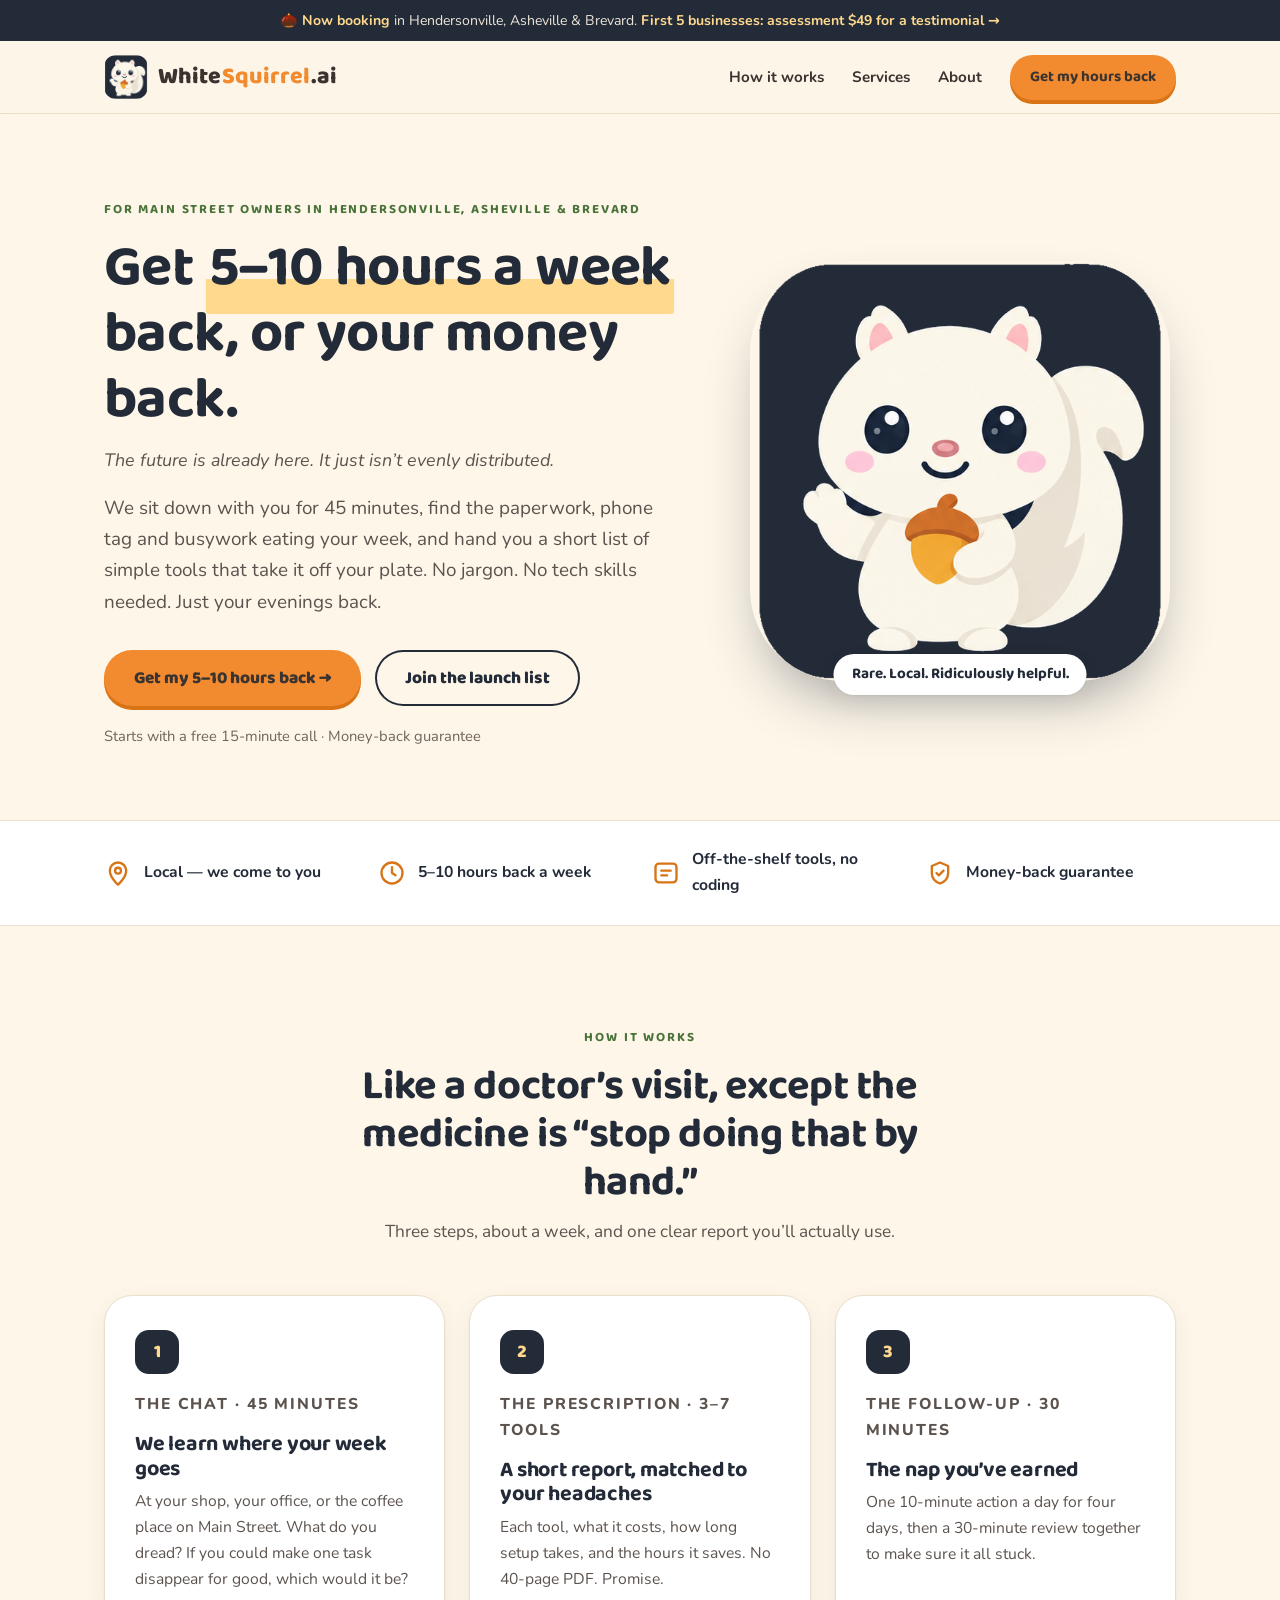
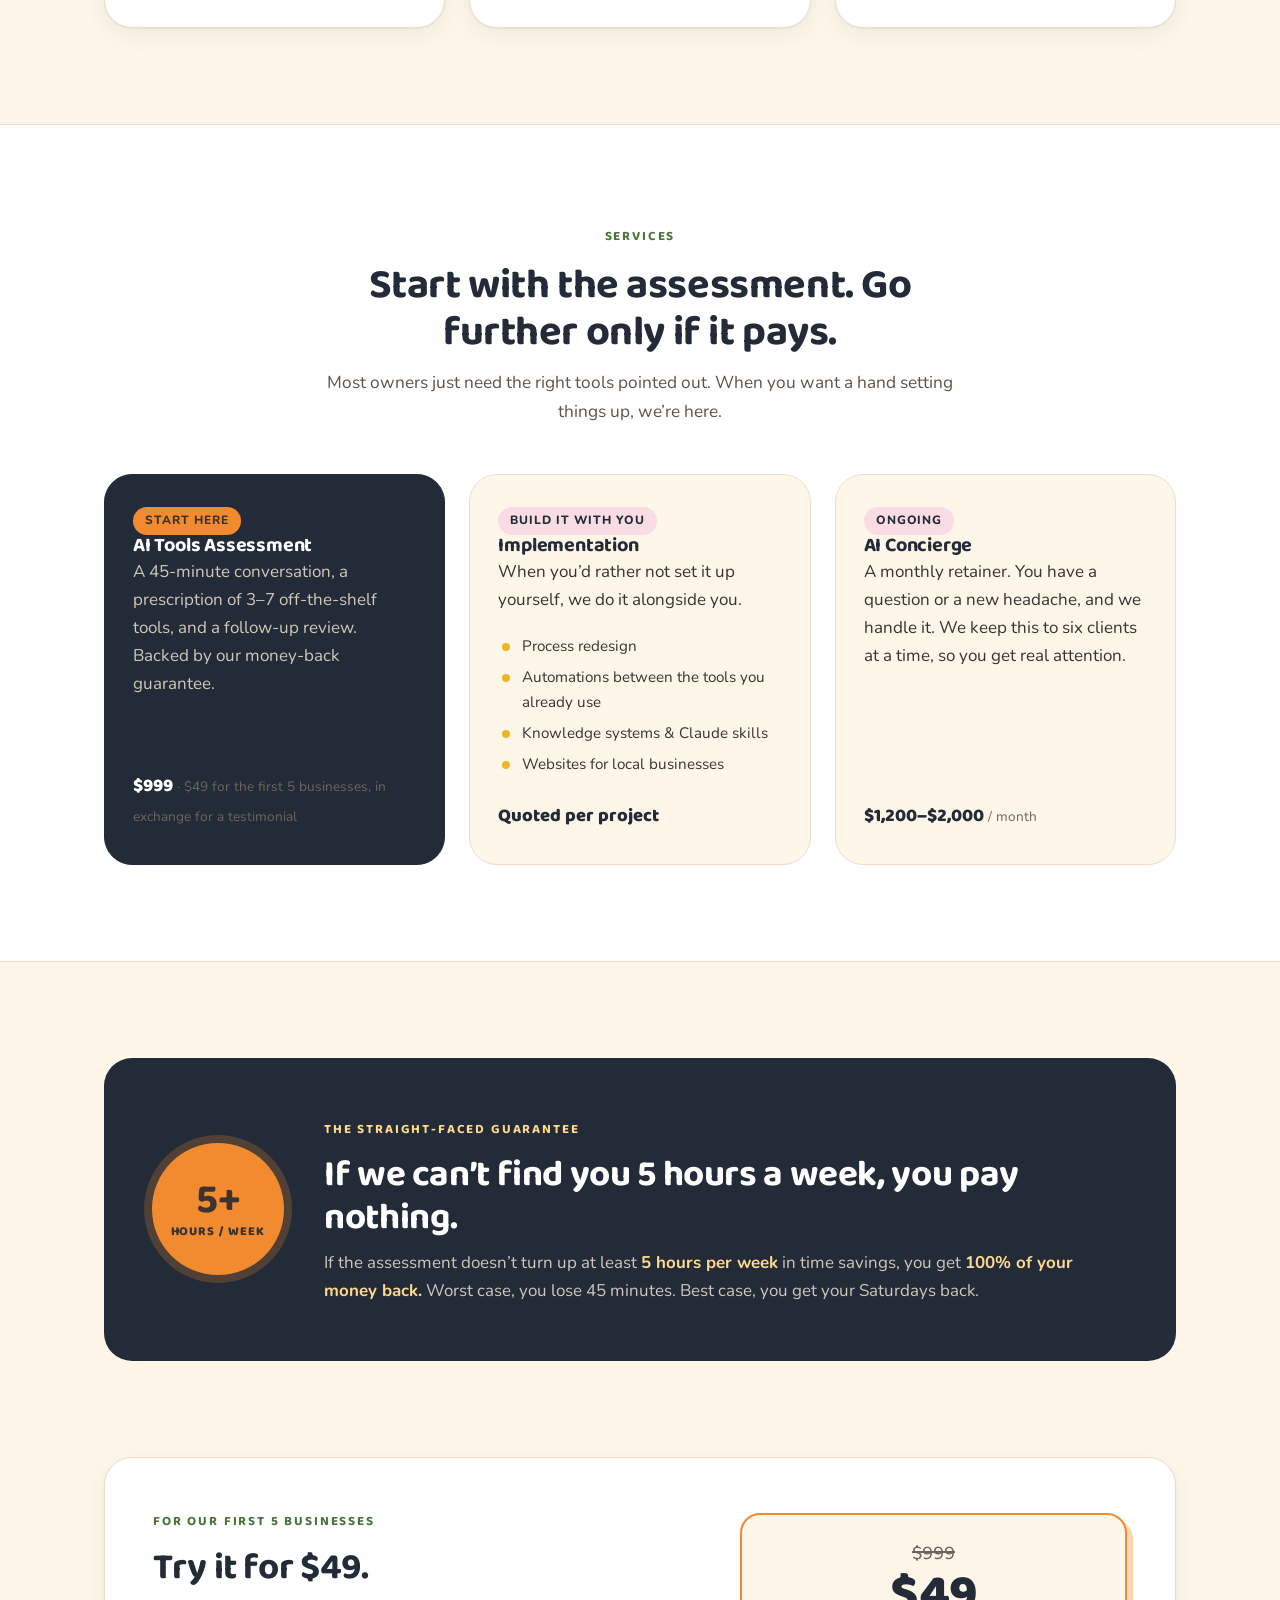
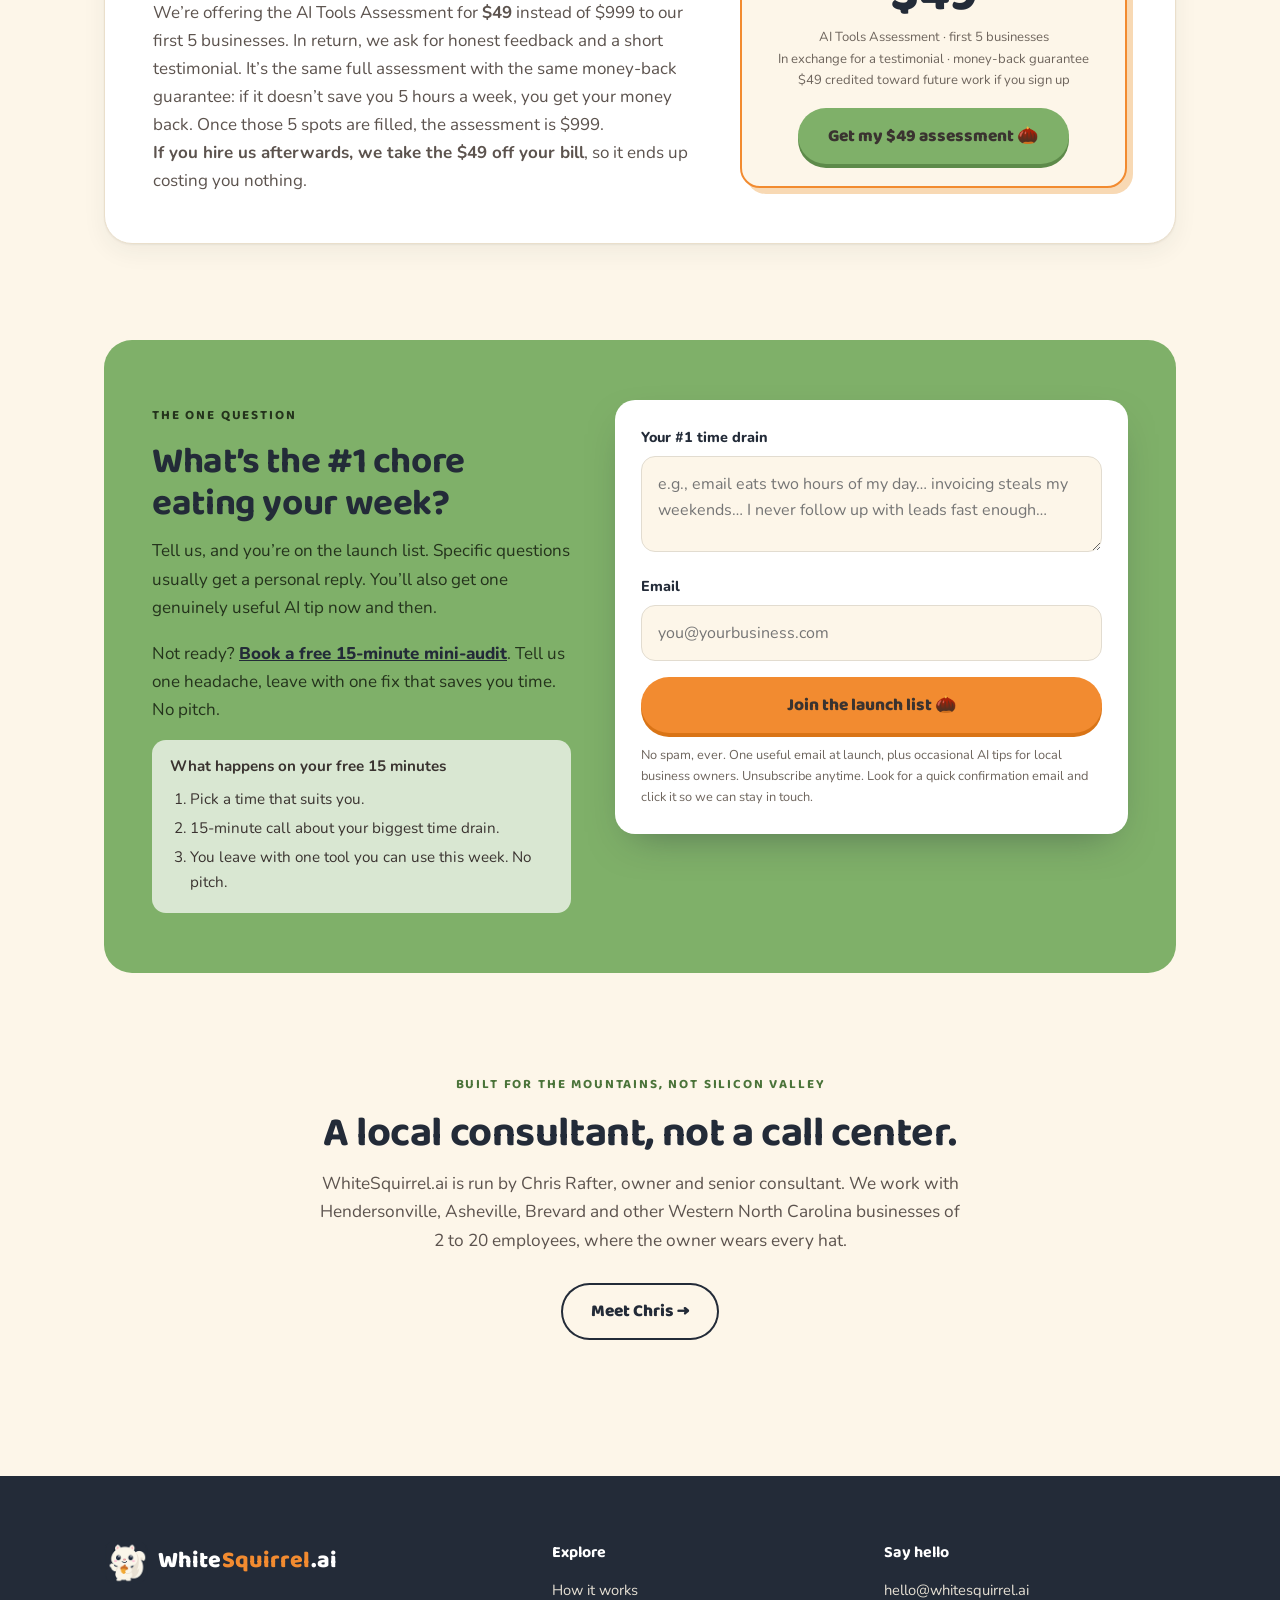
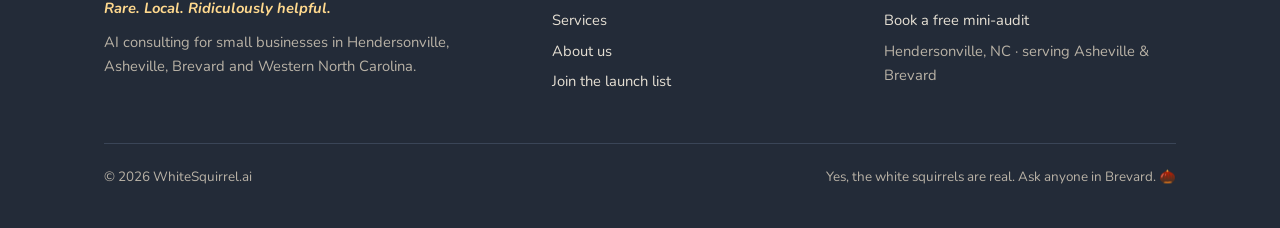
<file: index.html>
<!DOCTYPE html>
<html lang="en">
<head>
<meta charset="UTF-8">
<meta name="viewport" content="width=device-width, initial-scale=1.0">
<title>WhiteSquirrel.ai — AI Help for Hendersonville, Asheville &amp; Brevard Small Businesses</title>
<meta name="description" content="AI consulting for Hendersonville, Asheville, Brevard and Western North Carolina small businesses. A 45-minute conversation, a prescription of 3–7 off-the-shelf tools, and 5–10 hours a week back — or your money back.">
<meta property="og:title" content="WhiteSquirrel.ai — Rare. Local. Ridiculously helpful.">
<meta property="og:description" content="AI consulting for Western North Carolina small businesses. Get 5–10 hours a week back, or your money back.">
<meta property="og:image" content="https://whitesquirrel.ai/assets/brand/bright-eyes-mark.png">
<meta property="og:url" content="https://whitesquirrel.ai/">
<meta property="og:type" content="website">
<meta name="twitter:card" content="summary_large_image">
<meta name="twitter:title" content="WhiteSquirrel.ai — Rare. Local. Ridiculously helpful.">
<meta name="twitter:description" content="AI help for Hendersonville, Asheville &amp; Brevard small businesses. Get 5–10 hours a week back, or your money back.">
<meta name="twitter:image" content="https://whitesquirrel.ai/assets/brand/bright-eyes-mark.png">
<link rel="canonical" href="https://whitesquirrel.ai/">
<meta name="theme-color" content="#232B38">
<link rel="icon" href="assets/brand/favicon.ico" sizes="any">
<link rel="icon" type="image/png" href="assets/brand/bright-eyes-mark-96.png">
<link rel="apple-touch-icon" href="assets/brand/apple-touch-icon.png">
<link rel="preconnect" href="https://fonts.googleapis.com">
<link rel="preconnect" href="https://fonts.gstatic.com" crossorigin>
<link href="https://fonts.googleapis.com/css2?family=Baloo+2:wght@500;700;800&family=Nunito:ital,wght@0,400;0,700;0,800;1,400&display=swap" rel="stylesheet">
<link rel="stylesheet" href="assets/site.css">
<script type="application/ld+json">
{
  "@context": "https://schema.org",
  "@type": "ProfessionalService",
  "@id": "https://whitesquirrel.ai/#business",
  "name": "WhiteSquirrel.ai",
  "url": "https://whitesquirrel.ai/",
  "logo": "https://whitesquirrel.ai/assets/brand/bright-eyes-mark.png",
  "image": "https://whitesquirrel.ai/assets/brand/bright-eyes-mark.png",
  "description": "AI tools consulting for small businesses in Hendersonville, Asheville and Brevard, NC. Get 5–10 hours a week back, or your money back.",
  "email": "hello@whitesquirrel.ai",
  "areaServed": [
    {
      "@type": "City",
      "name": "Hendersonville",
      "containedInPlace": {
        "@type": "State",
        "name": "North Carolina"
      }
    },
    {
      "@type": "City",
      "name": "Asheville",
      "containedInPlace": {
        "@type": "State",
        "name": "North Carolina"
      }
    },
    {
      "@type": "City",
      "name": "Brevard",
      "containedInPlace": {
        "@type": "State",
        "name": "North Carolina"
      }
    }
  ],
  "founder": {
    "@type": "Person",
    "name": "Chris Rafter"
  },
  "makesOffer": [
    {
      "@type": "Offer",
      "name": "Free 15-minute AI mini-audit",
      "price": "0",
      "priceCurrency": "USD",
      "url": "https://cal.com/chrisrafter/free-15-minute-ai-mini-audit"
    },
    {
      "@type": "Offer",
      "name": "AI Tools Assessment: first 5 businesses (testimonial rate)",
      "price": "49",
      "priceCurrency": "USD",
      "description": "AI Tools Assessment for $49 for the first 5 businesses, in exchange for honest feedback and a testimonial. Covered by the money-back guarantee: a refund if it doesn't save you 5 hours a week. The $49 is credited toward future work if you sign up. After the first 5, the assessment is $999.",
      "eligibleQuantity": {
        "@type": "QuantitativeValue",
        "maxValue": 5
      }
    },
    {
      "@type": "Offer",
      "name": "AI Tools Assessment",
      "price": "999",
      "priceCurrency": "USD",
      "description": "Standard AI Tools Assessment price once the first 5 $49 spots are filled."
    }
  ]
}
</script>
</head>
<body>

<div class="announce">🌰 <strong>Now booking</strong> in Hendersonville, Asheville &amp; Brevard. <a href="#founding">First 5 businesses: assessment $49 for a testimonial →</a></div>

<nav class="nav" aria-label="Main">
  <div class="container">
    <a class="brand" href="./" aria-label="WhiteSquirrel.ai home">
      <img src="assets/brand/bright-eyes-mark-96.png" alt="">
      <span class="brand-name">White<span class="sq">Squirrel</span>.ai</span>
    </a>
    <ul class="nav-links">
      <li class="hide-sm"><a href="#how">How it works</a></li>
      <li class="hide-sm"><a href="#services">Services</a></li>
      <li class="hide-sm"><a href="about/">About</a></li>
      <li><a class="btn" href="https://cal.com/chrisrafter/free-15-minute-ai-mini-audit">Get my hours back</a></li>
    </ul>
  </div>
</nav>

<header class="hero">
  <div class="container">
    <div>
      <span class="eyebrow">For Main Street owners in Hendersonville, Asheville &amp; Brevard</span>
      <h1>Get <span class="hl">5–10 hours a week</span> back, or your money back.</h1>
      <p class="kicker">The future is already here. It just isn’t evenly distributed.</p>
      <p class="lead">We sit down with you for 45 minutes, find the paperwork, phone tag and busywork eating your week, and hand you a short list of simple tools that take it off your plate. No jargon. No tech skills needed. Just your evenings back.</p>
      <!-- LOCAL PROOF STUB (re-enable when a real testimonial exists): <p class="proof">"…" — Name, Business, Town</p> -->
      <div class="hero-ctas">
        <a class="btn" href="https://cal.com/chrisrafter/free-15-minute-ai-mini-audit">Get my 5–10 hours back →</a>
        <a class="btn ghost" href="#signup">Join the launch list</a>
      </div>
      <p class="hero-note">Starts with a free 15-minute call · Money-back guarantee</p>
    </div>
    <div class="hero-art">
      <img src="assets/brand/bright-eyes-mark.png" alt="The WhiteSquirrel.ai mascot: a white squirrel waving hello and holding a golden acorn">
      <span class="tag">Rare. Local. Ridiculously helpful.</span>
    </div>
  </div>
</header>

<div class="strip" aria-label="Why owners work with us">
  <div class="container">
    <ul>
      <li><svg viewBox="0 0 24 24" fill="none" stroke="currentColor" stroke-width="2" stroke-linecap="round" stroke-linejoin="round" aria-hidden="true"><path d="M12 22s7-6.2 7-12a7 7 0 1 0-14 0c0 5.8 7 12 7 12z"/><circle cx="12" cy="10" r="2.5"/></svg>Local — we come to you</li>
      <li><svg viewBox="0 0 24 24" fill="none" stroke="currentColor" stroke-width="2" stroke-linecap="round" stroke-linejoin="round" aria-hidden="true"><circle cx="12" cy="12" r="9"/><path d="M12 7v5l3 2"/></svg>5–10 hours back a week</li>
      <li><svg viewBox="0 0 24 24" fill="none" stroke="currentColor" stroke-width="2" stroke-linecap="round" stroke-linejoin="round" aria-hidden="true"><rect x="3" y="4" width="18" height="16" rx="3"/><path d="M8 10h8M8 14h5"/></svg>Off-the-shelf tools, no coding</li>
      <li><svg viewBox="0 0 24 24" fill="none" stroke="currentColor" stroke-width="2" stroke-linecap="round" stroke-linejoin="round" aria-hidden="true"><path d="M12 3l7 3v6c0 4.5-3 7.6-7 9-4-1.4-7-4.5-7-9V6l7-3z"/><path d="M9 12l2 2 4-4"/></svg>Money-back guarantee</li>
    </ul>
  </div>
</div>

<section id="how">
  <div class="container">
    <div class="section-head">
      <span class="eyebrow">How it works</span>
      <h2>Like a doctor’s visit, except the medicine is “stop doing that by hand.”</h2>
      <p>Three steps, about a week, and one clear report you’ll actually use.</p>
    </div>
    <div class="grid-3">
      <article class="card">
        <span class="num">1</span>
        <p class="step-kicker">The chat · 45 minutes</p>
        <h3>We learn where your week goes</h3>
        <p>At your shop, your office, or the coffee place on Main Street. What do you dread? If you could make one task disappear for good, which would it be?</p>
      </article>
      <article class="card">
        <span class="num">2</span>
        <p class="step-kicker">The prescription · 3–7 tools</p>
        <h3>A short report, matched to your headaches</h3>
        <p>Each tool, what it costs, how long setup takes, and the hours it saves. No 40-page PDF. Promise.</p>
      </article>
      <article class="card">
        <span class="num">3</span>
        <p class="step-kicker">The follow-up · 30 minutes</p>
        <h3>The nap you’ve earned</h3>
        <p>One 10-minute action a day for four days, then a 30-minute review together to make sure it all stuck.</p>
      </article>
    </div>
  </div>
</section>

<section class="services" id="services">
  <div class="container">
    <div class="section-head">
      <span class="eyebrow">Services</span>
      <h2>Start with the assessment. Go further only if it pays.</h2>
      <p>Most owners just need the right tools pointed out. When you want a hand setting things up, we’re here.</p>
    </div>
    <div class="grid-3">
      <article class="service featured">
        <span class="pill">Start here</span>
        <h3>AI Tools Assessment</h3>
        <p>A 45-minute conversation, a prescription of 3–7 off-the-shelf tools, and a follow-up review. Backed by our money-back guarantee.</p>
        <p class="price">$999 <small>· $49 for the first 5 businesses, in exchange for a testimonial</small></p>
      </article>
      <article class="service">
        <span class="pill">Build it with you</span>
        <h3>Implementation</h3>
        <p>When you’d rather not set it up yourself, we do it alongside you.</p>
        <ul>
          <li>Process redesign</li>
          <li>Automations between the tools you already use</li>
          <li>Knowledge systems &amp; Claude skills</li>
          <li>Websites for local businesses</li>
        </ul>
        <p class="price">Quoted per project</p>
      </article>
      <article class="service">
        <span class="pill">Ongoing</span>
        <h3>AI Concierge</h3>
        <p>A monthly retainer. You have a question or a new headache, and we handle it. We keep this to six clients at a time, so you get real attention.</p>
        <p class="price">$1,200–$2,000 <small>/ month</small></p>
      </article>
    </div>
  </div>
</section>

<section>
  <div class="container">
    <div class="guarantee">
      <div class="seal" aria-hidden="true"><b>5+</b><span>hours / week</span></div>
      <div>
        <span class="eyebrow" style="color:var(--highlight)">The Straight-Faced Guarantee</span>
        <h2>If we can’t find you 5 hours a week, you pay nothing.</h2>
        <p>If the assessment doesn’t turn up at least <strong>5 hours per week</strong> in time savings, you get <strong>100% of your money back.</strong> Worst case, you lose 45 minutes. Best case, you get your Saturdays back.</p>
      </div>
    </div>
  </div>
</section>

<section id="founding" style="padding-top:0">
  <div class="container">
    <div class="offer">
      <div>
        <span class="eyebrow">For our first 5 businesses</span>
        <h2>Try it for $49.</h2>
        <p>We’re offering the AI Tools Assessment for <strong>$49</strong> instead of $999 to our first 5 businesses. In return, we ask for honest feedback and a short testimonial. It’s the same full assessment with the same money-back guarantee: if it doesn’t save you 5 hours a week, you get your money back. Once those 5 spots are filled, the assessment is $999.</p>
        <p><strong>If you hire us afterwards, we take the $49 off your bill</strong>, so it ends up costing you nothing.</p>
      </div>
      <div class="pricebox">
        <div class="strike">$999</div>
        <div class="price">$49</div>
        <small>AI Tools Assessment · first 5 businesses<br>In exchange for a testimonial · money-back guarantee<br>$49 credited toward future work if you sign up</small>
        <a class="btn green" href="#signup">Get my $49 assessment 🌰</a>
      </div>
    </div>
  </div>
</section>

<section id="signup" style="padding-top:0">
  <div class="container">
    <div class="ask">
      <div>
        <span class="eyebrow" style="color:#24331C">The one question</span>
        <h2>What’s the #1 chore eating your week?</h2>
        <p>Tell us, and you’re on the launch list. Specific questions usually get a personal reply. You’ll also get one genuinely useful AI tip now and then.</p>
        <p style="margin-top:18px">Not ready? <a href="https://cal.com/chrisrafter/free-15-minute-ai-mini-audit" style="color:var(--navy);font-weight:800">Book a free 15-minute mini-audit</a>. Tell us one headache, leave with one fix that saves you time. No pitch.</p>
        <div class="next-steps" aria-label="What happens on your free 15 minutes">
          <strong>What happens on your free 15 minutes</strong>
          <ol><li>Pick a time that suits you.</li><li>15-minute call about your biggest time drain.</li><li>You leave with one tool you can use this week. No pitch.</li></ol>
        </div>
      </div>
      <div>
        <form id="leadForm" action="https://assets.mailerlite.com/jsonp/2588737/forms/196415399753942059/subscribe" method="POST">
          <label for="pain">Your #1 time drain</label>
          <textarea id="pain" name="fields[pain_point]" placeholder="e.g., email eats two hours of my day… invoicing steals my weekends… I never follow up with leads fast enough…" required></textarea>
          <label for="email">Email</label>
          <input id="email" type="email" name="fields[email]" placeholder="you@yourbusiness.com" required>
          <input type="hidden" name="ml-submit" value="1">
          <input type="hidden" name="anticsrf" value="true">
          <button class="btn" type="submit" id="submitBtn">Join the launch list 🌰</button>
          <p class="fine">No spam, ever. One useful email at launch, plus occasional AI tips for local business owners. Unsubscribe anytime. Look for a quick confirmation email and click it so we can stay in touch.</p>
        </form>
        <div class="success-msg" id="successMsg" role="status">🐿️ Got it. Check your inbox for a confirmation email to lock in your spot.</div>
      </div>
    </div>
  </div>
</section>

<section style="padding-top:0">
  <div class="container narrow">
    <div class="section-head" style="margin-bottom:28px">
      <span class="eyebrow">Built for the mountains, not Silicon Valley</span>
      <h2>A local consultant, not a call center.</h2>
      <p>WhiteSquirrel.ai is run by Chris Rafter, owner and senior consultant. We work with Hendersonville, Asheville, Brevard and other Western North Carolina businesses of 2 to 20 employees, where the owner wears every hat.</p>
    </div>
    <p class="center"><a class="btn ghost" href="about/">Meet Chris →</a></p>
  </div>
</section>

<footer>
  <div class="container">
    <div class="cols">
      <div>
        <a class="brand" href="./" style="margin-bottom:12px"><img src="assets/brand/bright-eyes-mark-96.png" alt=""><span class="brand-name">White<span class="sq">Squirrel</span>.ai</span></a>
        <p class="tagline">Rare. Local. Ridiculously helpful.</p>
        <p style="margin-top:10px">AI consulting for small businesses in Hendersonville, Asheville, Brevard and Western North Carolina.</p>
      </div>
      <div>
        <h4>Explore</h4>
        <ul>
          <li><a href="#how">How it works</a></li>
          <li><a href="#services">Services</a></li>
          <li><a href="about/">About us</a></li>
          <li><a href="#signup">Join the launch list</a></li>
        </ul>
      </div>
      <div>
        <h4>Say hello</h4>
        <ul>
          <li><a href="mailto:hello@whitesquirrel.ai">hello@whitesquirrel.ai</a></li>
          <li><a href="https://cal.com/chrisrafter/free-15-minute-ai-mini-audit">Book a free mini-audit</a></li>
          <li>Hendersonville, NC · serving Asheville &amp; Brevard</li>
        </ul>
      </div>
    </div>
    <div class="legal">
      <span>© 2026 WhiteSquirrel.ai</span>
      <span>Yes, the white squirrels are real. Ask anyone in Brevard. 🌰</span>
    </div>
  </div>
</footer>

<script>
document.getElementById('leadForm').addEventListener('submit', function(e){
  e.preventDefault();
  var form = this;
  var btn = document.getElementById('submitBtn');
  btn.disabled = true;
  btn.textContent = 'Joining…';
  fetch(form.action, { method: 'POST', body: new FormData(form) })
    .then(function(r){ return r.json(); })
    .then(function(data){
      if (data && data.success !== false) {
        form.style.display = 'none';
        document.getElementById('successMsg').style.display = 'block';
      } else { throw new Error('subscribe failed'); }
    })
    .catch(function(){
      btn.disabled = false;
      btn.textContent = 'Join the launch list 🌰';
      alert('Hmm, that didn\'t go through — mind trying again? Or email hello@whitesquirrel.ai and we\'ll add you.');
    });
});
</script>
<a class="sticky-book" href="https://cal.com/chrisrafter/free-15-minute-ai-mini-audit">Book my free 15-min mini-audit →</a>
</body>
</html>
</file>
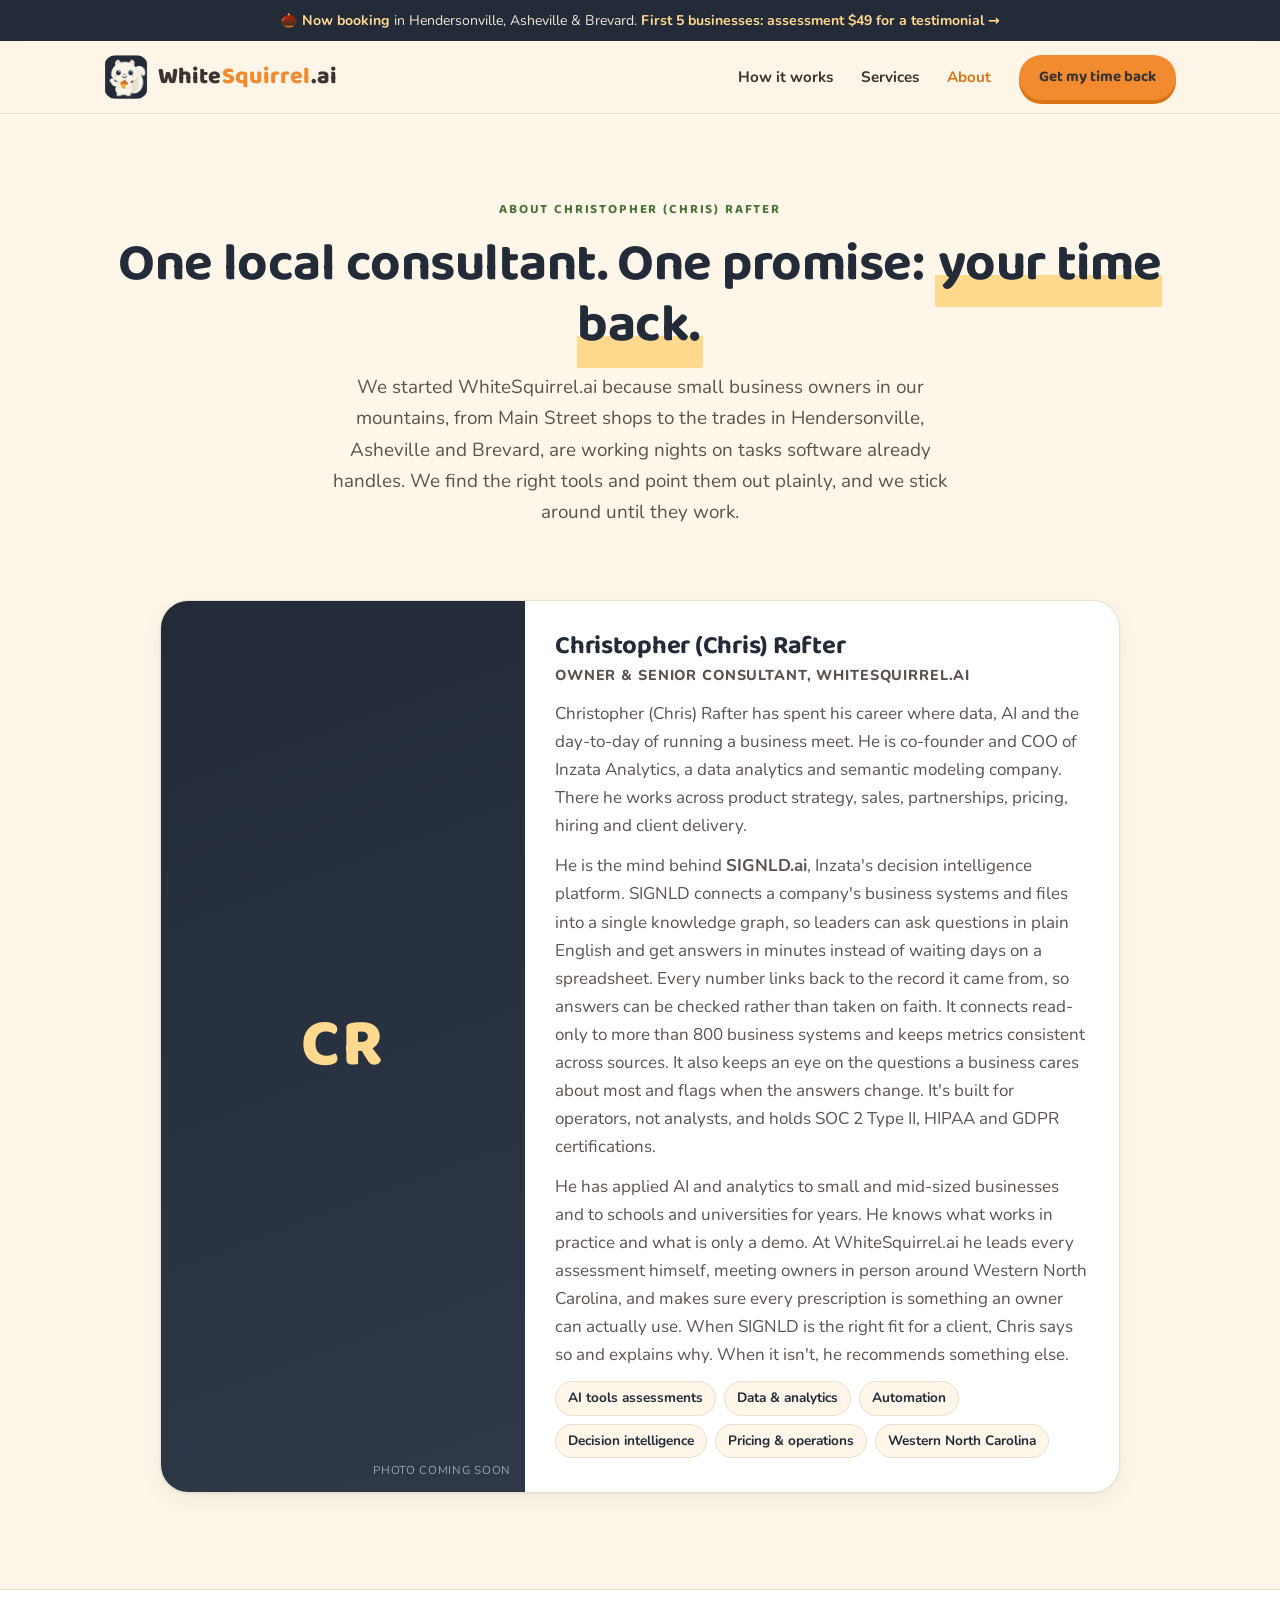
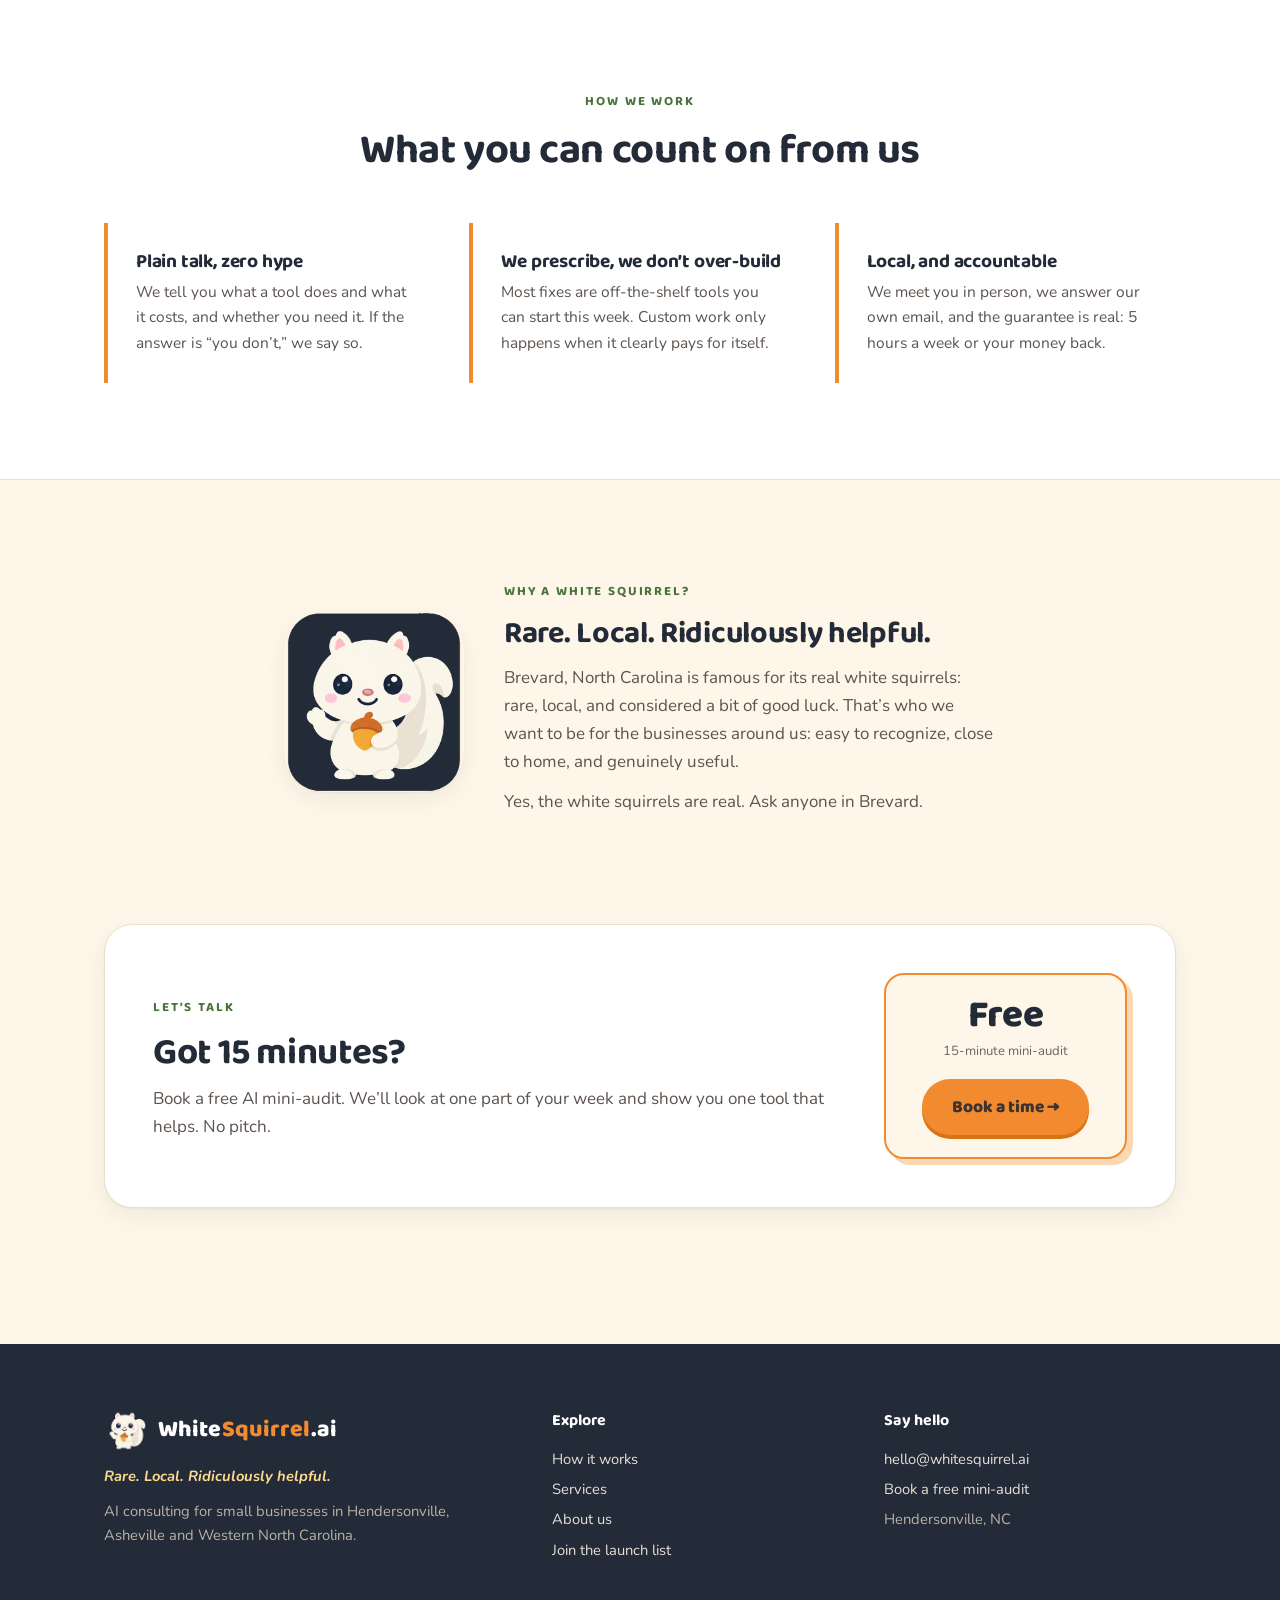
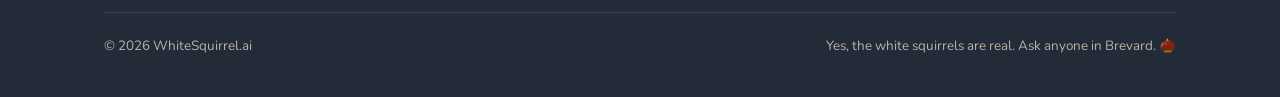
<file: about/index.html>
<!DOCTYPE html>
<html lang="en">
<head>
<meta charset="UTF-8">
<meta name="viewport" content="width=device-width, initial-scale=1.0">
<title>About Christopher (Chris) Rafter | WhiteSquirrel.ai, Western NC</title>
<meta name="description" content="Meet Christopher (Chris) Rafter, owner and senior consultant of WhiteSquirrel.ai, AI consulting for small businesses in Hendersonville, Asheville and Western North Carolina.">
<meta name="theme-color" content="#232B38">
<link rel="icon" href="../assets/brand/favicon.ico" sizes="any">
<link rel="icon" type="image/png" href="../assets/brand/bright-eyes-mark-96.png">
<link rel="apple-touch-icon" href="../assets/brand/apple-touch-icon.png">
<link rel="preconnect" href="https://fonts.googleapis.com">
<link rel="preconnect" href="https://fonts.gstatic.com" crossorigin>
<link href="https://fonts.googleapis.com/css2?family=Baloo+2:wght@500;700;800&family=Nunito:ital,wght@0,400;0,700;0,800;1,400&display=swap" rel="stylesheet">
<link rel="stylesheet" href="../assets/site.css">
<script type="application/ld+json">
{
  "@context": "https://schema.org",
  "@type": "Person",
  "@id": "https://whitesquirrel.ai/about/#chris",
  "name": "Christopher Rafter",
  "alternateName": "Chris Rafter",
  "jobTitle": "Owner & Senior Consultant",
  "url": "https://whitesquirrel.ai/about/",
  "worksFor": {
    "@type": "Organization",
    "@id": "https://whitesquirrel.ai/#business",
    "name": "WhiteSquirrel.ai",
    "url": "https://whitesquirrel.ai"
  },
  "address": {
    "@type": "PostalAddress",
    "addressLocality": "Hendersonville",
    "addressRegion": "NC",
    "addressCountry": "US"
  },
  "areaServed": [
    {"@type": "City", "name": "Hendersonville, NC"},
    {"@type": "AdministrativeArea", "name": "Western North Carolina"}
  ]
}
</script>
<!-- sameAs intentionally omitted: pending Chris's confirmed public profiles (e.g. LinkedIn). Add only confirmed URLs. -->
</head>
<body>

<div class="announce">🌰 <strong>Now booking</strong> in Hendersonville, Asheville &amp; Brevard. <a href="../#founding">First 5 businesses: assessment $49 for a testimonial →</a></div>

<nav class="nav" aria-label="Main">
  <div class="container">
    <a class="brand" href="../" aria-label="WhiteSquirrel.ai home">
      <img src="../assets/brand/bright-eyes-mark-96.png" alt="">
      <span class="brand-name">White<span class="sq">Squirrel</span>.ai</span>
    </a>
    <ul class="nav-links">
      <li class="hide-sm"><a href="../#how">How it works</a></li>
      <li class="hide-sm"><a href="../#services">Services</a></li>
      <li class="hide-sm"><a href="./" aria-current="page">About</a></li>
      <li><a class="btn" href="../#signup">Get my time back</a></li>
    </ul>
  </div>
</nav>

<header class="page-hero">
  <div class="container">
    <span class="eyebrow">About Christopher (Chris) Rafter</span>
    <h1>One local consultant. One promise: <span class="hl">your time back.</span></h1>
    <p class="lead">We started WhiteSquirrel.ai because small business owners in our mountains, from Main Street shops to the trades in Hendersonville, Asheville and Brevard, are working nights on tasks software already handles. We find the right tools and point them out plainly, and we stick around until they work.</p>
  </div>
</header>

<section style="padding-top:32px">
  <div class="container">
    <div class="owners solo">

      <article class="person" id="chris">
        <div class="portrait">
          <!-- Replace with a headshot: <img src="../assets/team/chris-rafter.jpg" alt="Christopher (Chris) Rafter"> -->
          <span class="mono" aria-hidden="true">CR</span>
          <span class="ph-note">Photo coming soon</span>
        </div>
        <div class="person-body">
          <h3>Christopher (Chris) Rafter</h3>
          <p class="role">Owner &amp; Senior Consultant, WhiteSquirrel.ai</p>
          <p>Christopher (Chris) Rafter has spent his career where data, AI and the day-to-day of running a business meet. He is co-founder and COO of Inzata Analytics, a data analytics and semantic modeling company. There he works across product strategy, sales, partnerships, pricing, hiring and client delivery.</p>
          <p>He is the mind behind <strong>SIGNLD.ai</strong>, Inzata's decision intelligence platform. SIGNLD connects a company's business systems and files into a single knowledge graph, so leaders can ask questions in plain English and get answers in minutes instead of waiting days on a spreadsheet. Every number links back to the record it came from, so answers can be checked rather than taken on faith. It connects read-only to more than 800 business systems and keeps metrics consistent across sources. It also keeps an eye on the questions a business cares about most and flags when the answers change. It's built for operators, not analysts, and holds SOC 2 Type II, HIPAA and GDPR certifications.</p>
          <p>He has applied AI and analytics to small and mid-sized businesses and to schools and universities for years. He knows what works in practice and what is only a demo. At WhiteSquirrel.ai he leads every assessment himself, meeting owners in person around Western North Carolina, and makes sure every prescription is something an owner can actually use. When SIGNLD is the right fit for a client, Chris says so and explains why. When it isn't, he recommends something else.</p>
          <ul class="focus" aria-label="Focus areas">
            <li>AI tools assessments</li>
            <li>Data &amp; analytics</li>
            <li>Automation</li>
            <li>Decision intelligence</li>
            <li>Pricing &amp; operations</li>
            <li>Western North Carolina</li>
          </ul>
        </div>
      </article>

    </div>
  </div>
</section>

<section class="services">
  <div class="container">
    <div class="section-head">
      <span class="eyebrow">How we work</span>
      <h2>What you can count on from us</h2>
    </div>
    <div class="values">
      <div class="value">
        <h3>Plain talk, zero hype</h3>
        <p>We tell you what a tool does and what it costs, and whether you need it. If the answer is “you don’t,” we say so.</p>
      </div>
      <div class="value">
        <h3>We prescribe, we don’t over-build</h3>
        <p>Most fixes are off-the-shelf tools you can start this week. Custom work only happens when it clearly pays for itself.</p>
      </div>
      <div class="value">
        <h3>Local, and accountable</h3>
        <p>We meet you in person, we answer our own email, and the guarantee is real: 5 hours a week or your money back.</p>
      </div>
    </div>
  </div>
</section>

<section>
  <div class="container narrow">
    <div class="story">
      <img src="../assets/brand/bright-eyes-mark.png" alt="The WhiteSquirrel.ai mascot waving">
      <div>
        <span class="eyebrow">Why a white squirrel?</span>
        <h2 style="font-size:1.9rem;margin-bottom:12px">Rare. Local. Ridiculously helpful.</h2>
        <p>Brevard, North Carolina is famous for its real white squirrels: rare, local, and considered a bit of good luck. That’s who we want to be for the businesses around us: easy to recognize, close to home, and genuinely useful.</p>
        <p>Yes, the white squirrels are real. Ask anyone in Brevard.</p>
      </div>
    </div>
  </div>
</section>

<section style="padding-top:0">
  <div class="container">
    <div class="offer">
      <div>
        <span class="eyebrow">Let’s talk</span>
        <h2>Got 15 minutes?</h2>
        <p>Book a free AI mini-audit. We’ll look at one part of your week and show you one tool that helps. No pitch.</p>
      </div>
      <div class="pricebox">
        <div class="price" style="font-size:2.4rem">Free</div>
        <small>15-minute mini-audit</small>
        <a class="btn" href="https://cal.com/chrisrafter/free-15-minute-ai-mini-audit">Book a time →</a>
      </div>
    </div>
  </div>
</section>

<footer>
  <div class="container">
    <div class="cols">
      <div>
        <a class="brand" href="../" style="margin-bottom:12px"><img src="../assets/brand/bright-eyes-mark-96.png" alt=""><span class="brand-name">White<span class="sq">Squirrel</span>.ai</span></a>
        <p class="tagline">Rare. Local. Ridiculously helpful.</p>
        <p style="margin-top:10px">AI consulting for small businesses in Hendersonville, Asheville and Western North Carolina.</p>
      </div>
      <div>
        <h4>Explore</h4>
        <ul>
          <li><a href="../#how">How it works</a></li>
          <li><a href="../#services">Services</a></li>
          <li><a href="./">About us</a></li>
          <li><a href="../#signup">Join the launch list</a></li>
        </ul>
      </div>
      <div>
        <h4>Say hello</h4>
        <ul>
          <li><a href="mailto:hello@whitesquirrel.ai">hello@whitesquirrel.ai</a></li>
          <li><a href="https://cal.com/chrisrafter/free-15-minute-ai-mini-audit">Book a free mini-audit</a></li>
          <li>Hendersonville, NC</li>
        </ul>
      </div>
    </div>
    <div class="legal">
      <span>© 2026 WhiteSquirrel.ai</span>
      <span>Yes, the white squirrels are real. Ask anyone in Brevard. 🌰</span>
    </div>
  </div>
</footer>
</body>
</html>
</file>
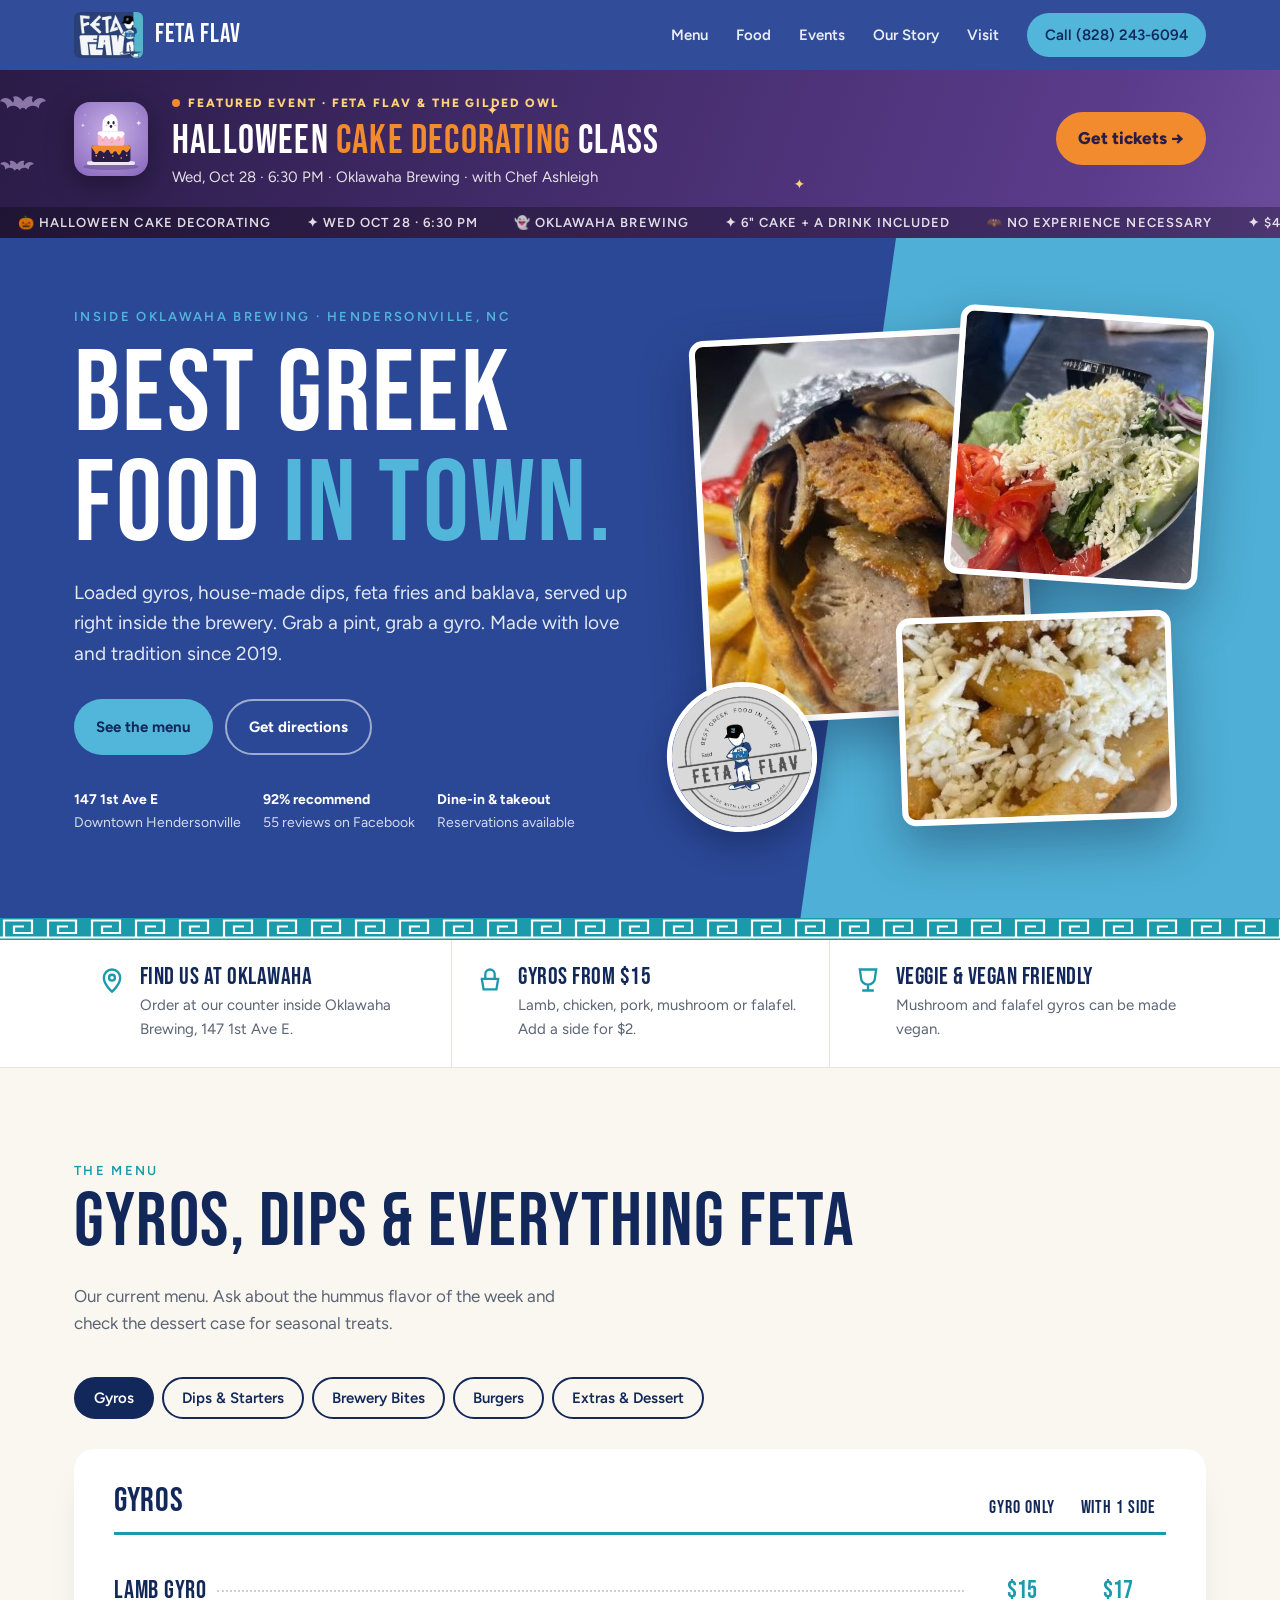
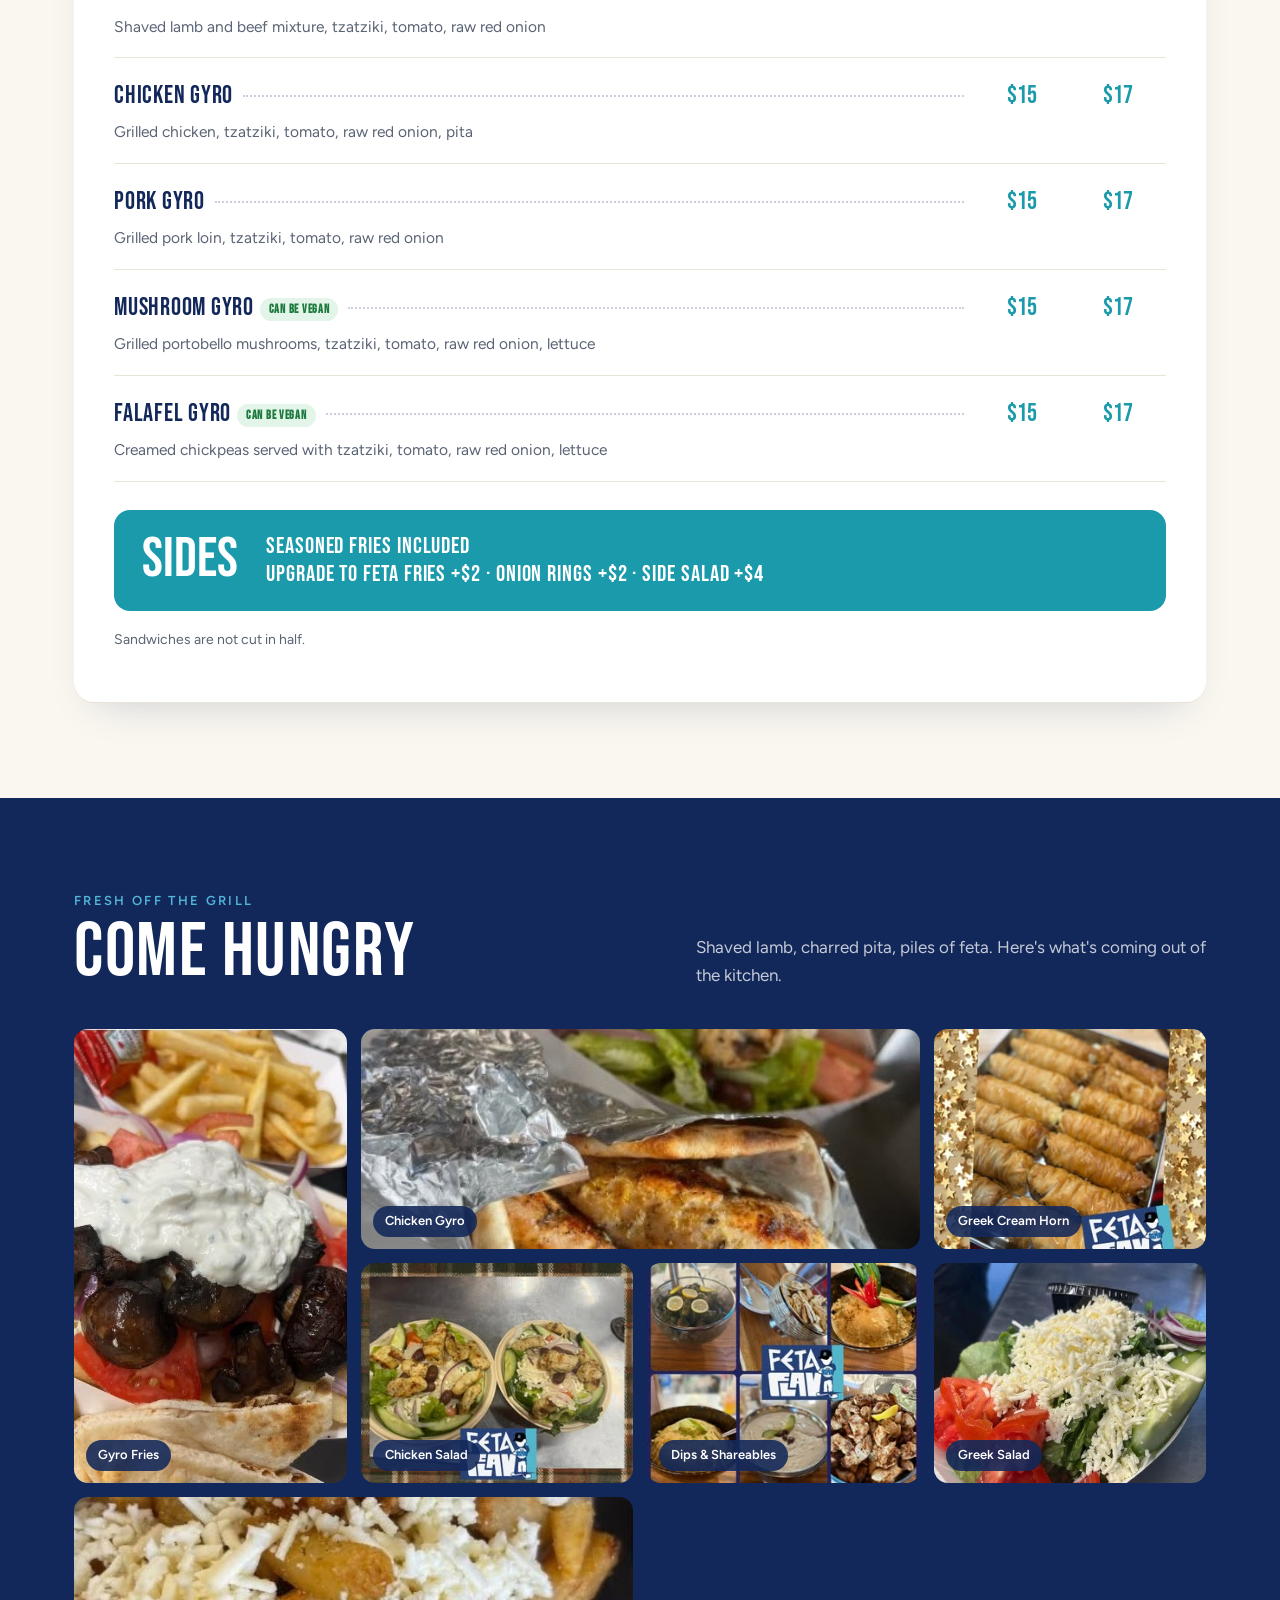
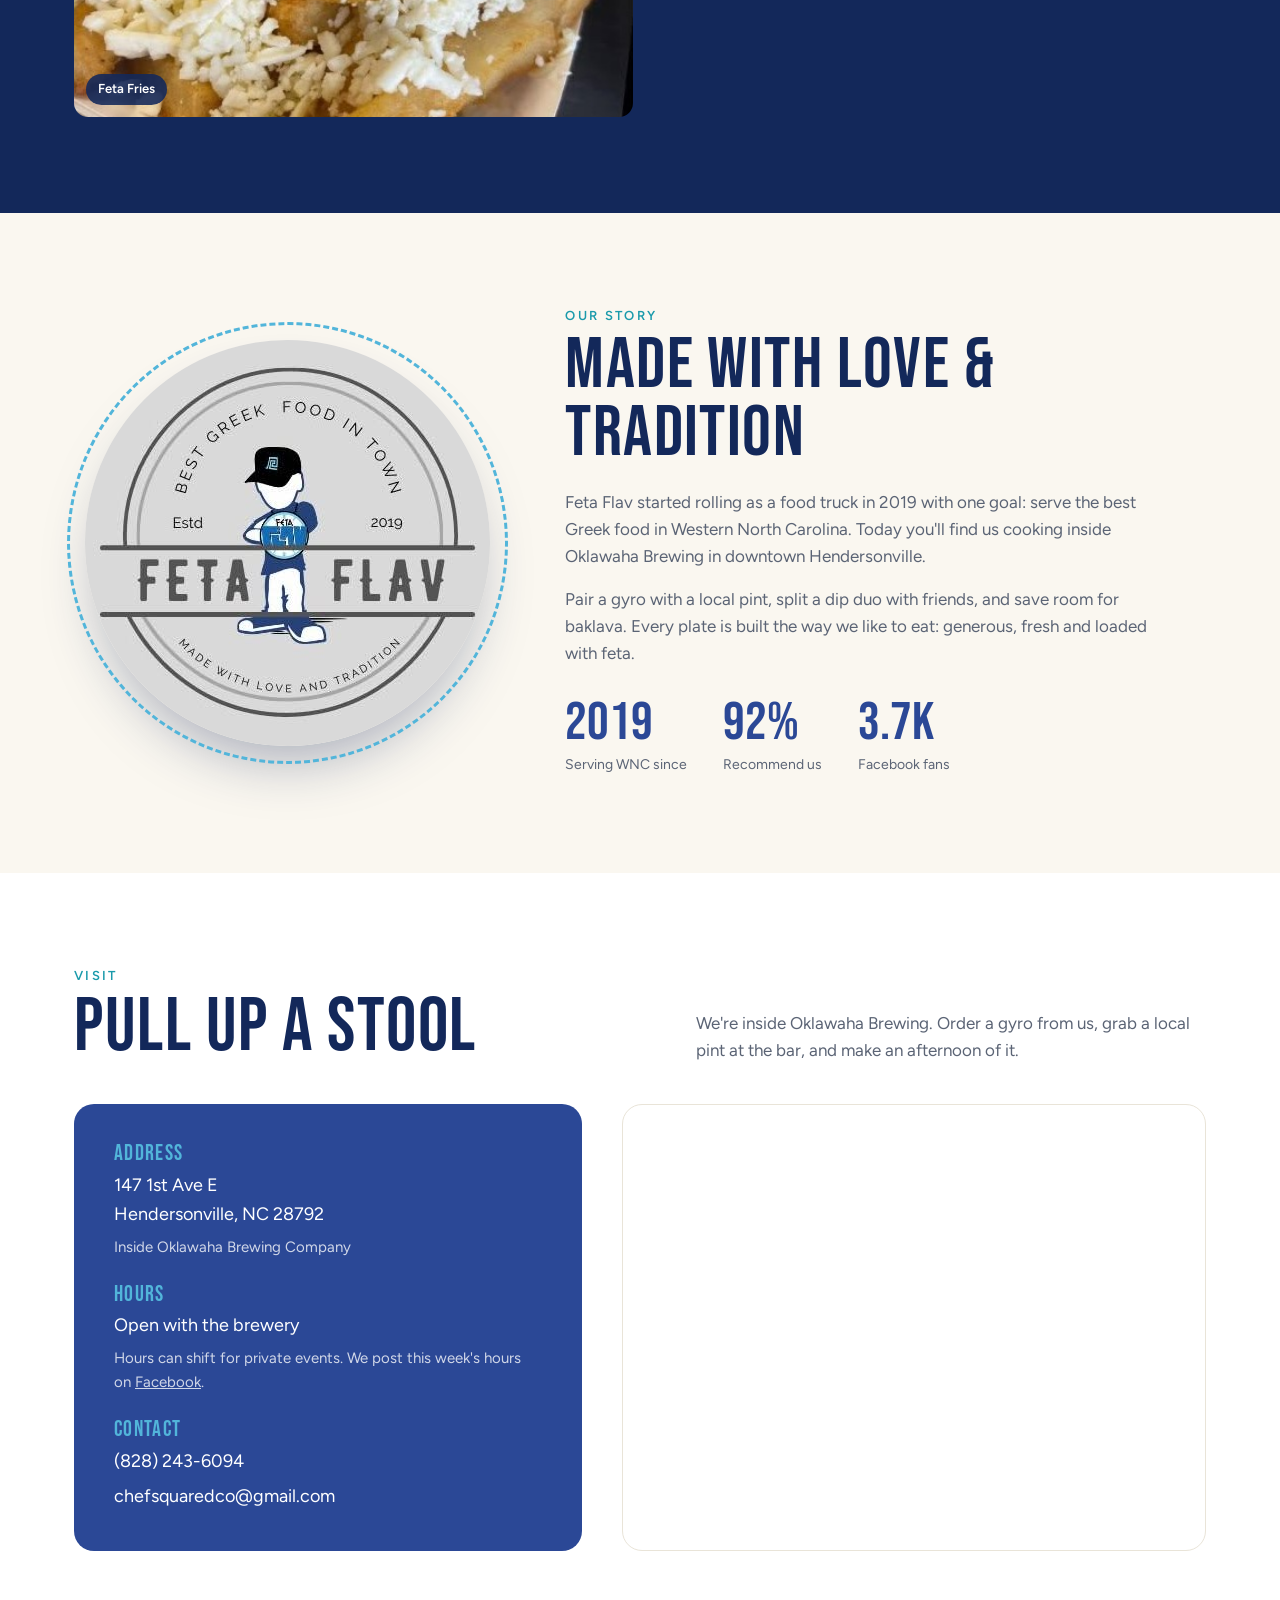
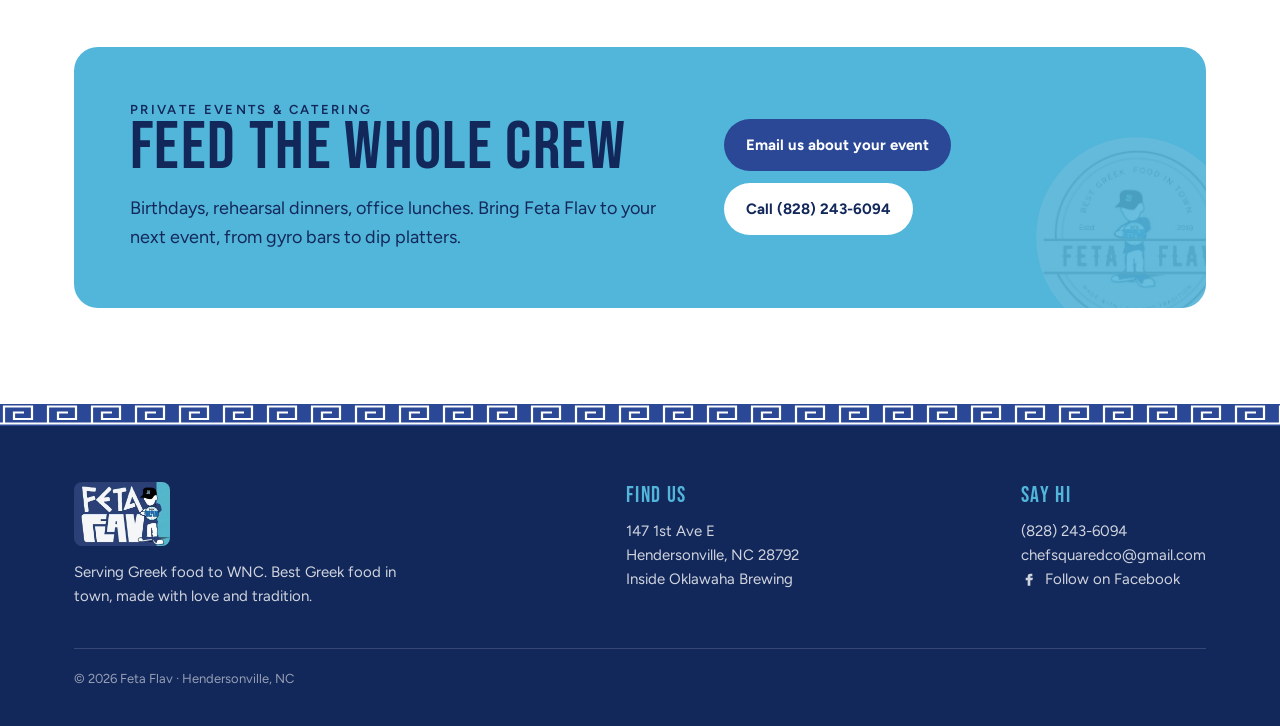
<file: fetaflav/index.html>
<!doctype html>
<html lang="en">
<head>
<meta charset="utf-8">
<meta name="viewport" content="width=device-width, initial-scale=1">
<meta name="robots" content="noindex, nofollow">
<title>Feta Flav | Greek Food in Hendersonville, NC</title>
<meta name="description" content="Feta Flav serves gyros, Greek dips, feta fries and more inside Oklawaha Brewing at 147 1st Ave E, Hendersonville, NC.">
<link rel="icon" href="assets/badge.jpg">
<link rel="preconnect" href="https://fonts.googleapis.com">
<link rel="preconnect" href="https://fonts.gstatic.com" crossorigin>
<link href="https://fonts.googleapis.com/css2?family=Bebas+Neue&family=Figtree:wght@400;500;600;700&display=swap" rel="stylesheet">
<style>
  :root{
    --navy:#2B4896;      /* logo field */
    --ink:#13285A;       /* menu headings */
    --sky:#52B5DA;       /* logo accent panel */
    --teal:#1A9AAB;      /* menu prices / rules */
    --feta:#FAF7F0;      /* page */
    --paper:#FFFFFF;
    --stone:#E9E4D8;
    --text:#1D2433;
    --muted:#5B6475;
    --radius:14px;
    --maxw:1180px;
  }
  *{box-sizing:border-box}
  html{scroll-behavior:smooth;overflow-x:clip}
  body{margin:0;background:var(--feta);color:var(--text);font:400 17px/1.6 "Figtree",system-ui,sans-serif;-webkit-font-smoothing:antialiased}
  img{max-width:100%;display:block}
  a{color:inherit}
  .wrap{max-width:var(--maxw);margin:0 auto;padding:0 24px}
  h1,h2,h3,.bebas{font-family:"Bebas Neue",Impact,sans-serif;font-weight:400;letter-spacing:.02em;line-height:.95;margin:0}
  .eyebrow{font:600 13px/1 "Figtree",sans-serif;letter-spacing:.18em;text-transform:uppercase}
  .btn{display:inline-flex;align-items:center;gap:8px;padding:14px 22px;border-radius:999px;font-weight:700;font-size:15px;text-decoration:none;transition:transform .15s ease, background .15s ease}
  .btn:hover{transform:translateY(-2px)}
  .btn-sky{background:var(--sky);color:var(--ink)}
  .btn-sky:hover{background:#6cc3e3}
  .btn-ghost{border:2px solid rgba(255,255,255,.55);color:#fff}
  .btn-ghost:hover{background:rgba(255,255,255,.1)}
  .btn-navy{background:var(--navy);color:#fff}
  .btn-navy:hover{background:var(--ink)}

  /* Greek key strip */
  .meander{height:22px;background-color:var(--teal);
    background-image:url("data:image/svg+xml,%3Csvg xmlns='http://www.w3.org/2000/svg' width='44' height='22' viewBox='0 0 44 22'%3E%3Cpath d='M0 19.5H44M4 19.5V2.5H32V15H14V8.5H24' fill='none' stroke='%23ffffff' stroke-width='2.2'/%3E%3C/svg%3E");
    background-repeat:repeat-x;background-size:44px 22px}
  .meander.navy{background-color:var(--navy)}

  /* Nav */
  header.nav{position:sticky;top:0;z-index:50;background:rgba(43,72,150,.97);backdrop-filter:saturate(1.2) blur(6px);color:#fff}
  .nav-in{display:flex;align-items:center;justify-content:space-between;height:70px;gap:16px}
  .brand{display:flex;align-items:center;gap:12px;text-decoration:none}
  .brand img{height:46px;width:auto;border-radius:6px}
  .brand span{font-family:"Bebas Neue";font-size:26px;letter-spacing:.04em}
  .nav-links{display:flex;gap:28px;align-items:center}
  .nav-links a{text-decoration:none;font-weight:600;font-size:15px;opacity:.9}
  .nav-links a:hover{opacity:1;color:var(--sky)}
  .nav-links .btn{padding:10px 18px;opacity:1}
  .nav-links .btn:hover{color:var(--ink)}
  .menu-toggle{display:none;background:none;border:0;color:#fff;font-size:28px;cursor:pointer;padding:6px}

  /* Hero */
  .hero{background:var(--navy);color:#fff;position:relative;overflow:hidden}
  .hero::after{content:"";position:absolute;right:-8%;top:0;bottom:0;width:38%;background:var(--sky);transform:skewX(-8deg);transform-origin:top;opacity:.95}
  .hero-in{position:relative;z-index:1;display:grid;grid-template-columns:1.05fr 1fr;gap:48px;align-items:center;padding:72px 24px 84px}
  .hero .eyebrow{color:var(--sky)}
  .hero h1{font-size:clamp(64px,9vw,120px);margin:18px 0 18px}
  .hero h1 em{font-style:normal;color:var(--sky)}
  .hero p.lede{font-size:19px;max-width:30em;color:rgba(255,255,255,.88);margin:0 0 30px}
  .hero-ctas{display:flex;flex-wrap:wrap;gap:12px}
  .hero-meta{display:flex;flex-wrap:wrap;gap:22px;margin-top:34px;font-size:14px;color:rgba(255,255,255,.8)}
  .hero-meta b{color:#fff;font-weight:700}
  .stack{position:relative;height:520px}
  .stack figure{position:absolute;margin:0;border-radius:var(--radius);overflow:hidden;box-shadow:0 22px 50px rgba(8,18,48,.35);border:6px solid #fff;background:#fff}
  .stack img{width:100%;height:100%;object-fit:cover}
  .stack .a{width:62%;height:74%;left:4%;top:4%;transform:rotate(-3deg)}
  .stack .b{width:48%;height:52%;right:0;top:0;transform:rotate(4deg)}
  .stack .c{width:52%;height:40%;right:6%;bottom:2%;transform:rotate(-2deg)}
  .stamp{position:absolute;left:-2%;bottom:0;width:150px;height:150px;border-radius:50%;overflow:hidden;border:5px solid #fff;box-shadow:0 14px 30px rgba(8,18,48,.35);z-index:3;transform:rotate(-8deg)}

  /* Info strip */
  .strip{background:var(--paper);border-bottom:1px solid var(--stone)}
  .strip-in{display:grid;grid-template-columns:repeat(3,1fr);gap:0}
  .strip-item{padding:26px 24px;display:flex;gap:14px;align-items:flex-start}
  .strip-item + .strip-item{border-left:1px solid var(--stone)}
  .strip-item svg{flex:none;color:var(--teal)}
  .strip-item h3{font-size:24px;color:var(--ink)}
  .strip-item p{margin:4px 0 0;color:var(--muted);font-size:15px}

  section{padding:96px 0;scroll-margin-top:70px}
  .pc{display:inline-block;width:96px;text-align:center}
  .sec-head{display:flex;justify-content:space-between;align-items:flex-end;gap:24px;margin-bottom:40px;flex-wrap:wrap}
  .sec-head .eyebrow{color:var(--teal)}
  .sec-head h2{font-size:clamp(48px,6vw,76px);color:var(--ink);margin-top:10px}
  .sec-head p{max-width:30em;color:var(--muted);margin:0}

  /* Menu */
  #menu{background:var(--feta)}
  .tabs{display:flex;gap:8px;flex-wrap:wrap;margin-bottom:30px}
  .tab{font:600 15px "Figtree",sans-serif;padding:10px 18px;border-radius:999px;border:2px solid var(--ink);background:transparent;color:var(--ink);cursor:pointer}
  .tab[aria-selected="true"]{background:var(--ink);color:#fff}
  .menu-card{background:var(--paper);border-radius:20px;padding:36px 40px;box-shadow:0 1px 0 var(--stone),0 20px 40px -24px rgba(19,40,90,.25)}
  .menu-note{display:flex;justify-content:space-between;gap:16px;flex-wrap:wrap;margin:0 0 18px;padding-bottom:14px;border-bottom:3px solid var(--teal)}
  .menu-note h3{font-size:34px;color:var(--ink)}
  .menu-note .cols{display:flex;gap:0;text-align:center;font:400 18px "Bebas Neue";color:var(--ink);letter-spacing:.05em;align-self:flex-end}
  .items{display:grid;grid-template-columns:1fr 1fr;column-gap:56px}
  .items.single{grid-template-columns:1fr}
  .item{padding:18px 0;border-bottom:1px solid var(--stone)}
  .item-top{display:flex;align-items:baseline;gap:10px}
  .item-name{font-family:"Bebas Neue";font-size:25px;color:var(--ink);letter-spacing:.03em}
  .item-name small{font-size:18px;color:var(--muted);margin-left:6px}
  .dots{flex:1;border-bottom:2px dotted #c9cfdb;transform:translateY(-6px)}
  .price{font-family:"Bebas Neue";font-size:25px;color:var(--teal);white-space:nowrap}
  .item p{margin:4px 0 0;color:var(--muted);font-size:15.5px}
  .tag{display:inline-block;font-size:12px;font-weight:700;letter-spacing:.06em;text-transform:uppercase;color:#1c7a3e;background:#e3f4e8;border-radius:999px;padding:2px 9px;margin-left:6px;vertical-align:2px}
  .sides-band{margin-top:28px;background:var(--teal);color:#fff;border-radius:16px;padding:22px 28px;display:flex;gap:28px;align-items:center;flex-wrap:wrap}
  .sides-band h4{font:400 56px/1 "Bebas Neue";margin:0}
  .sides-band p{margin:0;font-family:"Bebas Neue";font-size:23px;letter-spacing:.04em;line-height:1.25}
  .fine{margin-top:18px;color:var(--muted);font-size:14px}

  /* Gallery */
  #gallery{background:var(--ink);color:#fff}
  #gallery .sec-head h2{color:#fff}
  #gallery .sec-head p{color:rgba(255,255,255,.75)}
  #gallery .sec-head .eyebrow{color:var(--sky)}
  .grid{display:grid;grid-template-columns:repeat(4,1fr);grid-auto-rows:220px;gap:14px;grid-auto-flow:dense}
  .grid figure{margin:0;border-radius:var(--radius);overflow:hidden;position:relative;background:#0c1a3d}
  .grid img{width:100%;height:100%;object-fit:cover;transition:transform .5s ease}
  .grid figure:hover img{transform:scale(1.05)}
  .grid figcaption{position:absolute;left:12px;bottom:12px;background:rgba(19,40,90,.88);padding:5px 12px;border-radius:999px;font-size:13px;font-weight:600}
  .g-tall{grid-row:span 2}
  .g-wide{grid-column:span 2}

  /* Story */
  .story{display:grid;grid-template-columns:.8fr 1.2fr;gap:64px;align-items:center}
  .badge-wrap{position:relative;max-width:420px;margin:0 auto}
  .badge-wrap img{border-radius:50%;box-shadow:0 30px 60px -20px rgba(19,40,90,.4)}
  .badge-wrap::before{content:"";position:absolute;inset:-18px;border-radius:50%;border:3px dashed var(--sky)}
  .story .eyebrow{color:var(--teal)}
  .story h2{font-size:clamp(48px,6vw,72px);color:var(--ink);margin:10px 0 20px}
  .story p{color:var(--muted);margin:0 0 16px;max-width:36em}
  .stats{display:flex;gap:36px;margin-top:28px;flex-wrap:wrap}
  .stat b{display:block;font:400 54px/1 "Bebas Neue";color:var(--navy)}
  .stat span{font-size:14px;color:var(--muted)}

  /* Visit */
  #visit{background:var(--paper)}
  .visit{display:grid;grid-template-columns:1fr 1.15fr;gap:40px;align-items:stretch}
  .visit-card{background:var(--navy);color:#fff;border-radius:20px;padding:40px;display:flex;flex-direction:column;gap:26px}
  .visit-card h3{font-size:22px;color:var(--sky);letter-spacing:.06em}
  .visit-card p{margin:6px 0 0;font-size:18px}
  .visit-card a{text-decoration:none}
  .visit-card a:hover{text-decoration:underline}
  .visit-card .note{font-size:15px;color:rgba(255,255,255,.78)}
  .map{border-radius:20px;overflow:hidden;min-height:420px;border:1px solid var(--stone)}
  .map iframe{width:100%;height:100%;min-height:420px;border:0;display:block}

  /* Events */
  .events{background:var(--sky);color:var(--ink);border-radius:24px;padding:56px;display:grid;grid-template-columns:1.3fr 1fr;gap:40px;align-items:center;position:relative;overflow:hidden}
  .events h2{font-size:clamp(44px,5.5vw,68px)}
  .events p{margin:14px 0 0;font-size:18px;max-width:30em}
  .events .actions{display:flex;flex-direction:column;gap:12px;align-items:flex-start}
  .events img{position:absolute;right:-30px;bottom:-30px;width:200px;opacity:.12;border-radius:50%}

  footer{background:var(--ink);color:rgba(255,255,255,.8);padding:56px 0 36px;font-size:15px}
  .foot{display:flex;justify-content:space-between;gap:32px;flex-wrap:wrap;align-items:flex-start}
  .foot img{height:64px;border-radius:8px}
  .foot h4{font:400 22px "Bebas Neue";letter-spacing:.06em;color:var(--sky);margin:0 0 10px}
  .foot a{text-decoration:none}
  .foot a:hover{color:#fff}
  .social{display:inline-flex;align-items:center;gap:8px}
  .legal{margin-top:40px;padding-top:20px;border-top:1px solid rgba(255,255,255,.15);font-size:13px;color:rgba(255,255,255,.55)}


  /* Featured event banner (Halloween class) */
  .ev-banner{position:relative;overflow:hidden;color:#fff;text-decoration:none;display:block;
    background:linear-gradient(110deg,#2A1B47 0%,#5B3C8C 35%,#8C6CC0 55%,#5B3C8C 75%,#2A1B47 100%);background-size:250% 100%;animation:evShift 10s ease-in-out infinite}
  @keyframes evShift{0%,100%{background-position:0% 50%}50%{background-position:100% 50%}}
  .ev-banner .wrap{position:relative;z-index:2;display:grid;grid-template-columns:auto 1fr auto;gap:24px;align-items:center;padding-top:18px;padding-bottom:18px}
  .ev-ghost{width:74px;height:74px;animation:evBob 3.2s ease-in-out infinite;filter:drop-shadow(0 8px 14px rgba(0,0,0,.35))}
  @keyframes evBob{0%,100%{transform:translateY(2px) rotate(-4deg)}50%{transform:translateY(-8px) rotate(4deg)}}
  .ev-kicker{display:inline-flex;align-items:center;gap:8px;font:800 12px/1 "Figtree";letter-spacing:.16em;text-transform:uppercase;color:#FFD27A}
  .ev-kicker i{width:8px;height:8px;border-radius:50%;background:#F28A2E;box-shadow:0 0 0 0 rgba(242,138,46,.7);animation:evPing 1.6s ease-out infinite}
  @keyframes evPing{to{box-shadow:0 0 0 10px rgba(242,138,46,0)}}
  .ev-title{font:400 clamp(28px,3.4vw,40px)/1 "Bebas Neue";letter-spacing:.03em;margin:6px 0 4px}
  .ev-title em{font-style:normal;color:#F28A2E}
  .ev-meta{font-size:15px;color:rgba(255,255,255,.85)}
  .ev-cta{display:inline-flex;align-items:center;gap:8px;background:#F28A2E;color:#2A1B47;font-weight:800;border-radius:999px;padding:13px 22px;white-space:nowrap;animation:evPulse 2.4s ease-in-out infinite}
  .ev-banner:hover .ev-cta{background:#ff9d47}
  @keyframes evPulse{0%,100%{box-shadow:0 0 0 0 rgba(242,138,46,.55)}60%{box-shadow:0 0 0 12px rgba(242,138,46,0)}}
  .ev-bat{position:absolute;z-index:1;width:46px;color:#C9B2E6;opacity:.6;animation:evFlap .45s ease-in-out infinite alternate,evFly 16s linear infinite}
  @keyframes evFlap{to{transform:scaleY(.5)}}
  @keyframes evFly{from{left:-60px}to{left:105%}}
  .ev-sparkle{position:absolute;z-index:1;color:#FFD27A;font-size:14px;animation:evTw 2.4s ease-in-out infinite}
  @keyframes evTw{0%,100%{opacity:.2;transform:scale(.7)}50%{opacity:1;transform:scale(1.1)}}
  .ev-ticker{position:relative;z-index:2;background:rgba(0,0,0,.28);overflow:hidden;white-space:nowrap;font:600 13px/1 "Figtree";letter-spacing:.08em;text-transform:uppercase;color:rgba(255,255,255,.85)}
  .ev-ticker div{display:inline-block;padding:9px 0;animation:evTick 28s linear infinite}
  .ev-ticker span{margin:0 18px}
  @keyframes evTick{to{transform:translateX(-50%)}}
  @media (max-width:760px){.ev-banner .wrap{grid-template-columns:auto 1fr;gap:14px}.ev-ghost{width:54px;height:54px}.ev-cta{grid-column:1/-1;justify-content:center}.ev-meta{font-size:14px}}
  @media (prefers-reduced-motion:reduce){.ev-banner,.ev-ghost,.ev-cta,.ev-bat,.ev-sparkle,.ev-ticker div,.ev-kicker i{animation:none!important}.ev-bat{display:none}}

  /* Responsive */
  @media (max-width:980px){
    .hero-in{grid-template-columns:1fr;padding:56px 24px 64px}
    .hero::after{width:60%;right:-30%;opacity:.35}
    .stack{height:420px;max-width:560px}
    .items{grid-template-columns:1fr}
    .story,.visit,.events{grid-template-columns:1fr}
    .grid{grid-template-columns:repeat(2,1fr)}
  }
  @media (max-width:760px){
    body{font-size:16px}
    .wrap{padding:0 16px}
    .hero-in{padding:44px 16px 56px}
    .nav-links{display:none;position:absolute;top:70px;left:0;right:0;background:var(--navy);flex-direction:column;align-items:flex-start;padding:16px 16px 22px;gap:16px;border-top:1px solid rgba(255,255,255,.12)}
    .nav-links.open{display:flex}
    .menu-toggle{display:block}
    .brand span{display:none}
    .stack{height:340px}
    .stamp{width:104px;height:104px}
    .strip-in{grid-template-columns:1fr}
    .strip-item + .strip-item{border-left:0;border-top:1px solid var(--stone)}
    section{padding:64px 0}
    .menu-card{padding:24px 18px}
    .menu-note .cols{gap:14px;font-size:15px}
    .pc{width:70px}
    .item-name,.price{font-size:22px}
    .grid{grid-auto-rows:160px;gap:10px}
    .events{padding:36px 22px}
    .visit-card{padding:28px 22px}
    .sides-band h4{font-size:44px}
  }
  @media (prefers-reduced-motion:reduce){*{transition:none!important;scroll-behavior:auto!important}}
</style>
</head>
<body>

<header class="nav">
  <div class="wrap nav-in">
    <a class="brand" href="#top" aria-label="Feta Flav home">
      <img src="assets/logo-wordmark.jpg" alt="Feta Flav logo">
      <span>Feta Flav</span>
    </a>
    <button class="menu-toggle" aria-label="Open menu" aria-expanded="false">&#9776;</button>
    <nav class="nav-links" aria-label="Main">
      <a href="#menu">Menu</a>
      <a href="#gallery">Food</a>
      <a href="events/">Events</a>
      <a href="#story">Our Story</a>
      <a href="#visit">Visit</a>
      <a class="btn btn-sky" href="tel:+18282436094">Call (828) 243-6094</a>
    </nav>
  </div>
</header>

<a class="ev-banner" href="events/halloween-cake-decorating.html" aria-label="Featured event: Halloween Cake Decorating Class, Wednesday October 28 at 6:30 PM. See details and get tickets.">
  <span class="ev-bat" style="top:14%;animation-delay:0s,-3s" aria-hidden="true"><svg viewBox="0 0 64 32" fill="currentColor"><path d="M32 10c-4-6-10-8-14-6 2 2 2 6 0 8-6-8-14-8-18-2 6 0 10 4 10 10 6-6 14-4 18 2 1-2 2-3 4-3s3 1 4 3c4-6 12-8 18-2 0-6 4-10 10-10-4-6-12-6-18 2-2-2-2-6 0-8-4-2-10 0-14 6z"/></svg></span>
  <span class="ev-bat" style="top:52%;width:34px;animation-delay:-.2s,-11s" aria-hidden="true"><svg viewBox="0 0 64 32" fill="currentColor"><path d="M32 10c-4-6-10-8-14-6 2 2 2 6 0 8-6-8-14-8-18-2 6 0 10 4 10 10 6-6 14-4 18 2 1-2 2-3 4-3s3 1 4 3c4-6 12-8 18-2 0-6 4-10 10-10-4-6-12-6-18 2-2-2-2-6 0-8-4-2-10 0-14 6z"/></svg></span>
  <span class="ev-sparkle" style="top:18%;left:38%" aria-hidden="true">✦</span>
  <span class="ev-sparkle" style="top:62%;left:62%;animation-delay:-1.2s" aria-hidden="true">✦</span>
  <span class="ev-sparkle" style="top:30%;left:84%;animation-delay:-.6s" aria-hidden="true">✦</span>
  <div class="wrap">
    <img class="ev-ghost" src="assets/events/ghost-cake.svg" alt="" style="border-radius:16px">
    <div>
      <span class="ev-kicker"><i></i>Featured event · Feta Flav &amp; The Gilded Owl</span>
      <div class="ev-title">Halloween <em>Cake Decorating</em> Class</div>
      <div class="ev-meta">Wed, Oct 28 · 6:30 PM · Oklawaha Brewing · with Chef Ashleigh</div>
    </div>
    <span class="ev-cta">Get tickets →</span>
  </div>
  <div class="ev-ticker" aria-hidden="true"><div><span>🎃 Halloween Cake Decorating</span><span>✦ Wed Oct 28 · 6:30 PM</span><span>👻 Oklawaha Brewing</span><span>✦ 6" cake + a drink included</span><span>🦇 No experience necessary</span><span>✦ $49 early bird through 10/21</span><span>🎃 Halloween Cake Decorating</span><span>✦ Wed Oct 28 · 6:30 PM</span><span>👻 Oklawaha Brewing</span><span>✦ 6" cake + a drink included</span><span>🦇 No experience necessary</span><span>✦ $49 early bird through 10/21</span><span>🎃 Halloween Cake Decorating</span><span>✦ Wed Oct 28 · 6:30 PM</span><span>👻 Oklawaha Brewing</span><span>✦ 6" cake + a drink included</span><span>🦇 No experience necessary</span><span>✦ $49 early bird through 10/21</span><span>🎃 Halloween Cake Decorating</span><span>✦ Wed Oct 28 · 6:30 PM</span><span>👻 Oklawaha Brewing</span><span>✦ 6" cake + a drink included</span><span>🦇 No experience necessary</span><span>✦ $49 early bird through 10/21</span></div></div>
</a>
<main id="top">
  <section class="hero" style="padding:0">
    <div class="wrap hero-in">
      <div>
        <div class="eyebrow">Inside Oklawaha Brewing &middot; Hendersonville, NC</div>
        <h1>Best Greek food <em>in town.</em></h1>
        <p class="lede">Loaded gyros, house-made dips, feta fries and baklava, served up right inside the brewery. Grab a pint, grab a gyro. Made with love and tradition since 2019.</p>
        <div class="hero-ctas">
          <a class="btn btn-sky" href="#menu">See the menu</a>
          <a class="btn btn-ghost" href="https://www.google.com/maps/dir/?api=1&destination=147+1st+Ave+E+Hendersonville+NC+28792" target="_blank" rel="noopener">Get directions</a>
        </div>
        <div class="hero-meta">
          <div><b>147 1st Ave E</b><br>Downtown Hendersonville</div>
          <div><b>92% recommend</b><br>55 reviews on Facebook</div>
          <div><b>Dine-in &amp; takeout</b><br>Reservations available</div>
        </div>
      </div>
      <div class="stack" aria-hidden="true">
        <figure class="a"><img src="assets/lamb-gyro.jpg" alt=""></figure>
        <figure class="b"><img src="assets/greek-salad.jpg" alt=""></figure>
        <figure class="c"><img src="assets/feta-fries.jpg" alt=""></figure>
        <div class="stamp"><img src="assets/badge.jpg" alt=""></div>
      </div>
    </div>
  </section>
  <div class="meander" role="presentation"></div>

  <div class="strip">
    <div class="wrap strip-in">
      <div class="strip-item">
        <svg width="28" height="28" viewBox="0 0 24 24" fill="none" stroke="currentColor" stroke-width="2"><path d="M12 22s7-6.2 7-12a7 7 0 1 0-14 0c0 5.8 7 12 7 12z"/><circle cx="12" cy="10" r="2.5"/></svg>
        <div><h3>Find us at Oklawaha</h3><p>Order at our counter inside Oklawaha Brewing, 147 1st Ave E.</p></div>
      </div>
      <div class="strip-item">
        <svg width="28" height="28" viewBox="0 0 24 24" fill="none" stroke="currentColor" stroke-width="2"><path d="M4 11h16M5 11l1.5 9h11L19 11M8 11V7a4 4 0 0 1 8 0v4"/></svg>
        <div><h3>Gyros from $15</h3><p>Lamb, chicken, pork, mushroom or falafel. Add a side for $2.</p></div>
      </div>
      <div class="strip-item">
        <svg width="28" height="28" viewBox="0 0 24 24" fill="none" stroke="currentColor" stroke-width="2"><path d="M7 21h10M12 17v4M5 3h14l-1 7a6 6 0 0 1-12 0z"/></svg>
        <div><h3>Veggie &amp; vegan friendly</h3><p>Mushroom and falafel gyros can be made vegan.</p></div>
      </div>
    </div>
  </div>

  <section id="menu">
    <div class="wrap">
      <div class="sec-head">
        <div>
          <div class="eyebrow">The Menu</div>
          <h2>Gyros, dips &amp; everything feta</h2>
        </div>
        <p>Our current menu. Ask about the hummus flavor of the week and check the dessert case for seasonal treats.</p>
      </div>

      <div class="tabs" role="tablist" aria-label="Menu sections"></div>
      <div class="menu-card" id="menu-panel" role="tabpanel"></div>
    </div>
  </section>

  <section id="gallery">
    <div class="wrap">
      <div class="sec-head">
        <div>
          <div class="eyebrow">Fresh off the grill</div>
          <h2>Come hungry</h2>
        </div>
        <p>Shaved lamb, charred pita, piles of feta. Here's what's coming out of the kitchen.</p>
      </div>
      <div class="grid">
        <figure class="g-tall"><img src="assets/gyro-fries.jpg" alt="Gyro fries topped with grilled mushrooms, tomato and tzatziki"><figcaption>Gyro Fries</figcaption></figure>
        <figure class="g-wide"><img src="assets/chicken-gyro.jpg" alt="Grilled chicken gyro wrapped in foil"><figcaption>Chicken Gyro</figcaption></figure>
        <figure><img src="assets/baklava.jpg" alt="Tray of Greek cream horns"><figcaption>Greek Cream Horn</figcaption></figure>
        <figure><img src="assets/chicken-salads.jpg" alt="Greek salads topped with grilled chicken"><figcaption>Chicken Salad</figcaption></figure>
        <figure><img src="assets/spread.jpg" alt="Spread of Greek dishes"><figcaption>Dips &amp; Shareables</figcaption></figure>
        <figure class="g-wide"><img src="assets/feta-fries.jpg" alt="Seasoned fries covered in crumbled feta"><figcaption>Feta Fries</figcaption></figure>
        <figure><img src="assets/greek-salad.jpg" alt="Greek salad with tomato, cucumber and feta"><figcaption>Greek Salad</figcaption></figure>
      </div>
    </div>
  </section>

  <section id="story">
    <div class="wrap story">
      <div class="badge-wrap"><img src="assets/badge.jpg" alt="Feta Flav badge: Best Greek Food in Town, Estd 2019, Made with Love and Tradition"></div>
      <div>
        <div class="eyebrow">Our Story</div>
        <h2>Made with love &amp; tradition</h2>
        <p>Feta Flav started rolling as a food truck in 2019 with one goal: serve the best Greek food in Western North Carolina. Today you'll find us cooking inside Oklawaha Brewing in downtown Hendersonville.</p>
        <p>Pair a gyro with a local pint, split a dip duo with friends, and save room for baklava. Every plate is built the way we like to eat: generous, fresh and loaded with feta.</p>
        <div class="stats">
          <div class="stat"><b>2019</b><span>Serving WNC since</span></div>
          <div class="stat"><b>92%</b><span>Recommend us</span></div>
          <div class="stat"><b>3.7K</b><span>Facebook fans</span></div>
        </div>
      </div>
    </div>
  </section>

  <section id="visit">
    <div class="wrap">
      <div class="sec-head">
        <div>
          <div class="eyebrow">Visit</div>
          <h2>Pull up a stool</h2>
        </div>
        <p>We're inside Oklawaha Brewing. Order a gyro from us, grab a local pint at the bar, and make an afternoon of it.</p>
      </div>
      <div class="visit">
        <div class="visit-card">
          <div>
            <h3>Address</h3>
            <p><a href="https://www.google.com/maps/dir/?api=1&destination=147+1st+Ave+E+Hendersonville+NC+28792" target="_blank" rel="noopener">147 1st Ave E<br>Hendersonville, NC 28792</a></p>
            <p class="note">Inside Oklawaha Brewing Company</p>
          </div>
          <div>
            <h3>Hours</h3>
            <p>Open with the brewery</p>
            <p class="note">Hours can shift for private events. We post this week's hours on <a href="https://www.facebook.com/fetaflavfoodtruck/" target="_blank" rel="noopener" style="text-decoration:underline">Facebook</a>.</p>
          </div>
          <div>
            <h3>Contact</h3>
            <p><a href="tel:+18282436094">(828) 243-6094</a></p>
            <p><a href="mailto:chefsquaredco@gmail.com">chefsquaredco@gmail.com</a></p>
          </div>
        </div>
        <div class="map">
          <iframe title="Map to Feta Flav at Oklawaha Brewing" loading="lazy" referrerpolicy="no-referrer-when-downgrade"
            src="https://maps.google.com/maps?q=147%201st%20Ave%20E%2C%20Hendersonville%2C%20NC%2028792&z=16&output=embed"></iframe>
        </div>
      </div>
    </div>
  </section>

  <section style="padding-top:0;background:var(--paper)">
    <div class="wrap">
      <div class="events">
        <div>
          <div class="eyebrow">Private events &amp; catering</div>
          <h2>Feed the whole crew</h2>
          <p>Birthdays, rehearsal dinners, office lunches. Bring Feta Flav to your next event, from gyro bars to dip platters.</p>
        </div>
        <div class="actions">
          <a class="btn btn-navy" href="mailto:chefsquaredco@gmail.com?subject=Event%20inquiry%20for%20Feta%20Flav">Email us about your event</a>
          <a class="btn btn-navy" style="background:#fff;color:var(--ink)" href="tel:+18282436094">Call (828) 243-6094</a>
        </div>
        <img src="assets/badge.jpg" alt="" aria-hidden="true">
      </div>
    </div>
  </section>
</main>

<div class="meander navy" role="presentation"></div>
<footer>
  <div class="wrap">
    <div class="foot">
      <div>
        <img src="assets/logo-wordmark.jpg" alt="Feta Flav">
        <p style="margin:14px 0 0;max-width:22em">Serving Greek food to WNC. Best Greek food in town, made with love and tradition.</p>
      </div>
      <div>
        <h4>Find us</h4>
        147 1st Ave E<br>Hendersonville, NC 28792<br>Inside Oklawaha Brewing
      </div>
      <div>
        <h4>Say hi</h4>
        <a href="tel:+18282436094">(828) 243-6094</a><br>
        <a href="mailto:chefsquaredco@gmail.com">chefsquaredco@gmail.com</a><br>
        <a class="social" href="https://www.facebook.com/fetaflavfoodtruck/" target="_blank" rel="noopener">
          <svg width="16" height="16" viewBox="0 0 24 24" fill="currentColor"><path d="M14 8h3V4h-3c-2.8 0-4 1.7-4 4.3V10H7v4h3v8h4v-8h3l1-4h-4V8.6c0-.4.2-.6.6-.6z"/></svg>
          Follow on Facebook
        </a>
      </div>
    </div>
    <div class="legal">&copy; <span id="yr"></span> Feta Flav &middot; Hendersonville, NC</div>
  </div>
</footer>

<script>
  const MENU = [
    { id:"gyros", label:"Gyros", title:"Gyros", cols:["Gyro only","With 1 side"], single:true, items:[
      {n:"Lamb Gyro", d:"Shaved lamb and beef mixture, tzatziki, tomato, raw red onion", p:["$15","$17"]},
      {n:"Chicken Gyro", d:"Grilled chicken, tzatziki, tomato, raw red onion, pita", p:["$15","$17"]},
      {n:"Pork Gyro", d:"Grilled pork loin, tzatziki, tomato, raw red onion", p:["$15","$17"]},
      {n:"Mushroom Gyro", d:"Grilled portobello mushrooms, tzatziki, tomato, raw red onion, lettuce", p:["$15","$17"], vegan:true},
      {n:"Falafel Gyro", d:"Creamed chickpeas served with tzatziki, tomato, raw red onion, lettuce", p:["$15","$17"], vegan:true},
    ], sides:true, fine:"Sandwiches are not cut in half." },
    { id:"starters", label:"Dips & Starters", title:"Dips & Starters", items:[
      {n:"Hummus", d:"Creamy chickpeas with olive oil and lemon juice. Served with grilled pita (ask about the current flavor).", p:["$10"]},
      {n:"Tzatziki", d:"A refreshing blend of sour cream, cucumber, garlic and a hint of lemon. Served with grilled pita.", p:["$10"]},
      {n:"Spicy Feta Spread", d:"Zesty whipped feta with jalapeños, garlic and olive oil. Served with grilled pita.", p:["$12"]},
      {n:"Dip Duo", d:"Choose two of the dips above, served with pita. No duplicates, please.", p:["$18"]},
      {n:"Dolmades", s:"(9)", d:"Brined grape leaves stuffed with rice. Served with tzatziki.", p:["$10"]},
      {n:"Spicy Feta Spring Rolls", d:"Spicy feta wrapped in a spring roll wrapper, served with hot honey.", p:["$12"]},
      {n:"Avgolemono Soup", d:"Traditional Greek lemon and egg soup with chicken.", p:["$8"]},
      {n:"Greek Nachos", d:"Crispy pita chips topped with creamy Greek cheese sauce, Greek salad salsa, choice of lamb, chicken, pork or mushroom, and tzatziki.", p:["$18"]},
      {n:"Gyro Fries", d:"Seasoned fries topped with tomato, onion and tzatziki. Choice of lamb, chicken, pork or mushroom.", p:["$18"]},
      {n:"Greek Salad", d:"Romaine, tomatoes, cucumbers, red onions, Kalamata olives and creamy feta with Mad Greek vinaigrette. Add lamb, chicken, pork or mushroom for $6.", p:["$15"]},
    ]},
    { id:"pub", label:"Brewery Bites", title:"Brewery Bites", items:[
      {n:"Giant Pretzel", d:"Served with Oklawaha Porter beer cheese.", p:["$15"]},
      {n:"Boneless Buffalo Wings", s:"(8)", d:"Breaded chicken bites tossed in your choice of Buffalo, Lemon Pepper, BBQ or Parmesan Garlic. Served with celery.", p:["$10"]},
      {n:"Beer Battered Onion Rings", d:"Fried onion rings served with ranch.", p:["$10"]},
      {n:"Mozzarella Sticks", s:"(6)", d:"Fried cheese sticks served with ranch.", p:["$10"]},
      {n:"Corn Dog Bites", s:"(12)", d:"", p:["$12"]},
    ]},
    { id:"burgers", label:"Burgers", title:"Burgers", items:[
      {n:"Greek Burger", d:"Ground beef patty topped with lettuce, Greek salad salsa, feta cheese and tzatziki. Served with one side.", p:["$18"]},
      {n:"Gyro Burger", d:"Ground beef patty topped with lettuce, Greek salad salsa, feta, tzatziki and sliced gyro meat. Served with one side.", p:["$20"]},
      {n:"American Burger", d:"Ground beef patty topped with American cheese, lettuce, tomato and onion. Served with one side.", p:["$18"]},
    ], sides:true },
    { id:"extras", label:"Extras & Dessert", title:"Extras & Dessert", items:[
      {n:"Baklava", d:"Layered phyllo with walnuts and almonds, soaked with simple syrup.", p:["$8"]},
      {n:"Pita", d:"", p:["$2.50"]},
      {n:"Side of Tzatziki", d:"", p:["$4"]},
      {n:"Add Feta", d:"", p:["$2"]},
      {n:"Add Lettuce", d:"", p:["$1"]},
      {n:"Dressing", d:"", p:["$1"]},
    ], fine:"Check out our dessert case for seasonal offerings." },
  ];

  const tabs = document.querySelector(".tabs");
  const panel = document.getElementById("menu-panel");
  const esc = s => s.replace(/[&<>"]/g, c => ({"&":"&amp;","<":"&lt;",">":"&gt;",'"':"&quot;"}[c]));

  function render(id){
    const sec = MENU.find(m => m.id === id);
    tabs.querySelectorAll(".tab").forEach(t => t.setAttribute("aria-selected", t.dataset.id === id));
    panel.innerHTML = `
      <div class="menu-note"><h3>${esc(sec.title)}</h3>${sec.cols ? `<div class="cols">${sec.cols.map(c => `<span class="pc">${esc(c)}</span>`).join("")}</div>` : ""}</div>
      <div class="items ${sec.single ? "single" : ""}">
        ${sec.items.map(i => `
          <div class="item">
            <div class="item-top">
              <span class="item-name">${esc(i.n)}${i.s ? `<small>${esc(i.s)}</small>` : ""}${i.vegan ? `<span class="tag">Can be vegan</span>` : ""}</span>
              <span class="dots"></span>
              <span class="price">${sec.cols ? i.p.map(p => `<span class="pc">${p}</span>`).join("") : i.p.join("")}</span>
            </div>
            ${i.d ? `<p>${esc(i.d)}</p>` : ""}
          </div>`).join("")}
      </div>
      ${sec.sides ? `<div class="sides-band"><h4>Sides</h4><p>Seasoned fries included<br>Upgrade to feta fries +$2 &middot; Onion rings +$2 &middot; Side salad +$4</p></div>` : ""}
      ${sec.fine ? `<p class="fine">${esc(sec.fine)}</p>` : ""}`;
  }

  MENU.forEach((m, i) => {
    const b = document.createElement("button");
    b.className = "tab"; b.type = "button"; b.role = "tab";
    b.dataset.id = m.id; b.textContent = m.label;
    b.addEventListener("click", () => render(m.id));
    tabs.appendChild(b);
  });
  render("gyros");

  const toggle = document.querySelector(".menu-toggle");
  const links = document.querySelector(".nav-links");
  toggle.addEventListener("click", () => {
    const open = links.classList.toggle("open");
    toggle.setAttribute("aria-expanded", open);
  });
  links.querySelectorAll("a").forEach(a => a.addEventListener("click", () => links.classList.remove("open")));
  document.getElementById("yr").textContent = new Date().getFullYear();
</script>
</body>
</html>
</file>
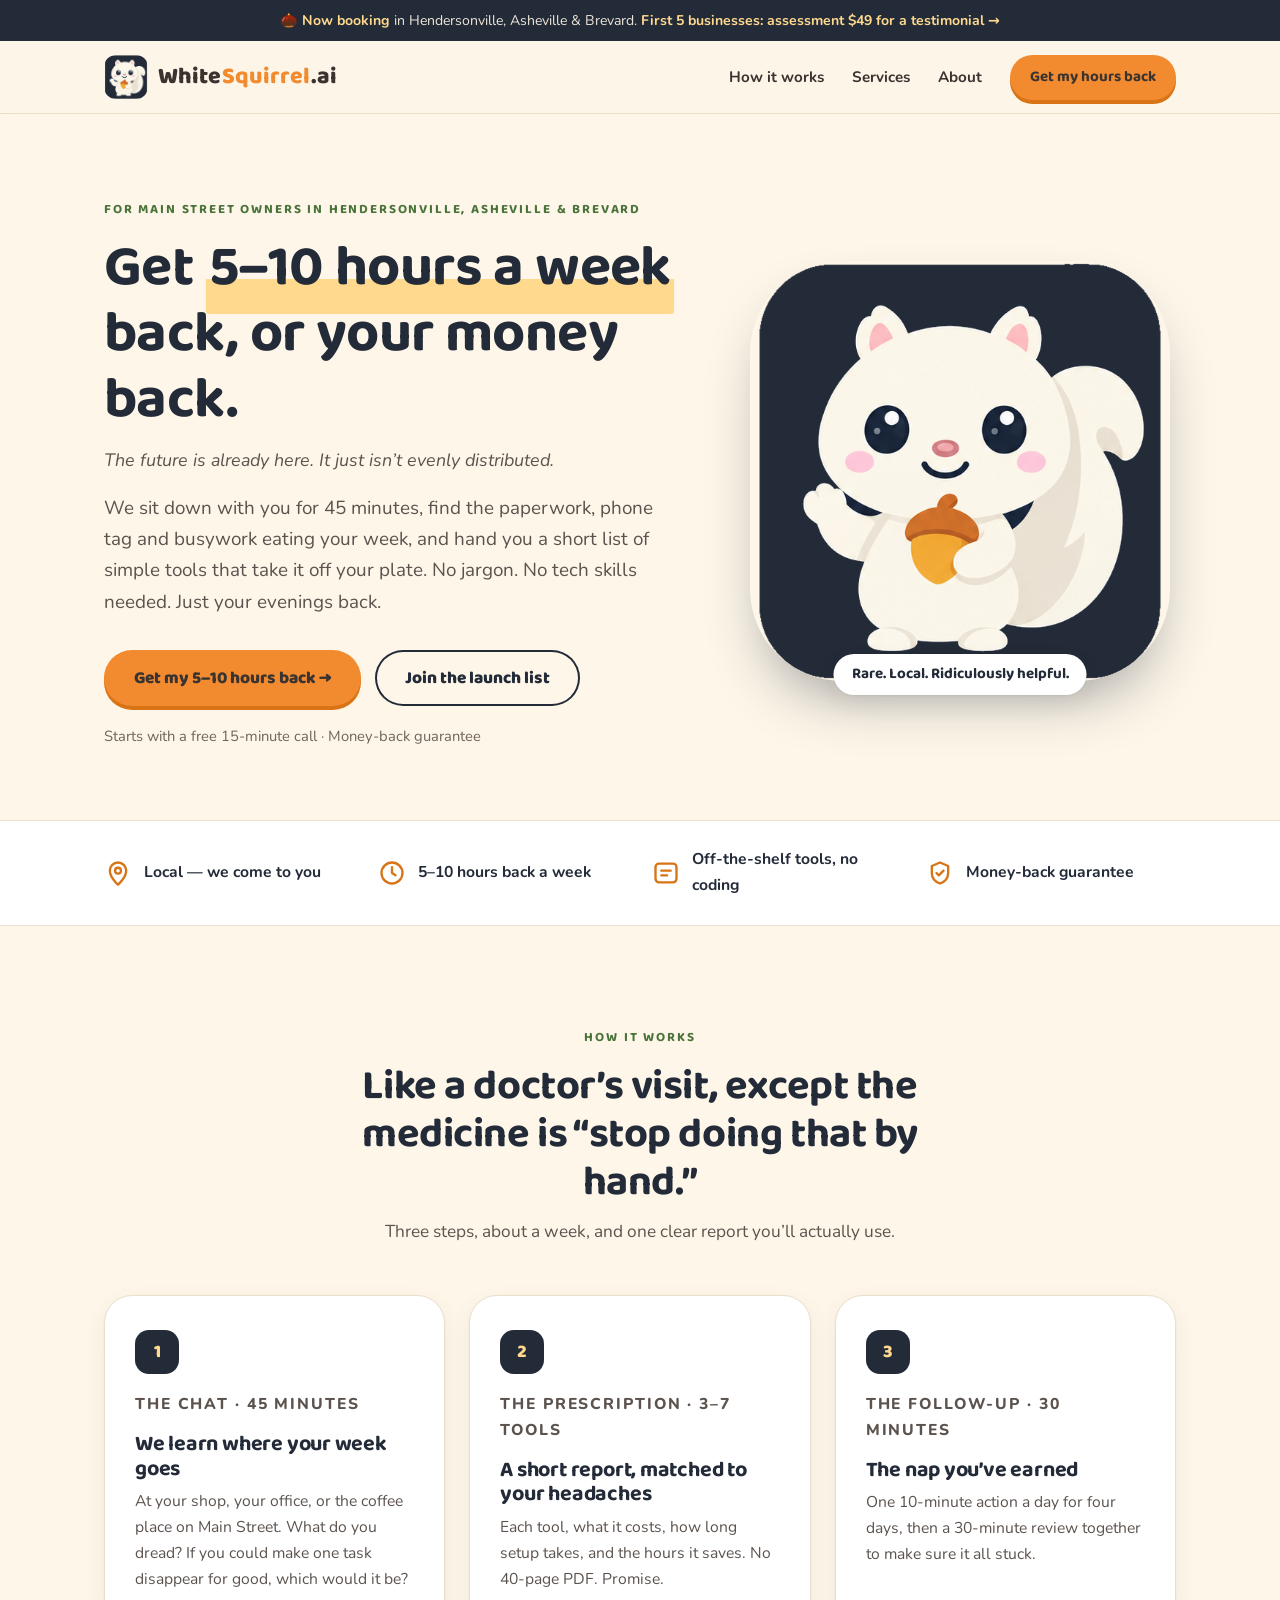
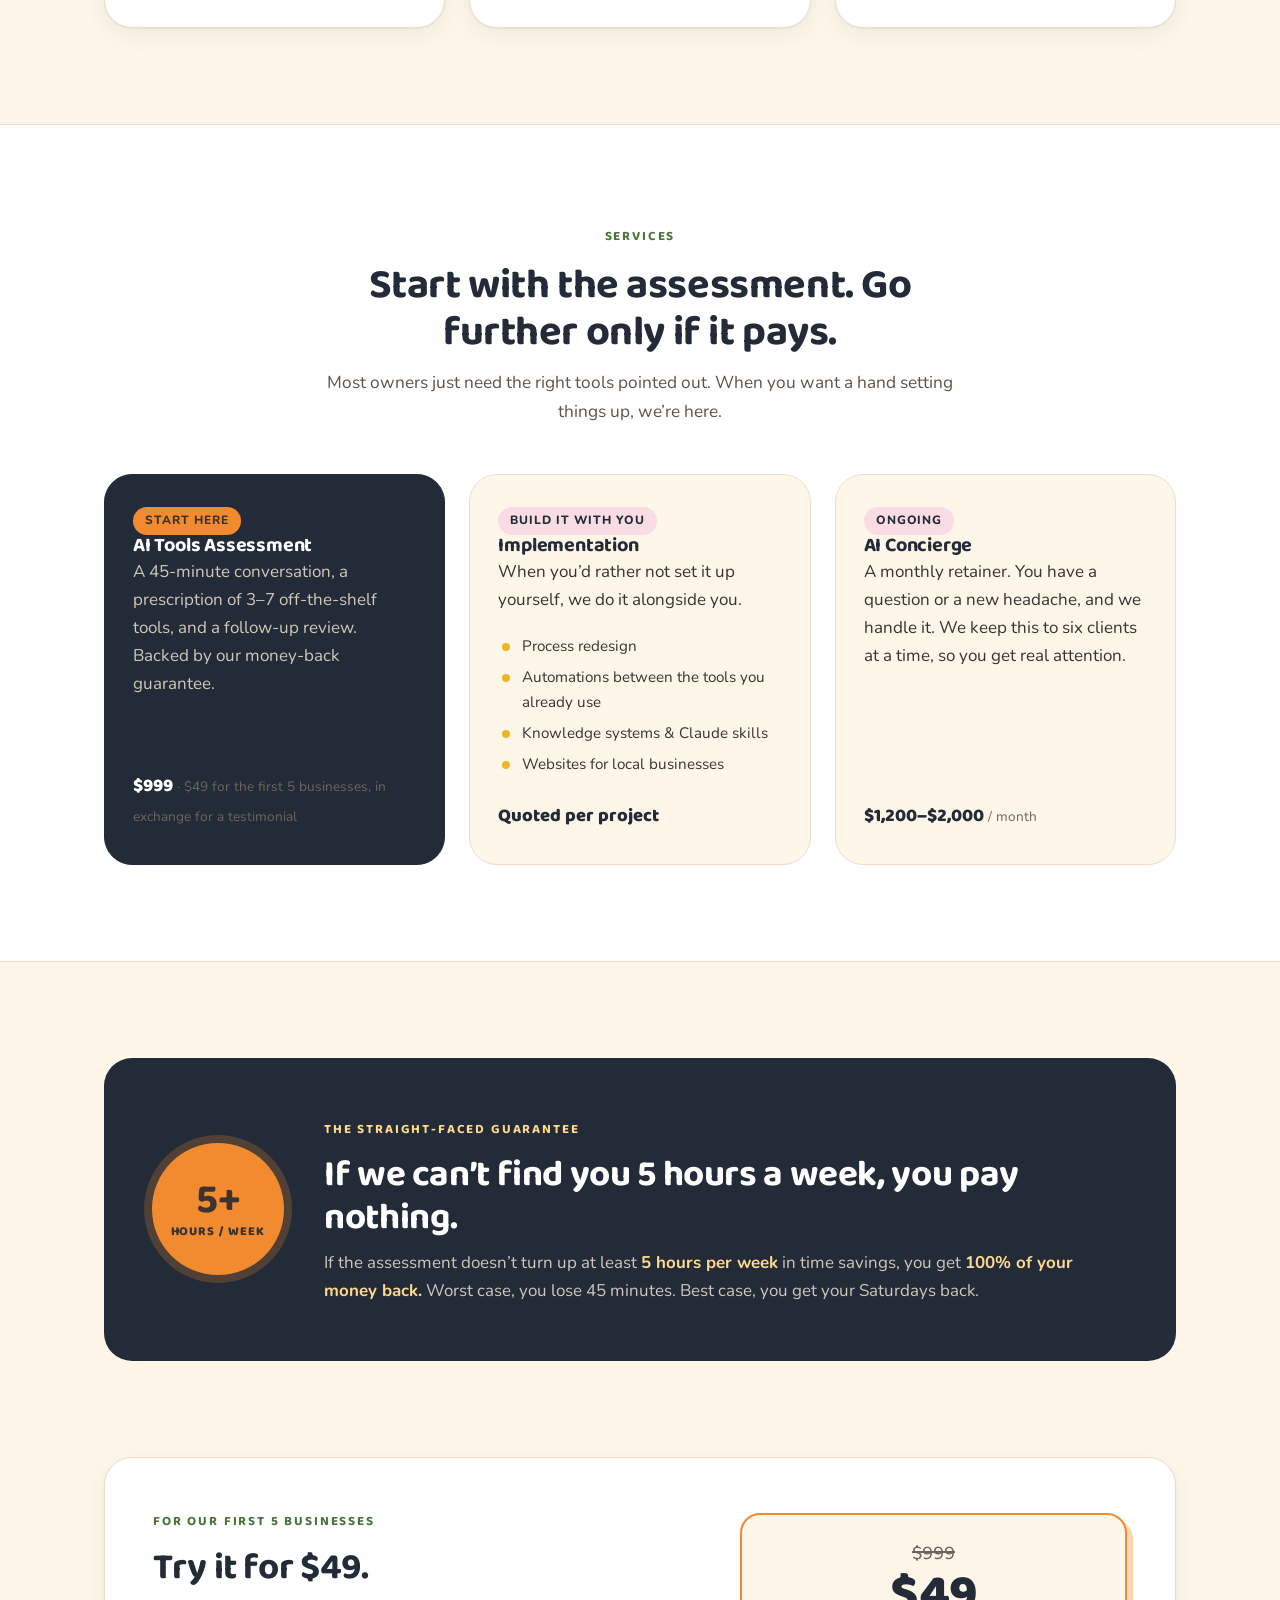
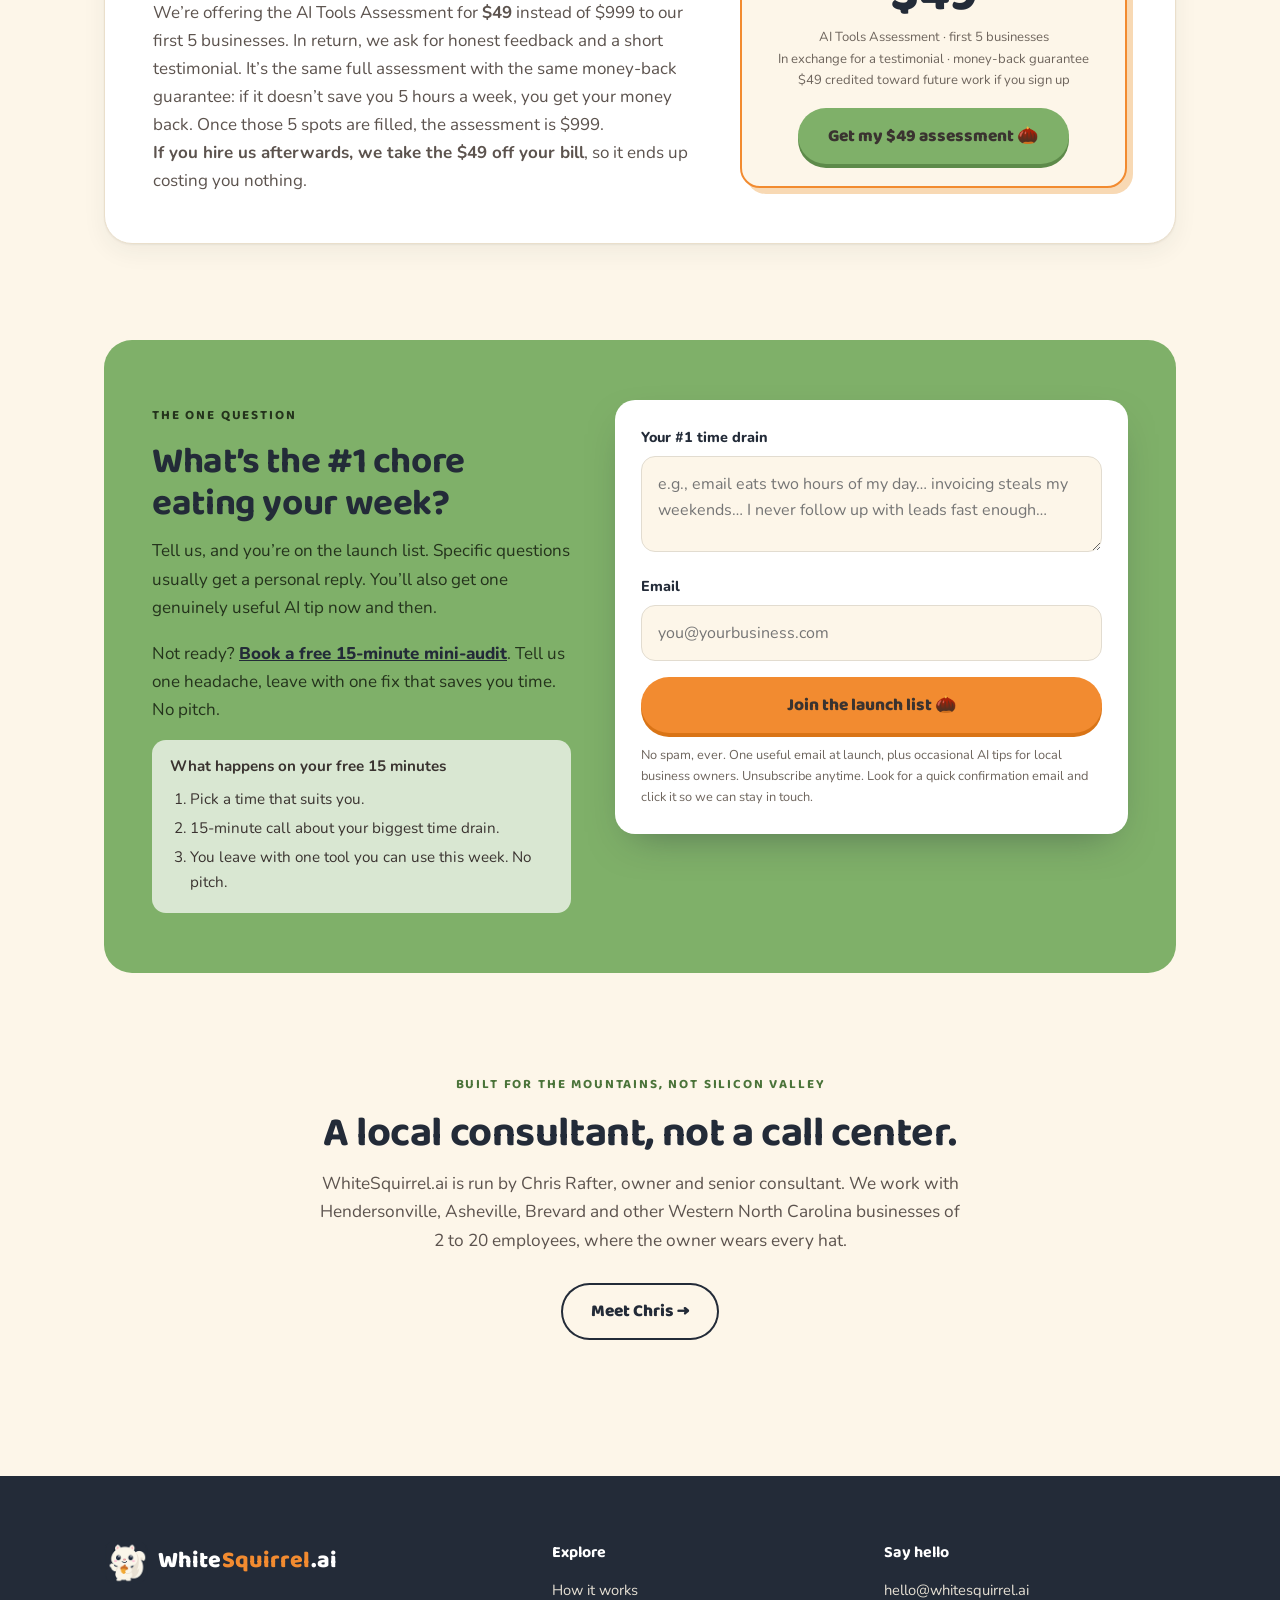
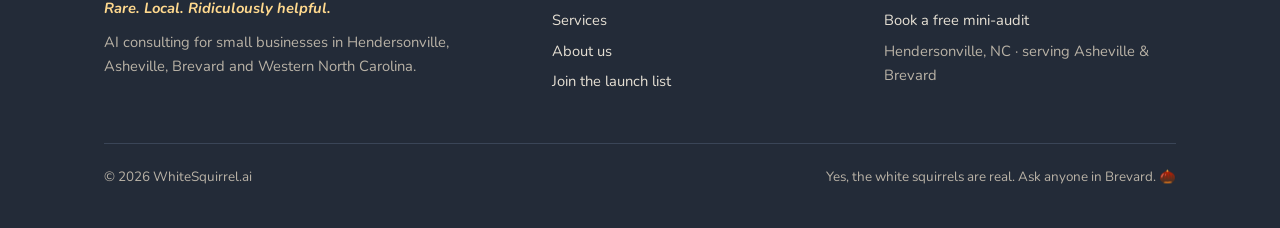
<file: services/index.html>
<!DOCTYPE html>
<html lang="en"><head><meta charset="UTF-8"><title>Services — WhiteSquirrel.ai</title>
<meta name="robots" content="noindex,follow"><link rel="canonical" href="https://whitesquirrel.ai/#services">
<meta http-equiv="refresh" content="0; url=/#services"><script>location.replace('/#services')</script></head>
<body><p>Our services are on the <a href="/#services">home page</a>.</p></body></html>
</file>
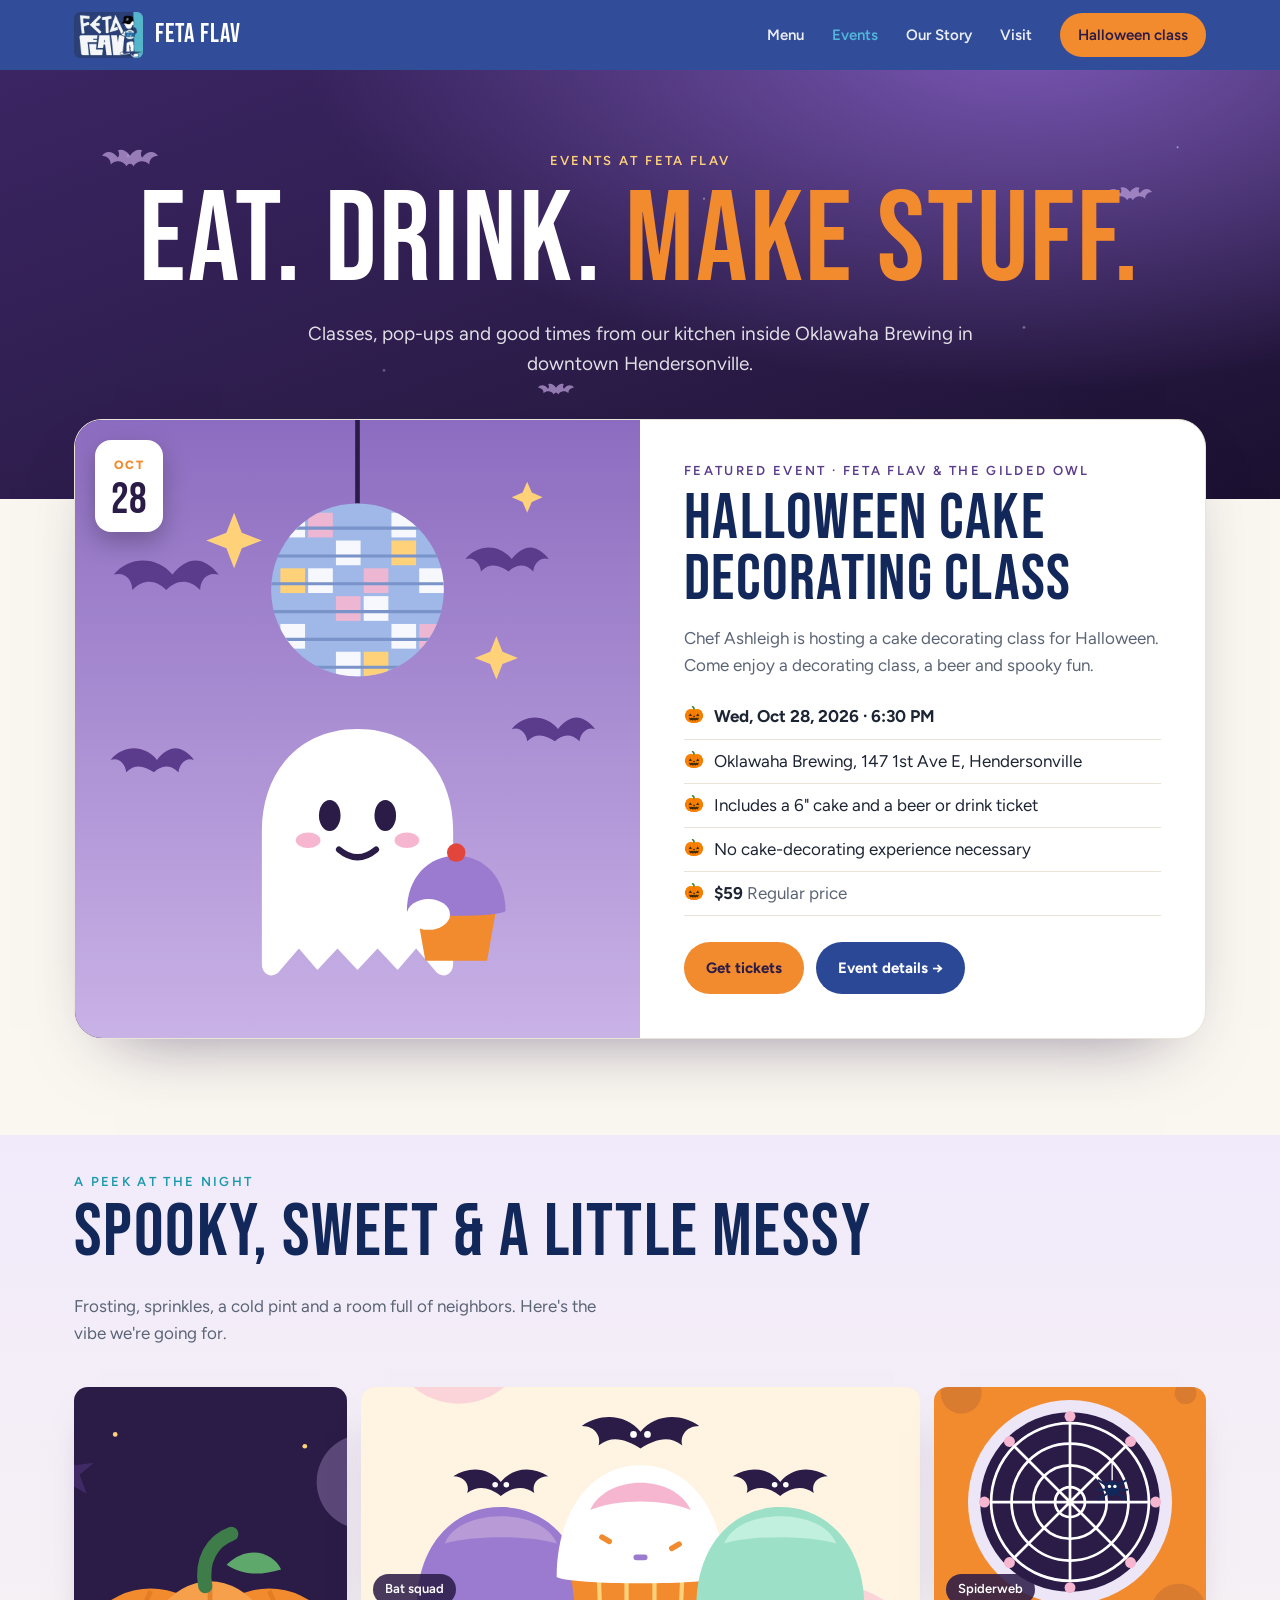
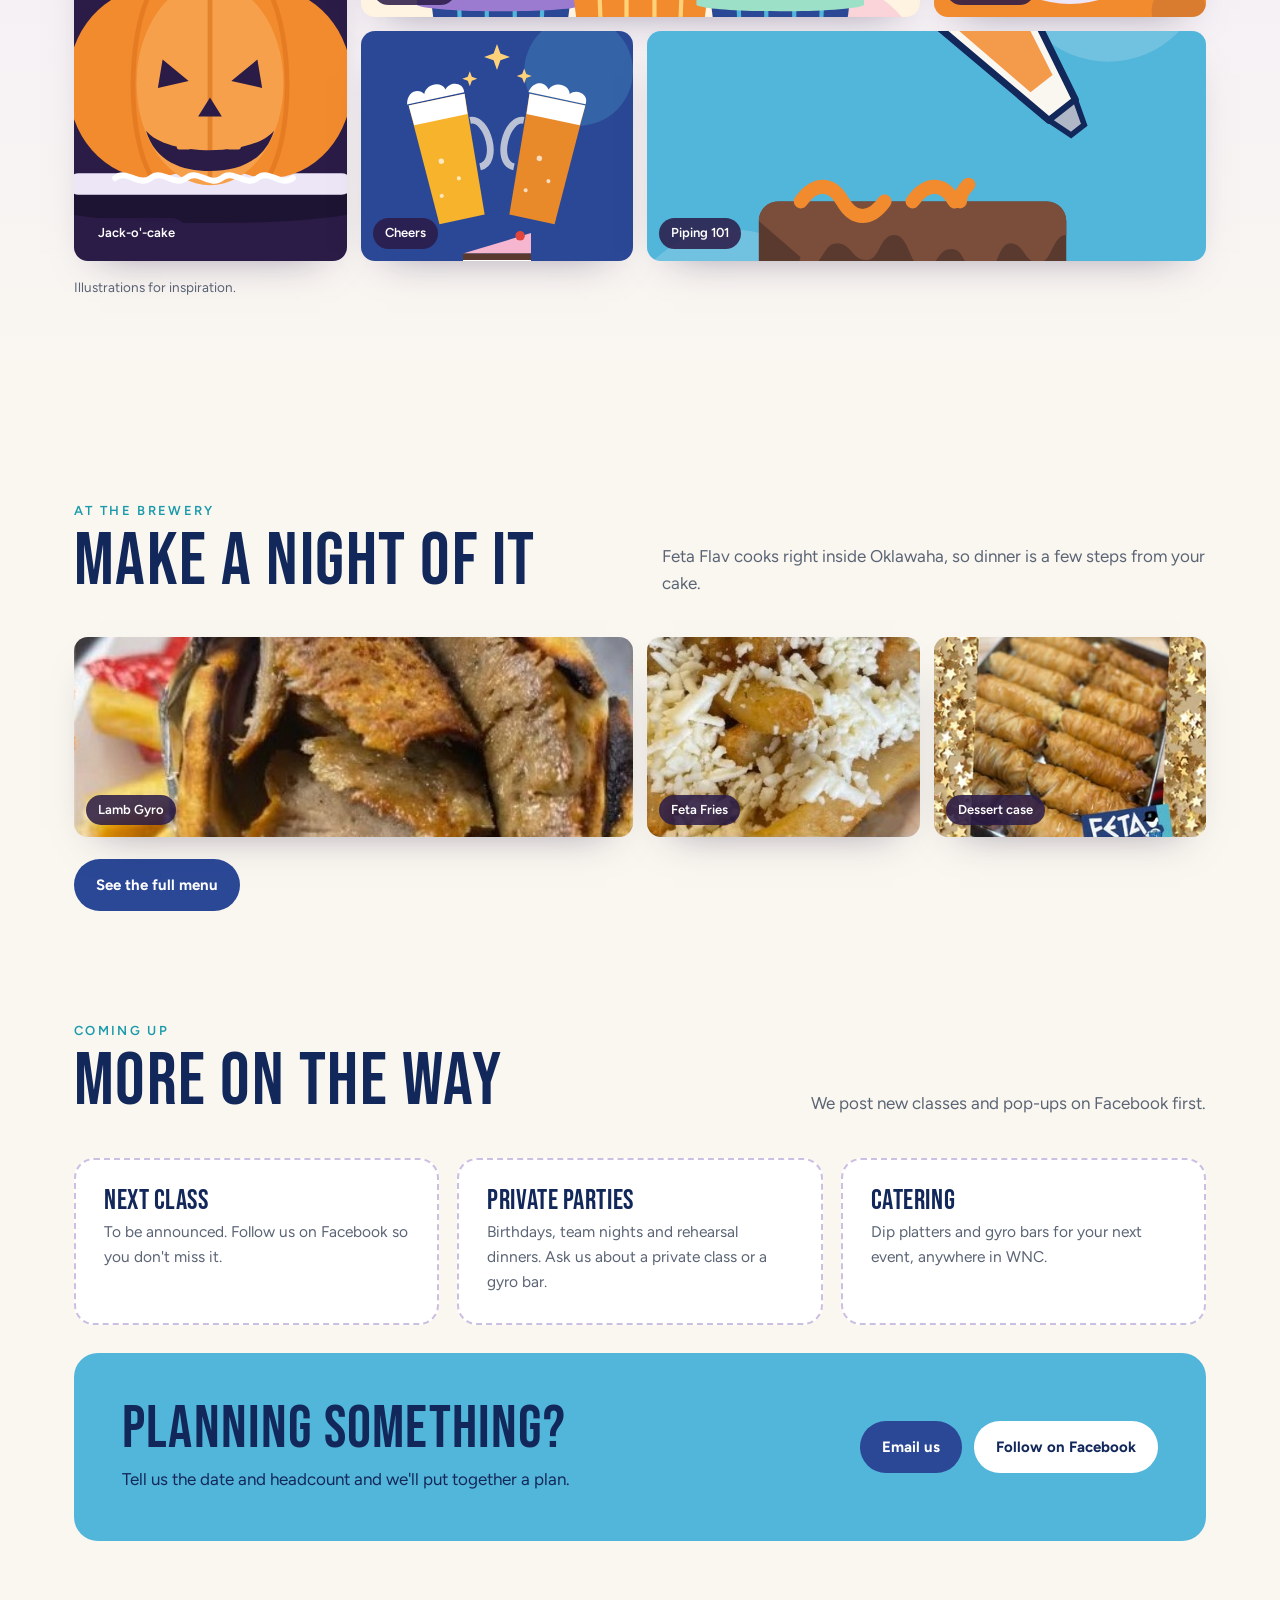
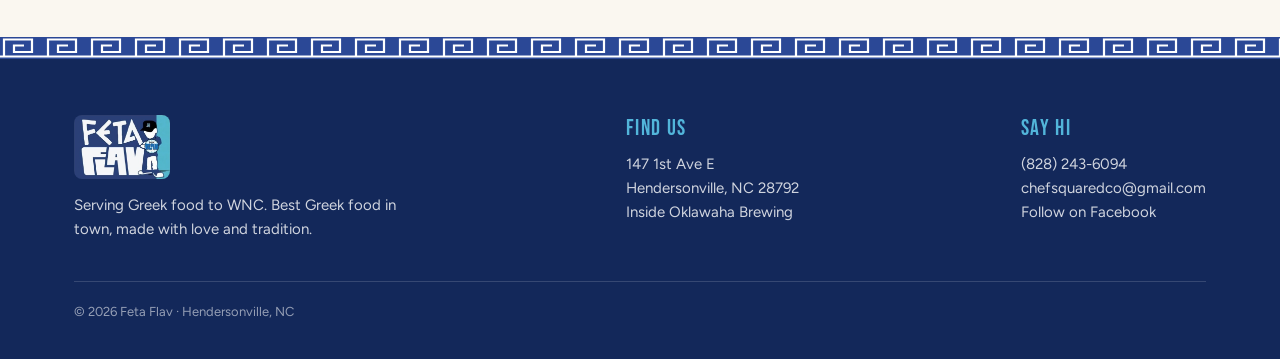
<file: fetaflav/events/index.html>
<!doctype html>
<html lang="en">
<head>
<meta charset="utf-8">
<meta name="viewport" content="width=device-width, initial-scale=1">
<meta name="robots" content="noindex, nofollow">
<title>Events | Feta Flav · Hendersonville, NC</title>
<meta name="description" content="Classes, pop-ups and parties from Feta Flav at Oklawaha Brewing in Hendersonville. Featured: Halloween Cake Decorating with Chef Ashleigh, Wed Oct 28.">
<link rel="icon" href="../assets/badge.jpg">
<link rel="preconnect" href="https://fonts.googleapis.com">
<link rel="preconnect" href="https://fonts.gstatic.com" crossorigin>
<link href="https://fonts.googleapis.com/css2?family=Bebas+Neue&family=Figtree:wght@400;500;600;700;800&display=swap" rel="stylesheet">
<link rel="stylesheet" href="../assets/events/events.css">
</head>
<body>

<header class="nav">
  <div class="wrap nav-in">
    <a class="brand" href="../index.html" aria-label="Feta Flav home">
      <img src="../assets/logo-wordmark.jpg" alt="Feta Flav logo">
      <span>Feta Flav</span>
    </a>
    <button class="menu-toggle" aria-label="Open menu" aria-expanded="false">&#9776;</button>
    <nav class="nav-links" aria-label="Main">
      <a href="../index.html#menu">Menu</a>
      <a href="./" aria-current="page">Events</a>
      <a href="../index.html#story">Our Story</a>
      <a href="../index.html#visit">Visit</a>
      <a class="btn btn-pumpkin" href="halloween-cake-decorating.html">Halloween class</a>
    </nav>
  </div>
</header>

<main>
  <section class="spook" style="padding:84px 0 120px">
    <div class="stars" aria-hidden="true"></div>
    <div class="bat" style="top:18%;left:8%" aria-hidden="true"><svg viewBox="0 0 64 32" fill="currentColor"><path d="M32 10c-4-6-10-8-14-6 2 2 2 6 0 8-6-8-14-8-18-2 6 0 10 4 10 10 6-6 14-4 18 2 1-2 2-3 4-3s3 1 4 3c4-6 12-8 18-2 0-6 4-10 10-10-4-6-12-6-18 2-2-2-2-6 0-8-4-2-10 0-14 6z"/></svg></div>
    <div class="bat" style="top:26%;right:10%;width:44px;animation-delay:-.25s,-6s" aria-hidden="true"><svg viewBox="0 0 64 32" fill="currentColor"><path d="M32 10c-4-6-10-8-14-6 2 2 2 6 0 8-6-8-14-8-18-2 6 0 10 4 10 10 6-6 14-4 18 2 1-2 2-3 4-3s3 1 4 3c4-6 12-8 18-2 0-6 4-10 10-10-4-6-12-6-18 2-2-2-2-6 0-8-4-2-10 0-14 6z"/></svg></div>
    <div class="bat" style="bottom:22%;left:42%;width:36px;animation-delay:-.1s,-11s" aria-hidden="true"><svg viewBox="0 0 64 32" fill="currentColor"><path d="M32 10c-4-6-10-8-14-6 2 2 2 6 0 8-6-8-14-8-18-2 6 0 10 4 10 10 6-6 14-4 18 2 1-2 2-3 4-3s3 1 4 3c4-6 12-8 18-2 0-6 4-10 10-10-4-6-12-6-18 2-2-2-2-6 0-8-4-2-10 0-14 6z"/></svg></div>
    <div class="wrap" style="position:relative;z-index:1;text-align:center">
      <div class="eyebrow" style="color:var(--gold)">Events at Feta Flav</div>
      <h1 style="font-size:clamp(60px,10vw,128px);margin:14px 0 16px">Eat. Drink. <em style="font-style:normal;color:var(--pumpkin)">Make stuff.</em></h1>
      <p style="font-size:19px;color:rgba(255,255,255,.86);max-width:36em;margin:0 auto">Classes, pop-ups and good times from our kitchen inside Oklawaha Brewing in downtown Hendersonville.</p>
    </div>
  </section>

  <section style="padding-top:0;margin-top:-80px;position:relative;z-index:2">
    <div class="wrap">
      <article class="feature reveal">
        <div class="pic">
          <img src="../assets/events/disco-ghost.svg" alt="Illustration: a ghost holding a cupcake under a disco ball, surrounded by bats">
          <div class="date"><span>OCT</span><b>28</b></div>
        </div>
        <div class="body">
          <div class="eyebrow">Featured event · Feta Flav &amp; The Gilded Owl</div>
          <h2>Halloween Cake Decorating Class</h2>
          <p style="color:var(--muted);margin:0">Chef Ashleigh is hosting a cake decorating class for Halloween. Come enjoy a decorating class, a beer and spooky fun.</p>
          <ul>
            <li><b>Wed, Oct 28, 2026 · 6:30 PM</b></li>
            <li>Oklawaha Brewing, 147 1st Ave E, Hendersonville</li>
            <li>Includes a 6" cake and a beer or drink ticket</li>
            <li>No cake-decorating experience necessary</li>
            <li><b><span data-price>$49</span></b> <span data-price-note style="color:var(--muted)">Early-bird price through Wed, Oct 21</span></li>
          </ul>
          <div class="ctas">
            <a class="btn btn-pumpkin" href="https://square.link/u/oQ8eZeOg" target="_blank" rel="noopener">Get tickets</a>
            <a class="btn btn-navy" href="halloween-cake-decorating.html">Event details →</a>
          </div>
        </div>
      </article>
    </div>
  </section>

  <section class="gal" style="padding-top:40px">
    <div class="wrap">
      <div class="sec-head reveal">
        <div><div class="eyebrow">A peek at the night</div><h2>Spooky, sweet &amp; a little messy</h2></div>
        <p>Frosting, sprinkles, a cold pint and a room full of neighbors. Here's the vibe we're going for.</p>
      </div>
      <div class="mosaic">
        <figure class="m-tall reveal"><img src="../assets/events/pumpkin-cake.svg" alt="Illustration: pumpkin-shaped cake"><figcaption>Jack-o'-cake</figcaption></figure>
        <figure class="m-wide reveal"><img src="../assets/events/bat-cupcakes.svg" alt="Illustration: cupcakes with bat toppers"><figcaption>Bat squad</figcaption></figure>
        <figure class="reveal"><img src="../assets/events/spiderweb-cake.svg" alt="Illustration: spiderweb cake"><figcaption>Spiderweb</figcaption></figure>
        <figure class="reveal"><img src="../assets/events/cheers.svg" alt="Illustration: two pints and cake"><figcaption>Cheers</figcaption></figure>
        <figure class="m-wide reveal"><img src="../assets/events/piping-bag.svg" alt="Illustration: piping bag and cake"><figcaption>Piping 101</figcaption></figure>
      </div>
      <p class="disclaim">Illustrations for inspiration.</p>
    </div>
  </section>

  <section>
    <div class="wrap">
      <div class="sec-head reveal">
        <div><div class="eyebrow">At the brewery</div><h2>Make a night of it</h2></div>
        <p>Feta Flav cooks right inside Oklawaha, so dinner is a few steps from your cake.</p>
      </div>
      <div class="mosaic" style="grid-auto-rows:200px">
        <figure class="m-wide reveal"><img src="../assets/lamb-gyro.jpg" alt="Lamb gyro with fries"><figcaption>Lamb Gyro</figcaption></figure>
        <figure class="reveal"><img src="../assets/feta-fries.jpg" alt="Feta fries"><figcaption>Feta Fries</figcaption></figure>
        <figure class="reveal"><img src="../assets/baklava.jpg" alt="Greek cream horns"><figcaption>Dessert case</figcaption></figure>
      </div>
      <p style="margin-top:22px"><a class="btn btn-navy" href="../index.html#menu">See the full menu</a></p>
    </div>
  </section>

  <section style="padding-top:0">
    <div class="wrap">
      <div class="sec-head reveal"><div><div class="eyebrow">Coming up</div><h2>More on the way</h2></div><p>We post new classes and pop-ups on Facebook first.</p></div>
      <div class="soon">
        <div class="card reveal"><h3>Next class</h3><p>To be announced. Follow us on Facebook so you don't miss it.</p></div>
        <div class="card reveal"><h3>Private parties</h3><p>Birthdays, team nights and rehearsal dinners. Ask us about a private class or a gyro bar.</p></div>
        <div class="card reveal"><h3>Catering</h3><p>Dip platters and gyro bars for your next event, anywhere in WNC.</p></div>
      </div>
      <div class="cta-band reveal" style="margin-top:28px">
        <div><h2>Planning something?</h2><p>Tell us the date and headcount and we'll put together a plan.</p></div>
        <div class="ctas"><a class="btn btn-navy" href="mailto:chefsquaredco@gmail.com?subject=Event%20inquiry%20for%20Feta%20Flav">Email us</a><a class="btn btn-light" href="https://www.facebook.com/fetaflavfoodtruck/" target="_blank" rel="noopener">Follow on Facebook</a></div>
      </div>
    </div>
  </section>
</main>

<div class="meander navy" role="presentation"></div>
<footer>
  <div class="wrap">
    <div class="foot">
      <div><img src="../assets/logo-wordmark.jpg" alt="Feta Flav"><p style="margin:14px 0 0;max-width:22em">Serving Greek food to WNC. Best Greek food in town, made with love and tradition.</p></div>
      <div><h4>Find us</h4>147 1st Ave E<br>Hendersonville, NC 28792<br>Inside Oklawaha Brewing</div>
      <div><h4>Say hi</h4><a href="tel:+18282436094">(828) 243-6094</a><br><a href="mailto:chefsquaredco@gmail.com">chefsquaredco@gmail.com</a><br><a href="https://www.facebook.com/fetaflavfoodtruck/" target="_blank" rel="noopener">Follow on Facebook</a></div>
    </div>
    <div class="legal">&copy; <span id="yr"></span> Feta Flav &middot; Hendersonville, NC</div>
  </div>
</footer>
<script src="../assets/events/events.js"></script>
</body>
</html>
</file>
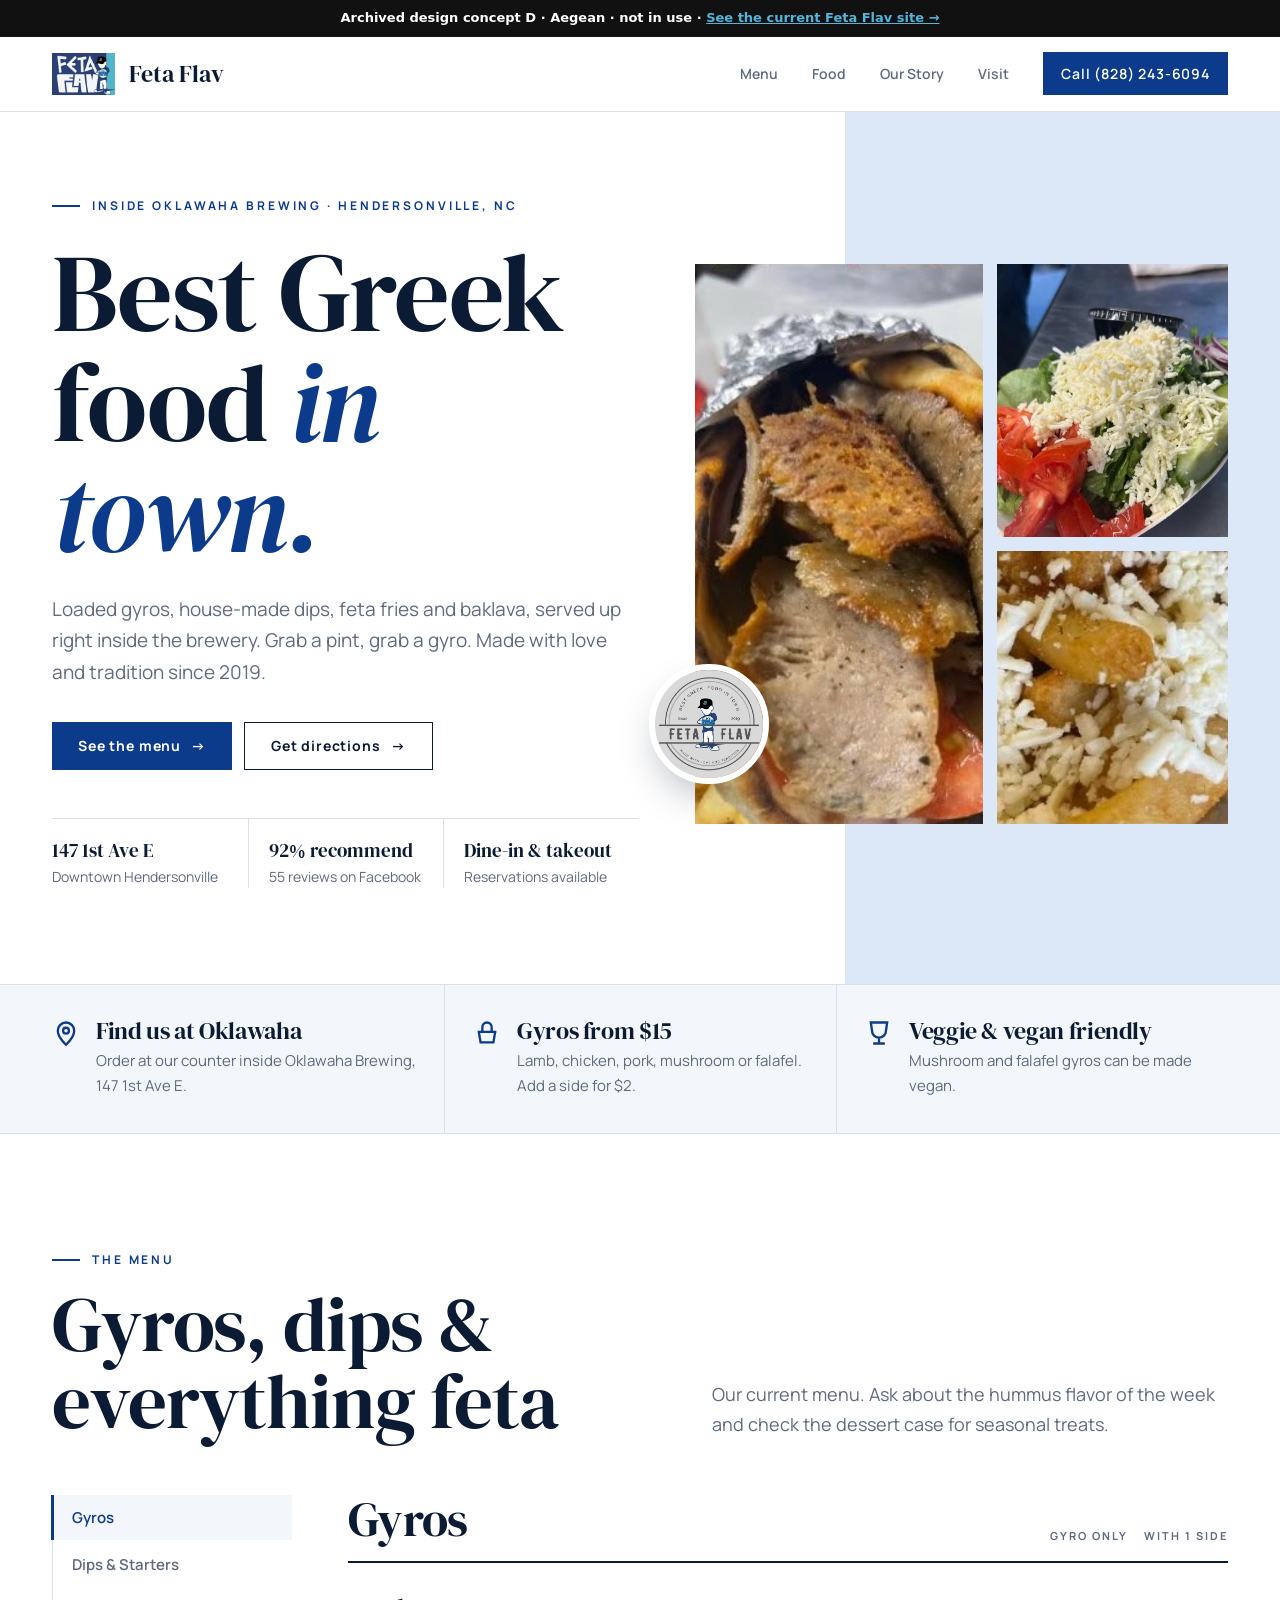
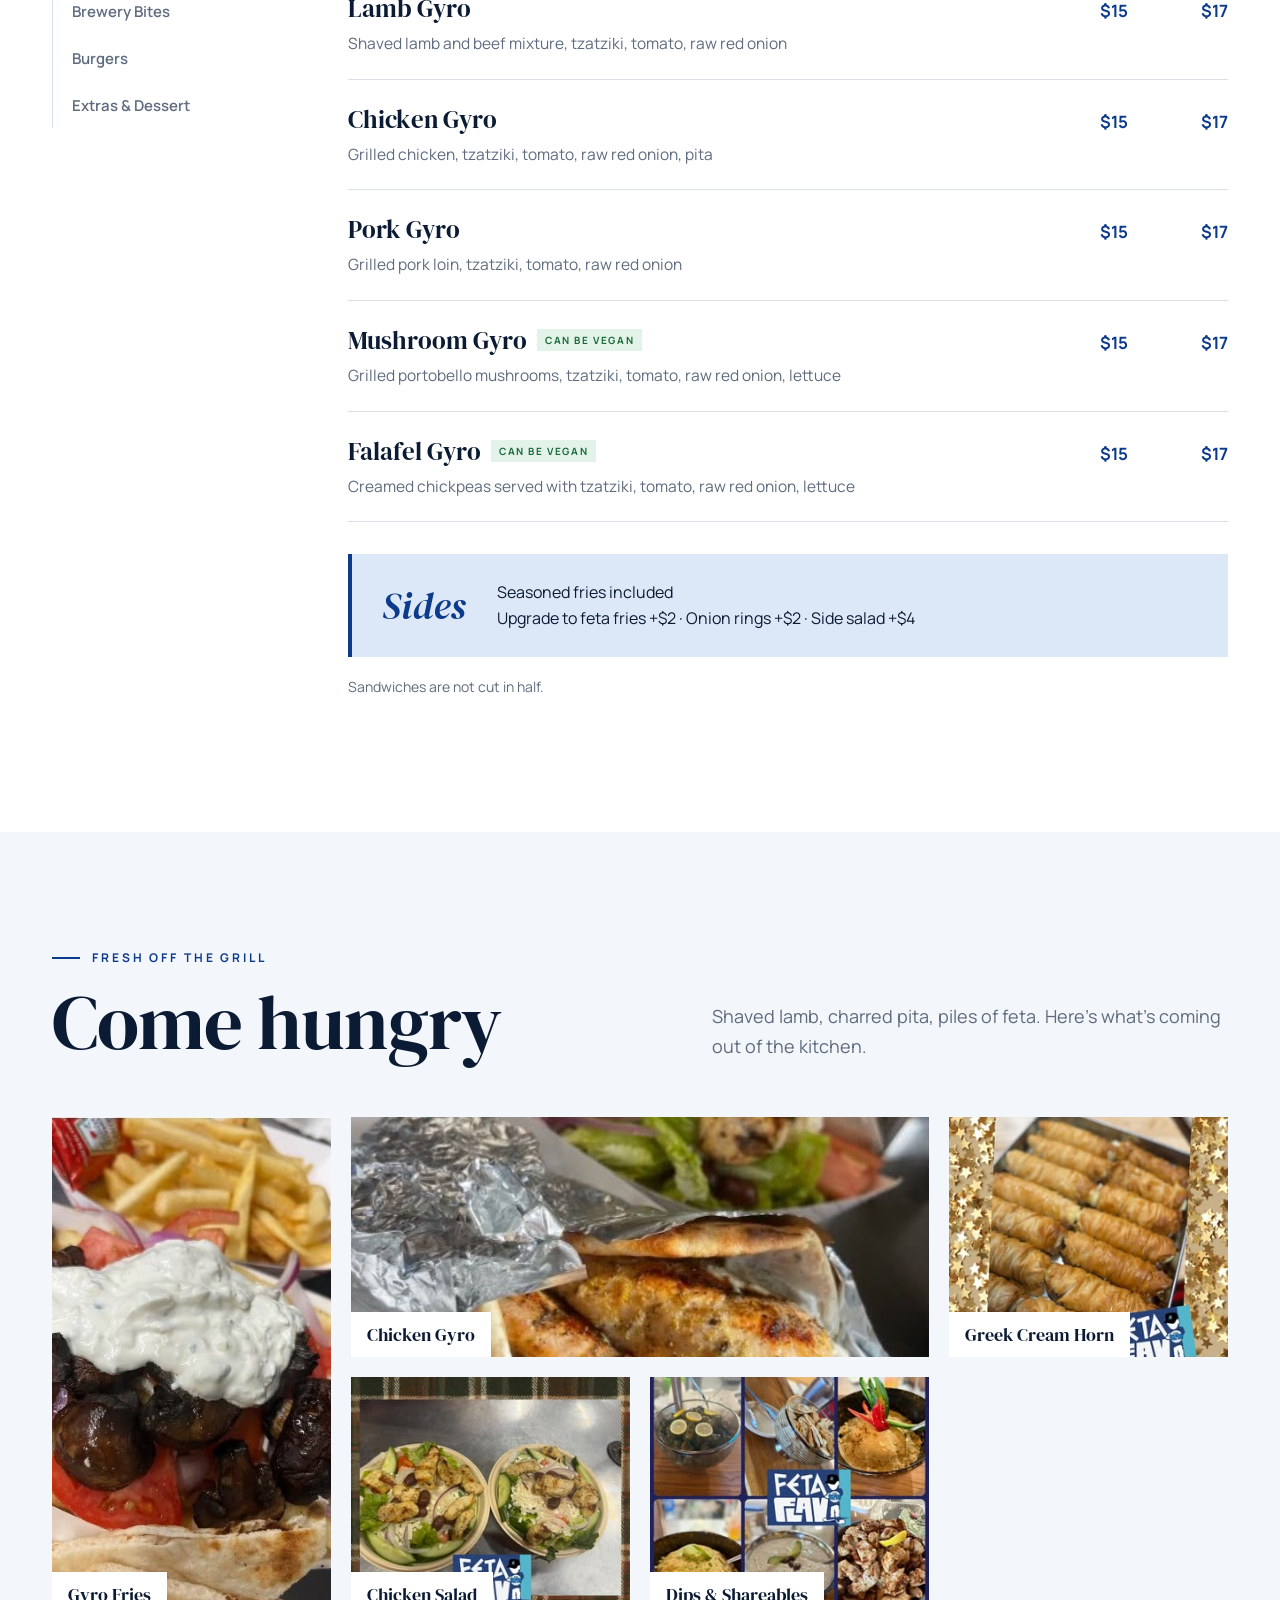
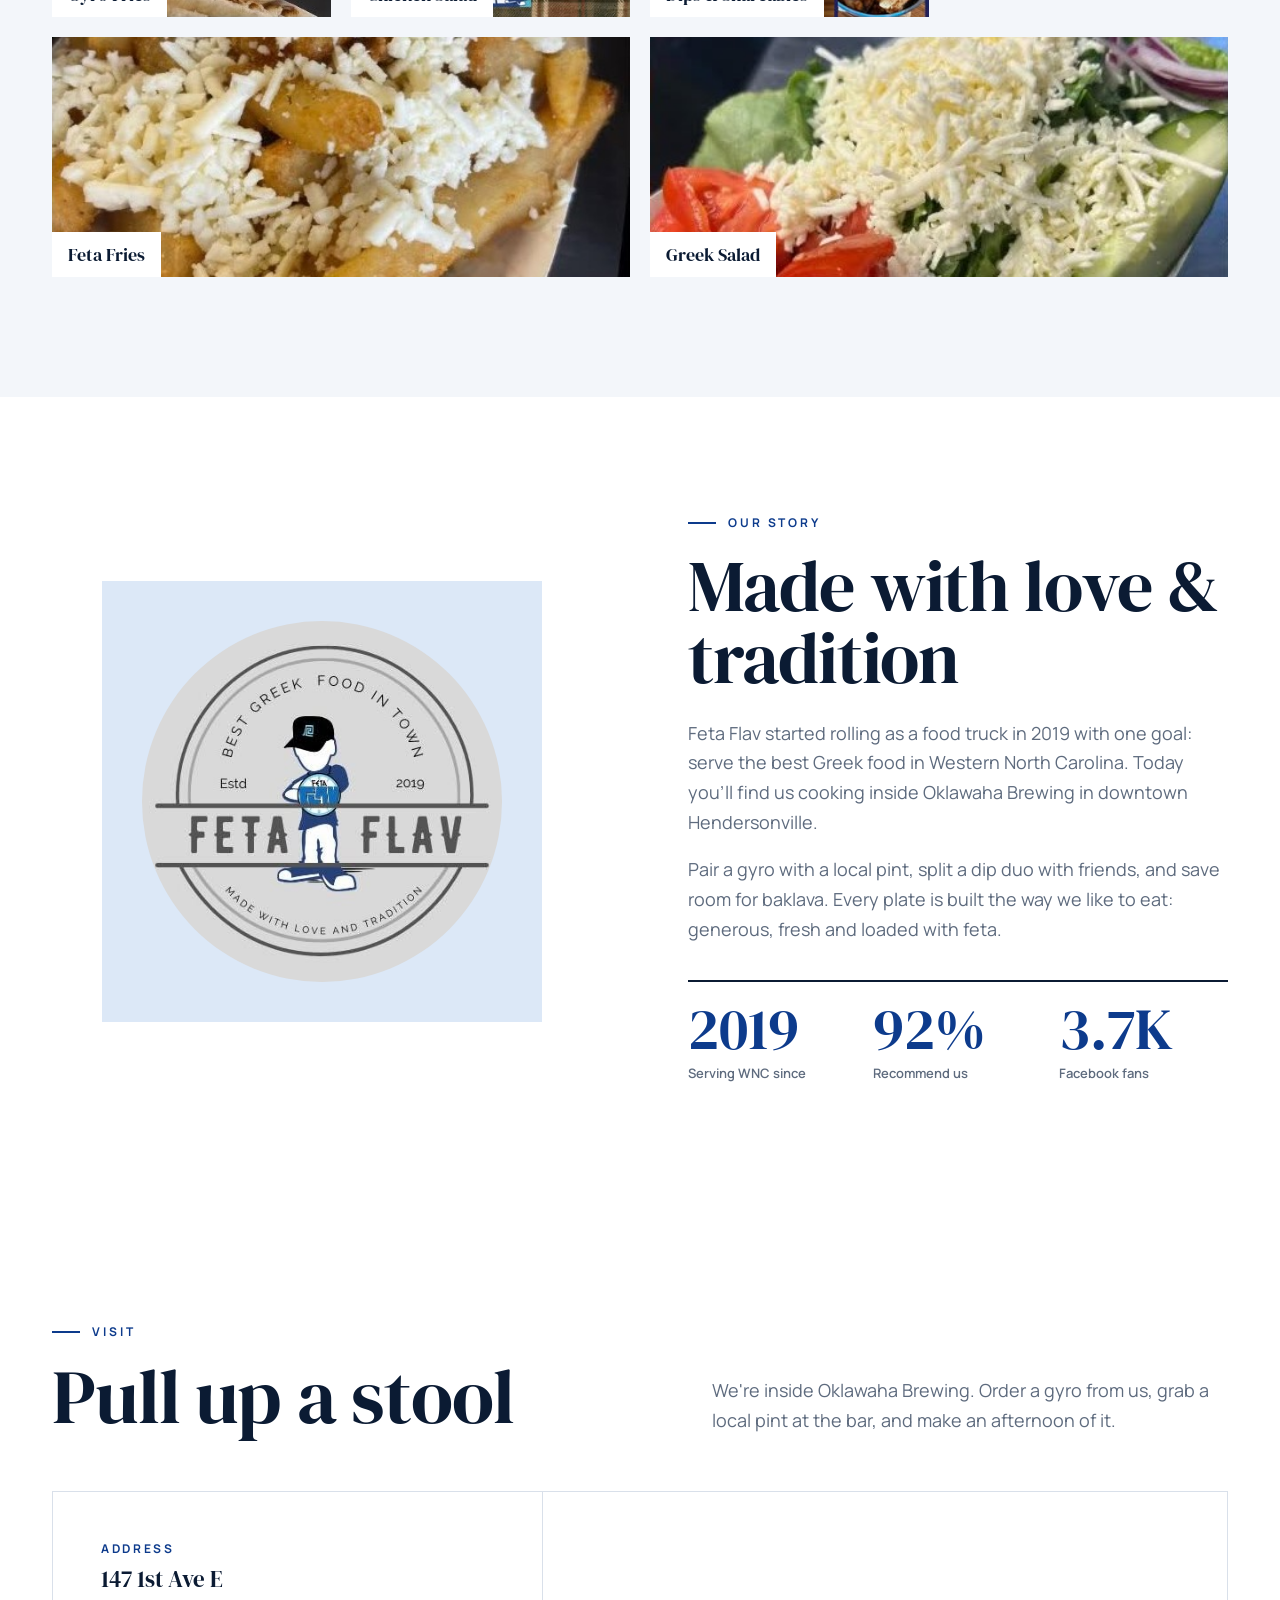
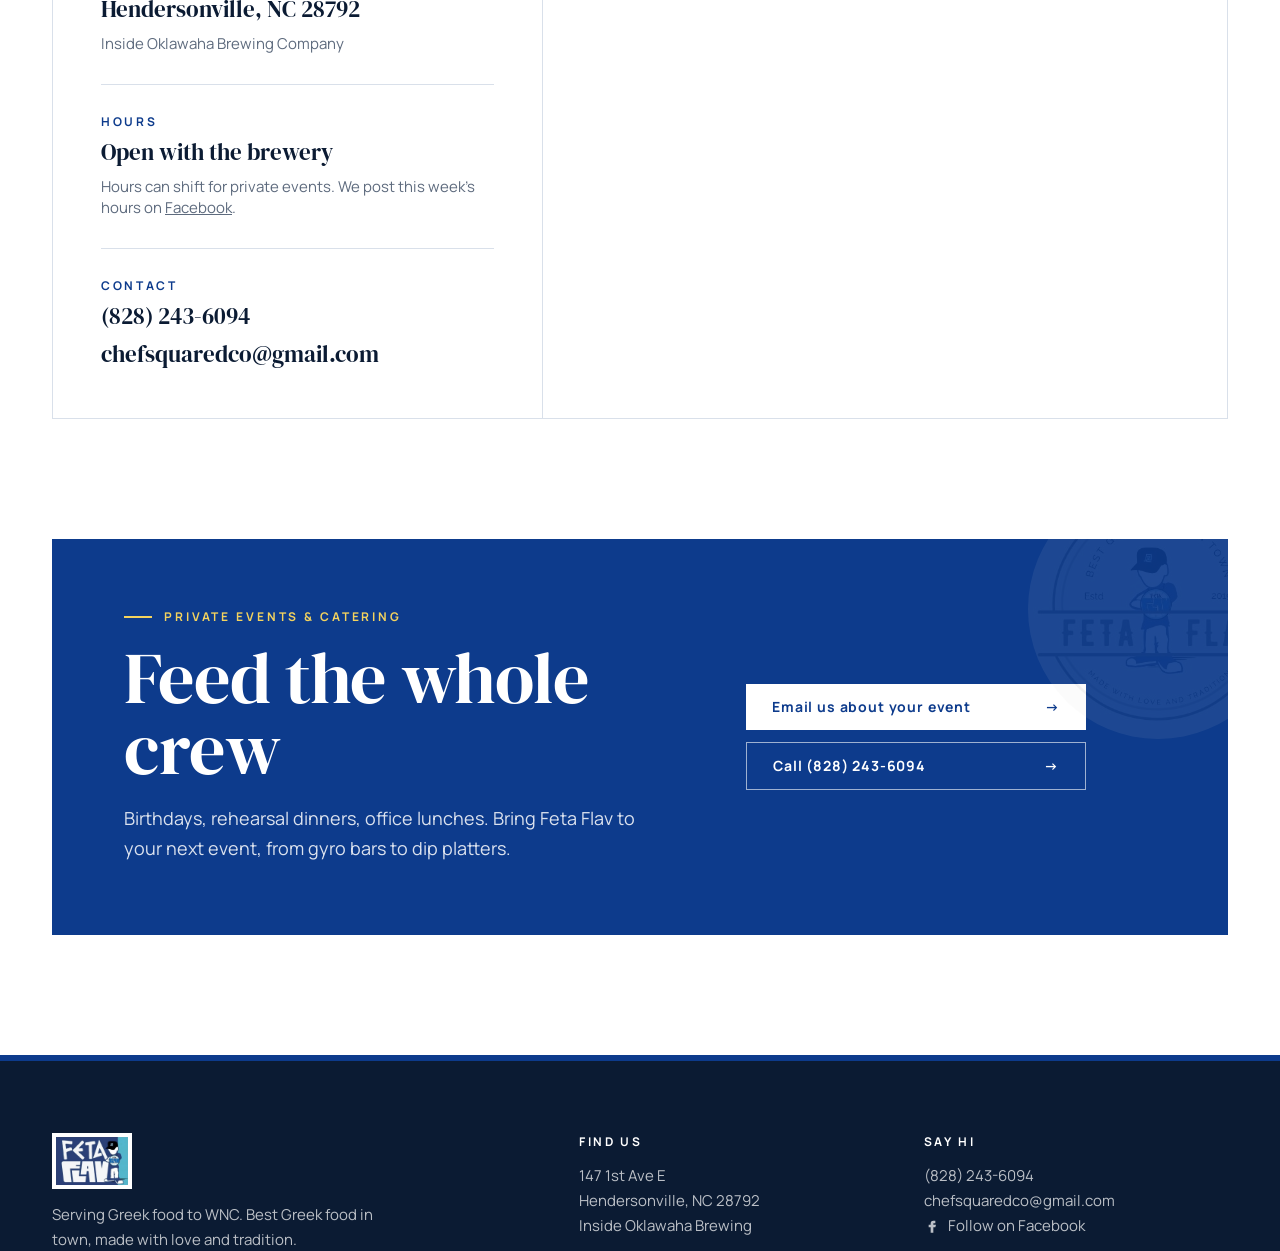
<file: fetaflav/aegean.html>
<!doctype html><html lang="en"><head><meta charset="utf-8"><meta name="robots" content="noindex"><title>Archived concept</title><meta http-equiv="refresh" content="0; url=archive/aegean.html"><link rel="canonical" href="archive/aegean.html"></head><body><p>This design concept has been archived. <a href="archive/aegean.html">View it here</a> or <a href="index.html">see the current site</a>.</p></body></html>
</file>
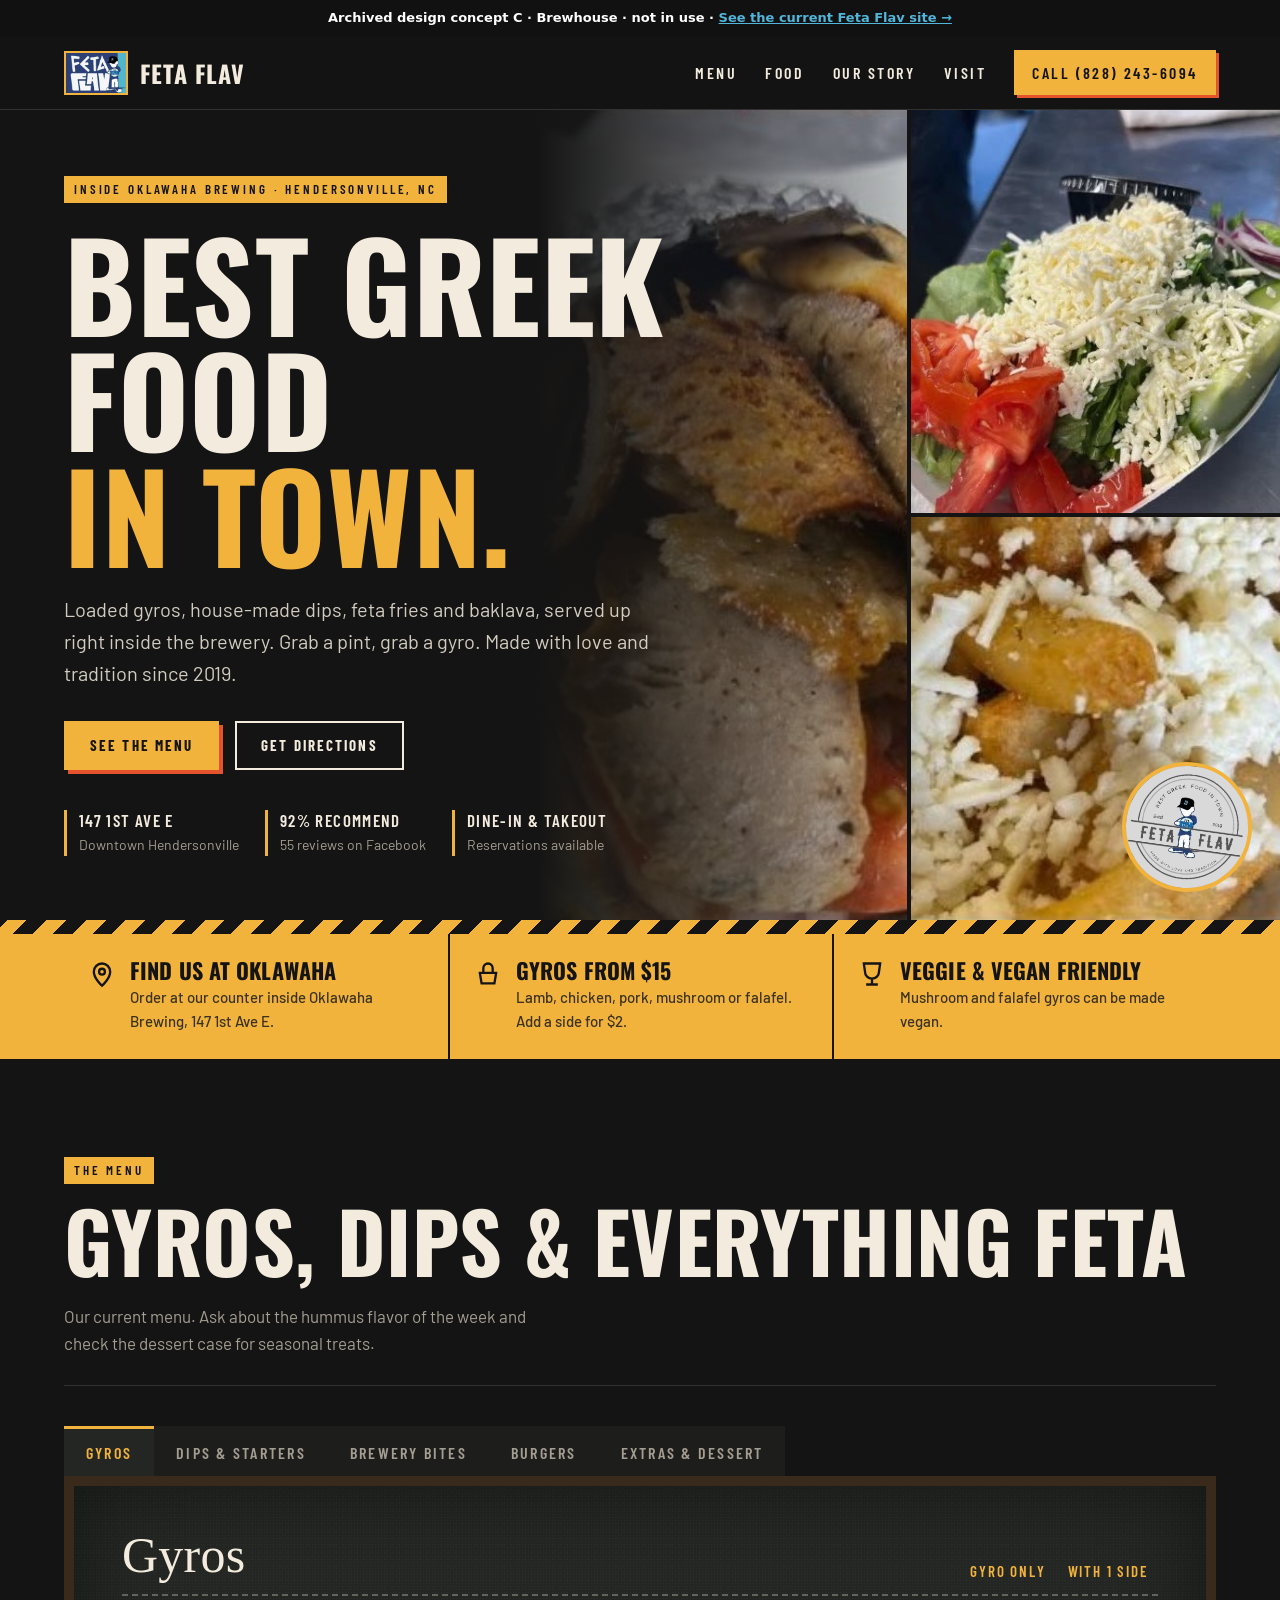
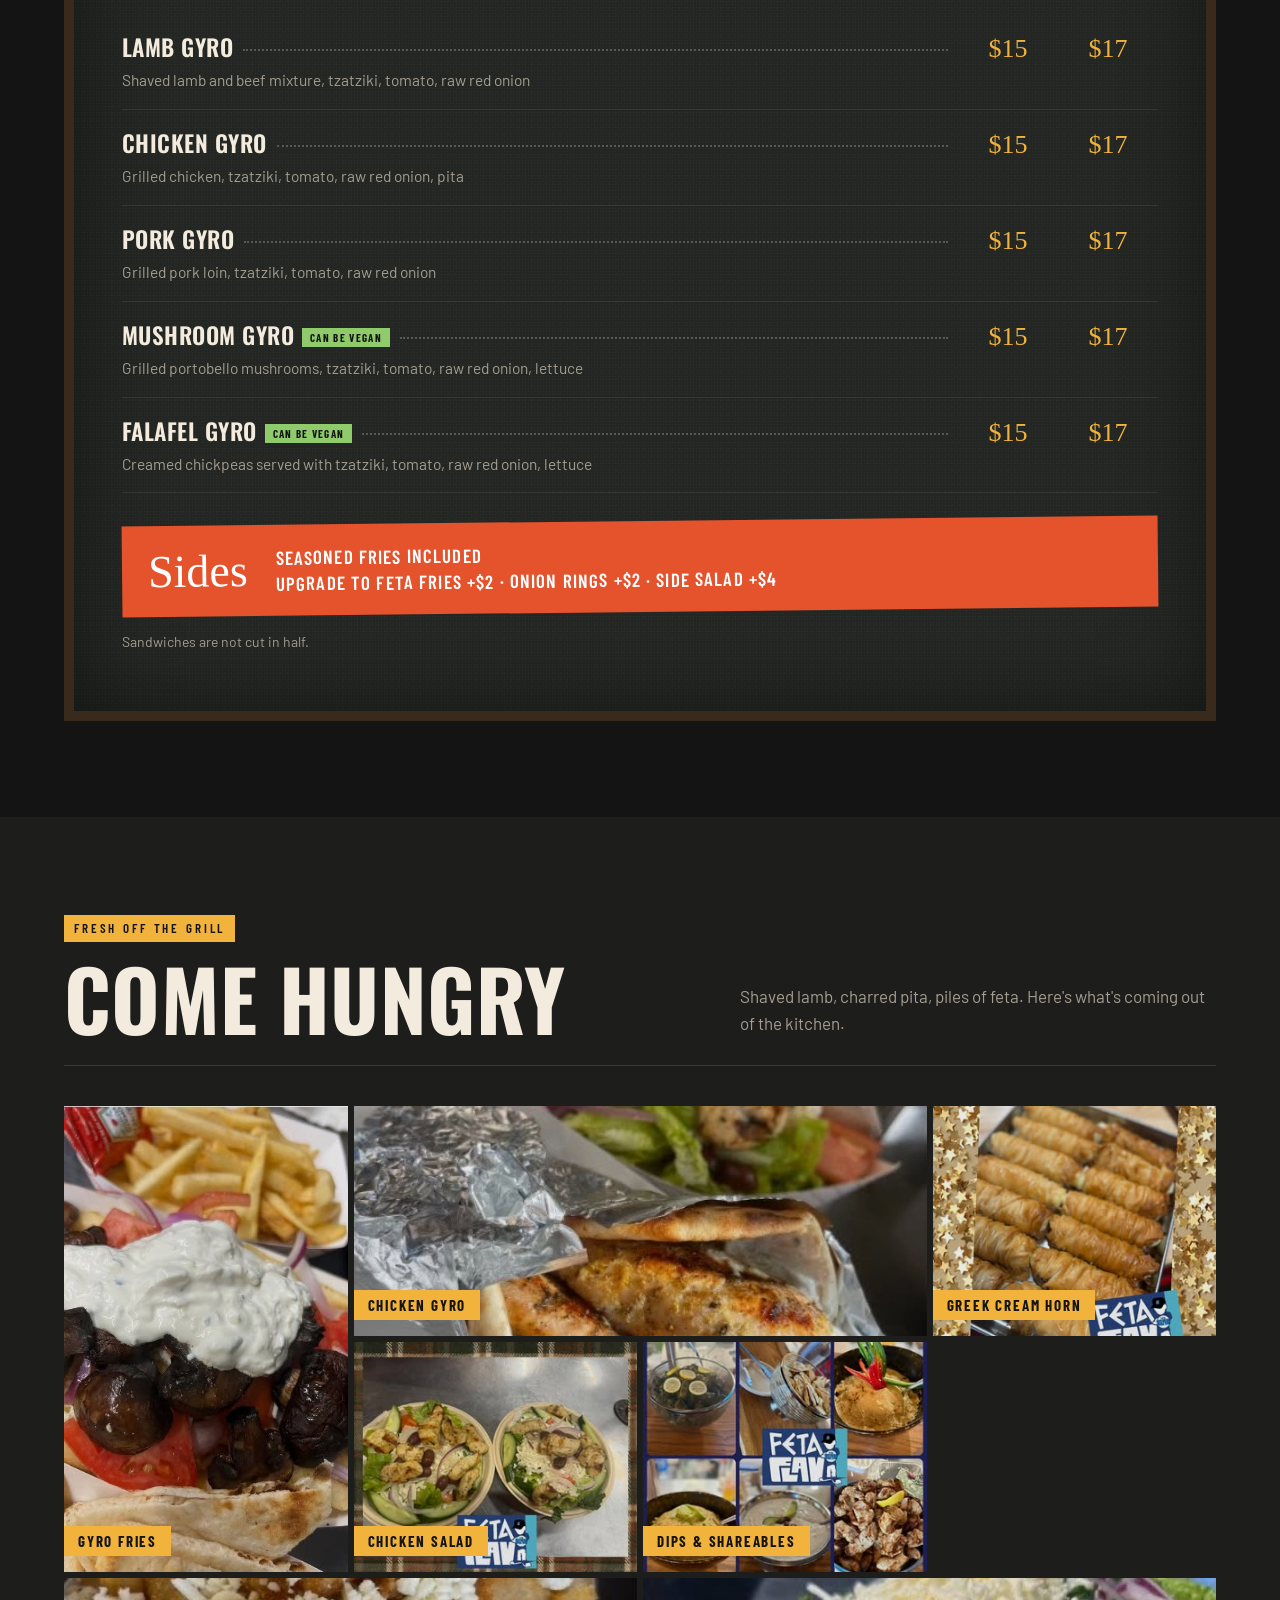
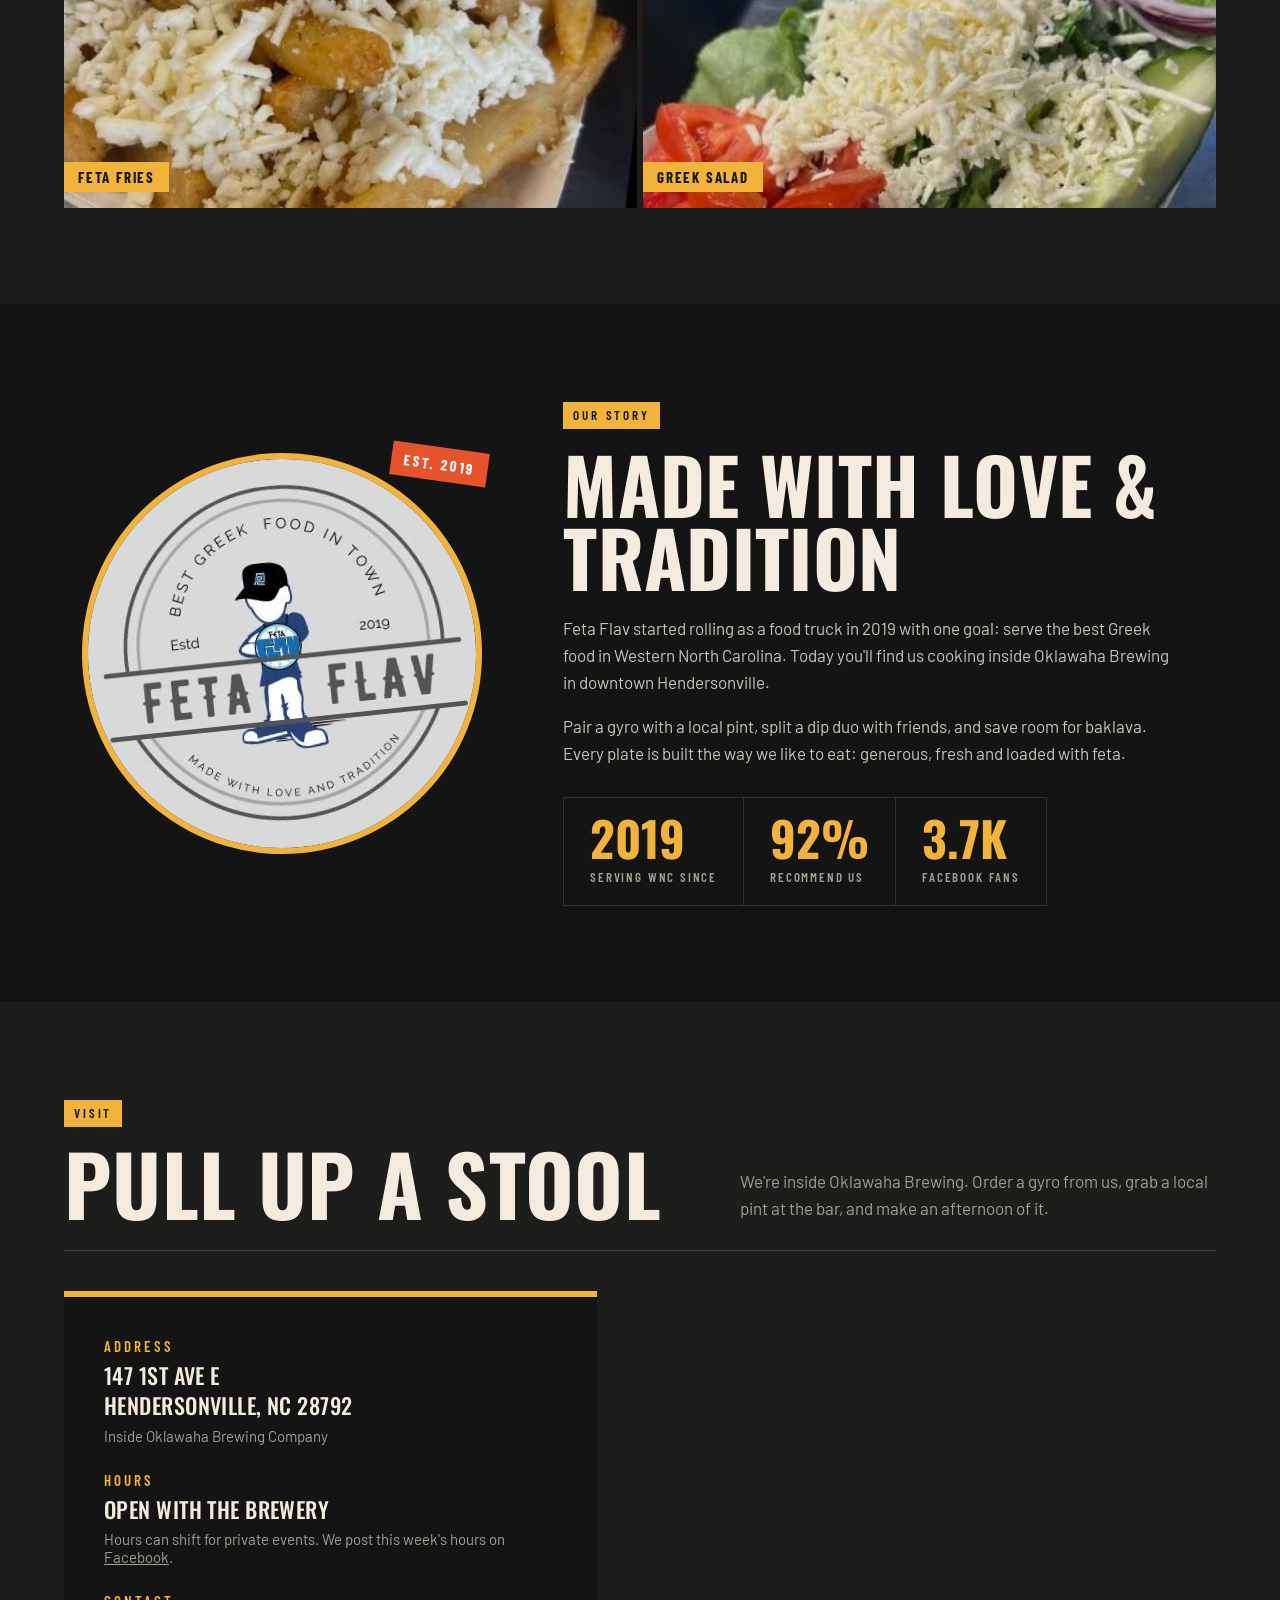
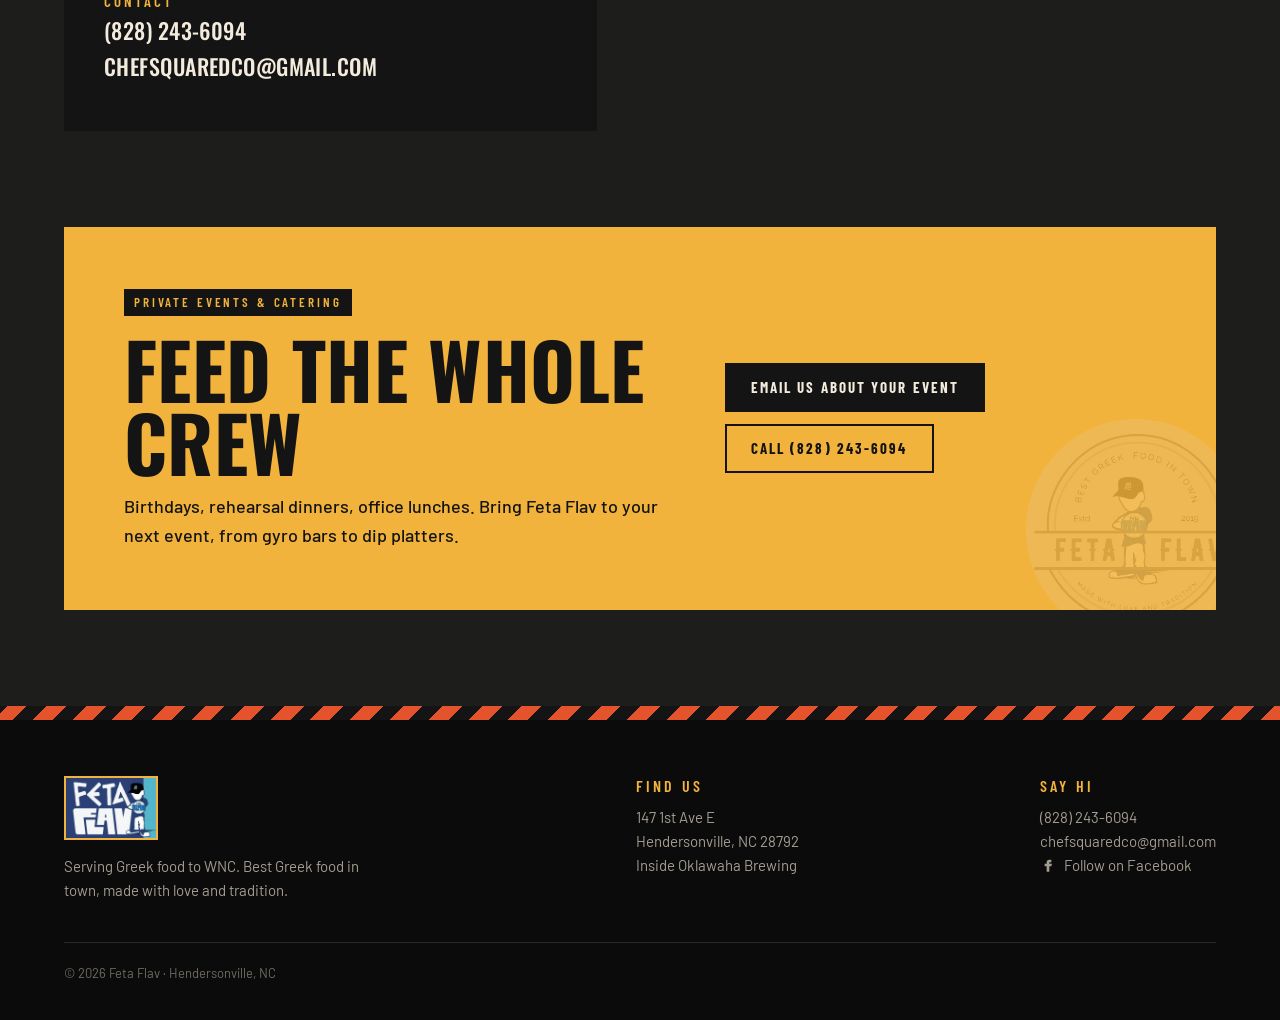
<file: fetaflav/brewhouse.html>
<!doctype html><html lang="en"><head><meta charset="utf-8"><meta name="robots" content="noindex"><title>Archived concept</title><meta http-equiv="refresh" content="0; url=archive/brewhouse.html"><link rel="canonical" href="archive/brewhouse.html"></head><body><p>This design concept has been archived. <a href="archive/brewhouse.html">View it here</a> or <a href="index.html">see the current site</a>.</p></body></html>
</file>
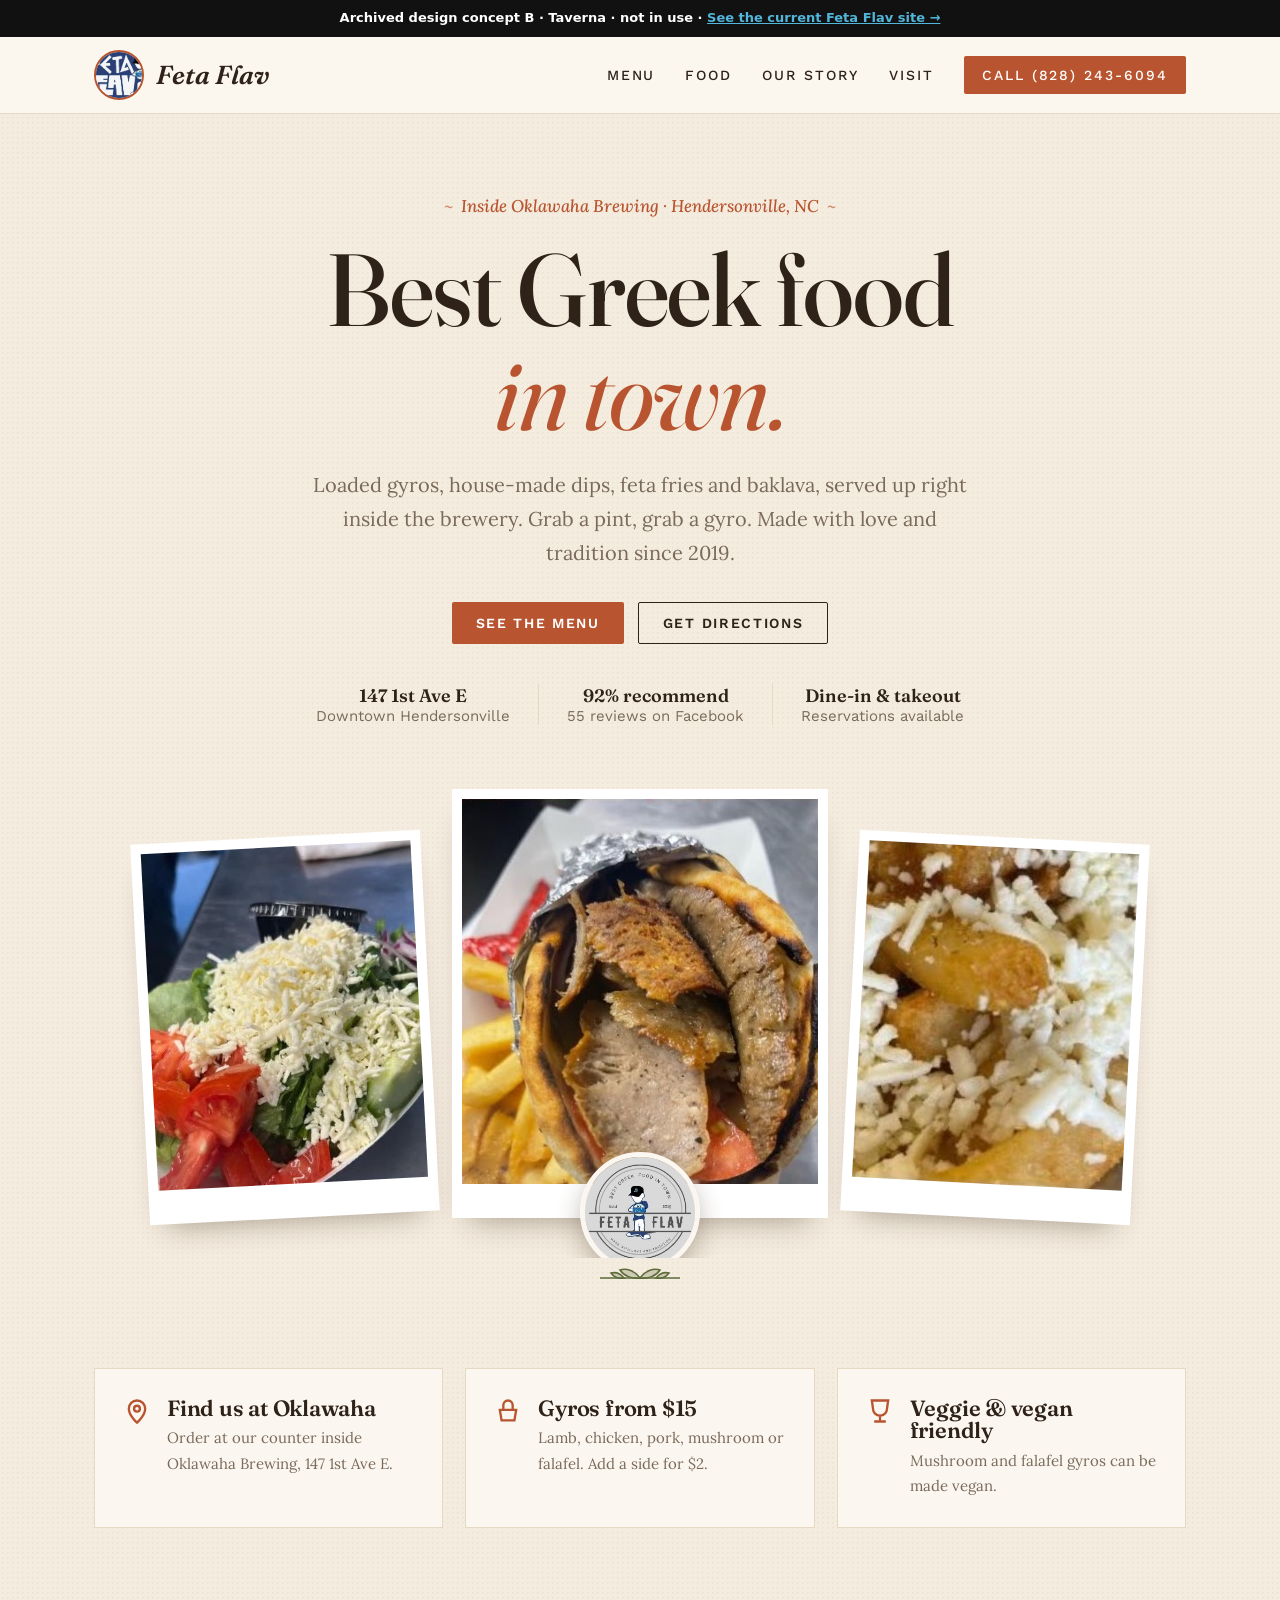
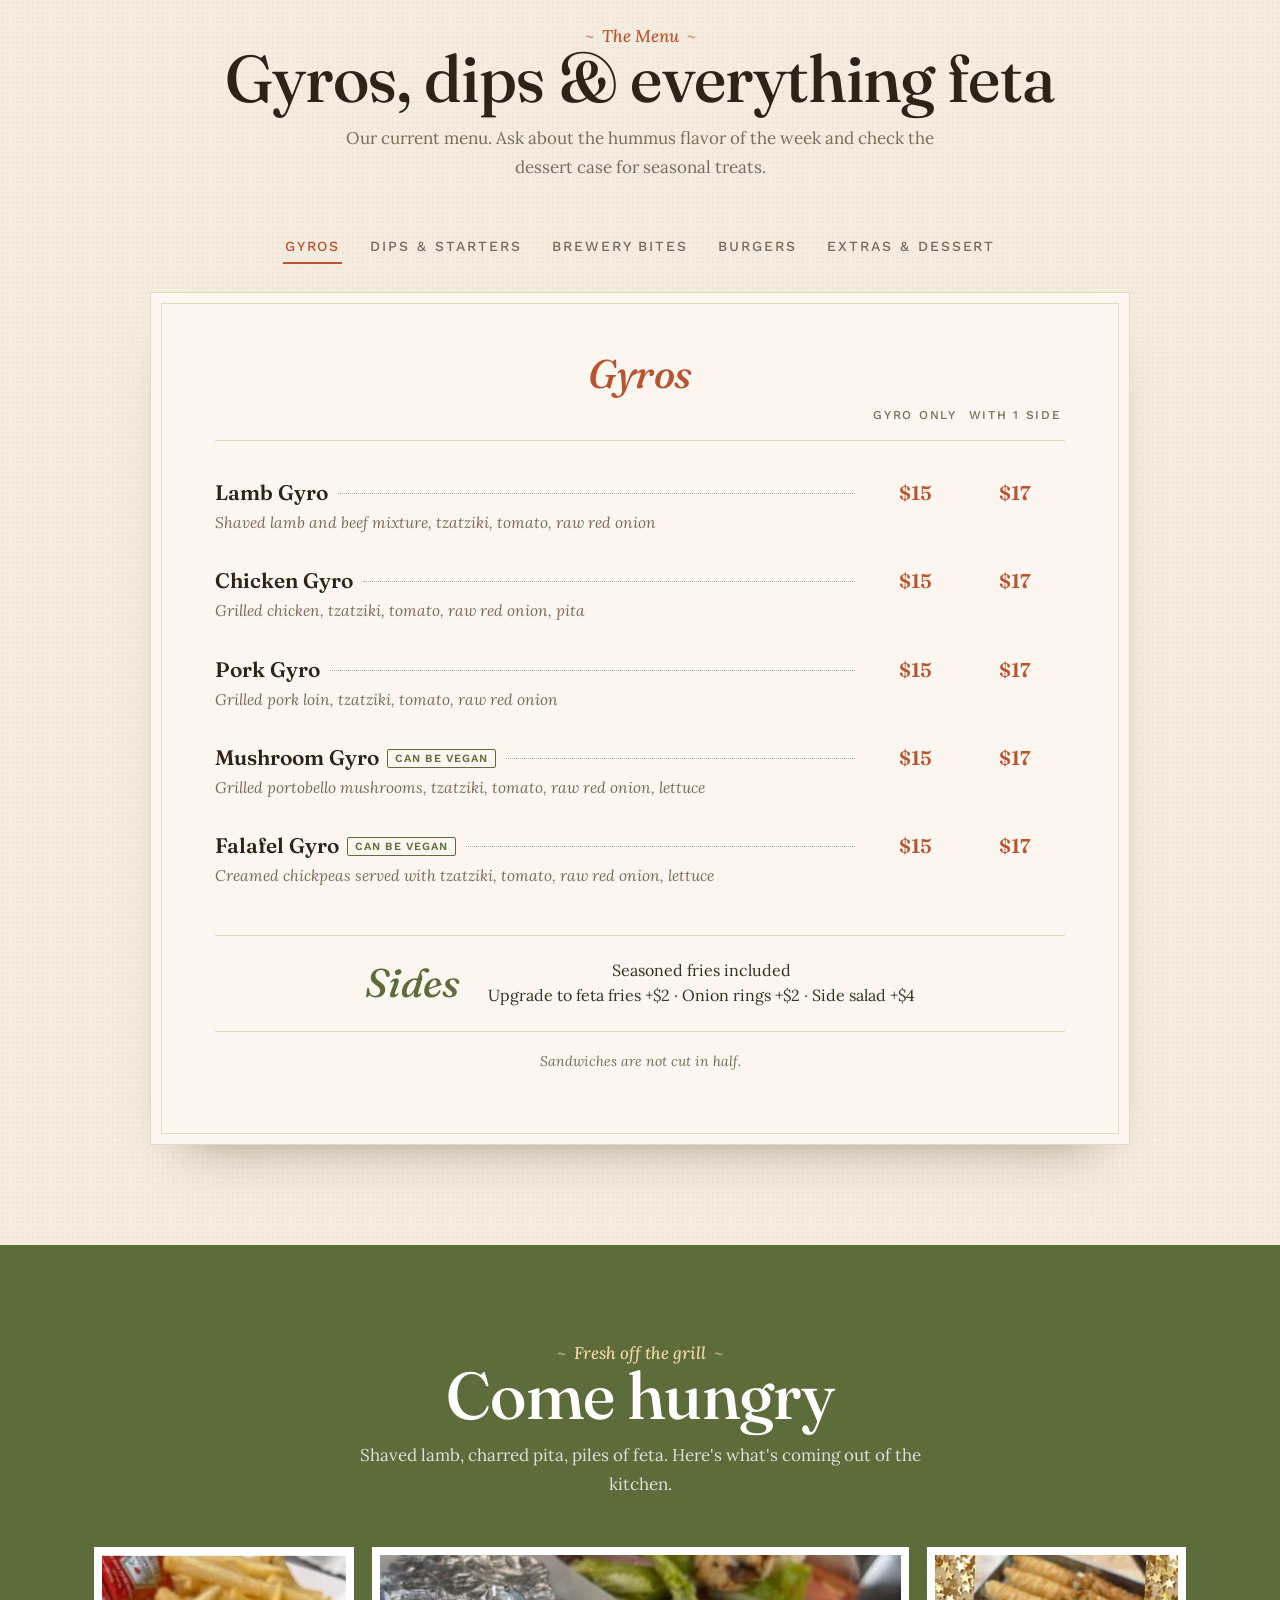
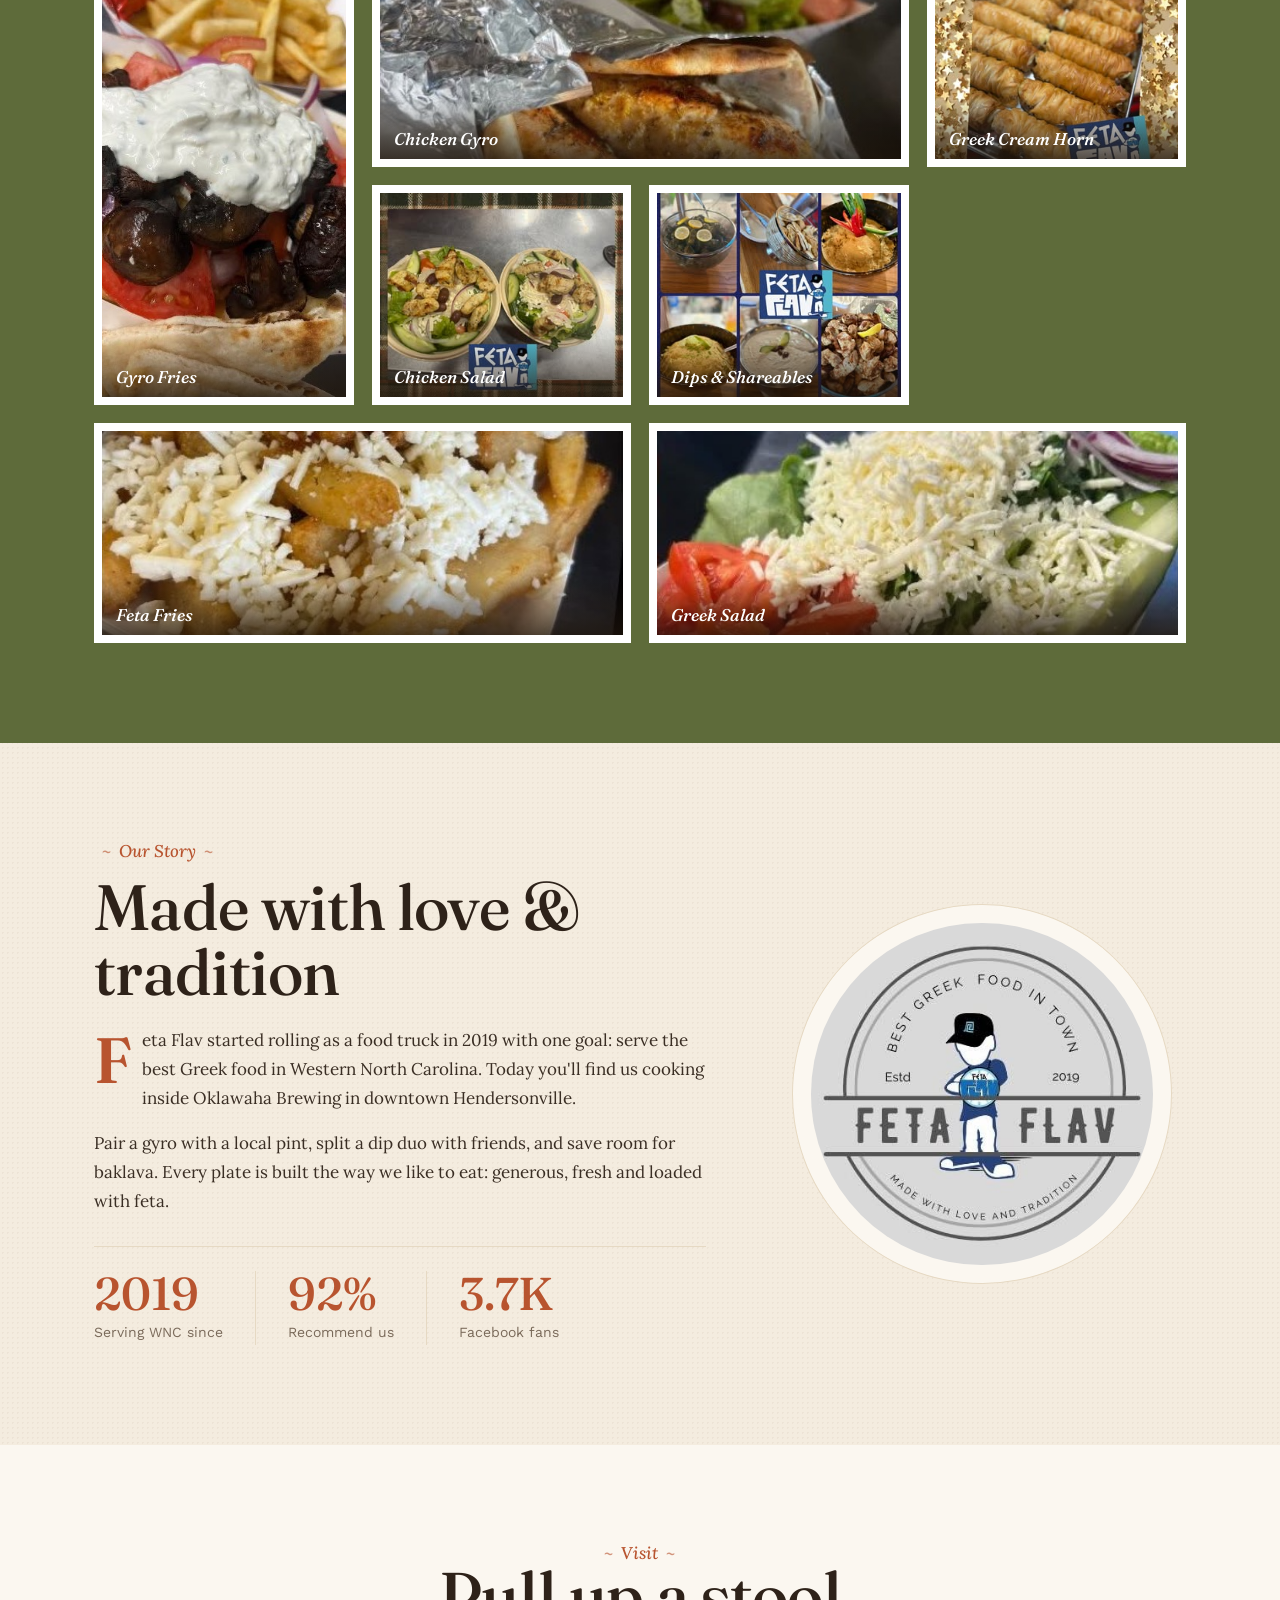
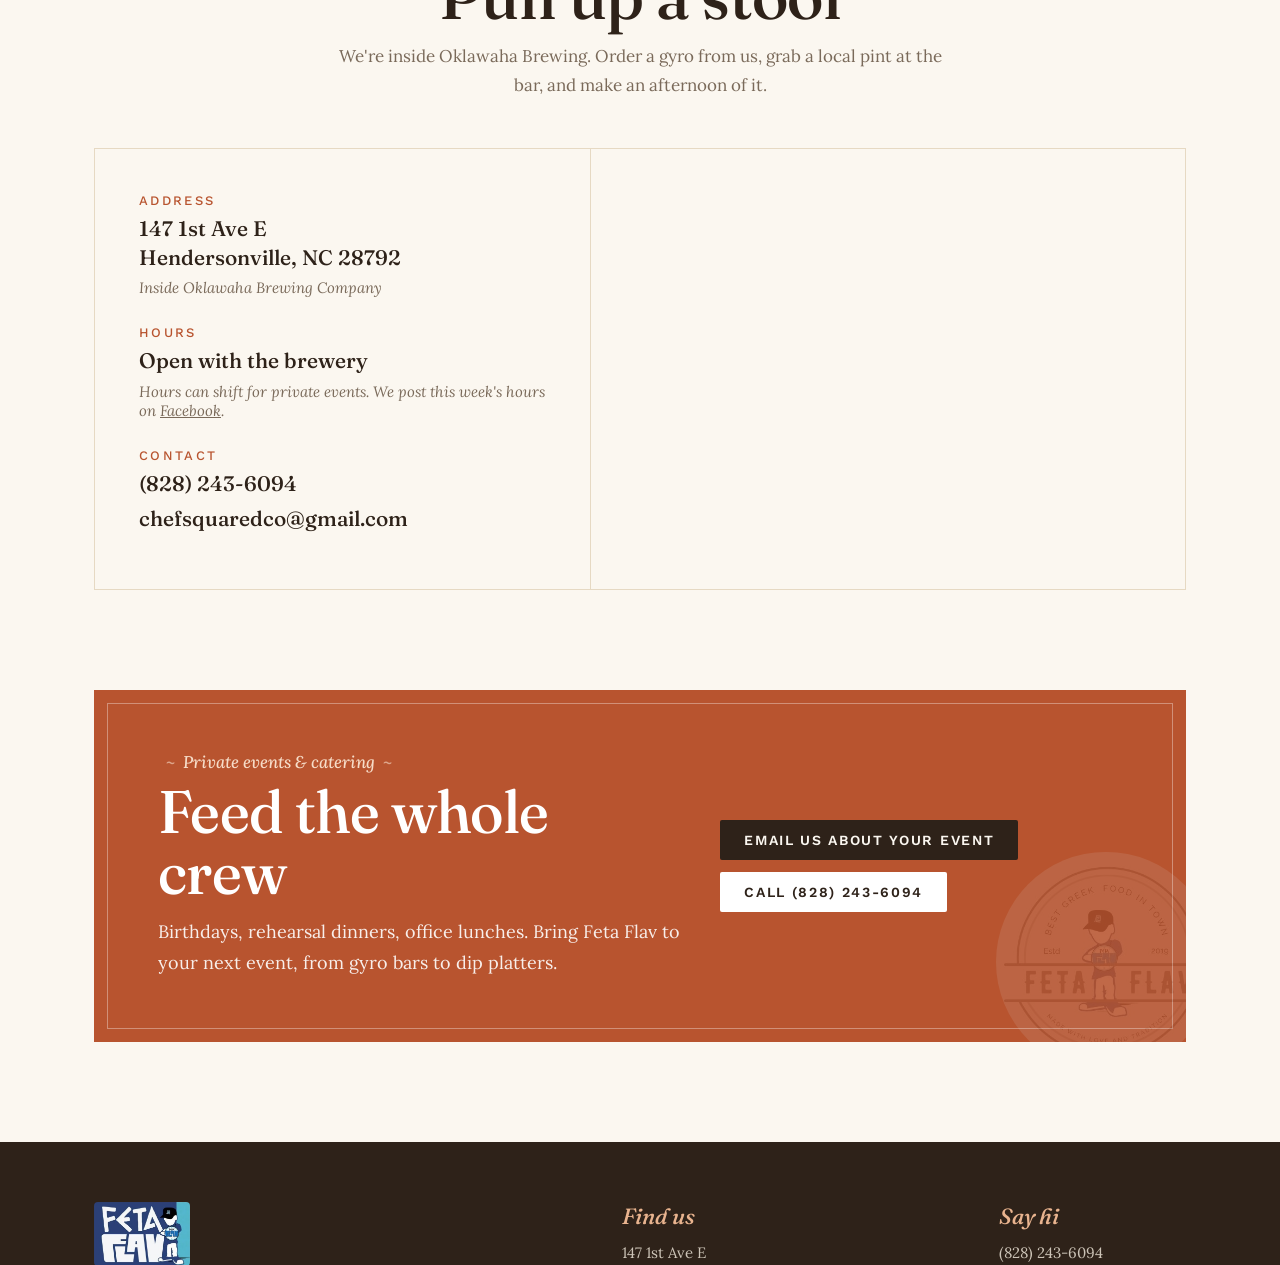
<file: fetaflav/taverna.html>
<!doctype html><html lang="en"><head><meta charset="utf-8"><meta name="robots" content="noindex"><title>Archived concept</title><meta http-equiv="refresh" content="0; url=archive/taverna.html"><link rel="canonical" href="archive/taverna.html"></head><body><p>This design concept has been archived. <a href="archive/taverna.html">View it here</a> or <a href="index.html">see the current site</a>.</p></body></html>
</file>
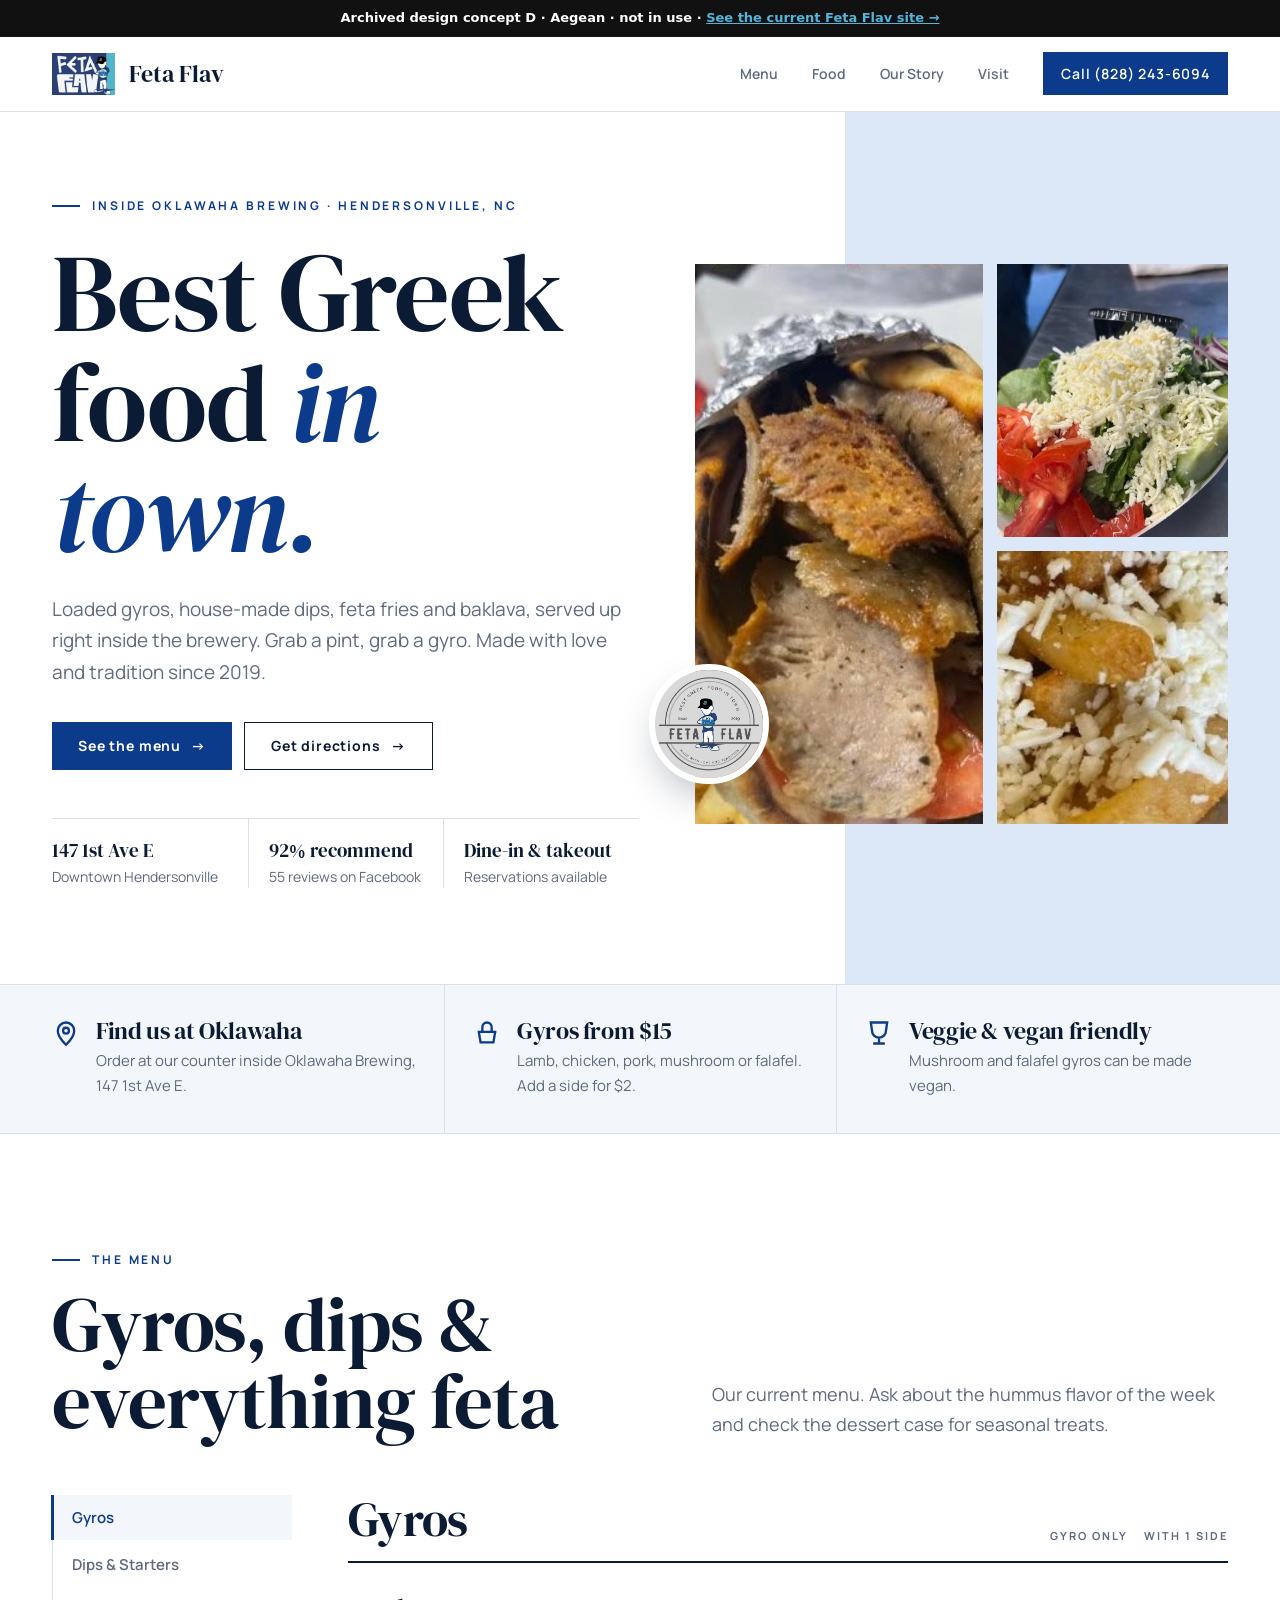
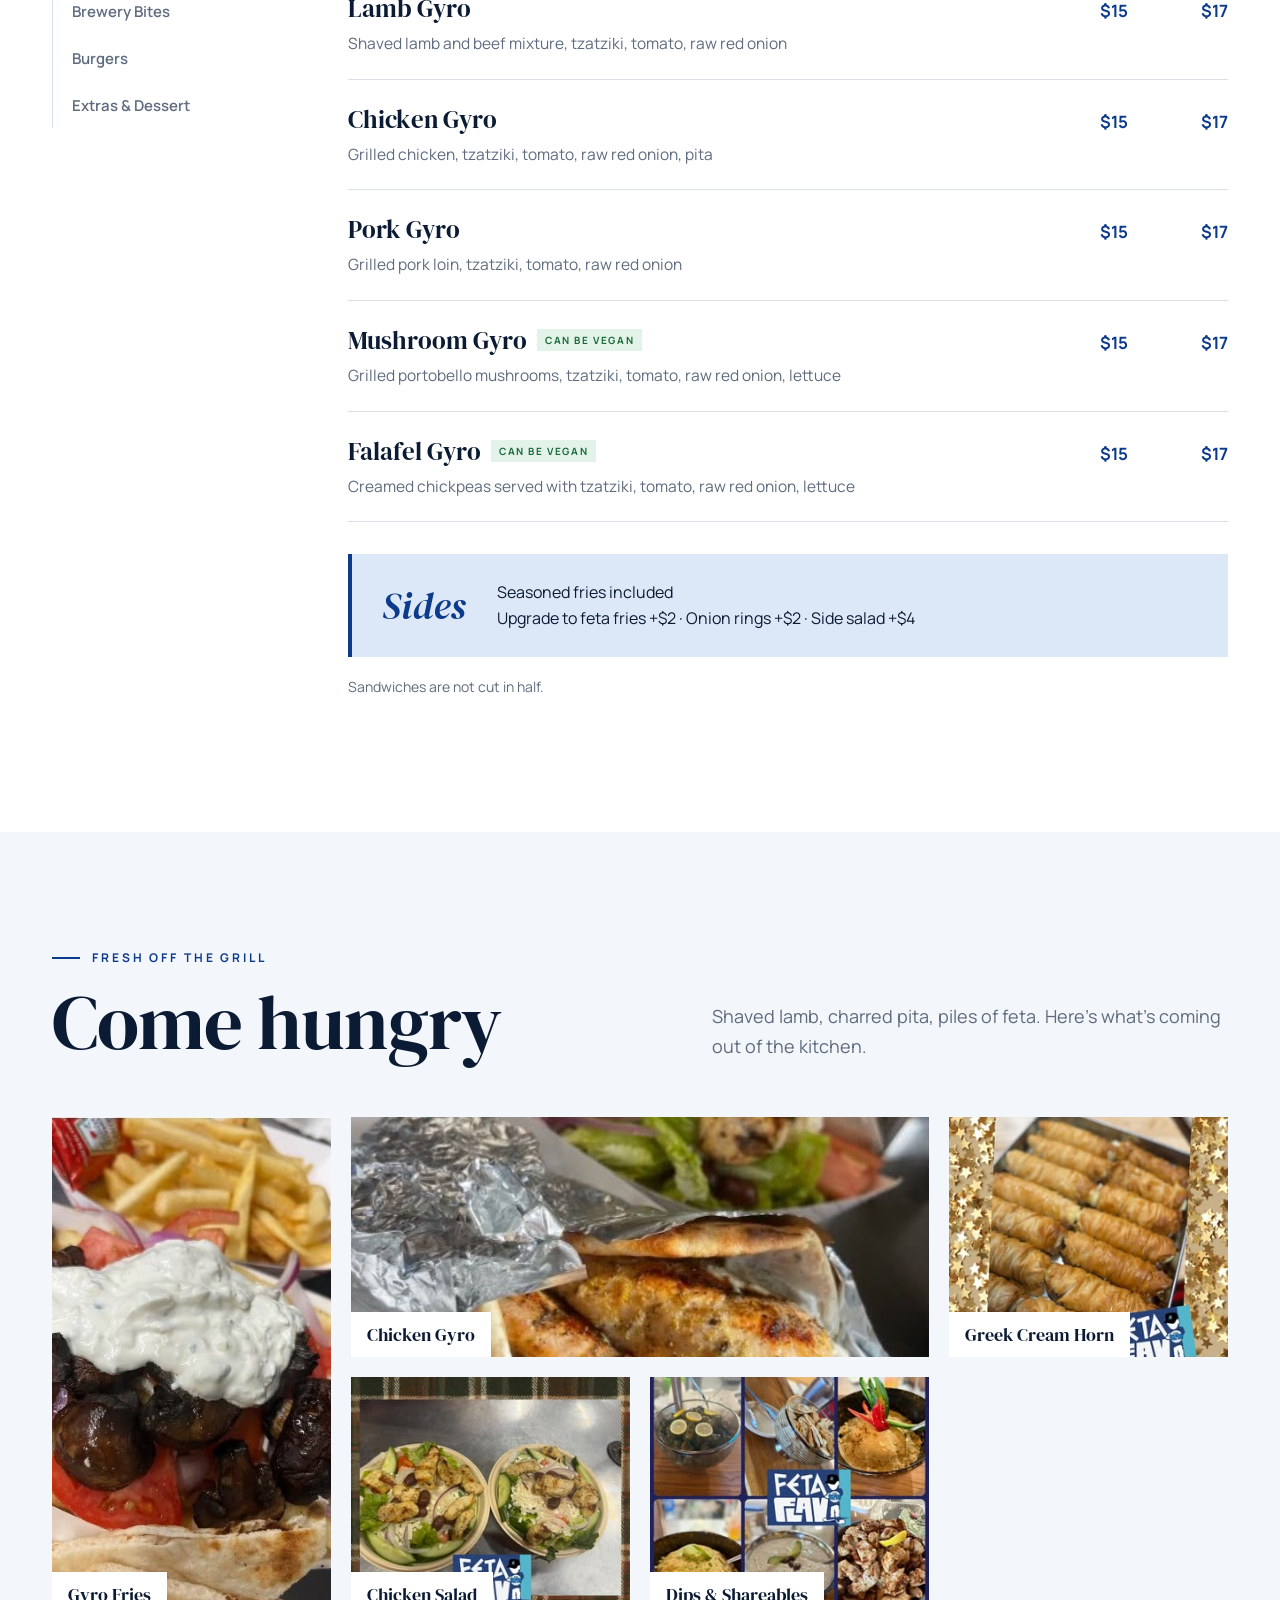
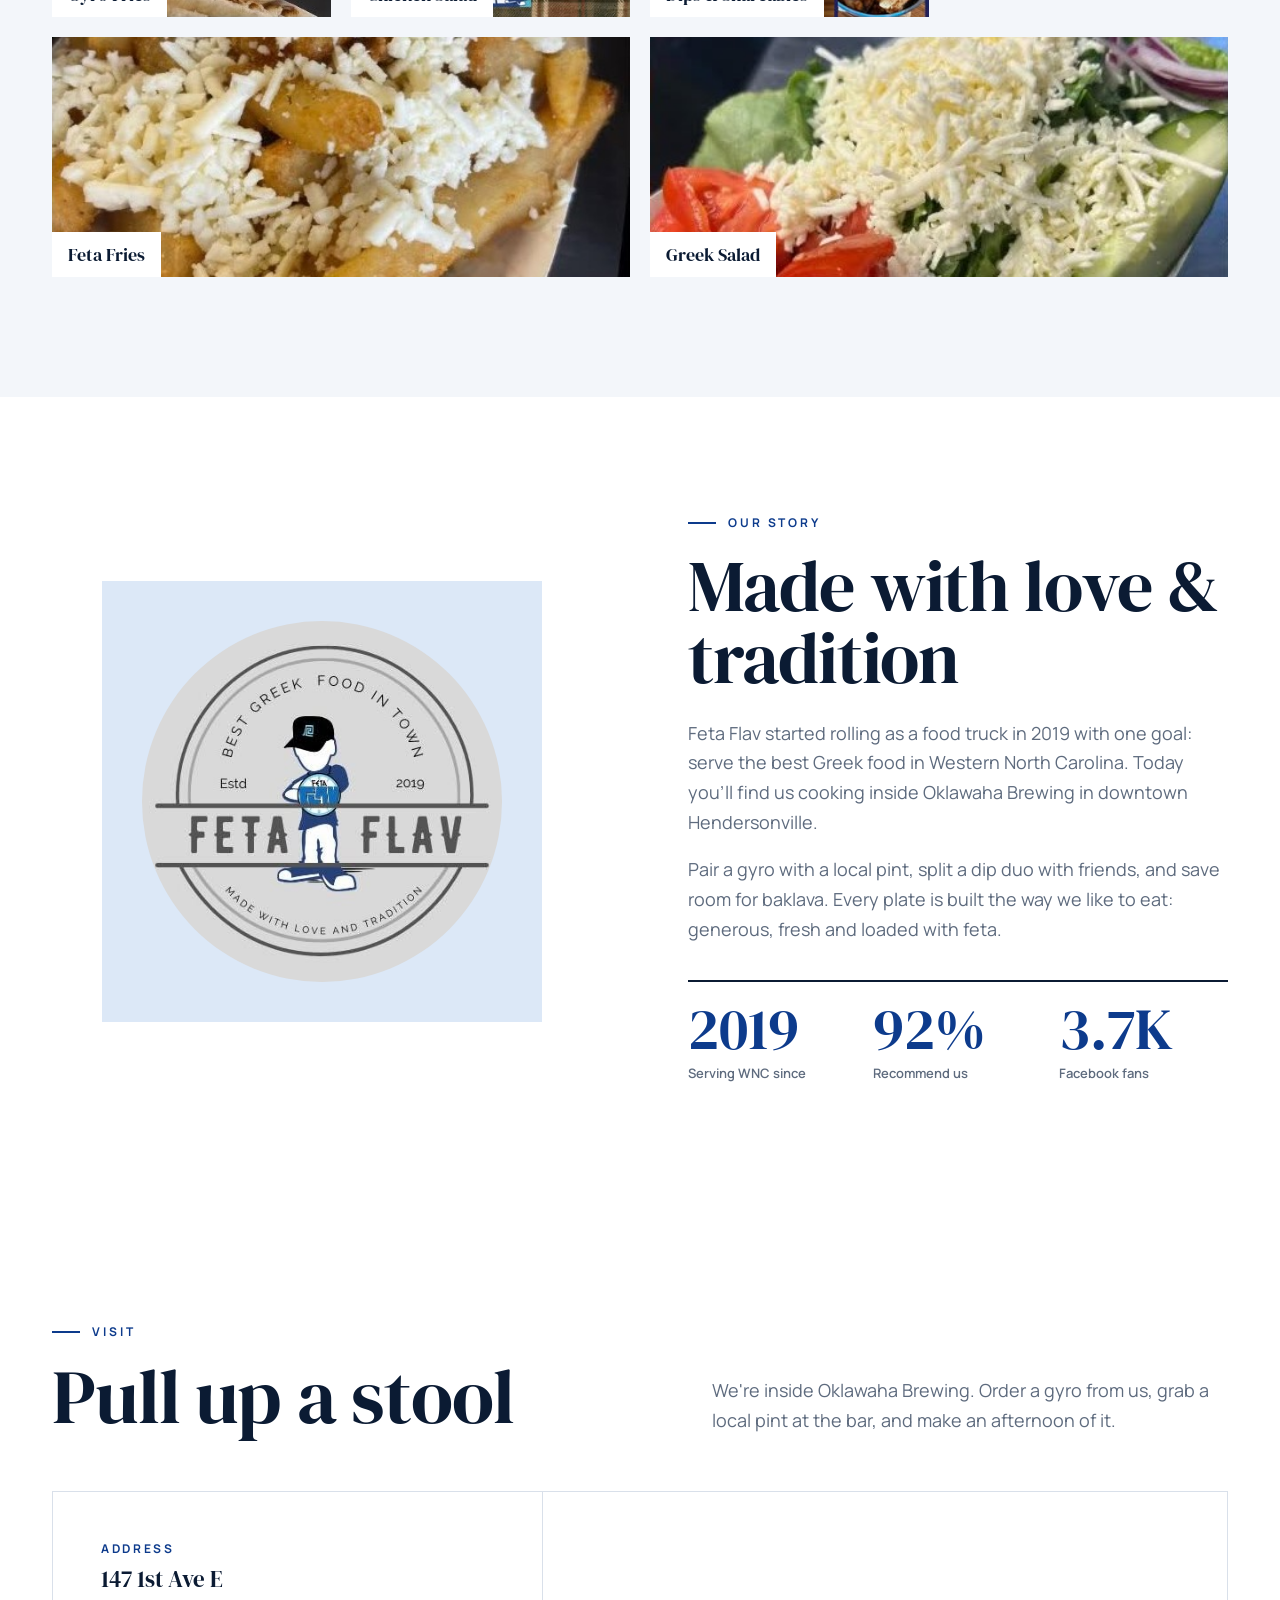
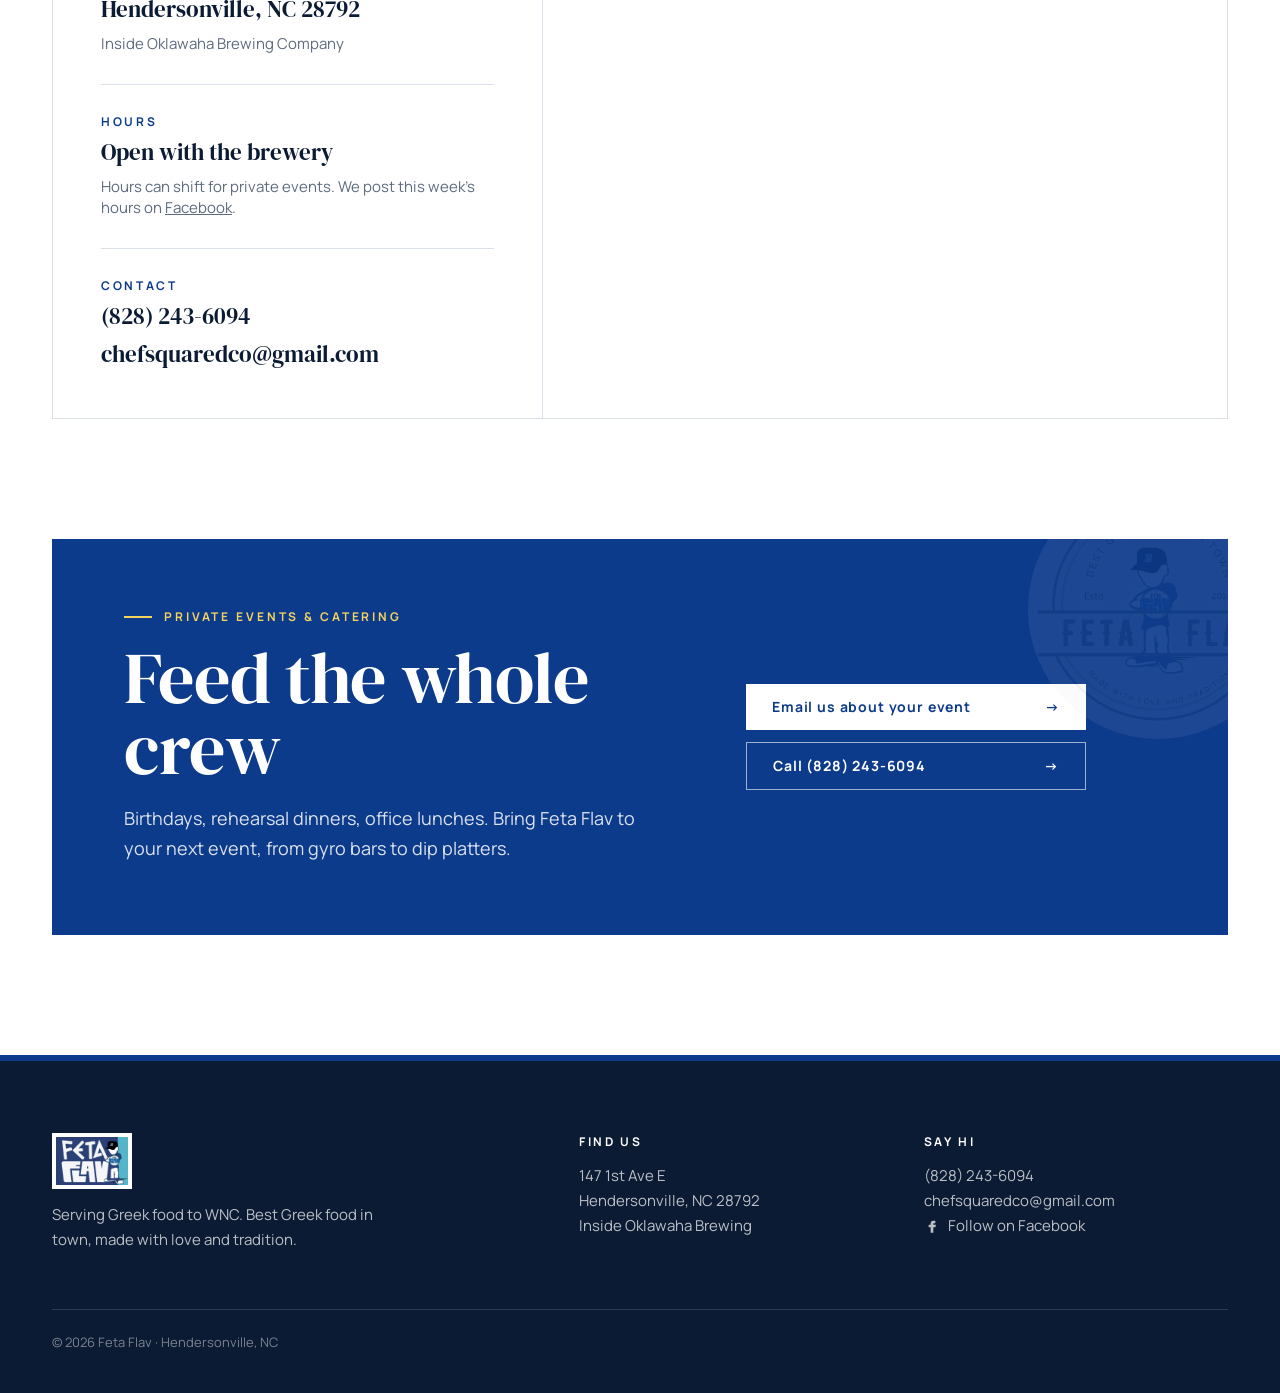
<file: fetaflav/archive/aegean.html>
<!doctype html>
<html lang="en">
<head>
<meta charset="utf-8">
<meta name="viewport" content="width=device-width, initial-scale=1">
<meta name="robots" content="noindex, nofollow">
<title>Feta Flav | Greek Food in Hendersonville, NC</title>
<meta name="description" content="Feta Flav serves gyros, Greek dips, feta fries and more inside Oklawaha Brewing at 147 1st Ave E, Hendersonville, NC.">
<link rel="icon" href="../assets/badge.jpg">
<link rel="preconnect" href="https://fonts.googleapis.com">
<link rel="preconnect" href="https://fonts.gstatic.com" crossorigin>
<link href="https://fonts.googleapis.com/css2?family=DM+Serif+Display:ital@0;1&family=Manrope:wght@400;500;600;700&display=swap" rel="stylesheet">
<style>
/* D · AEGEAN: clean, editorial, whitewashed. White, deep Aegean blue, big serif headlines, square edges. */
:root{
  --blue:#0D3B8C;
  --blue-dk:#08285F;
  --sea:#DCE8F7;
  --ink:#0B1B33;
  --paper:#FFFFFF;
  --mist:#F3F6FA;
  --line:#D9E0EA;
  --text:#1E2A3B;
  --muted:#5E6B7E;
  --lemon:#F4D35E;
  --navy:#0D3B8C;
  --radius:0px;
  --maxw:1240px;
}
*{box-sizing:border-box}
html{scroll-behavior:smooth;overflow-x:clip}
body{margin:0;background:var(--paper);color:var(--text);font:400 17px/1.65 "Manrope",system-ui,sans-serif;-webkit-font-smoothing:antialiased}
img{max-width:100%;display:block}
a{color:inherit}
.wrap{max-width:var(--maxw);margin:0 auto;padding:0 32px}
h1,h2,h3{font-family:"DM Serif Display",Georgia,serif;font-weight:400;line-height:1;margin:0;letter-spacing:-.015em}
.eyebrow{font:700 12px/1 "Manrope",sans-serif;letter-spacing:.24em;text-transform:uppercase;color:var(--blue);display:flex;align-items:center;gap:12px}
.eyebrow::before{content:"";width:28px;height:2px;background:currentColor}
.btn{display:inline-flex;align-items:center;gap:10px;padding:16px 26px;font:700 14px/1 "Manrope",sans-serif;letter-spacing:.06em;text-decoration:none;transition:background .15s ease,color .15s ease}
.btn::after{content:"\2192";transition:transform .15s ease}
.btn:hover::after{transform:translateX(4px)}
.btn-sky{background:var(--blue);color:#fff}
.btn-sky:hover{background:var(--blue-dk)}
.btn-ghost{border:1.5px solid var(--ink);color:var(--ink)}
.btn-ghost:hover{background:var(--ink);color:#fff}
.btn-navy{background:#fff;color:var(--blue)}
.btn-navy:hover{background:var(--lemon);color:var(--ink)}

/* Divider: thin single line, no pattern */
.meander{height:1px;background:var(--line)}
.meander.navy{height:6px;background:var(--blue)}

/* Nav */
header.nav{position:sticky;top:0;z-index:50;background:rgba(255,255,255,.94);backdrop-filter:blur(10px);color:var(--ink);border-bottom:1px solid var(--line)}
.nav-in{display:flex;align-items:center;justify-content:space-between;height:74px;gap:16px}
.brand{display:flex;align-items:center;gap:14px;text-decoration:none}
.brand img{height:42px;width:auto}
.brand span{font:400 24px "DM Serif Display",serif}
.nav-links{display:flex;gap:34px;align-items:center}
.nav-links a{text-decoration:none;font:600 14px "Manrope",sans-serif;color:var(--muted)}
.nav-links a:hover{color:var(--blue)}
.nav-links .btn{padding:12px 18px;color:#fff}
.nav-links .btn::after{display:none}
.nav-links .btn:hover{color:#fff}
.menu-toggle{display:none;background:none;border:0;color:var(--ink);font-size:28px;cursor:pointer;padding:6px}

/* Hero: huge headline on the left, one tall image plus two small, square edges */
.hero{background:var(--paper);color:var(--ink);position:relative;overflow:hidden}
.hero::before{content:"";position:absolute;right:0;top:0;bottom:0;width:34%;background:var(--sea)}
.hero-in{position:relative;z-index:1;display:grid;grid-template-columns:1.1fr 1fr;gap:56px;align-items:center;padding:88px 32px 96px}
.hero h1{font-size:clamp(60px,8.6vw,124px);margin:26px 0 26px}
.hero h1 em{font-style:italic;color:var(--blue)}
.hero p.lede{font-size:19px;max-width:30em;color:var(--muted);margin:0 0 34px}
.hero-ctas{display:flex;flex-wrap:wrap;gap:12px}
.hero-meta{display:grid;grid-template-columns:repeat(3,1fr);justify-content:start;gap:0;margin-top:48px;font-size:14px;color:var(--muted);border-top:1px solid var(--line)}
.hero-meta > div{padding:18px 16px 0 0}
.hero-meta > div + div{border-left:1px solid var(--line);padding-left:20px}
.hero-meta b{display:block;color:var(--ink);font:400 19px "DM Serif Display",serif;margin-bottom:2px}
.hero-meta br{display:none}
.stack{position:relative;height:560px;display:grid;grid-template-columns:1.25fr 1fr;grid-template-rows:1fr 1fr;gap:14px}
.stack figure{position:relative;margin:0;overflow:hidden;background:var(--mist)}
.stack img{width:100%;height:100%;object-fit:cover}
.stack .a{grid-row:span 2}
.stamp{position:absolute;left:-46px;bottom:40px;width:120px;height:120px;border-radius:50%;overflow:hidden;border:6px solid #fff;box-shadow:0 18px 40px -12px rgba(11,27,51,.35);z-index:3}

/* Info strip */
.strip{background:var(--mist);border-bottom:1px solid var(--line)}
.strip-in{display:grid;grid-template-columns:repeat(3,1fr)}
.strip-item{padding:34px 28px 34px 0;display:flex;gap:16px;align-items:flex-start}
.strip-item + .strip-item{padding-left:28px;border-left:1px solid var(--line)}
.strip-item svg{flex:none;color:var(--blue)}
.strip-item h3{font-size:24px;color:var(--ink)}
.strip-item p{margin:6px 0 0;color:var(--muted);font-size:15px}

section{padding:120px 0;scroll-margin-top:74px}
.pc{display:inline-block;width:100px;text-align:right}
.sec-head{display:grid;grid-template-columns:1.2fr 1fr;align-items:end;gap:40px;margin-bottom:56px}
.sec-head h2{font-size:clamp(46px,6vw,84px);color:var(--ink);margin-top:20px}
.sec-head p{color:var(--muted);margin:0;font-size:18px}

/* Menu: two-column editorial list, left sidebar of sections */
#menu{background:var(--paper)}
#menu .wrap{display:grid;grid-template-columns:240px 1fr;column-gap:56px}
#menu .sec-head{grid-column:1 / -1}
.tabs{display:flex;flex-direction:column;gap:2px;align-self:start;position:sticky;top:110px;border-left:1px solid var(--line)}
.tab{font:600 15px "Manrope",sans-serif;text-align:left;padding:12px 18px;border:0;border-left:3px solid transparent;margin-left:-2px;background:transparent;color:var(--muted);cursor:pointer}
.tab:hover{color:var(--ink)}
.tab[aria-selected="true"]{color:var(--blue);border-left-color:var(--blue);background:var(--mist)}
.menu-card{background:transparent;padding:0}
.menu-note{display:flex;justify-content:space-between;gap:16px;flex-wrap:wrap;margin:0 0 6px;padding-bottom:18px;border-bottom:2px solid var(--ink)}
.menu-note h3{font-size:48px;color:var(--ink)}
.menu-note .cols{display:flex;font:700 11px "Manrope",sans-serif;letter-spacing:.18em;text-transform:uppercase;color:var(--muted);align-self:flex-end}
.items{display:grid;grid-template-columns:1fr 1fr;column-gap:48px}
.items.single{grid-template-columns:1fr}
.item{padding:22px 0;border-bottom:1px solid var(--line)}
.item-top{display:flex;align-items:baseline;gap:10px}
.item-name{font:400 25px "DM Serif Display",serif;color:var(--ink)}
.item-name small{font:500 15px "Manrope",sans-serif;color:var(--muted);margin-left:6px}
.dots{flex:1}
.price{font:700 17px "Manrope",sans-serif;color:var(--blue);white-space:nowrap}
.item p{margin:6px 0 0;color:var(--muted);font-size:15.5px;max-width:42em}
.tag{display:inline-block;font:700 10px "Manrope",sans-serif;letter-spacing:.16em;text-transform:uppercase;color:#1b6b3a;background:#E4F3EA;padding:4px 8px;margin-left:10px;vertical-align:5px}
.sides-band{margin-top:32px;background:var(--sea);color:var(--ink);padding:26px 30px;display:flex;gap:32px;align-items:center;flex-wrap:wrap;border-left:4px solid var(--blue)}
.sides-band h4{font:italic 400 38px/1 "DM Serif Display",serif;margin:0;color:var(--blue)}
.sides-band p{margin:0;font-size:16px;line-height:1.6}
.fine{margin-top:18px;color:var(--muted);font-size:14px}

/* Gallery: clean grid with captions underneath */
#gallery{background:var(--mist);color:var(--ink)}
.grid{display:grid;grid-template-columns:repeat(4,1fr);grid-auto-rows:240px;gap:20px;grid-auto-flow:dense}
.grid figure{margin:0;overflow:hidden;position:relative;background:#e6ebf2}
.grid img{width:100%;height:100%;object-fit:cover;transition:transform .6s ease}
.grid figure:hover img{transform:scale(1.04)}
.grid figcaption{position:absolute;left:0;bottom:0;background:#fff;color:var(--ink);padding:10px 16px;font:400 18px "DM Serif Display",serif}
.g-tall{grid-row:span 2}
.g-wide{grid-column:span 2}
.grid figure:last-child{grid-column:span 2}

/* Story */
.story{display:grid;grid-template-columns:1fr 1fr;gap:96px;align-items:center}
.badge-wrap{position:relative;max-width:440px;margin:0 auto;padding:40px;background:var(--sea)}
.badge-wrap img{border-radius:50%}
.story h2{font-size:clamp(46px,5.6vw,76px);color:var(--ink);margin:22px 0 24px}
.story p{color:var(--muted);margin:0 0 18px;max-width:34em;font-size:18px}
.stats{display:grid;grid-template-columns:repeat(3,1fr);gap:16px;margin-top:36px;border-top:2px solid var(--ink)}
.stat{padding-top:18px}
.stat b{display:block;font:400 58px/1 "DM Serif Display",serif;color:var(--blue)}
.stat span{font:600 13px "Manrope",sans-serif;color:var(--muted)}

/* Visit */
#visit{background:var(--paper)}
.visit{display:grid;grid-template-columns:1fr 1.4fr;gap:0;align-items:stretch;border:1px solid var(--line)}
.visit-card{background:var(--paper);color:var(--text);padding:48px;display:flex;flex-direction:column;gap:30px}
.visit-card > div + div{border-top:1px solid var(--line);padding-top:28px}
.visit-card h3{font:700 12px "Manrope",sans-serif;color:var(--blue);letter-spacing:.22em;text-transform:uppercase}
.visit-card p{margin:8px 0 0;font:400 23px/1.3 "DM Serif Display",serif;color:var(--ink)}
.visit-card a{text-decoration:none}
.visit-card a:hover{color:var(--blue)}
.visit-card .note{font:400 15px "Manrope",sans-serif;color:var(--muted)}
.map{overflow:hidden;min-height:460px;border-left:1px solid var(--line)}
.map iframe{width:100%;height:100%;min-height:460px;border:0;display:block;filter:grayscale(.6) contrast(1.05)}

/* Events */
.events{background:var(--blue);color:#fff;padding:72px;display:grid;grid-template-columns:1.4fr 1fr;gap:48px;align-items:center;position:relative;overflow:hidden}
.events .eyebrow{color:var(--lemon)}
.events h2{font-size:clamp(44px,5.6vw,76px);margin-top:20px}
.events h2::after{content:"";display:block}
.events p{margin:18px 0 0;font-size:18px;max-width:30em;color:rgba(255,255,255,.85)}
.events .actions{display:flex;flex-direction:column;gap:12px;align-items:stretch;max-width:340px}
.events .btn{justify-content:space-between}
.events .btn-navy[style]{background:transparent!important;color:#fff!important;border:1.5px solid rgba(255,255,255,.6)}
.events .btn-navy[style]:hover{background:rgba(255,255,255,.1)!important}
.events img{position:absolute;right:-60px;top:-60px;width:260px;opacity:.08;border-radius:50%}

footer{background:var(--ink);color:rgba(255,255,255,.72);padding:72px 0 40px;font-size:15px}
.foot{display:grid;grid-template-columns:1.6fr 1fr 1fr;gap:40px;align-items:start}
.foot img{height:56px;background:#fff;padding:4px}
.foot h4{font:700 12px "Manrope",sans-serif;letter-spacing:.22em;text-transform:uppercase;color:#fff;margin:0 0 14px}
.foot a{text-decoration:none}
.foot a:hover{color:var(--lemon)}
.social{display:inline-flex;align-items:center;gap:8px}
.legal{margin-top:56px;padding-top:22px;border-top:1px solid rgba(255,255,255,.14);font-size:13px;color:rgba(255,255,255,.45)}

@media (max-width:1020px){
  .hero::before{width:100%;top:auto;height:38%}
  .hero-in{grid-template-columns:1fr;padding:60px 32px 64px}
  .stack{height:440px}
  .stamp{left:auto;right:20px;bottom:-30px}
  #menu .wrap{grid-template-columns:1fr}
  .tabs{flex-direction:row;flex-wrap:wrap;position:static;border-left:0;border-bottom:1px solid var(--line);margin-bottom:28px}
  .tab{border-left:0;border-bottom:3px solid transparent;margin:0 0 -1px}
  .tab[aria-selected="true"]{border-bottom-color:var(--blue);background:transparent}
  .items{grid-template-columns:1fr}
  .sec-head,.story,.visit,.events{grid-template-columns:1fr}
  .story{gap:48px}
  .map{border-left:0;border-top:1px solid var(--line)}
  .grid{grid-template-columns:repeat(2,1fr)}
}
@media (max-width:760px){
  body{font-size:16px}
  .wrap{padding:0 16px}
  .hero-in{padding:44px 16px 56px}
  .hero-meta{grid-template-columns:1fr}
  .hero-meta > div,.hero-meta > div + div{border-left:0;padding:14px 0 0;margin:0}
  .nav-links{display:none;position:absolute;top:74px;left:0;right:0;background:#fff;flex-direction:column;align-items:flex-start;padding:16px 16px 22px;gap:16px;border-bottom:1px solid var(--line)}
  .nav-links.open{display:flex}
  .menu-toggle{display:block}
  .brand span{display:none}
  .stack{height:320px;gap:8px}
  .stamp{width:88px;height:88px}
  .strip-in{grid-template-columns:1fr}
  .strip-item,.strip-item + .strip-item{padding:22px 0;border-left:0}
  .strip-item + .strip-item{border-top:1px solid var(--line)}
  section{padding:72px 0}
  .tab{padding:10px 12px;font-size:14px}
  .menu-note h3{font-size:38px}
  .pc{width:72px}
  .item-name{font-size:21px}
  .grid{grid-auto-rows:160px;gap:8px}
  .events{padding:44px 22px}
  .visit-card{padding:28px 22px}
  .foot{grid-template-columns:1fr}
  .stat b{font-size:42px}
  .badge-wrap{padding:24px}
}
@media (prefers-reduced-motion:reduce){*{transition:none!important;scroll-behavior:auto!important}}
</style>
</head>
<body>
<div style="position:sticky;top:0;z-index:9999;background:#111;color:#fff;font:600 13px/1.3 system-ui,sans-serif;padding:10px 14px;text-align:center">Archived design concept D · Aegean &middot; not in use &middot; <a href="../index.html" style="color:#52B5DA">See the current Feta Flav site &rarr;</a></div>

<header class="nav">
  <div class="wrap nav-in">
    <a class="brand" href="#top" aria-label="Feta Flav home">
      <img src="../assets/logo-wordmark.jpg" alt="Feta Flav logo">
      <span>Feta Flav</span>
    </a>
    <button class="menu-toggle" aria-label="Open menu" aria-expanded="false">&#9776;</button>
    <nav class="nav-links" aria-label="Main">
      <a href="#menu">Menu</a>
      <a href="#gallery">Food</a>
      <a href="#story">Our Story</a>
      <a href="#visit">Visit</a>
      <a class="btn btn-sky" href="tel:+18282436094">Call (828) 243-6094</a>
    </nav>
  </div>
</header>

<main id="top">
  <section class="hero" style="padding:0">
    <div class="wrap hero-in">
      <div>
        <div class="eyebrow">Inside Oklawaha Brewing &middot; Hendersonville, NC</div>
        <h1>Best Greek food <em>in town.</em></h1>
        <p class="lede">Loaded gyros, house-made dips, feta fries and baklava, served up right inside the brewery. Grab a pint, grab a gyro. Made with love and tradition since 2019.</p>
        <div class="hero-ctas">
          <a class="btn btn-sky" href="#menu">See the menu</a>
          <a class="btn btn-ghost" href="https://www.google.com/maps/dir/?api=1&destination=147+1st+Ave+E+Hendersonville+NC+28792" target="_blank" rel="noopener">Get directions</a>
        </div>
        <div class="hero-meta">
          <div><b>147 1st Ave E</b><br>Downtown Hendersonville</div>
          <div><b>92% recommend</b><br>55 reviews on Facebook</div>
          <div><b>Dine-in &amp; takeout</b><br>Reservations available</div>
        </div>
      </div>
      <div class="stack" aria-hidden="true">
        <figure class="a"><img src="../assets/lamb-gyro.jpg" alt=""></figure>
        <figure class="b"><img src="../assets/greek-salad.jpg" alt=""></figure>
        <figure class="c"><img src="../assets/feta-fries.jpg" alt=""></figure>
        <div class="stamp"><img src="../assets/badge.jpg" alt=""></div>
      </div>
    </div>
  </section>
  <div class="meander" role="presentation"></div>

  <div class="strip">
    <div class="wrap strip-in">
      <div class="strip-item">
        <svg width="28" height="28" viewBox="0 0 24 24" fill="none" stroke="currentColor" stroke-width="2"><path d="M12 22s7-6.2 7-12a7 7 0 1 0-14 0c0 5.8 7 12 7 12z"/><circle cx="12" cy="10" r="2.5"/></svg>
        <div><h3>Find us at Oklawaha</h3><p>Order at our counter inside Oklawaha Brewing, 147 1st Ave E.</p></div>
      </div>
      <div class="strip-item">
        <svg width="28" height="28" viewBox="0 0 24 24" fill="none" stroke="currentColor" stroke-width="2"><path d="M4 11h16M5 11l1.5 9h11L19 11M8 11V7a4 4 0 0 1 8 0v4"/></svg>
        <div><h3>Gyros from $15</h3><p>Lamb, chicken, pork, mushroom or falafel. Add a side for $2.</p></div>
      </div>
      <div class="strip-item">
        <svg width="28" height="28" viewBox="0 0 24 24" fill="none" stroke="currentColor" stroke-width="2"><path d="M7 21h10M12 17v4M5 3h14l-1 7a6 6 0 0 1-12 0z"/></svg>
        <div><h3>Veggie &amp; vegan friendly</h3><p>Mushroom and falafel gyros can be made vegan.</p></div>
      </div>
    </div>
  </div>

  <section id="menu">
    <div class="wrap">
      <div class="sec-head">
        <div>
          <div class="eyebrow">The Menu</div>
          <h2>Gyros, dips &amp; everything feta</h2>
        </div>
        <p>Our current menu. Ask about the hummus flavor of the week and check the dessert case for seasonal treats.</p>
      </div>

      <div class="tabs" role="tablist" aria-label="Menu sections"></div>
      <div class="menu-card" id="menu-panel" role="tabpanel"></div>
    </div>
  </section>

  <section id="gallery">
    <div class="wrap">
      <div class="sec-head">
        <div>
          <div class="eyebrow">Fresh off the grill</div>
          <h2>Come hungry</h2>
        </div>
        <p>Shaved lamb, charred pita, piles of feta. Here's what's coming out of the kitchen.</p>
      </div>
      <div class="grid">
        <figure class="g-tall"><img src="../assets/gyro-fries.jpg" alt="Gyro fries topped with grilled mushrooms, tomato and tzatziki"><figcaption>Gyro Fries</figcaption></figure>
        <figure class="g-wide"><img src="../assets/chicken-gyro.jpg" alt="Grilled chicken gyro wrapped in foil"><figcaption>Chicken Gyro</figcaption></figure>
        <figure><img src="../assets/baklava.jpg" alt="Tray of Greek cream horns"><figcaption>Greek Cream Horn</figcaption></figure>
        <figure><img src="../assets/chicken-salads.jpg" alt="Greek salads topped with grilled chicken"><figcaption>Chicken Salad</figcaption></figure>
        <figure><img src="../assets/spread.jpg" alt="Spread of Greek dishes"><figcaption>Dips &amp; Shareables</figcaption></figure>
        <figure class="g-wide"><img src="../assets/feta-fries.jpg" alt="Seasoned fries covered in crumbled feta"><figcaption>Feta Fries</figcaption></figure>
        <figure><img src="../assets/greek-salad.jpg" alt="Greek salad with tomato, cucumber and feta"><figcaption>Greek Salad</figcaption></figure>
      </div>
    </div>
  </section>

  <section id="story">
    <div class="wrap story">
      <div class="badge-wrap"><img src="../assets/badge.jpg" alt="Feta Flav badge: Best Greek Food in Town, Estd 2019, Made with Love and Tradition"></div>
      <div>
        <div class="eyebrow">Our Story</div>
        <h2>Made with love &amp; tradition</h2>
        <p>Feta Flav started rolling as a food truck in 2019 with one goal: serve the best Greek food in Western North Carolina. Today you'll find us cooking inside Oklawaha Brewing in downtown Hendersonville.</p>
        <p>Pair a gyro with a local pint, split a dip duo with friends, and save room for baklava. Every plate is built the way we like to eat: generous, fresh and loaded with feta.</p>
        <div class="stats">
          <div class="stat"><b>2019</b><span>Serving WNC since</span></div>
          <div class="stat"><b>92%</b><span>Recommend us</span></div>
          <div class="stat"><b>3.7K</b><span>Facebook fans</span></div>
        </div>
      </div>
    </div>
  </section>

  <section id="visit">
    <div class="wrap">
      <div class="sec-head">
        <div>
          <div class="eyebrow">Visit</div>
          <h2>Pull up a stool</h2>
        </div>
        <p>We're inside Oklawaha Brewing. Order a gyro from us, grab a local pint at the bar, and make an afternoon of it.</p>
      </div>
      <div class="visit">
        <div class="visit-card">
          <div>
            <h3>Address</h3>
            <p><a href="https://www.google.com/maps/dir/?api=1&destination=147+1st+Ave+E+Hendersonville+NC+28792" target="_blank" rel="noopener">147 1st Ave E<br>Hendersonville, NC 28792</a></p>
            <p class="note">Inside Oklawaha Brewing Company</p>
          </div>
          <div>
            <h3>Hours</h3>
            <p>Open with the brewery</p>
            <p class="note">Hours can shift for private events. We post this week's hours on <a href="https://www.facebook.com/fetaflavfoodtruck/" target="_blank" rel="noopener" style="text-decoration:underline">Facebook</a>.</p>
          </div>
          <div>
            <h3>Contact</h3>
            <p><a href="tel:+18282436094">(828) 243-6094</a></p>
            <p><a href="mailto:chefsquaredco@gmail.com">chefsquaredco@gmail.com</a></p>
          </div>
        </div>
        <div class="map">
          <iframe title="Map to Feta Flav at Oklawaha Brewing" loading="lazy" referrerpolicy="no-referrer-when-downgrade"
            src="https://maps.google.com/maps?q=147%201st%20Ave%20E%2C%20Hendersonville%2C%20NC%2028792&z=16&output=embed"></iframe>
        </div>
      </div>
    </div>
  </section>

  <section style="padding-top:0;background:var(--paper)">
    <div class="wrap">
      <div class="events">
        <div>
          <div class="eyebrow">Private events &amp; catering</div>
          <h2>Feed the whole crew</h2>
          <p>Birthdays, rehearsal dinners, office lunches. Bring Feta Flav to your next event, from gyro bars to dip platters.</p>
        </div>
        <div class="actions">
          <a class="btn btn-navy" href="mailto:chefsquaredco@gmail.com?subject=Event%20inquiry%20for%20Feta%20Flav">Email us about your event</a>
          <a class="btn btn-navy" style="background:#fff;color:var(--ink)" href="tel:+18282436094">Call (828) 243-6094</a>
        </div>
        <img src="../assets/badge.jpg" alt="" aria-hidden="true">
      </div>
    </div>
  </section>
</main>

<div class="meander navy" role="presentation"></div>
<footer>
  <div class="wrap">
    <div class="foot">
      <div>
        <img src="../assets/logo-wordmark.jpg" alt="Feta Flav">
        <p style="margin:14px 0 0;max-width:22em">Serving Greek food to WNC. Best Greek food in town, made with love and tradition.</p>
      </div>
      <div>
        <h4>Find us</h4>
        147 1st Ave E<br>Hendersonville, NC 28792<br>Inside Oklawaha Brewing
      </div>
      <div>
        <h4>Say hi</h4>
        <a href="tel:+18282436094">(828) 243-6094</a><br>
        <a href="mailto:chefsquaredco@gmail.com">chefsquaredco@gmail.com</a><br>
        <a class="social" href="https://www.facebook.com/fetaflavfoodtruck/" target="_blank" rel="noopener">
          <svg width="16" height="16" viewBox="0 0 24 24" fill="currentColor"><path d="M14 8h3V4h-3c-2.8 0-4 1.7-4 4.3V10H7v4h3v8h4v-8h3l1-4h-4V8.6c0-.4.2-.6.6-.6z"/></svg>
          Follow on Facebook
        </a>
      </div>
    </div>
    <div class="legal">&copy; <span id="yr"></span> Feta Flav &middot; Hendersonville, NC</div>
  </div>
</footer>

<script>
  const MENU = [
    { id:"gyros", label:"Gyros", title:"Gyros", cols:["Gyro only","With 1 side"], single:true, items:[
      {n:"Lamb Gyro", d:"Shaved lamb and beef mixture, tzatziki, tomato, raw red onion", p:["$15","$17"]},
      {n:"Chicken Gyro", d:"Grilled chicken, tzatziki, tomato, raw red onion, pita", p:["$15","$17"]},
      {n:"Pork Gyro", d:"Grilled pork loin, tzatziki, tomato, raw red onion", p:["$15","$17"]},
      {n:"Mushroom Gyro", d:"Grilled portobello mushrooms, tzatziki, tomato, raw red onion, lettuce", p:["$15","$17"], vegan:true},
      {n:"Falafel Gyro", d:"Creamed chickpeas served with tzatziki, tomato, raw red onion, lettuce", p:["$15","$17"], vegan:true},
    ], sides:true, fine:"Sandwiches are not cut in half." },
    { id:"starters", label:"Dips & Starters", title:"Dips & Starters", items:[
      {n:"Hummus", d:"Creamy chickpeas with olive oil and lemon juice. Served with grilled pita (ask about the current flavor).", p:["$10"]},
      {n:"Tzatziki", d:"A refreshing blend of sour cream, cucumber, garlic and a hint of lemon. Served with grilled pita.", p:["$10"]},
      {n:"Spicy Feta Spread", d:"Zesty whipped feta with jalapeños, garlic and olive oil. Served with grilled pita.", p:["$12"]},
      {n:"Dip Duo", d:"Choose two of the dips above, served with pita. No duplicates, please.", p:["$18"]},
      {n:"Dolmades", s:"(9)", d:"Brined grape leaves stuffed with rice. Served with tzatziki.", p:["$10"]},
      {n:"Spicy Feta Spring Rolls", d:"Spicy feta wrapped in a spring roll wrapper, served with hot honey.", p:["$12"]},
      {n:"Avgolemono Soup", d:"Traditional Greek lemon and egg soup with chicken.", p:["$8"]},
      {n:"Greek Nachos", d:"Crispy pita chips topped with creamy Greek cheese sauce, Greek salad salsa, choice of lamb, chicken, pork or mushroom, and tzatziki.", p:["$18"]},
      {n:"Gyro Fries", d:"Seasoned fries topped with tomato, onion and tzatziki. Choice of lamb, chicken, pork or mushroom.", p:["$18"]},
      {n:"Greek Salad", d:"Romaine, tomatoes, cucumbers, red onions, Kalamata olives and creamy feta with Mad Greek vinaigrette. Add lamb, chicken, pork or mushroom for $6.", p:["$15"]},
    ]},
    { id:"pub", label:"Brewery Bites", title:"Brewery Bites", items:[
      {n:"Giant Pretzel", d:"Served with Oklawaha Porter beer cheese.", p:["$15"]},
      {n:"Boneless Buffalo Wings", s:"(8)", d:"Breaded chicken bites tossed in your choice of Buffalo, Lemon Pepper, BBQ or Parmesan Garlic. Served with celery.", p:["$10"]},
      {n:"Beer Battered Onion Rings", d:"Fried onion rings served with ranch.", p:["$10"]},
      {n:"Mozzarella Sticks", s:"(6)", d:"Fried cheese sticks served with ranch.", p:["$10"]},
      {n:"Corn Dog Bites", s:"(12)", d:"", p:["$12"]},
    ]},
    { id:"burgers", label:"Burgers", title:"Burgers", items:[
      {n:"Greek Burger", d:"Ground beef patty topped with lettuce, Greek salad salsa, feta cheese and tzatziki. Served with one side.", p:["$18"]},
      {n:"Gyro Burger", d:"Ground beef patty topped with lettuce, Greek salad salsa, feta, tzatziki and sliced gyro meat. Served with one side.", p:["$20"]},
      {n:"American Burger", d:"Ground beef patty topped with American cheese, lettuce, tomato and onion. Served with one side.", p:["$18"]},
    ], sides:true },
    { id:"extras", label:"Extras & Dessert", title:"Extras & Dessert", items:[
      {n:"Baklava", d:"Layered phyllo with walnuts and almonds, soaked with simple syrup.", p:["$8"]},
      {n:"Pita", d:"", p:["$2.50"]},
      {n:"Side of Tzatziki", d:"", p:["$4"]},
      {n:"Add Feta", d:"", p:["$2"]},
      {n:"Add Lettuce", d:"", p:["$1"]},
      {n:"Dressing", d:"", p:["$1"]},
    ], fine:"Check out our dessert case for seasonal offerings." },
  ];

  const tabs = document.querySelector(".tabs");
  const panel = document.getElementById("menu-panel");
  const esc = s => s.replace(/[&<>"]/g, c => ({"&":"&amp;","<":"&lt;",">":"&gt;",'"':"&quot;"}[c]));

  function render(id){
    const sec = MENU.find(m => m.id === id);
    tabs.querySelectorAll(".tab").forEach(t => t.setAttribute("aria-selected", t.dataset.id === id));
    panel.innerHTML = `
      <div class="menu-note"><h3>${esc(sec.title)}</h3>${sec.cols ? `<div class="cols">${sec.cols.map(c => `<span class="pc">${esc(c)}</span>`).join("")}</div>` : ""}</div>
      <div class="items ${sec.single ? "single" : ""}">
        ${sec.items.map(i => `
          <div class="item">
            <div class="item-top">
              <span class="item-name">${esc(i.n)}${i.s ? `<small>${esc(i.s)}</small>` : ""}${i.vegan ? `<span class="tag">Can be vegan</span>` : ""}</span>
              <span class="dots"></span>
              <span class="price">${sec.cols ? i.p.map(p => `<span class="pc">${p}</span>`).join("") : i.p.join("")}</span>
            </div>
            ${i.d ? `<p>${esc(i.d)}</p>` : ""}
          </div>`).join("")}
      </div>
      ${sec.sides ? `<div class="sides-band"><h4>Sides</h4><p>Seasoned fries included<br>Upgrade to feta fries +$2 &middot; Onion rings +$2 &middot; Side salad +$4</p></div>` : ""}
      ${sec.fine ? `<p class="fine">${esc(sec.fine)}</p>` : ""}`;
  }

  MENU.forEach((m, i) => {
    const b = document.createElement("button");
    b.className = "tab"; b.type = "button"; b.role = "tab";
    b.dataset.id = m.id; b.textContent = m.label;
    b.addEventListener("click", () => render(m.id));
    tabs.appendChild(b);
  });
  render("gyros");

  const toggle = document.querySelector(".menu-toggle");
  const links = document.querySelector(".nav-links");
  toggle.addEventListener("click", () => {
    const open = links.classList.toggle("open");
    toggle.setAttribute("aria-expanded", open);
  });
  links.querySelectorAll("a").forEach(a => a.addEventListener("click", () => links.classList.remove("open")));
  document.getElementById("yr").textContent = new Date().getFullYear();
</script>
</body>
</html>
</file>
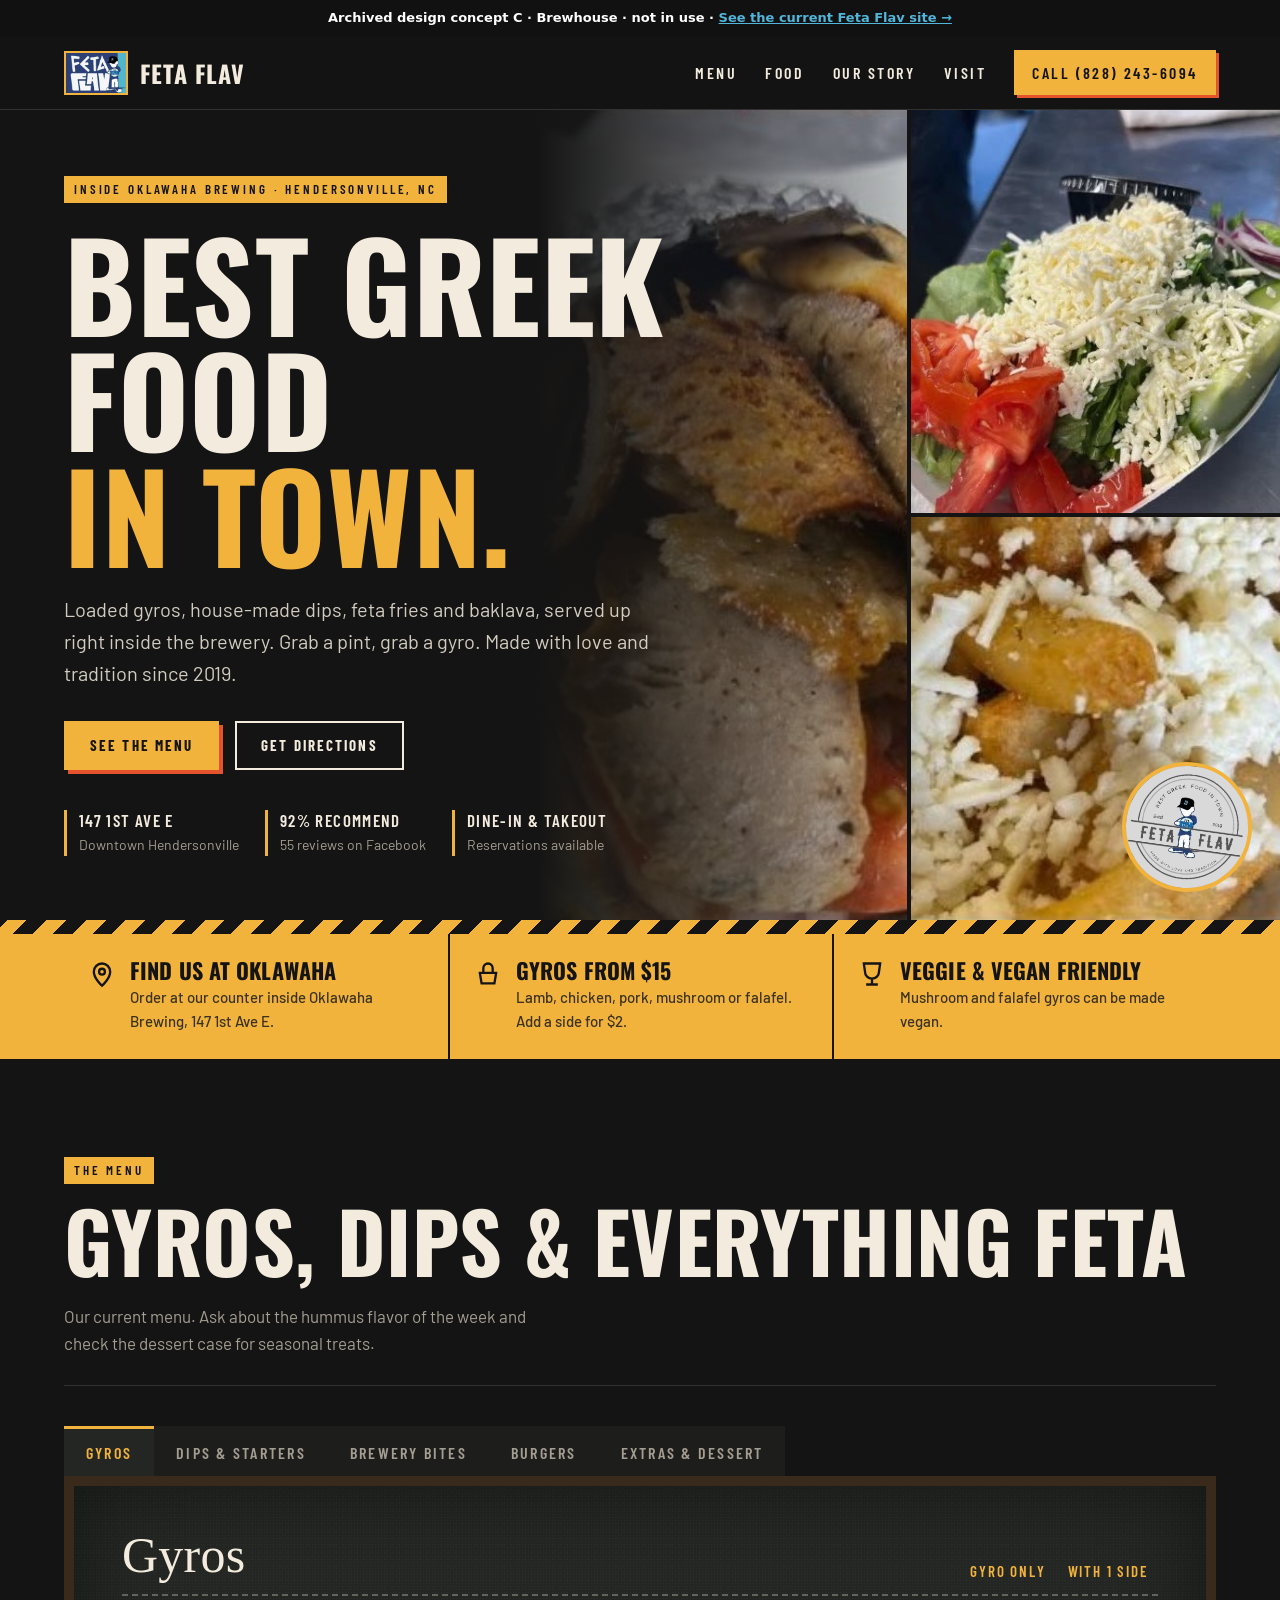
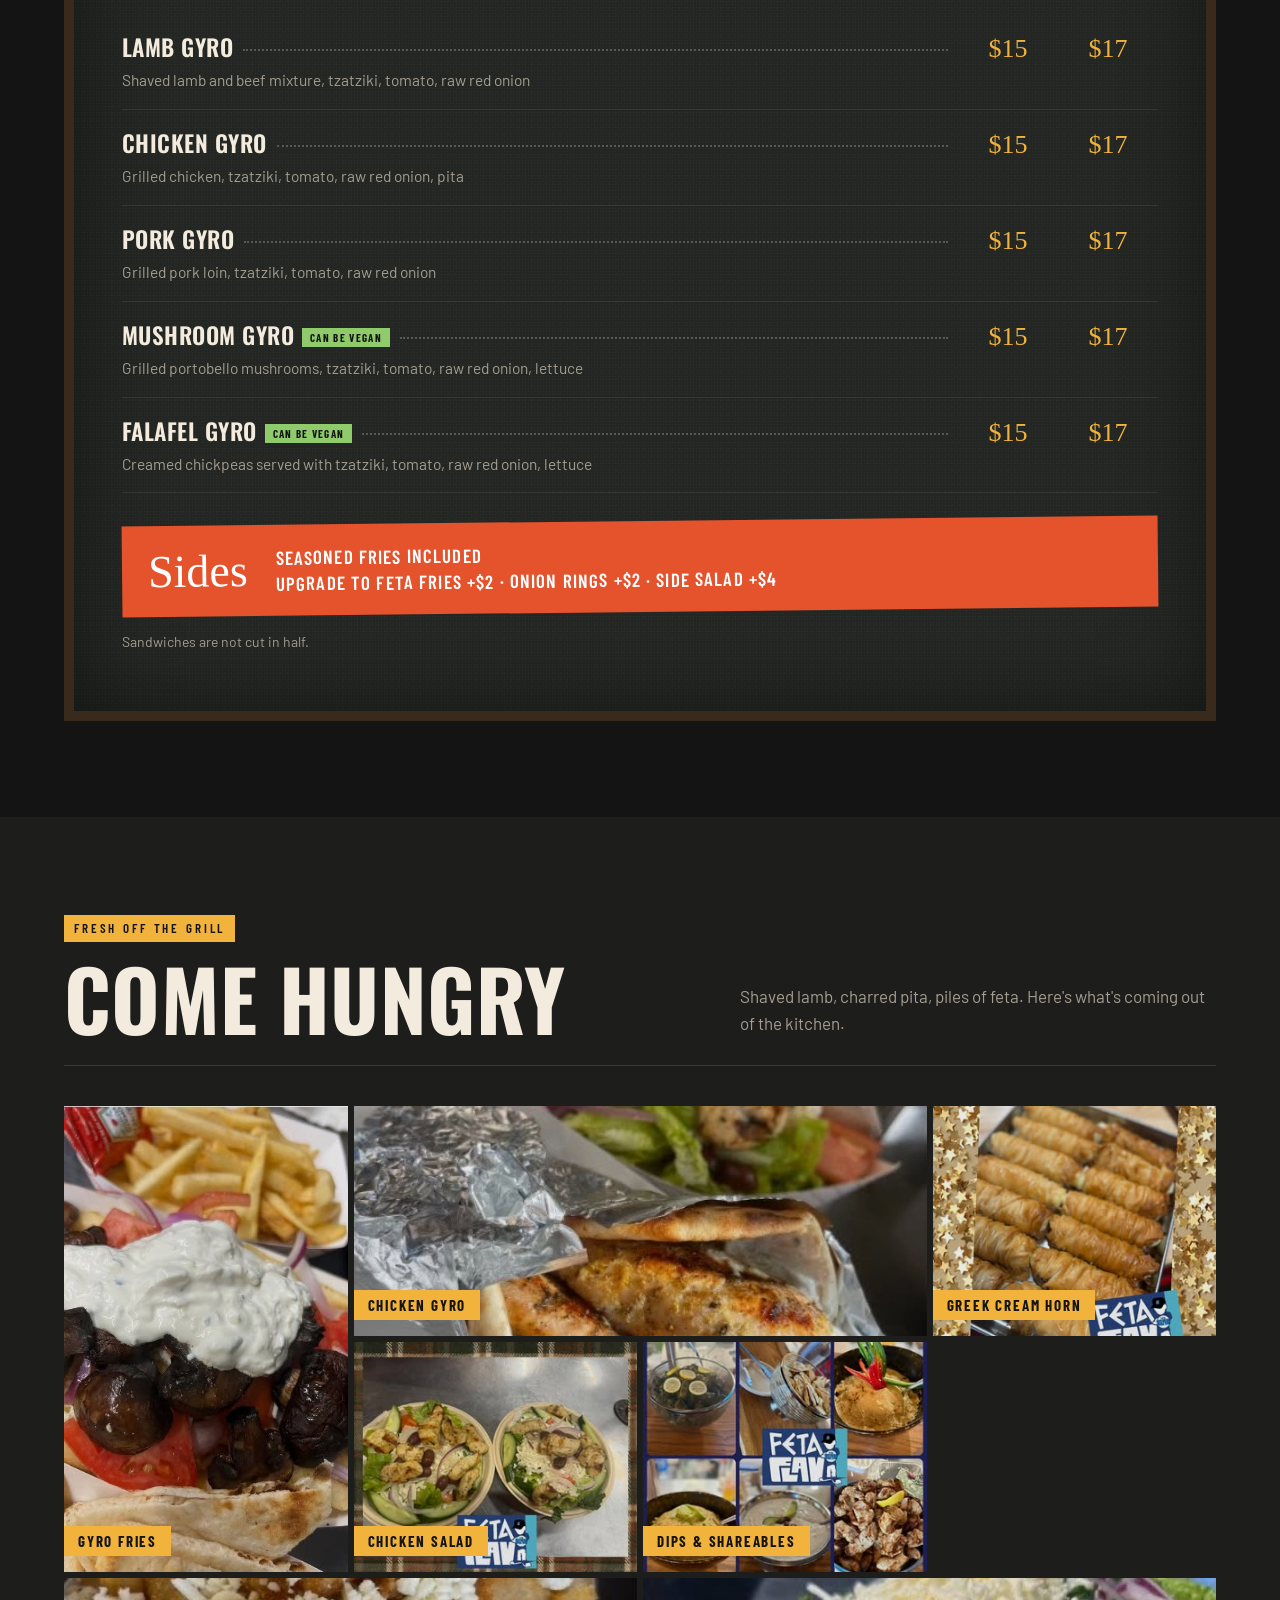
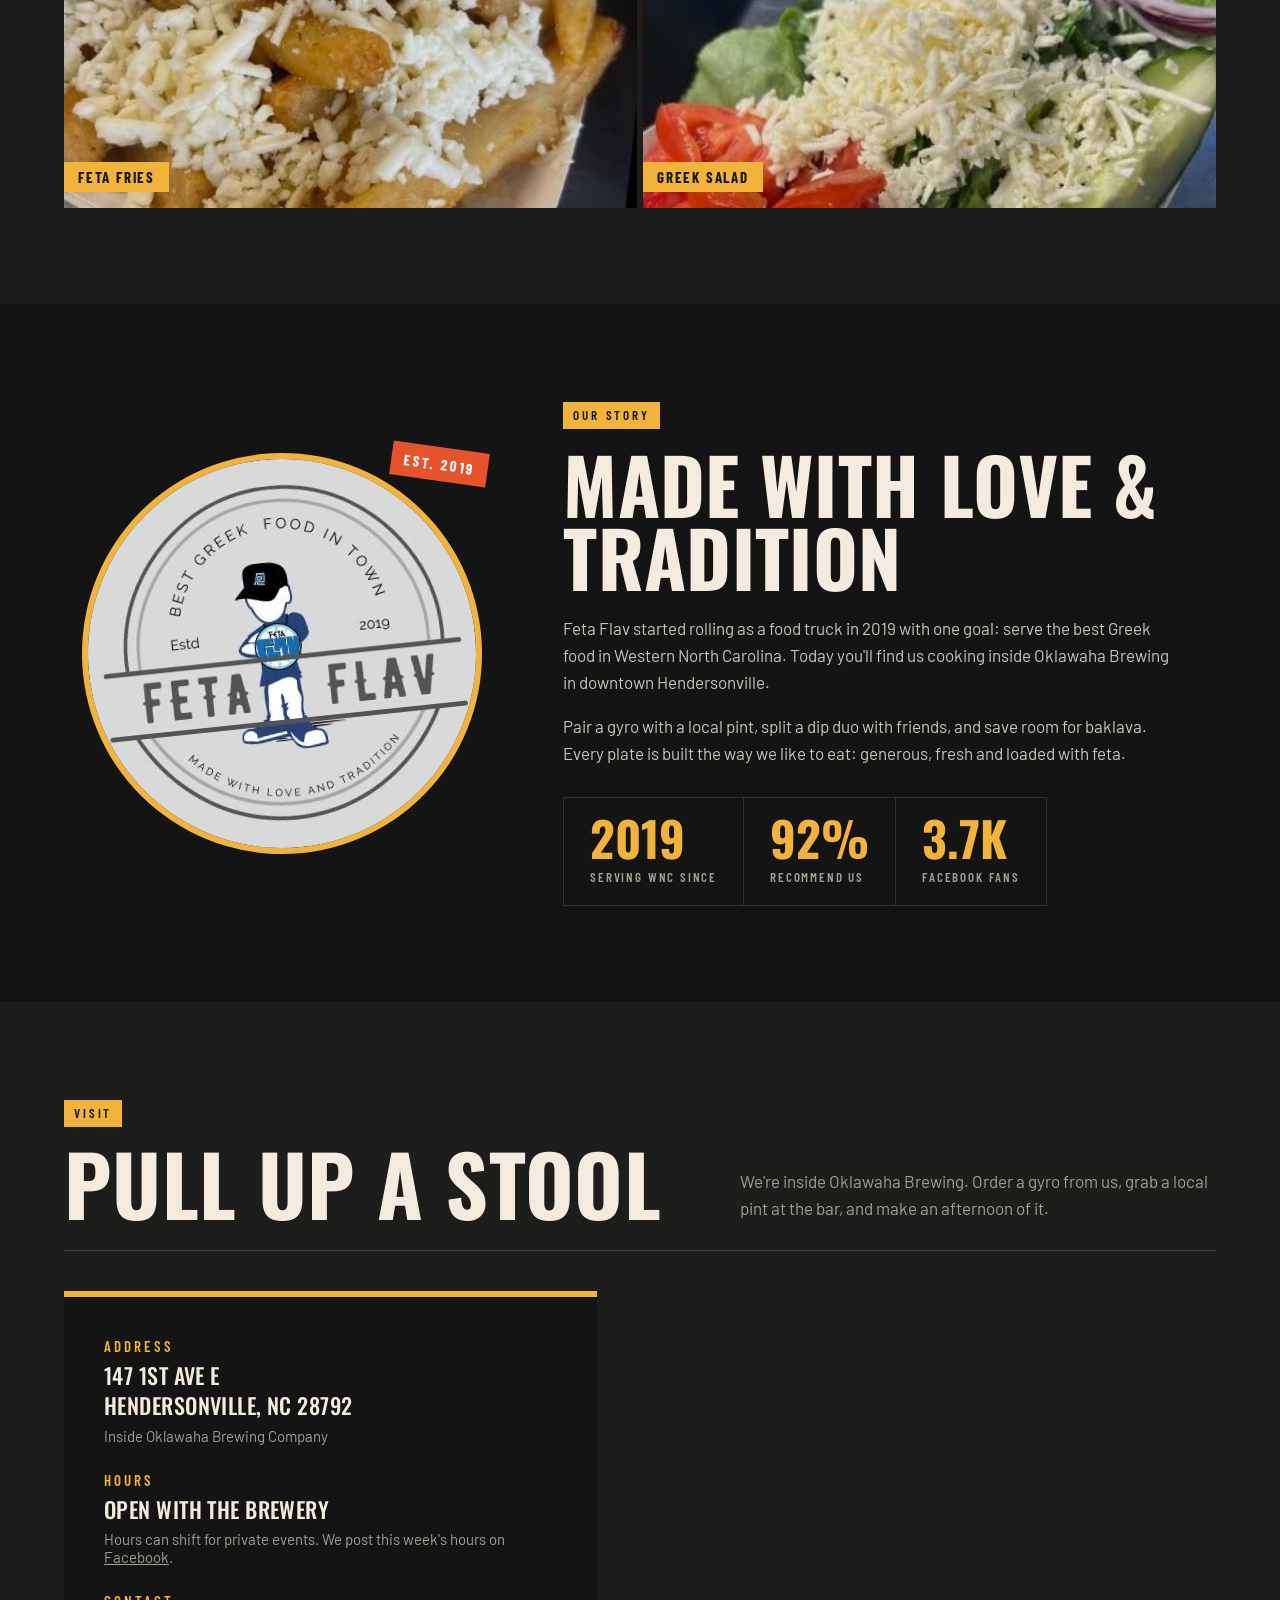
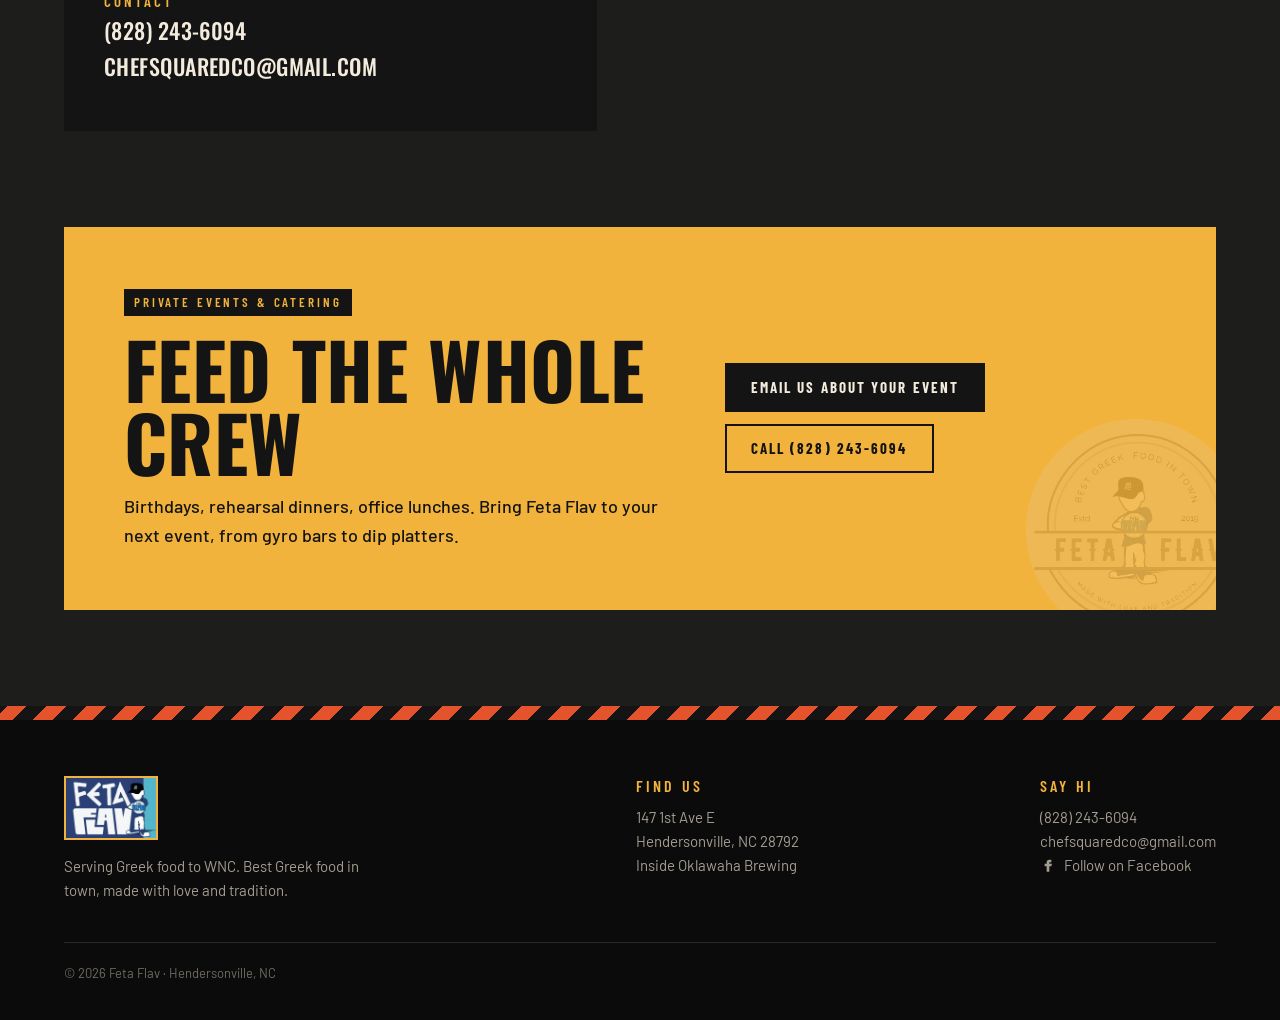
<file: fetaflav/archive/brewhouse.html>
<!doctype html>
<html lang="en">
<head>
<meta charset="utf-8">
<meta name="viewport" content="width=device-width, initial-scale=1">
<meta name="robots" content="noindex, nofollow">
<title>Feta Flav | Greek Food in Hendersonville, NC</title>
<meta name="description" content="Feta Flav serves gyros, Greek dips, feta fries and more inside Oklawaha Brewing at 147 1st Ave E, Hendersonville, NC.">
<link rel="icon" href="../assets/badge.jpg">
<link rel="preconnect" href="https://fonts.googleapis.com">
<link rel="preconnect" href="https://fonts.gstatic.com" crossorigin>
<link href="https://fonts.googleapis.com/css2?family=Oswald:wght@500;600;700&family=Barlow:wght@400;500;600&family=Barlow+Condensed:wght@500;600;700&family=Permanent+Marker&display=swap" rel="stylesheet">
<style>
/* C · BREWHOUSE: dark taproom. Charcoal, chalkboard menu, mustard and tomato accents, condensed type. */
:root{
  --char:#141414;
  --char2:#1D1D1C;
  --board:#232622;
  --gold:#F2B33D;
  --tomato:#E5532D;
  --cream:#F3EBDD;
  --ink:#141414;
  --paper:#1D1D1C;
  --line:rgba(243,235,221,.14);
  --text:#E9E2D6;
  --muted:#A49D91;
  --navy:#141414;
  --radius:0px;
  --maxw:1200px;
}
*{box-sizing:border-box}
html{scroll-behavior:smooth;overflow-x:clip}
body{margin:0;background:var(--char);color:var(--text);font:400 17px/1.6 "Barlow",system-ui,sans-serif;-webkit-font-smoothing:antialiased}
img{max-width:100%;display:block}
a{color:inherit}
.wrap{max-width:var(--maxw);margin:0 auto;padding:0 24px}
h1,h2,h3{font-family:"Oswald",Impact,sans-serif;font-weight:700;text-transform:uppercase;line-height:.95;margin:0;letter-spacing:.005em}
.eyebrow{display:inline-block;font:600 13px/1 "Barlow Condensed",sans-serif;letter-spacing:.22em;text-transform:uppercase;color:var(--char);background:var(--gold);padding:7px 10px}
.btn{display:inline-flex;align-items:center;gap:8px;padding:15px 24px;font:700 15px/1 "Barlow Condensed",sans-serif;letter-spacing:.14em;text-transform:uppercase;text-decoration:none;border:2px solid transparent;transition:transform .12s ease,background .12s ease,box-shadow .12s ease}
.btn-sky{background:var(--gold);color:var(--char);box-shadow:4px 4px 0 var(--tomato)}
.btn-sky:hover{transform:translate(-2px,-2px);box-shadow:6px 6px 0 var(--tomato)}
.btn-ghost{border-color:var(--cream);color:var(--cream)}
.btn-ghost:hover{background:var(--cream);color:var(--char)}
.btn-navy{background:var(--char);color:var(--cream);border-color:var(--char)}
.btn-navy:hover{background:var(--tomato);border-color:var(--tomato)}

/* Divider: hazard-tape style stripe */
.meander{height:14px;background:repeating-linear-gradient(-45deg,var(--gold) 0 14px,var(--char) 14px 28px)}
.meander.navy{background:repeating-linear-gradient(-45deg,var(--tomato) 0 14px,var(--char) 14px 28px)}

/* Nav */
header.nav{position:sticky;top:0;z-index:50;background:rgba(20,20,20,.96);backdrop-filter:blur(6px);color:var(--cream);border-bottom:1px solid var(--line)}
.nav-in{display:flex;align-items:center;justify-content:space-between;height:72px;gap:16px}
.brand{display:flex;align-items:center;gap:12px;text-decoration:none}
.brand img{height:44px;width:auto;border:2px solid var(--gold)}
.brand span{font:700 24px "Oswald",sans-serif;text-transform:uppercase;letter-spacing:.04em}
.nav-links{display:flex;gap:28px;align-items:center}
.nav-links a{text-decoration:none;font:600 16px "Barlow Condensed",sans-serif;letter-spacing:.16em;text-transform:uppercase}
.nav-links a:hover{color:var(--gold)}
.nav-links .btn{padding:11px 16px;box-shadow:3px 3px 0 var(--tomato)}
.nav-links .btn:hover{color:var(--char)}
.menu-toggle{display:none;background:none;border:0;color:var(--cream);font-size:28px;cursor:pointer;padding:6px}

/* Hero: full-bleed photo mosaic behind, text on a dark panel */
.hero{background:var(--char);color:var(--cream);position:relative;overflow:hidden}
.hero-in{position:static;display:grid;grid-template-columns:1fr;padding:0 24px;min-height:640px;align-items:center}
.hero-in > div:first-child{position:relative;z-index:2;max-width:620px;padding:64px 0}
.hero h1{font-size:clamp(64px,9.5vw,132px);margin:22px 0 22px}
.hero h1 em{font-style:normal;color:var(--gold);display:block}
.hero p.lede{font-size:20px;max-width:30em;color:rgba(243,235,221,.85);margin:0 0 32px}
.hero-ctas{display:flex;flex-wrap:wrap;gap:16px}
.hero-meta{display:flex;flex-wrap:wrap;gap:26px;margin-top:40px;font-size:14px;color:var(--muted);text-transform:none}
.hero-meta > div{border-left:3px solid var(--gold);padding-left:12px}
.hero-meta b{color:var(--cream);font:600 17px "Barlow Condensed",sans-serif;letter-spacing:.08em;text-transform:uppercase}
.stack{position:absolute;inset:0 0 0 42%;height:auto;display:grid;grid-template-columns:1fr 1fr;grid-template-rows:1fr 1fr;gap:4px;z-index:1}
.stack::before{content:"";position:absolute;inset:0;background:linear-gradient(90deg,var(--char) 0%,rgba(20,20,20,.55) 28%,rgba(20,20,20,0) 60%);z-index:2;pointer-events:none}
.stack figure{position:relative;margin:0;overflow:hidden}
.stack img{width:100%;height:100%;object-fit:cover}
.stack .a{grid-row:span 2}
.stamp{position:absolute;right:28px;bottom:28px;width:130px;height:130px;border-radius:50%;overflow:hidden;border:4px solid var(--gold);z-index:3;transform:rotate(8deg)}

/* Info strip */
.strip{background:var(--gold);color:var(--char)}
.strip-in{display:grid;grid-template-columns:repeat(3,1fr)}
.strip-item{padding:26px 24px;display:flex;gap:14px;align-items:flex-start}
.strip-item + .strip-item{border-left:2px solid var(--char)}
.strip-item svg{flex:none;color:var(--char)}
.strip-item h3{font-size:22px;color:var(--char)}
.strip-item p{margin:4px 0 0;color:#3b3220;font-size:15px;font-weight:500}

section{padding:96px 0;scroll-margin-top:72px}
.pc{display:inline-block;width:100px;text-align:center}
.sec-head{display:flex;justify-content:space-between;align-items:flex-end;gap:24px;margin-bottom:40px;flex-wrap:wrap;border-bottom:1px solid var(--line);padding-bottom:28px}
.sec-head h2{font-size:clamp(48px,6.5vw,88px);color:var(--cream);margin-top:16px}
.sec-head p{max-width:28em;color:var(--muted);margin:0}

/* Menu: chalkboard */
#menu{background:var(--char)}
.tabs{display:flex;gap:0;flex-wrap:wrap;margin-bottom:0}
.tab{font:600 16px "Barlow Condensed",sans-serif;letter-spacing:.14em;text-transform:uppercase;padding:14px 22px;border:0;background:var(--char2);color:var(--muted);cursor:pointer;border-top:3px solid transparent}
.tab:hover{color:var(--cream)}
.tab[aria-selected="true"]{background:var(--board);color:var(--gold);border-top-color:var(--gold)}
.menu-card{background:var(--board);padding:44px 48px;border:10px solid #3a2a1c;border-top-width:10px;
  background-image:radial-gradient(rgba(255,255,255,.035) 1px,transparent 1px),radial-gradient(rgba(255,255,255,.02) 1px,transparent 1px);background-size:3px 3px,7px 7px;
  box-shadow:inset 0 0 80px rgba(0,0,0,.45)}
.menu-note{display:flex;justify-content:space-between;gap:16px;flex-wrap:wrap;margin:0 0 18px;padding-bottom:14px;border-bottom:2px dashed rgba(243,235,221,.3)}
.menu-note h3{font:400 50px/1 "Permanent Marker",cursive;text-transform:none;color:var(--cream)}
.menu-note .cols{display:flex;text-align:center;font:600 15px "Barlow Condensed",sans-serif;letter-spacing:.12em;text-transform:uppercase;color:var(--gold);align-self:flex-end}
.items{display:grid;grid-template-columns:1fr 1fr;column-gap:56px}
.items.single{grid-template-columns:1fr}
.item{padding:16px 0;border-bottom:1px solid rgba(243,235,221,.08)}
.item-top{display:flex;align-items:baseline;gap:10px}
.item-name{font:600 23px "Oswald",sans-serif;text-transform:uppercase;color:var(--cream);letter-spacing:.02em}
.item-name small{font:500 16px "Barlow",sans-serif;color:var(--muted);margin-left:6px}
.dots{flex:1;border-bottom:2px dotted rgba(243,235,221,.25);transform:translateY(-6px)}
.price{font:400 26px "Permanent Marker",cursive;color:var(--gold);white-space:nowrap}
.item p{margin:4px 0 0;color:var(--muted);font-size:15.5px}
.tag{display:inline-block;font:700 11px "Barlow Condensed",sans-serif;letter-spacing:.12em;text-transform:uppercase;color:var(--char);background:#8FCB6B;padding:3px 8px;margin-left:8px;vertical-align:3px}
.sides-band{margin-top:28px;background:var(--tomato);color:#fff;padding:20px 26px;display:flex;gap:28px;align-items:center;flex-wrap:wrap;transform:rotate(-.6deg)}
.sides-band h4{font:400 46px/1 "Permanent Marker",cursive;margin:0}
.sides-band p{margin:0;font:600 19px/1.35 "Barlow Condensed",sans-serif;letter-spacing:.06em;text-transform:uppercase}
.fine{margin-top:18px;color:var(--muted);font-size:14px}

/* Gallery */
#gallery{background:var(--char2);color:var(--cream)}
#gallery .sec-head h2{color:var(--cream)}
.grid{display:grid;grid-template-columns:repeat(4,1fr);grid-auto-rows:230px;gap:6px;grid-auto-flow:dense}
.grid figure{margin:0;overflow:hidden;position:relative;background:#000}
.grid img{width:100%;height:100%;object-fit:cover;transition:transform .5s ease,opacity .3s;opacity:.92}
.grid figure:hover img{transform:scale(1.06);opacity:1}
.grid figcaption{position:absolute;left:0;bottom:16px;background:var(--gold);color:var(--char);padding:6px 14px;font:700 15px "Barlow Condensed",sans-serif;letter-spacing:.12em;text-transform:uppercase}
.g-tall{grid-row:span 2}
.g-wide{grid-column:span 2}
.grid figure:last-child{grid-column:span 2}

/* Story */
#story{background:var(--char)}
.story{display:grid;grid-template-columns:.8fr 1.2fr;gap:64px;align-items:center}
.badge-wrap{position:relative;max-width:400px;margin:0 auto}
.badge-wrap img{border-radius:50%;border:6px solid var(--gold);transform:rotate(-6deg)}
.badge-wrap::before{content:"EST. 2019";position:absolute;top:-6px;right:-6px;z-index:2;background:var(--tomato);color:#fff;font:700 15px "Barlow Condensed",sans-serif;letter-spacing:.16em;padding:8px 12px;transform:rotate(8deg)}
.story h2{font-size:clamp(48px,6vw,80px);color:var(--cream);margin:18px 0 22px}
.story p{color:rgba(243,235,221,.82);margin:0 0 16px;max-width:36em}
.stats{display:grid;grid-template-columns:repeat(3,auto);justify-content:start;gap:0;margin-top:30px}
.stat{padding:16px 26px;border:1px solid var(--line)}
.stat + .stat{border-left:0}
.stat b{display:block;font:700 48px/1 "Oswald",sans-serif;color:var(--gold)}
.stat span{font:600 13px "Barlow Condensed",sans-serif;letter-spacing:.14em;text-transform:uppercase;color:var(--muted)}

/* Visit */
#visit{background:var(--char2)}
.visit{display:grid;grid-template-columns:1fr 1.15fr;gap:6px;align-items:stretch}
.visit-card{background:var(--char);color:var(--cream);padding:40px;display:flex;flex-direction:column;gap:26px;border-top:6px solid var(--gold)}
.visit-card h3{font:600 15px "Barlow Condensed",sans-serif;color:var(--gold);letter-spacing:.2em}
.visit-card p{margin:6px 0 0;font:500 22px/1.35 "Oswald",sans-serif;text-transform:uppercase;letter-spacing:.02em}
.visit-card a{text-decoration:none}
.visit-card a:hover{color:var(--gold)}
.visit-card .note{font:400 15px "Barlow",sans-serif;text-transform:none;letter-spacing:0;color:var(--muted)}
.map{overflow:hidden;min-height:440px}
.map iframe{width:100%;height:100%;min-height:440px;border:0;display:block;filter:invert(.9) hue-rotate(180deg) saturate(.6) contrast(.95)}

/* Events */
.events{background:var(--gold);color:var(--char);padding:60px;display:grid;grid-template-columns:1.3fr 1fr;gap:40px;align-items:center;position:relative;overflow:hidden}
.events .eyebrow{background:var(--char);color:var(--gold)}
.events h2{font-size:clamp(46px,6vw,78px);margin-top:16px}
.events p{margin:14px 0 0;font-size:18px;max-width:30em;font-weight:500}
.events .actions{display:flex;flex-direction:column;gap:12px;align-items:flex-start}
.events .btn-navy[style]{background:transparent!important;color:var(--char)!important;border-color:var(--char)}
.events img{position:absolute;right:-30px;bottom:-30px;width:220px;opacity:.15;border-radius:50%}

footer{background:#0b0b0b;color:var(--muted);padding:56px 0 36px;font-size:15px}
.foot{display:flex;justify-content:space-between;gap:32px;flex-wrap:wrap;align-items:flex-start}
.foot img{height:64px;border:2px solid var(--gold)}
.foot h4{font:600 16px "Barlow Condensed",sans-serif;letter-spacing:.2em;text-transform:uppercase;color:var(--gold);margin:0 0 10px}
.foot a{text-decoration:none}
.foot a:hover{color:var(--cream)}
.social{display:inline-flex;align-items:center;gap:8px}
.legal{margin-top:40px;padding-top:20px;border-top:1px solid var(--line);font-size:13px;color:#6f6a62}

@media (max-width:980px){
  .hero-in{min-height:0;padding:0}
  .hero-in > div:first-child{padding:56px 24px 40px}
  .stack{position:relative;inset:auto;height:360px}
  .stack::before{background:linear-gradient(180deg,var(--char) 0%,rgba(20,20,20,0) 35%)}
  .items{grid-template-columns:1fr}
  .story,.visit,.events{grid-template-columns:1fr}
  .grid{grid-template-columns:repeat(2,1fr)}
}
@media (max-width:760px){
  body{font-size:16px}
  .wrap{padding:0 16px}
  .hero-in > div:first-child{padding:44px 16px 32px}
  .nav-links{display:none;position:absolute;top:72px;left:0;right:0;background:var(--char);flex-direction:column;align-items:flex-start;padding:16px 16px 22px;gap:16px;border-bottom:1px solid var(--line)}
  .nav-links.open{display:flex}
  .menu-toggle{display:block}
  .brand span{display:none}
  .stack{height:280px}
  .stamp{width:96px;height:96px;right:16px;bottom:16px}
  .strip-in{grid-template-columns:1fr}
  .strip-item + .strip-item{border-left:0;border-top:2px solid var(--char)}
  section{padding:64px 0}
  .tab{padding:12px 14px;font-size:14px}
  .menu-card{padding:26px 16px;border-width:6px}
  .menu-note h3{font-size:38px}
  .menu-note .cols{font-size:12px}
  .pc{width:70px}
  .item-name{font-size:20px}
  .price{font-size:22px}
  .grid{grid-auto-rows:160px;gap:4px}
  .events{padding:40px 22px}
  .visit-card{padding:28px 22px;min-width:0}
  .visit-card p{font-size:18px;overflow-wrap:anywhere}
  .visit{grid-template-columns:minmax(0,1fr)}
  .stats{grid-template-columns:repeat(3,1fr)}
  .stat{padding:12px 10px}
  .stat b{font-size:36px}
}
@media (prefers-reduced-motion:reduce){*{transition:none!important;scroll-behavior:auto!important}}
</style>
</head>
<body>
<div style="position:sticky;top:0;z-index:9999;background:#111;color:#fff;font:600 13px/1.3 system-ui,sans-serif;padding:10px 14px;text-align:center">Archived design concept C · Brewhouse &middot; not in use &middot; <a href="../index.html" style="color:#52B5DA">See the current Feta Flav site &rarr;</a></div>

<header class="nav">
  <div class="wrap nav-in">
    <a class="brand" href="#top" aria-label="Feta Flav home">
      <img src="../assets/logo-wordmark.jpg" alt="Feta Flav logo">
      <span>Feta Flav</span>
    </a>
    <button class="menu-toggle" aria-label="Open menu" aria-expanded="false">&#9776;</button>
    <nav class="nav-links" aria-label="Main">
      <a href="#menu">Menu</a>
      <a href="#gallery">Food</a>
      <a href="#story">Our Story</a>
      <a href="#visit">Visit</a>
      <a class="btn btn-sky" href="tel:+18282436094">Call (828) 243-6094</a>
    </nav>
  </div>
</header>

<main id="top">
  <section class="hero" style="padding:0">
    <div class="wrap hero-in">
      <div>
        <div class="eyebrow">Inside Oklawaha Brewing &middot; Hendersonville, NC</div>
        <h1>Best Greek food <em>in town.</em></h1>
        <p class="lede">Loaded gyros, house-made dips, feta fries and baklava, served up right inside the brewery. Grab a pint, grab a gyro. Made with love and tradition since 2019.</p>
        <div class="hero-ctas">
          <a class="btn btn-sky" href="#menu">See the menu</a>
          <a class="btn btn-ghost" href="https://www.google.com/maps/dir/?api=1&destination=147+1st+Ave+E+Hendersonville+NC+28792" target="_blank" rel="noopener">Get directions</a>
        </div>
        <div class="hero-meta">
          <div><b>147 1st Ave E</b><br>Downtown Hendersonville</div>
          <div><b>92% recommend</b><br>55 reviews on Facebook</div>
          <div><b>Dine-in &amp; takeout</b><br>Reservations available</div>
        </div>
      </div>
      <div class="stack" aria-hidden="true">
        <figure class="a"><img src="../assets/lamb-gyro.jpg" alt=""></figure>
        <figure class="b"><img src="../assets/greek-salad.jpg" alt=""></figure>
        <figure class="c"><img src="../assets/feta-fries.jpg" alt=""></figure>
        <div class="stamp"><img src="../assets/badge.jpg" alt=""></div>
      </div>
    </div>
  </section>
  <div class="meander" role="presentation"></div>

  <div class="strip">
    <div class="wrap strip-in">
      <div class="strip-item">
        <svg width="28" height="28" viewBox="0 0 24 24" fill="none" stroke="currentColor" stroke-width="2"><path d="M12 22s7-6.2 7-12a7 7 0 1 0-14 0c0 5.8 7 12 7 12z"/><circle cx="12" cy="10" r="2.5"/></svg>
        <div><h3>Find us at Oklawaha</h3><p>Order at our counter inside Oklawaha Brewing, 147 1st Ave E.</p></div>
      </div>
      <div class="strip-item">
        <svg width="28" height="28" viewBox="0 0 24 24" fill="none" stroke="currentColor" stroke-width="2"><path d="M4 11h16M5 11l1.5 9h11L19 11M8 11V7a4 4 0 0 1 8 0v4"/></svg>
        <div><h3>Gyros from $15</h3><p>Lamb, chicken, pork, mushroom or falafel. Add a side for $2.</p></div>
      </div>
      <div class="strip-item">
        <svg width="28" height="28" viewBox="0 0 24 24" fill="none" stroke="currentColor" stroke-width="2"><path d="M7 21h10M12 17v4M5 3h14l-1 7a6 6 0 0 1-12 0z"/></svg>
        <div><h3>Veggie &amp; vegan friendly</h3><p>Mushroom and falafel gyros can be made vegan.</p></div>
      </div>
    </div>
  </div>

  <section id="menu">
    <div class="wrap">
      <div class="sec-head">
        <div>
          <div class="eyebrow">The Menu</div>
          <h2>Gyros, dips &amp; everything feta</h2>
        </div>
        <p>Our current menu. Ask about the hummus flavor of the week and check the dessert case for seasonal treats.</p>
      </div>

      <div class="tabs" role="tablist" aria-label="Menu sections"></div>
      <div class="menu-card" id="menu-panel" role="tabpanel"></div>
    </div>
  </section>

  <section id="gallery">
    <div class="wrap">
      <div class="sec-head">
        <div>
          <div class="eyebrow">Fresh off the grill</div>
          <h2>Come hungry</h2>
        </div>
        <p>Shaved lamb, charred pita, piles of feta. Here's what's coming out of the kitchen.</p>
      </div>
      <div class="grid">
        <figure class="g-tall"><img src="../assets/gyro-fries.jpg" alt="Gyro fries topped with grilled mushrooms, tomato and tzatziki"><figcaption>Gyro Fries</figcaption></figure>
        <figure class="g-wide"><img src="../assets/chicken-gyro.jpg" alt="Grilled chicken gyro wrapped in foil"><figcaption>Chicken Gyro</figcaption></figure>
        <figure><img src="../assets/baklava.jpg" alt="Tray of Greek cream horns"><figcaption>Greek Cream Horn</figcaption></figure>
        <figure><img src="../assets/chicken-salads.jpg" alt="Greek salads topped with grilled chicken"><figcaption>Chicken Salad</figcaption></figure>
        <figure><img src="../assets/spread.jpg" alt="Spread of Greek dishes"><figcaption>Dips &amp; Shareables</figcaption></figure>
        <figure class="g-wide"><img src="../assets/feta-fries.jpg" alt="Seasoned fries covered in crumbled feta"><figcaption>Feta Fries</figcaption></figure>
        <figure><img src="../assets/greek-salad.jpg" alt="Greek salad with tomato, cucumber and feta"><figcaption>Greek Salad</figcaption></figure>
      </div>
    </div>
  </section>

  <section id="story">
    <div class="wrap story">
      <div class="badge-wrap"><img src="../assets/badge.jpg" alt="Feta Flav badge: Best Greek Food in Town, Estd 2019, Made with Love and Tradition"></div>
      <div>
        <div class="eyebrow">Our Story</div>
        <h2>Made with love &amp; tradition</h2>
        <p>Feta Flav started rolling as a food truck in 2019 with one goal: serve the best Greek food in Western North Carolina. Today you'll find us cooking inside Oklawaha Brewing in downtown Hendersonville.</p>
        <p>Pair a gyro with a local pint, split a dip duo with friends, and save room for baklava. Every plate is built the way we like to eat: generous, fresh and loaded with feta.</p>
        <div class="stats">
          <div class="stat"><b>2019</b><span>Serving WNC since</span></div>
          <div class="stat"><b>92%</b><span>Recommend us</span></div>
          <div class="stat"><b>3.7K</b><span>Facebook fans</span></div>
        </div>
      </div>
    </div>
  </section>

  <section id="visit">
    <div class="wrap">
      <div class="sec-head">
        <div>
          <div class="eyebrow">Visit</div>
          <h2>Pull up a stool</h2>
        </div>
        <p>We're inside Oklawaha Brewing. Order a gyro from us, grab a local pint at the bar, and make an afternoon of it.</p>
      </div>
      <div class="visit">
        <div class="visit-card">
          <div>
            <h3>Address</h3>
            <p><a href="https://www.google.com/maps/dir/?api=1&destination=147+1st+Ave+E+Hendersonville+NC+28792" target="_blank" rel="noopener">147 1st Ave E<br>Hendersonville, NC 28792</a></p>
            <p class="note">Inside Oklawaha Brewing Company</p>
          </div>
          <div>
            <h3>Hours</h3>
            <p>Open with the brewery</p>
            <p class="note">Hours can shift for private events. We post this week's hours on <a href="https://www.facebook.com/fetaflavfoodtruck/" target="_blank" rel="noopener" style="text-decoration:underline">Facebook</a>.</p>
          </div>
          <div>
            <h3>Contact</h3>
            <p><a href="tel:+18282436094">(828) 243-6094</a></p>
            <p><a href="mailto:chefsquaredco@gmail.com">chefsquaredco@gmail.com</a></p>
          </div>
        </div>
        <div class="map">
          <iframe title="Map to Feta Flav at Oklawaha Brewing" loading="lazy" referrerpolicy="no-referrer-when-downgrade"
            src="https://maps.google.com/maps?q=147%201st%20Ave%20E%2C%20Hendersonville%2C%20NC%2028792&z=16&output=embed"></iframe>
        </div>
      </div>
    </div>
  </section>

  <section style="padding-top:0;background:var(--paper)">
    <div class="wrap">
      <div class="events">
        <div>
          <div class="eyebrow">Private events &amp; catering</div>
          <h2>Feed the whole crew</h2>
          <p>Birthdays, rehearsal dinners, office lunches. Bring Feta Flav to your next event, from gyro bars to dip platters.</p>
        </div>
        <div class="actions">
          <a class="btn btn-navy" href="mailto:chefsquaredco@gmail.com?subject=Event%20inquiry%20for%20Feta%20Flav">Email us about your event</a>
          <a class="btn btn-navy" style="background:#fff;color:var(--ink)" href="tel:+18282436094">Call (828) 243-6094</a>
        </div>
        <img src="../assets/badge.jpg" alt="" aria-hidden="true">
      </div>
    </div>
  </section>
</main>

<div class="meander navy" role="presentation"></div>
<footer>
  <div class="wrap">
    <div class="foot">
      <div>
        <img src="../assets/logo-wordmark.jpg" alt="Feta Flav">
        <p style="margin:14px 0 0;max-width:22em">Serving Greek food to WNC. Best Greek food in town, made with love and tradition.</p>
      </div>
      <div>
        <h4>Find us</h4>
        147 1st Ave E<br>Hendersonville, NC 28792<br>Inside Oklawaha Brewing
      </div>
      <div>
        <h4>Say hi</h4>
        <a href="tel:+18282436094">(828) 243-6094</a><br>
        <a href="mailto:chefsquaredco@gmail.com">chefsquaredco@gmail.com</a><br>
        <a class="social" href="https://www.facebook.com/fetaflavfoodtruck/" target="_blank" rel="noopener">
          <svg width="16" height="16" viewBox="0 0 24 24" fill="currentColor"><path d="M14 8h3V4h-3c-2.8 0-4 1.7-4 4.3V10H7v4h3v8h4v-8h3l1-4h-4V8.6c0-.4.2-.6.6-.6z"/></svg>
          Follow on Facebook
        </a>
      </div>
    </div>
    <div class="legal">&copy; <span id="yr"></span> Feta Flav &middot; Hendersonville, NC</div>
  </div>
</footer>

<script>
  const MENU = [
    { id:"gyros", label:"Gyros", title:"Gyros", cols:["Gyro only","With 1 side"], single:true, items:[
      {n:"Lamb Gyro", d:"Shaved lamb and beef mixture, tzatziki, tomato, raw red onion", p:["$15","$17"]},
      {n:"Chicken Gyro", d:"Grilled chicken, tzatziki, tomato, raw red onion, pita", p:["$15","$17"]},
      {n:"Pork Gyro", d:"Grilled pork loin, tzatziki, tomato, raw red onion", p:["$15","$17"]},
      {n:"Mushroom Gyro", d:"Grilled portobello mushrooms, tzatziki, tomato, raw red onion, lettuce", p:["$15","$17"], vegan:true},
      {n:"Falafel Gyro", d:"Creamed chickpeas served with tzatziki, tomato, raw red onion, lettuce", p:["$15","$17"], vegan:true},
    ], sides:true, fine:"Sandwiches are not cut in half." },
    { id:"starters", label:"Dips & Starters", title:"Dips & Starters", items:[
      {n:"Hummus", d:"Creamy chickpeas with olive oil and lemon juice. Served with grilled pita (ask about the current flavor).", p:["$10"]},
      {n:"Tzatziki", d:"A refreshing blend of sour cream, cucumber, garlic and a hint of lemon. Served with grilled pita.", p:["$10"]},
      {n:"Spicy Feta Spread", d:"Zesty whipped feta with jalapeños, garlic and olive oil. Served with grilled pita.", p:["$12"]},
      {n:"Dip Duo", d:"Choose two of the dips above, served with pita. No duplicates, please.", p:["$18"]},
      {n:"Dolmades", s:"(9)", d:"Brined grape leaves stuffed with rice. Served with tzatziki.", p:["$10"]},
      {n:"Spicy Feta Spring Rolls", d:"Spicy feta wrapped in a spring roll wrapper, served with hot honey.", p:["$12"]},
      {n:"Avgolemono Soup", d:"Traditional Greek lemon and egg soup with chicken.", p:["$8"]},
      {n:"Greek Nachos", d:"Crispy pita chips topped with creamy Greek cheese sauce, Greek salad salsa, choice of lamb, chicken, pork or mushroom, and tzatziki.", p:["$18"]},
      {n:"Gyro Fries", d:"Seasoned fries topped with tomato, onion and tzatziki. Choice of lamb, chicken, pork or mushroom.", p:["$18"]},
      {n:"Greek Salad", d:"Romaine, tomatoes, cucumbers, red onions, Kalamata olives and creamy feta with Mad Greek vinaigrette. Add lamb, chicken, pork or mushroom for $6.", p:["$15"]},
    ]},
    { id:"pub", label:"Brewery Bites", title:"Brewery Bites", items:[
      {n:"Giant Pretzel", d:"Served with Oklawaha Porter beer cheese.", p:["$15"]},
      {n:"Boneless Buffalo Wings", s:"(8)", d:"Breaded chicken bites tossed in your choice of Buffalo, Lemon Pepper, BBQ or Parmesan Garlic. Served with celery.", p:["$10"]},
      {n:"Beer Battered Onion Rings", d:"Fried onion rings served with ranch.", p:["$10"]},
      {n:"Mozzarella Sticks", s:"(6)", d:"Fried cheese sticks served with ranch.", p:["$10"]},
      {n:"Corn Dog Bites", s:"(12)", d:"", p:["$12"]},
    ]},
    { id:"burgers", label:"Burgers", title:"Burgers", items:[
      {n:"Greek Burger", d:"Ground beef patty topped with lettuce, Greek salad salsa, feta cheese and tzatziki. Served with one side.", p:["$18"]},
      {n:"Gyro Burger", d:"Ground beef patty topped with lettuce, Greek salad salsa, feta, tzatziki and sliced gyro meat. Served with one side.", p:["$20"]},
      {n:"American Burger", d:"Ground beef patty topped with American cheese, lettuce, tomato and onion. Served with one side.", p:["$18"]},
    ], sides:true },
    { id:"extras", label:"Extras & Dessert", title:"Extras & Dessert", items:[
      {n:"Baklava", d:"Layered phyllo with walnuts and almonds, soaked with simple syrup.", p:["$8"]},
      {n:"Pita", d:"", p:["$2.50"]},
      {n:"Side of Tzatziki", d:"", p:["$4"]},
      {n:"Add Feta", d:"", p:["$2"]},
      {n:"Add Lettuce", d:"", p:["$1"]},
      {n:"Dressing", d:"", p:["$1"]},
    ], fine:"Check out our dessert case for seasonal offerings." },
  ];

  const tabs = document.querySelector(".tabs");
  const panel = document.getElementById("menu-panel");
  const esc = s => s.replace(/[&<>"]/g, c => ({"&":"&amp;","<":"&lt;",">":"&gt;",'"':"&quot;"}[c]));

  function render(id){
    const sec = MENU.find(m => m.id === id);
    tabs.querySelectorAll(".tab").forEach(t => t.setAttribute("aria-selected", t.dataset.id === id));
    panel.innerHTML = `
      <div class="menu-note"><h3>${esc(sec.title)}</h3>${sec.cols ? `<div class="cols">${sec.cols.map(c => `<span class="pc">${esc(c)}</span>`).join("")}</div>` : ""}</div>
      <div class="items ${sec.single ? "single" : ""}">
        ${sec.items.map(i => `
          <div class="item">
            <div class="item-top">
              <span class="item-name">${esc(i.n)}${i.s ? `<small>${esc(i.s)}</small>` : ""}${i.vegan ? `<span class="tag">Can be vegan</span>` : ""}</span>
              <span class="dots"></span>
              <span class="price">${sec.cols ? i.p.map(p => `<span class="pc">${p}</span>`).join("") : i.p.join("")}</span>
            </div>
            ${i.d ? `<p>${esc(i.d)}</p>` : ""}
          </div>`).join("")}
      </div>
      ${sec.sides ? `<div class="sides-band"><h4>Sides</h4><p>Seasoned fries included<br>Upgrade to feta fries +$2 &middot; Onion rings +$2 &middot; Side salad +$4</p></div>` : ""}
      ${sec.fine ? `<p class="fine">${esc(sec.fine)}</p>` : ""}`;
  }

  MENU.forEach((m, i) => {
    const b = document.createElement("button");
    b.className = "tab"; b.type = "button"; b.role = "tab";
    b.dataset.id = m.id; b.textContent = m.label;
    b.addEventListener("click", () => render(m.id));
    tabs.appendChild(b);
  });
  render("gyros");

  const toggle = document.querySelector(".menu-toggle");
  const links = document.querySelector(".nav-links");
  toggle.addEventListener("click", () => {
    const open = links.classList.toggle("open");
    toggle.setAttribute("aria-expanded", open);
  });
  links.querySelectorAll("a").forEach(a => a.addEventListener("click", () => links.classList.remove("open")));
  document.getElementById("yr").textContent = new Date().getFullYear();
</script>
</body>
</html>
</file>
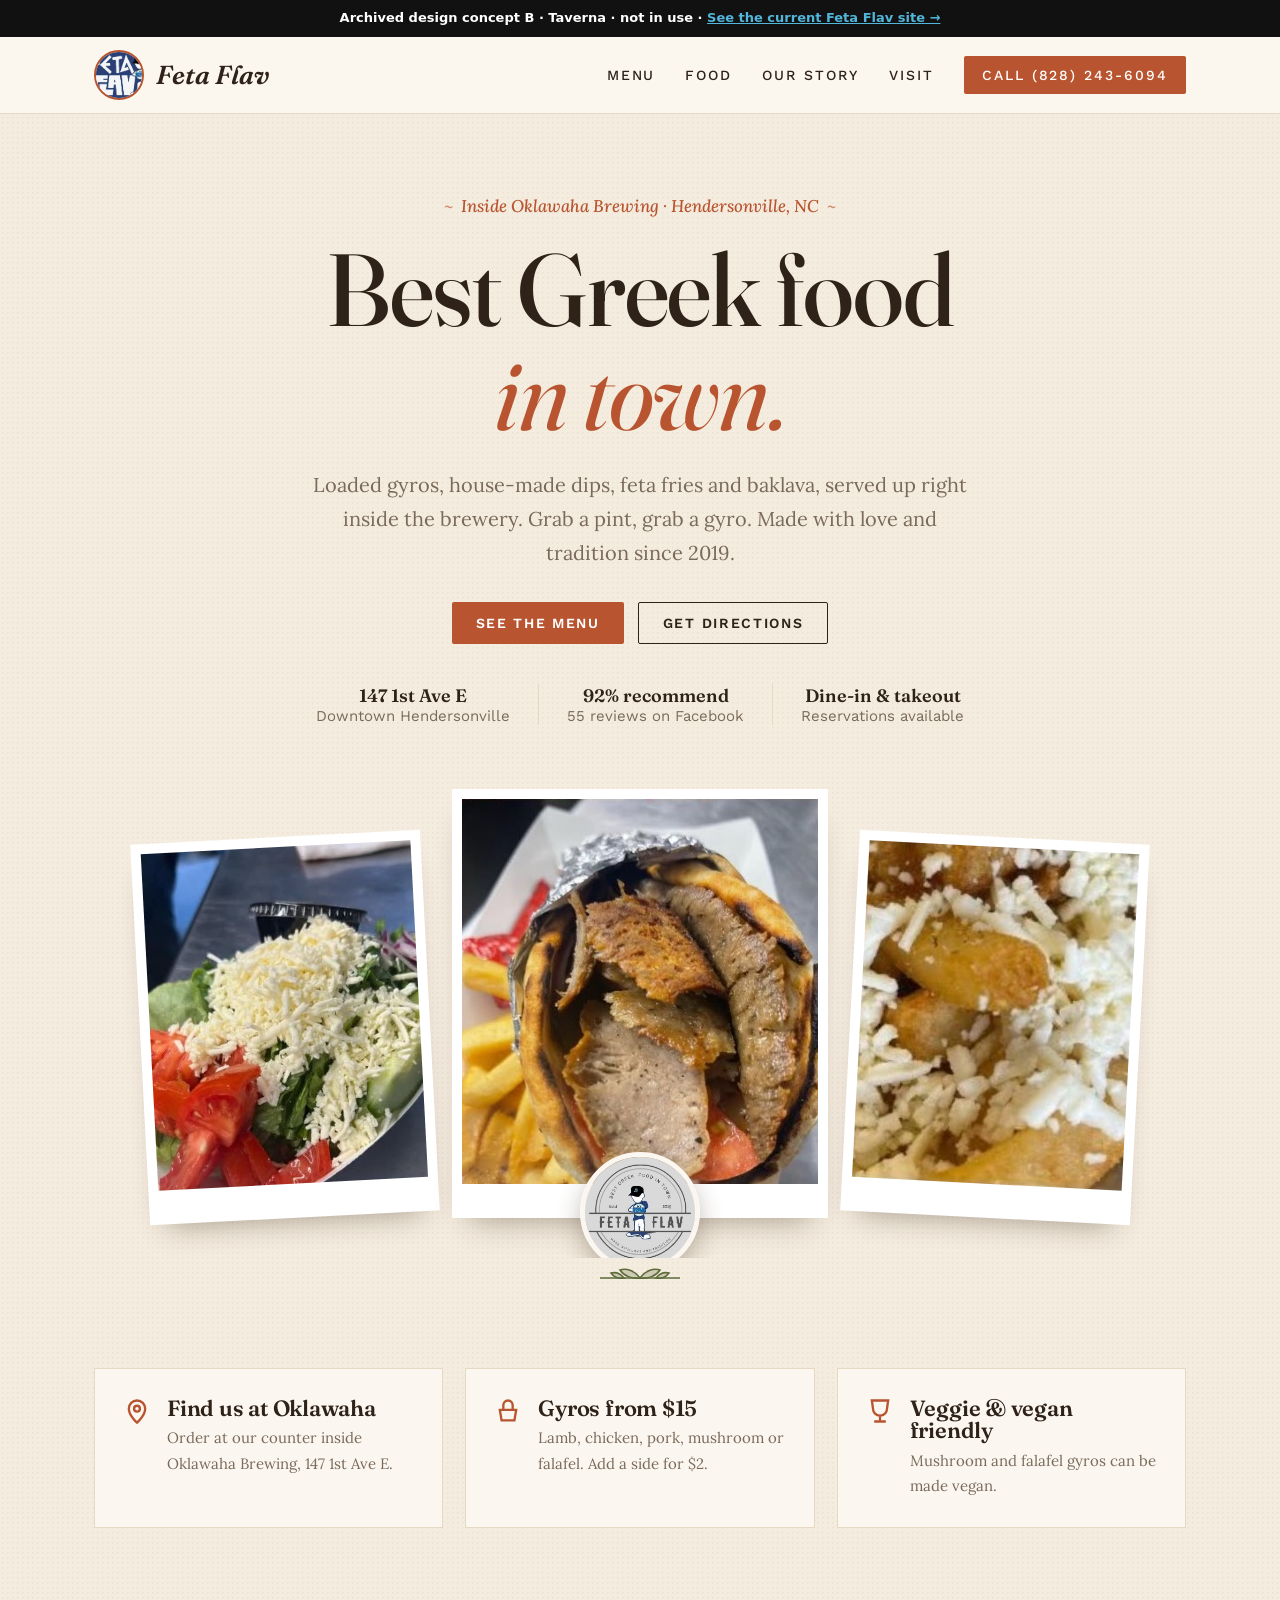
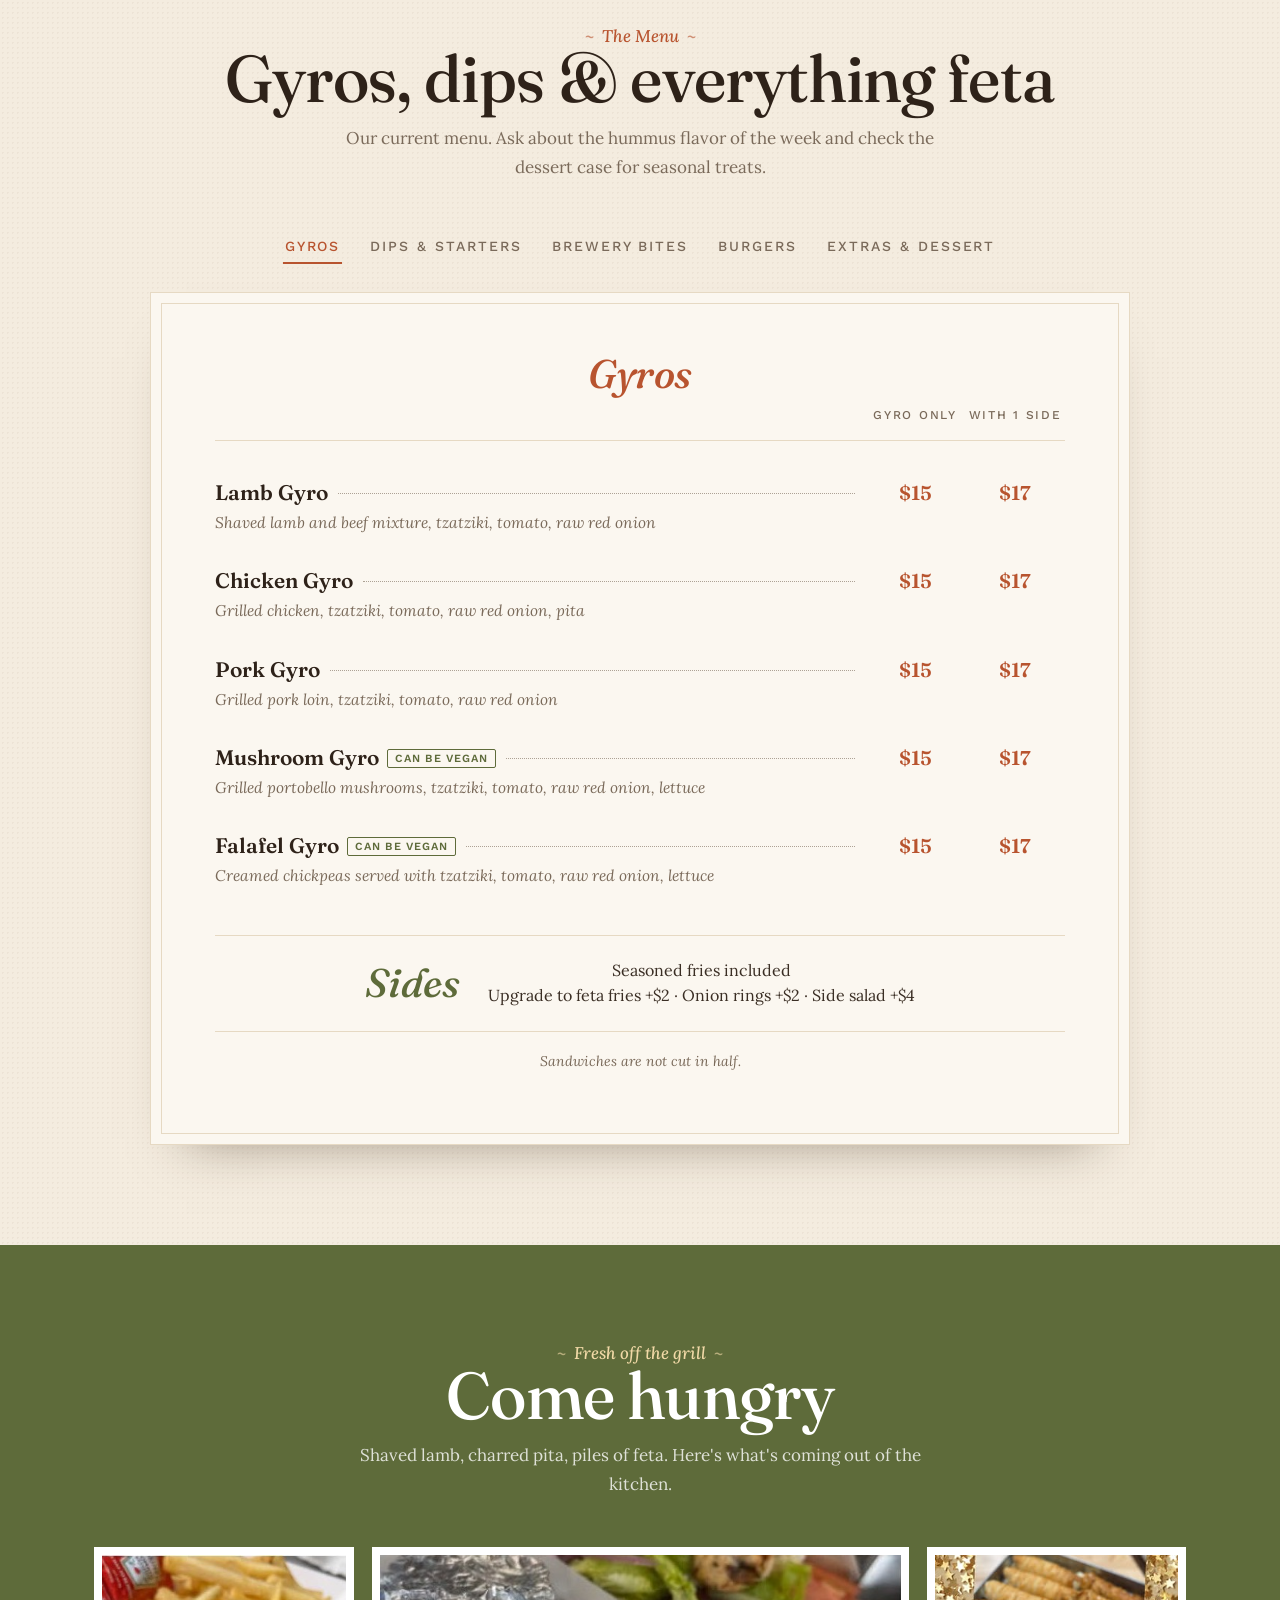
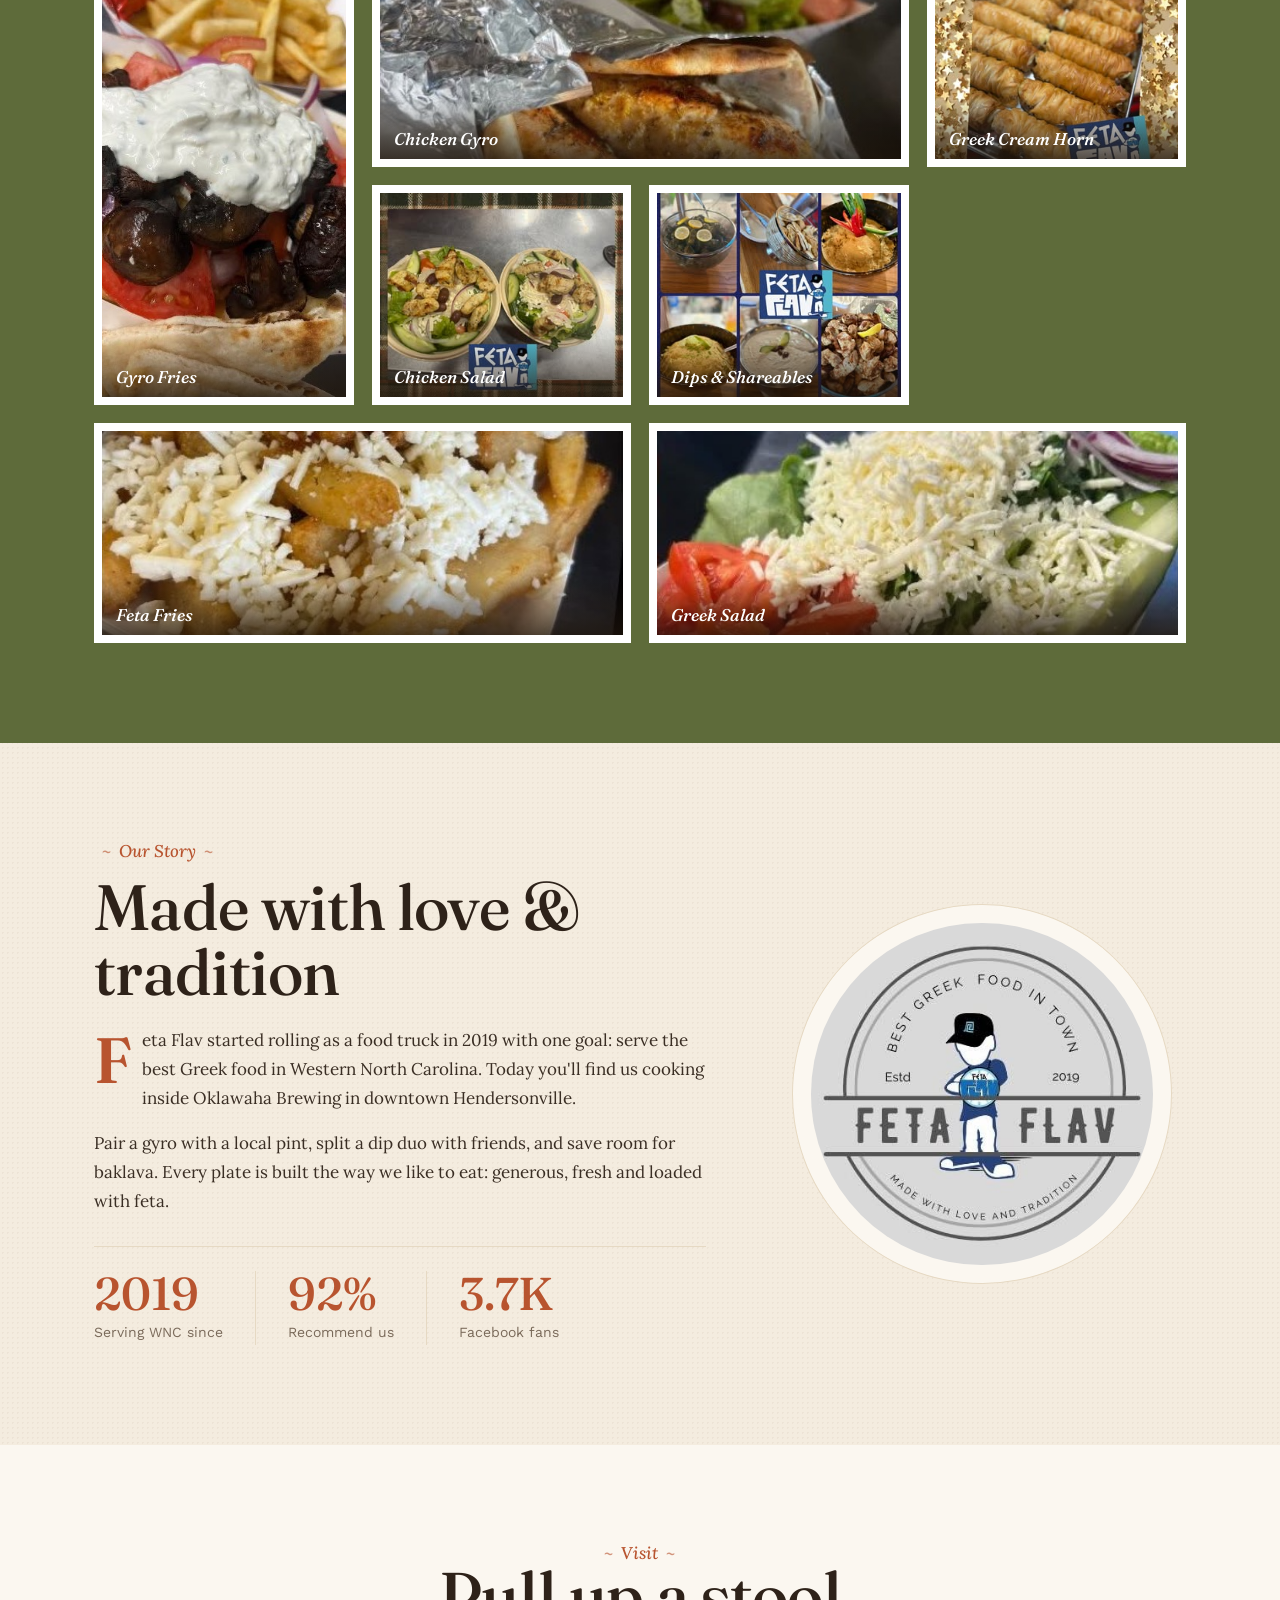
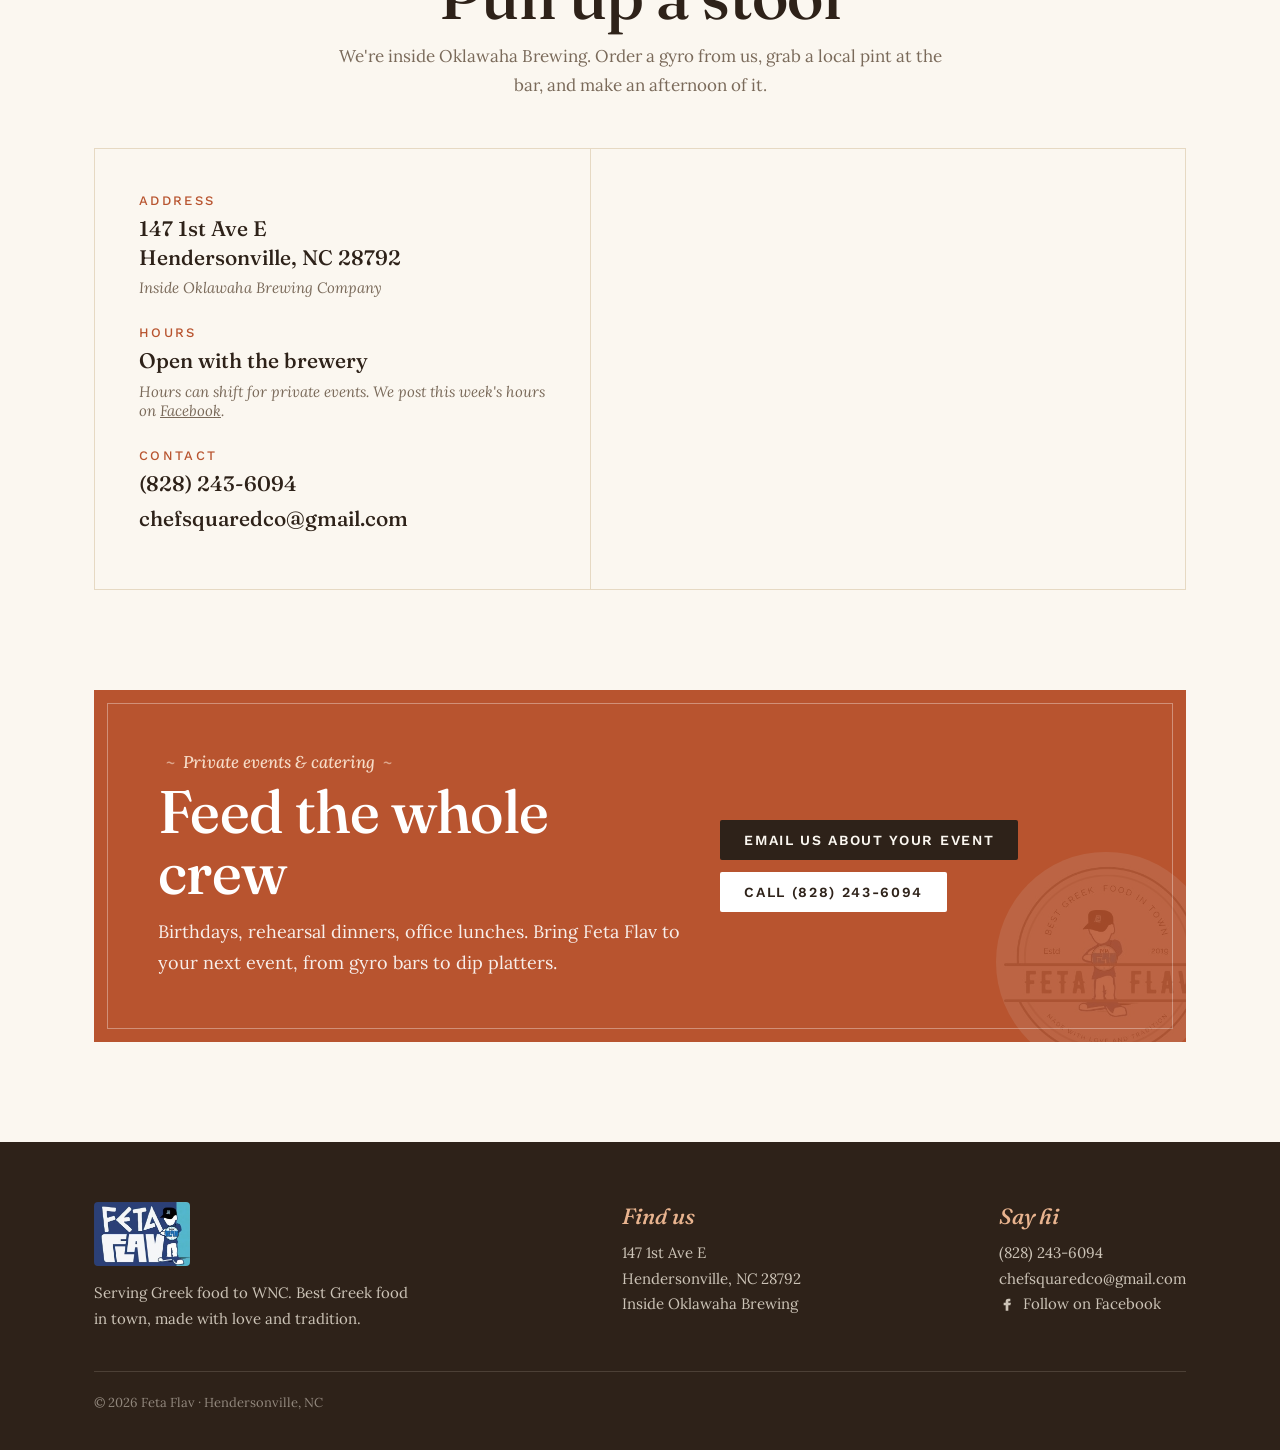
<file: fetaflav/archive/taverna.html>
<!doctype html>
<html lang="en">
<head>
<meta charset="utf-8">
<meta name="viewport" content="width=device-width, initial-scale=1">
<meta name="robots" content="noindex, nofollow">
<title>Feta Flav | Greek Food in Hendersonville, NC</title>
<meta name="description" content="Feta Flav serves gyros, Greek dips, feta fries and more inside Oklawaha Brewing at 147 1st Ave E, Hendersonville, NC.">
<link rel="icon" href="../assets/badge.jpg">
<link rel="preconnect" href="https://fonts.googleapis.com">
<link rel="preconnect" href="https://fonts.gstatic.com" crossorigin>
<link href="https://fonts.googleapis.com/css2?family=Fraunces:ital,opsz,wght@0,9..144,400;0,9..144,500;0,9..144,600;1,9..144,400;1,9..144,500;1,9..144,600&family=Lora:ital,wght@0,400;0,500;1,400;1,500&family=Work+Sans:wght@400;500;600&display=swap" rel="stylesheet">
<style>
/* B · TAVERNA: warm, rustic Mediterranean. Linen, terracotta, olive, classic serif. */
:root{
  --terra:#B8542F;
  --terra-dk:#8E3B1E;
  --olive:#5E6B3A;
  --ink:#2E2219;
  --linen:#F4ECDF;
  --paper:#FBF7F0;
  --sand:#E6D9C3;
  --text:#3A2E24;
  --muted:#7A6A5A;
  --navy:#2E2219;
  --radius:4px;
  --maxw:1140px;
}
*{box-sizing:border-box}
html{scroll-behavior:smooth;overflow-x:clip}
body{margin:0;background:var(--linen);color:var(--text);font:400 17px/1.7 "Lora",Georgia,serif;-webkit-font-smoothing:antialiased;
  background-image:radial-gradient(rgba(120,90,60,.06) 1px,transparent 1px);background-size:5px 5px}
img{max-width:100%;display:block}
a{color:inherit}
.wrap{max-width:var(--maxw);margin:0 auto;padding:0 24px}
h1,h2,h3{font-family:"Fraunces",Georgia,serif;font-weight:600;line-height:1.02;margin:0;letter-spacing:-.01em}
.eyebrow{font:italic 500 17px/1 "Lora",Georgia,serif;color:var(--terra);letter-spacing:0}
.eyebrow::before,.eyebrow::after{content:"~";margin:0 8px;opacity:.6}
.btn{display:inline-flex;align-items:center;gap:8px;padding:13px 24px;border-radius:2px;font:600 14px/1 "Work Sans",sans-serif;letter-spacing:.12em;text-transform:uppercase;text-decoration:none;transition:background .15s ease,color .15s ease}
.btn-sky{background:var(--terra);color:#fff}
.btn-sky:hover{background:var(--terra-dk)}
.btn-ghost{border:1.5px solid var(--ink);color:var(--ink)}
.btn-ghost:hover{background:var(--ink);color:var(--paper)}
.btn-navy{background:var(--ink);color:var(--paper)}
.btn-navy:hover{background:var(--terra)}

/* Divider: olive-branch rule instead of the Greek key */
.meander{height:40px;background:
  url("data:image/svg+xml,%3Csvg xmlns='http://www.w3.org/2000/svg' width='120' height='40' viewBox='0 0 120 40'%3E%3Cg fill='none' stroke='%235E6B3A' stroke-width='1.6'%3E%3Cpath d='M20 20h80'/%3E%3Cpath d='M60 20c-6-8-14-10-20-8 4 6 12 9 20 8zM60 20c6-8 14-10 20-8-4 6-12 9-20 8zM44 20c-4-5-9-6-13-5 3 4 8 6 13 5zM76 20c4-5 9-6 13-5-3 4-8 6-13 5z' fill='%235E6B3A' fill-opacity='.25'/%3E%3C/g%3E%3C/svg%3E") center/120px 40px no-repeat;background-color:transparent}
.meander.navy{background-color:var(--ink);filter:none;height:0}

/* Nav */
header.nav{position:sticky;top:0;z-index:50;background:rgba(251,247,240,.96);backdrop-filter:blur(6px);color:var(--ink);border-bottom:1px solid var(--sand)}
.nav-in{display:flex;align-items:center;justify-content:space-between;height:76px;gap:16px}
.brand{display:flex;align-items:center;gap:12px;text-decoration:none}
.brand img{height:50px;width:50px;object-fit:cover;border-radius:50%;border:2px solid var(--terra)}
.brand span{font:italic 600 26px "Fraunces",serif}
.nav-links{display:flex;gap:30px;align-items:center}
.nav-links a{text-decoration:none;font:500 14px "Work Sans",sans-serif;letter-spacing:.14em;text-transform:uppercase}
.nav-links a:hover{color:var(--terra)}
.nav-links .btn{padding:11px 18px;color:#fff}
.nav-links .btn:hover{color:#fff}
.menu-toggle{display:none;background:none;border:0;color:var(--ink);font-size:28px;cursor:pointer;padding:6px}

/* Hero: light, centered text above a row of framed photos */
.hero{background:transparent;color:var(--ink);position:relative;overflow:hidden;text-align:center}
.hero-in{display:flex;flex-direction:column;align-items:center;padding:84px 24px 40px}
.hero h1{font-size:clamp(54px,8vw,104px);margin:22px auto 22px;max-width:11ch;font-weight:500}
.hero h1 em{font-style:italic;color:var(--terra);font-weight:400}
.hero p.lede{font-size:20px;max-width:34em;color:var(--muted);margin:0 auto 32px}
.hero-ctas{display:flex;flex-wrap:wrap;gap:14px;justify-content:center}
.hero-meta{display:flex;flex-wrap:wrap;justify-content:center;gap:0;margin-top:40px;font:400 15px "Work Sans",sans-serif;color:var(--muted)}
.hero-meta > div{padding:0 28px}
.hero-meta > div + div{border-left:1px solid var(--sand)}
.hero-meta b{color:var(--ink);font:600 18px "Fraunces",serif}
.stack{position:relative;width:100%;max-width:1000px;height:auto;display:grid;grid-template-columns:1fr 1.3fr 1fr;gap:22px;margin-top:64px;align-items:end}
.stack figure{position:relative;margin:0;background:#fff;padding:10px 10px 34px;box-shadow:0 18px 30px -18px rgba(60,40,20,.45)}
.stack img{width:100%;height:100%;object-fit:cover;aspect-ratio:4/5}
.stack .a{order:2;transform:none}
.stack .a img{aspect-ratio:1/1.08}
.stack .b{order:1;transform:rotate(-3deg)}
.stack .c{order:3;transform:rotate(3deg)}
.stamp{position:absolute;left:50%;bottom:-54px;transform:translateX(-50%);width:120px;height:120px;border-radius:50%;overflow:hidden;border:5px solid var(--paper);box-shadow:0 10px 24px rgba(60,40,20,.3);z-index:3}

/* Info strip */
.strip{background:transparent;margin-top:70px}
.strip-in{display:grid;grid-template-columns:repeat(3,1fr);gap:22px}
.strip-item{padding:28px;display:flex;gap:16px;align-items:flex-start;background:var(--paper);border:1px solid var(--sand)}
.strip-item svg{flex:none;color:var(--terra)}
.strip-item h3{font-size:22px;color:var(--ink)}
.strip-item p{margin:6px 0 0;color:var(--muted);font-size:15px}

section{padding:100px 0;scroll-margin-top:76px}
.pc{display:inline-block;width:100px;text-align:center}
.sec-head{display:flex;flex-direction:column;align-items:center;text-align:center;gap:12px;margin-bottom:48px}
.sec-head h2{font-size:clamp(42px,5.5vw,66px);color:var(--ink);font-weight:500}
.sec-head p{max-width:36em;color:var(--muted);margin:0}

/* Menu: printed paper menu */
#menu{background:transparent}
.tabs{display:flex;gap:6px 26px;flex-wrap:wrap;justify-content:center;margin-bottom:28px}
.tab{font:500 14px "Work Sans",sans-serif;letter-spacing:.14em;text-transform:uppercase;padding:8px 2px;border:0;border-bottom:2px solid transparent;background:transparent;color:var(--muted);cursor:pointer}
.tab:hover{color:var(--ink)}
.tab[aria-selected="true"]{color:var(--terra);border-bottom-color:var(--terra)}
.menu-card{background:var(--paper);padding:56px 64px;border:1px solid var(--sand);outline:1px solid var(--sand);outline-offset:-12px;box-shadow:0 30px 50px -36px rgba(60,40,20,.5);max-width:980px;margin:0 auto}
.menu-note{display:flex;flex-direction:column;align-items:center;gap:10px;margin:0 0 22px;padding-bottom:18px;border-bottom:1px solid var(--sand)}
.menu-note h3{font:italic 500 40px "Fraunces",serif;color:var(--terra)}
.menu-note .cols{display:flex;align-self:flex-end;font:500 12px "Work Sans",sans-serif;letter-spacing:.14em;text-transform:uppercase;color:var(--muted)}
.items{display:grid;grid-template-columns:1fr 1fr;column-gap:64px}
.items.single{grid-template-columns:1fr}
.item{padding:16px 0}
.item-top{display:flex;align-items:baseline;gap:10px}
.item-name{font:600 21px "Fraunces",serif;color:var(--ink)}
.item-name small{font:italic 400 16px "Lora",serif;color:var(--muted);margin-left:6px}
.dots{flex:1;border-bottom:1px dotted var(--muted);transform:translateY(-6px);opacity:.6}
.price{font:600 20px "Fraunces",serif;color:var(--terra);white-space:nowrap}
.item p{margin:4px 0 0;color:var(--muted);font-size:15.5px;font-style:italic}
.tag{display:inline-block;font:600 11px "Work Sans",sans-serif;letter-spacing:.1em;text-transform:uppercase;color:var(--olive);border:1px solid var(--olive);border-radius:2px;padding:2px 7px;margin-left:8px;vertical-align:3px}
.sides-band{margin-top:30px;background:transparent;color:var(--ink);border-top:1px solid var(--sand);border-bottom:1px solid var(--sand);padding:22px 0;display:flex;gap:28px;align-items:center;justify-content:center;flex-wrap:wrap;text-align:center}
.sides-band h4{font:italic 500 40px/1 "Fraunces",serif;margin:0;color:var(--olive)}
.sides-band p{margin:0;font-size:16px;line-height:1.6;color:var(--text)}
.fine{margin-top:18px;color:var(--muted);font-size:14px;text-align:center;font-style:italic}

/* Gallery */
#gallery{background:var(--olive);color:#fff;background-image:none}
#gallery .sec-head h2{color:#fff}
#gallery .sec-head p{color:rgba(255,255,255,.8)}
#gallery .sec-head .eyebrow{color:#F1D9A7}
.grid{display:grid;grid-template-columns:repeat(4,1fr);grid-auto-rows:220px;gap:18px;grid-auto-flow:dense}
.grid figure{margin:0;overflow:hidden;position:relative;background:#fff;padding:8px}
.grid img{width:100%;height:100%;object-fit:cover;transition:filter .4s ease}
.grid figure:hover img{filter:saturate(1.15) brightness(1.05)}
.grid figcaption{position:absolute;left:8px;right:8px;bottom:8px;background:linear-gradient(transparent,rgba(30,20,10,.75));padding:28px 14px 10px;font:italic 500 17px "Fraunces",serif;color:#fff}
.g-tall{grid-row:span 2}
.g-wide{grid-column:span 2}
.grid figure:last-child{grid-column:span 2}

/* Story */
.story{display:grid;grid-template-columns:1.2fr .8fr;gap:72px;align-items:center}
.story > div:last-child{order:-1}
.badge-wrap{position:relative;max-width:380px;margin:0 auto;padding:18px;background:var(--paper);border:1px solid var(--sand);border-radius:50%}
.badge-wrap img{border-radius:50%}
.story .eyebrow::before{content:"~"}
.story h2{font-size:clamp(42px,5.5vw,64px);color:var(--ink);margin:14px 0 22px;font-weight:500}
.story p{color:var(--text);margin:0 0 16px;max-width:36em}
.story p:first-of-type::first-letter{font:600 64px/0.8 "Fraunces",serif;float:left;margin:8px 10px 0 0;color:var(--terra)}
.stats{display:flex;gap:0;margin-top:30px;flex-wrap:wrap;border-top:1px solid var(--sand);padding-top:24px}
.stat{padding-right:32px;margin-right:32px;border-right:1px solid var(--sand)}
.stat:last-child{border-right:0}
.stat b{display:block;font:500 46px/1 "Fraunces",serif;color:var(--terra)}
.stat span{font:400 14px "Work Sans",sans-serif;color:var(--muted)}

/* Visit */
#visit{background:var(--paper);background-image:none}
.visit{display:grid;grid-template-columns:1fr 1.2fr;gap:0;align-items:stretch;border:1px solid var(--sand)}
.visit-card{background:var(--paper);color:var(--text);padding:44px;display:flex;flex-direction:column;gap:28px}
.visit-card h3{font:500 13px "Work Sans",sans-serif;color:var(--terra);letter-spacing:.18em;text-transform:uppercase}
.visit-card p{margin:6px 0 0;font:500 21px/1.4 "Fraunces",serif;color:var(--ink)}
.visit-card a{text-decoration:none}
.visit-card a:hover{color:var(--terra)}
.visit-card .note{font:italic 400 15px "Lora",serif;color:var(--muted)}
.map{overflow:hidden;min-height:440px;border-left:1px solid var(--sand)}
.map iframe{width:100%;height:100%;min-height:440px;border:0;display:block;filter:sepia(.25) saturate(.9)}

/* Events */
.events{background:var(--terra);color:#fff;padding:64px;display:grid;grid-template-columns:1.3fr 1fr;gap:40px;align-items:center;position:relative;overflow:hidden;
  outline:1px solid rgba(255,255,255,.35);outline-offset:-14px}
.events .eyebrow{color:#F6DCC8}
.events h2{font-size:clamp(40px,5vw,60px);font-weight:500;margin-top:10px}
.events p{margin:14px 0 0;font-size:18px;max-width:30em;color:rgba(255,255,255,.9)}
.events .actions{display:flex;flex-direction:column;gap:12px;align-items:flex-start}
.events .btn-navy{background:var(--ink)}
.events img{position:absolute;right:-30px;bottom:-30px;width:220px;opacity:.12;border-radius:50%}

footer{background:var(--ink);color:rgba(244,236,223,.8);padding:60px 0 36px;font-size:15px}
.foot{display:flex;justify-content:space-between;gap:32px;flex-wrap:wrap;align-items:flex-start}
.foot img{height:64px;border-radius:4px}
.foot h4{font:italic 500 22px "Fraunces",serif;color:#E9B48F;margin:0 0 10px}
.foot a{text-decoration:none}
.foot a:hover{color:#fff}
.social{display:inline-flex;align-items:center;gap:8px}
.legal{margin-top:40px;padding-top:20px;border-top:1px solid rgba(244,236,223,.15);font-size:13px;color:rgba(244,236,223,.5)}

@media (max-width:980px){
  .stack{grid-template-columns:1fr 1fr;max-width:620px}
  .stack .c{display:none}
  .items{grid-template-columns:1fr}
  .story,.visit,.events{grid-template-columns:1fr}
  .story > div:last-child{order:0}
  .map{border-left:0;border-top:1px solid var(--sand)}
  .grid{grid-template-columns:repeat(2,1fr)}
}
@media (max-width:760px){
  body{font-size:16px}
  .wrap{padding:0 16px}
  .hero-in{padding:52px 16px 30px}
  .hero-meta > div{padding:8px 14px}
  .hero-meta > div + div{border-left:0}
  .nav-links{display:none;position:absolute;top:76px;left:0;right:0;background:var(--paper);flex-direction:column;align-items:flex-start;padding:16px 16px 22px;gap:16px;border-bottom:1px solid var(--sand)}
  .nav-links.open{display:flex}
  .menu-toggle{display:block}
  .brand span{display:none}
  .stack{gap:12px;margin-top:40px}
  .stamp{width:90px;height:90px;bottom:-40px}
  .strip{margin-top:56px}
  .strip-in{grid-template-columns:1fr;gap:12px}
  section{padding:64px 0}
  .menu-card{padding:30px 18px;outline-offset:-8px}
  .menu-note .cols{font-size:11px}
  .pc{width:70px}
  .item-name,.price{font-size:19px}
  .grid{grid-auto-rows:160px;gap:10px}
  .events{padding:40px 24px}
  .visit-card{padding:28px 22px}
  .stats{display:grid;grid-template-columns:repeat(3,1fr)}
  .stat{padding:0 10px 0 0;margin:0 10px 0 0}
  .stat b{font-size:36px}
}
@media (prefers-reduced-motion:reduce){*{transition:none!important;scroll-behavior:auto!important}}
</style>
</head>
<body>
<div style="position:sticky;top:0;z-index:9999;background:#111;color:#fff;font:600 13px/1.3 system-ui,sans-serif;padding:10px 14px;text-align:center">Archived design concept B · Taverna &middot; not in use &middot; <a href="../index.html" style="color:#52B5DA">See the current Feta Flav site &rarr;</a></div>

<header class="nav">
  <div class="wrap nav-in">
    <a class="brand" href="#top" aria-label="Feta Flav home">
      <img src="../assets/logo-wordmark.jpg" alt="Feta Flav logo">
      <span>Feta Flav</span>
    </a>
    <button class="menu-toggle" aria-label="Open menu" aria-expanded="false">&#9776;</button>
    <nav class="nav-links" aria-label="Main">
      <a href="#menu">Menu</a>
      <a href="#gallery">Food</a>
      <a href="#story">Our Story</a>
      <a href="#visit">Visit</a>
      <a class="btn btn-sky" href="tel:+18282436094">Call (828) 243-6094</a>
    </nav>
  </div>
</header>

<main id="top">
  <section class="hero" style="padding:0">
    <div class="wrap hero-in">
      <div>
        <div class="eyebrow">Inside Oklawaha Brewing &middot; Hendersonville, NC</div>
        <h1>Best Greek food <em>in town.</em></h1>
        <p class="lede">Loaded gyros, house-made dips, feta fries and baklava, served up right inside the brewery. Grab a pint, grab a gyro. Made with love and tradition since 2019.</p>
        <div class="hero-ctas">
          <a class="btn btn-sky" href="#menu">See the menu</a>
          <a class="btn btn-ghost" href="https://www.google.com/maps/dir/?api=1&destination=147+1st+Ave+E+Hendersonville+NC+28792" target="_blank" rel="noopener">Get directions</a>
        </div>
        <div class="hero-meta">
          <div><b>147 1st Ave E</b><br>Downtown Hendersonville</div>
          <div><b>92% recommend</b><br>55 reviews on Facebook</div>
          <div><b>Dine-in &amp; takeout</b><br>Reservations available</div>
        </div>
      </div>
      <div class="stack" aria-hidden="true">
        <figure class="a"><img src="../assets/lamb-gyro.jpg" alt=""></figure>
        <figure class="b"><img src="../assets/greek-salad.jpg" alt=""></figure>
        <figure class="c"><img src="../assets/feta-fries.jpg" alt=""></figure>
        <div class="stamp"><img src="../assets/badge.jpg" alt=""></div>
      </div>
    </div>
  </section>
  <div class="meander" role="presentation"></div>

  <div class="strip">
    <div class="wrap strip-in">
      <div class="strip-item">
        <svg width="28" height="28" viewBox="0 0 24 24" fill="none" stroke="currentColor" stroke-width="2"><path d="M12 22s7-6.2 7-12a7 7 0 1 0-14 0c0 5.8 7 12 7 12z"/><circle cx="12" cy="10" r="2.5"/></svg>
        <div><h3>Find us at Oklawaha</h3><p>Order at our counter inside Oklawaha Brewing, 147 1st Ave E.</p></div>
      </div>
      <div class="strip-item">
        <svg width="28" height="28" viewBox="0 0 24 24" fill="none" stroke="currentColor" stroke-width="2"><path d="M4 11h16M5 11l1.5 9h11L19 11M8 11V7a4 4 0 0 1 8 0v4"/></svg>
        <div><h3>Gyros from $15</h3><p>Lamb, chicken, pork, mushroom or falafel. Add a side for $2.</p></div>
      </div>
      <div class="strip-item">
        <svg width="28" height="28" viewBox="0 0 24 24" fill="none" stroke="currentColor" stroke-width="2"><path d="M7 21h10M12 17v4M5 3h14l-1 7a6 6 0 0 1-12 0z"/></svg>
        <div><h3>Veggie &amp; vegan friendly</h3><p>Mushroom and falafel gyros can be made vegan.</p></div>
      </div>
    </div>
  </div>

  <section id="menu">
    <div class="wrap">
      <div class="sec-head">
        <div>
          <div class="eyebrow">The Menu</div>
          <h2>Gyros, dips &amp; everything feta</h2>
        </div>
        <p>Our current menu. Ask about the hummus flavor of the week and check the dessert case for seasonal treats.</p>
      </div>

      <div class="tabs" role="tablist" aria-label="Menu sections"></div>
      <div class="menu-card" id="menu-panel" role="tabpanel"></div>
    </div>
  </section>

  <section id="gallery">
    <div class="wrap">
      <div class="sec-head">
        <div>
          <div class="eyebrow">Fresh off the grill</div>
          <h2>Come hungry</h2>
        </div>
        <p>Shaved lamb, charred pita, piles of feta. Here's what's coming out of the kitchen.</p>
      </div>
      <div class="grid">
        <figure class="g-tall"><img src="../assets/gyro-fries.jpg" alt="Gyro fries topped with grilled mushrooms, tomato and tzatziki"><figcaption>Gyro Fries</figcaption></figure>
        <figure class="g-wide"><img src="../assets/chicken-gyro.jpg" alt="Grilled chicken gyro wrapped in foil"><figcaption>Chicken Gyro</figcaption></figure>
        <figure><img src="../assets/baklava.jpg" alt="Tray of Greek cream horns"><figcaption>Greek Cream Horn</figcaption></figure>
        <figure><img src="../assets/chicken-salads.jpg" alt="Greek salads topped with grilled chicken"><figcaption>Chicken Salad</figcaption></figure>
        <figure><img src="../assets/spread.jpg" alt="Spread of Greek dishes"><figcaption>Dips &amp; Shareables</figcaption></figure>
        <figure class="g-wide"><img src="../assets/feta-fries.jpg" alt="Seasoned fries covered in crumbled feta"><figcaption>Feta Fries</figcaption></figure>
        <figure><img src="../assets/greek-salad.jpg" alt="Greek salad with tomato, cucumber and feta"><figcaption>Greek Salad</figcaption></figure>
      </div>
    </div>
  </section>

  <section id="story">
    <div class="wrap story">
      <div class="badge-wrap"><img src="../assets/badge.jpg" alt="Feta Flav badge: Best Greek Food in Town, Estd 2019, Made with Love and Tradition"></div>
      <div>
        <div class="eyebrow">Our Story</div>
        <h2>Made with love &amp; tradition</h2>
        <p>Feta Flav started rolling as a food truck in 2019 with one goal: serve the best Greek food in Western North Carolina. Today you'll find us cooking inside Oklawaha Brewing in downtown Hendersonville.</p>
        <p>Pair a gyro with a local pint, split a dip duo with friends, and save room for baklava. Every plate is built the way we like to eat: generous, fresh and loaded with feta.</p>
        <div class="stats">
          <div class="stat"><b>2019</b><span>Serving WNC since</span></div>
          <div class="stat"><b>92%</b><span>Recommend us</span></div>
          <div class="stat"><b>3.7K</b><span>Facebook fans</span></div>
        </div>
      </div>
    </div>
  </section>

  <section id="visit">
    <div class="wrap">
      <div class="sec-head">
        <div>
          <div class="eyebrow">Visit</div>
          <h2>Pull up a stool</h2>
        </div>
        <p>We're inside Oklawaha Brewing. Order a gyro from us, grab a local pint at the bar, and make an afternoon of it.</p>
      </div>
      <div class="visit">
        <div class="visit-card">
          <div>
            <h3>Address</h3>
            <p><a href="https://www.google.com/maps/dir/?api=1&destination=147+1st+Ave+E+Hendersonville+NC+28792" target="_blank" rel="noopener">147 1st Ave E<br>Hendersonville, NC 28792</a></p>
            <p class="note">Inside Oklawaha Brewing Company</p>
          </div>
          <div>
            <h3>Hours</h3>
            <p>Open with the brewery</p>
            <p class="note">Hours can shift for private events. We post this week's hours on <a href="https://www.facebook.com/fetaflavfoodtruck/" target="_blank" rel="noopener" style="text-decoration:underline">Facebook</a>.</p>
          </div>
          <div>
            <h3>Contact</h3>
            <p><a href="tel:+18282436094">(828) 243-6094</a></p>
            <p><a href="mailto:chefsquaredco@gmail.com">chefsquaredco@gmail.com</a></p>
          </div>
        </div>
        <div class="map">
          <iframe title="Map to Feta Flav at Oklawaha Brewing" loading="lazy" referrerpolicy="no-referrer-when-downgrade"
            src="https://maps.google.com/maps?q=147%201st%20Ave%20E%2C%20Hendersonville%2C%20NC%2028792&z=16&output=embed"></iframe>
        </div>
      </div>
    </div>
  </section>

  <section style="padding-top:0;background:var(--paper)">
    <div class="wrap">
      <div class="events">
        <div>
          <div class="eyebrow">Private events &amp; catering</div>
          <h2>Feed the whole crew</h2>
          <p>Birthdays, rehearsal dinners, office lunches. Bring Feta Flav to your next event, from gyro bars to dip platters.</p>
        </div>
        <div class="actions">
          <a class="btn btn-navy" href="mailto:chefsquaredco@gmail.com?subject=Event%20inquiry%20for%20Feta%20Flav">Email us about your event</a>
          <a class="btn btn-navy" style="background:#fff;color:var(--ink)" href="tel:+18282436094">Call (828) 243-6094</a>
        </div>
        <img src="../assets/badge.jpg" alt="" aria-hidden="true">
      </div>
    </div>
  </section>
</main>

<div class="meander navy" role="presentation"></div>
<footer>
  <div class="wrap">
    <div class="foot">
      <div>
        <img src="../assets/logo-wordmark.jpg" alt="Feta Flav">
        <p style="margin:14px 0 0;max-width:22em">Serving Greek food to WNC. Best Greek food in town, made with love and tradition.</p>
      </div>
      <div>
        <h4>Find us</h4>
        147 1st Ave E<br>Hendersonville, NC 28792<br>Inside Oklawaha Brewing
      </div>
      <div>
        <h4>Say hi</h4>
        <a href="tel:+18282436094">(828) 243-6094</a><br>
        <a href="mailto:chefsquaredco@gmail.com">chefsquaredco@gmail.com</a><br>
        <a class="social" href="https://www.facebook.com/fetaflavfoodtruck/" target="_blank" rel="noopener">
          <svg width="16" height="16" viewBox="0 0 24 24" fill="currentColor"><path d="M14 8h3V4h-3c-2.8 0-4 1.7-4 4.3V10H7v4h3v8h4v-8h3l1-4h-4V8.6c0-.4.2-.6.6-.6z"/></svg>
          Follow on Facebook
        </a>
      </div>
    </div>
    <div class="legal">&copy; <span id="yr"></span> Feta Flav &middot; Hendersonville, NC</div>
  </div>
</footer>

<script>
  const MENU = [
    { id:"gyros", label:"Gyros", title:"Gyros", cols:["Gyro only","With 1 side"], single:true, items:[
      {n:"Lamb Gyro", d:"Shaved lamb and beef mixture, tzatziki, tomato, raw red onion", p:["$15","$17"]},
      {n:"Chicken Gyro", d:"Grilled chicken, tzatziki, tomato, raw red onion, pita", p:["$15","$17"]},
      {n:"Pork Gyro", d:"Grilled pork loin, tzatziki, tomato, raw red onion", p:["$15","$17"]},
      {n:"Mushroom Gyro", d:"Grilled portobello mushrooms, tzatziki, tomato, raw red onion, lettuce", p:["$15","$17"], vegan:true},
      {n:"Falafel Gyro", d:"Creamed chickpeas served with tzatziki, tomato, raw red onion, lettuce", p:["$15","$17"], vegan:true},
    ], sides:true, fine:"Sandwiches are not cut in half." },
    { id:"starters", label:"Dips & Starters", title:"Dips & Starters", items:[
      {n:"Hummus", d:"Creamy chickpeas with olive oil and lemon juice. Served with grilled pita (ask about the current flavor).", p:["$10"]},
      {n:"Tzatziki", d:"A refreshing blend of sour cream, cucumber, garlic and a hint of lemon. Served with grilled pita.", p:["$10"]},
      {n:"Spicy Feta Spread", d:"Zesty whipped feta with jalapeños, garlic and olive oil. Served with grilled pita.", p:["$12"]},
      {n:"Dip Duo", d:"Choose two of the dips above, served with pita. No duplicates, please.", p:["$18"]},
      {n:"Dolmades", s:"(9)", d:"Brined grape leaves stuffed with rice. Served with tzatziki.", p:["$10"]},
      {n:"Spicy Feta Spring Rolls", d:"Spicy feta wrapped in a spring roll wrapper, served with hot honey.", p:["$12"]},
      {n:"Avgolemono Soup", d:"Traditional Greek lemon and egg soup with chicken.", p:["$8"]},
      {n:"Greek Nachos", d:"Crispy pita chips topped with creamy Greek cheese sauce, Greek salad salsa, choice of lamb, chicken, pork or mushroom, and tzatziki.", p:["$18"]},
      {n:"Gyro Fries", d:"Seasoned fries topped with tomato, onion and tzatziki. Choice of lamb, chicken, pork or mushroom.", p:["$18"]},
      {n:"Greek Salad", d:"Romaine, tomatoes, cucumbers, red onions, Kalamata olives and creamy feta with Mad Greek vinaigrette. Add lamb, chicken, pork or mushroom for $6.", p:["$15"]},
    ]},
    { id:"pub", label:"Brewery Bites", title:"Brewery Bites", items:[
      {n:"Giant Pretzel", d:"Served with Oklawaha Porter beer cheese.", p:["$15"]},
      {n:"Boneless Buffalo Wings", s:"(8)", d:"Breaded chicken bites tossed in your choice of Buffalo, Lemon Pepper, BBQ or Parmesan Garlic. Served with celery.", p:["$10"]},
      {n:"Beer Battered Onion Rings", d:"Fried onion rings served with ranch.", p:["$10"]},
      {n:"Mozzarella Sticks", s:"(6)", d:"Fried cheese sticks served with ranch.", p:["$10"]},
      {n:"Corn Dog Bites", s:"(12)", d:"", p:["$12"]},
    ]},
    { id:"burgers", label:"Burgers", title:"Burgers", items:[
      {n:"Greek Burger", d:"Ground beef patty topped with lettuce, Greek salad salsa, feta cheese and tzatziki. Served with one side.", p:["$18"]},
      {n:"Gyro Burger", d:"Ground beef patty topped with lettuce, Greek salad salsa, feta, tzatziki and sliced gyro meat. Served with one side.", p:["$20"]},
      {n:"American Burger", d:"Ground beef patty topped with American cheese, lettuce, tomato and onion. Served with one side.", p:["$18"]},
    ], sides:true },
    { id:"extras", label:"Extras & Dessert", title:"Extras & Dessert", items:[
      {n:"Baklava", d:"Layered phyllo with walnuts and almonds, soaked with simple syrup.", p:["$8"]},
      {n:"Pita", d:"", p:["$2.50"]},
      {n:"Side of Tzatziki", d:"", p:["$4"]},
      {n:"Add Feta", d:"", p:["$2"]},
      {n:"Add Lettuce", d:"", p:["$1"]},
      {n:"Dressing", d:"", p:["$1"]},
    ], fine:"Check out our dessert case for seasonal offerings." },
  ];

  const tabs = document.querySelector(".tabs");
  const panel = document.getElementById("menu-panel");
  const esc = s => s.replace(/[&<>"]/g, c => ({"&":"&amp;","<":"&lt;",">":"&gt;",'"':"&quot;"}[c]));

  function render(id){
    const sec = MENU.find(m => m.id === id);
    tabs.querySelectorAll(".tab").forEach(t => t.setAttribute("aria-selected", t.dataset.id === id));
    panel.innerHTML = `
      <div class="menu-note"><h3>${esc(sec.title)}</h3>${sec.cols ? `<div class="cols">${sec.cols.map(c => `<span class="pc">${esc(c)}</span>`).join("")}</div>` : ""}</div>
      <div class="items ${sec.single ? "single" : ""}">
        ${sec.items.map(i => `
          <div class="item">
            <div class="item-top">
              <span class="item-name">${esc(i.n)}${i.s ? `<small>${esc(i.s)}</small>` : ""}${i.vegan ? `<span class="tag">Can be vegan</span>` : ""}</span>
              <span class="dots"></span>
              <span class="price">${sec.cols ? i.p.map(p => `<span class="pc">${p}</span>`).join("") : i.p.join("")}</span>
            </div>
            ${i.d ? `<p>${esc(i.d)}</p>` : ""}
          </div>`).join("")}
      </div>
      ${sec.sides ? `<div class="sides-band"><h4>Sides</h4><p>Seasoned fries included<br>Upgrade to feta fries +$2 &middot; Onion rings +$2 &middot; Side salad +$4</p></div>` : ""}
      ${sec.fine ? `<p class="fine">${esc(sec.fine)}</p>` : ""}`;
  }

  MENU.forEach((m, i) => {
    const b = document.createElement("button");
    b.className = "tab"; b.type = "button"; b.role = "tab";
    b.dataset.id = m.id; b.textContent = m.label;
    b.addEventListener("click", () => render(m.id));
    tabs.appendChild(b);
  });
  render("gyros");

  const toggle = document.querySelector(".menu-toggle");
  const links = document.querySelector(".nav-links");
  toggle.addEventListener("click", () => {
    const open = links.classList.toggle("open");
    toggle.setAttribute("aria-expanded", open);
  });
  links.querySelectorAll("a").forEach(a => a.addEventListener("click", () => links.classList.remove("open")));
  document.getElementById("yr").textContent = new Date().getFullYear();
</script>
</body>
</html>
</file>
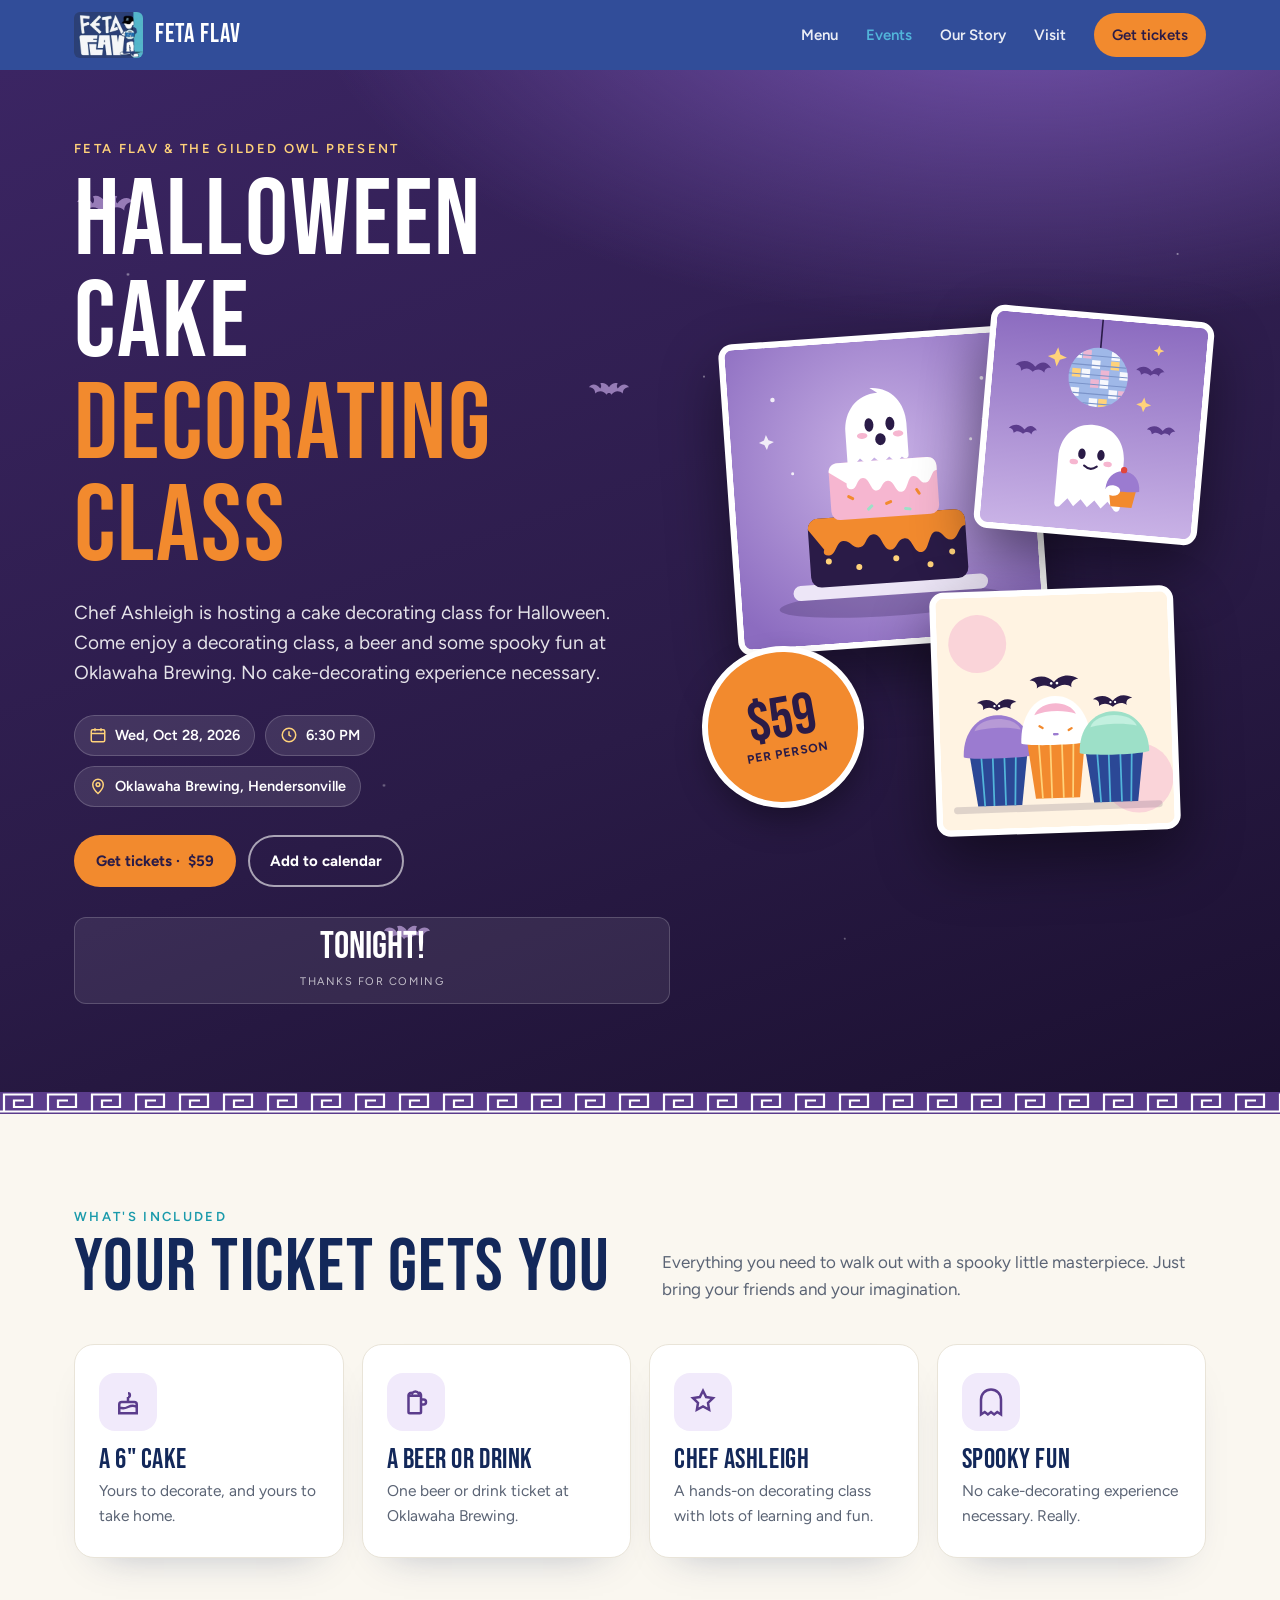
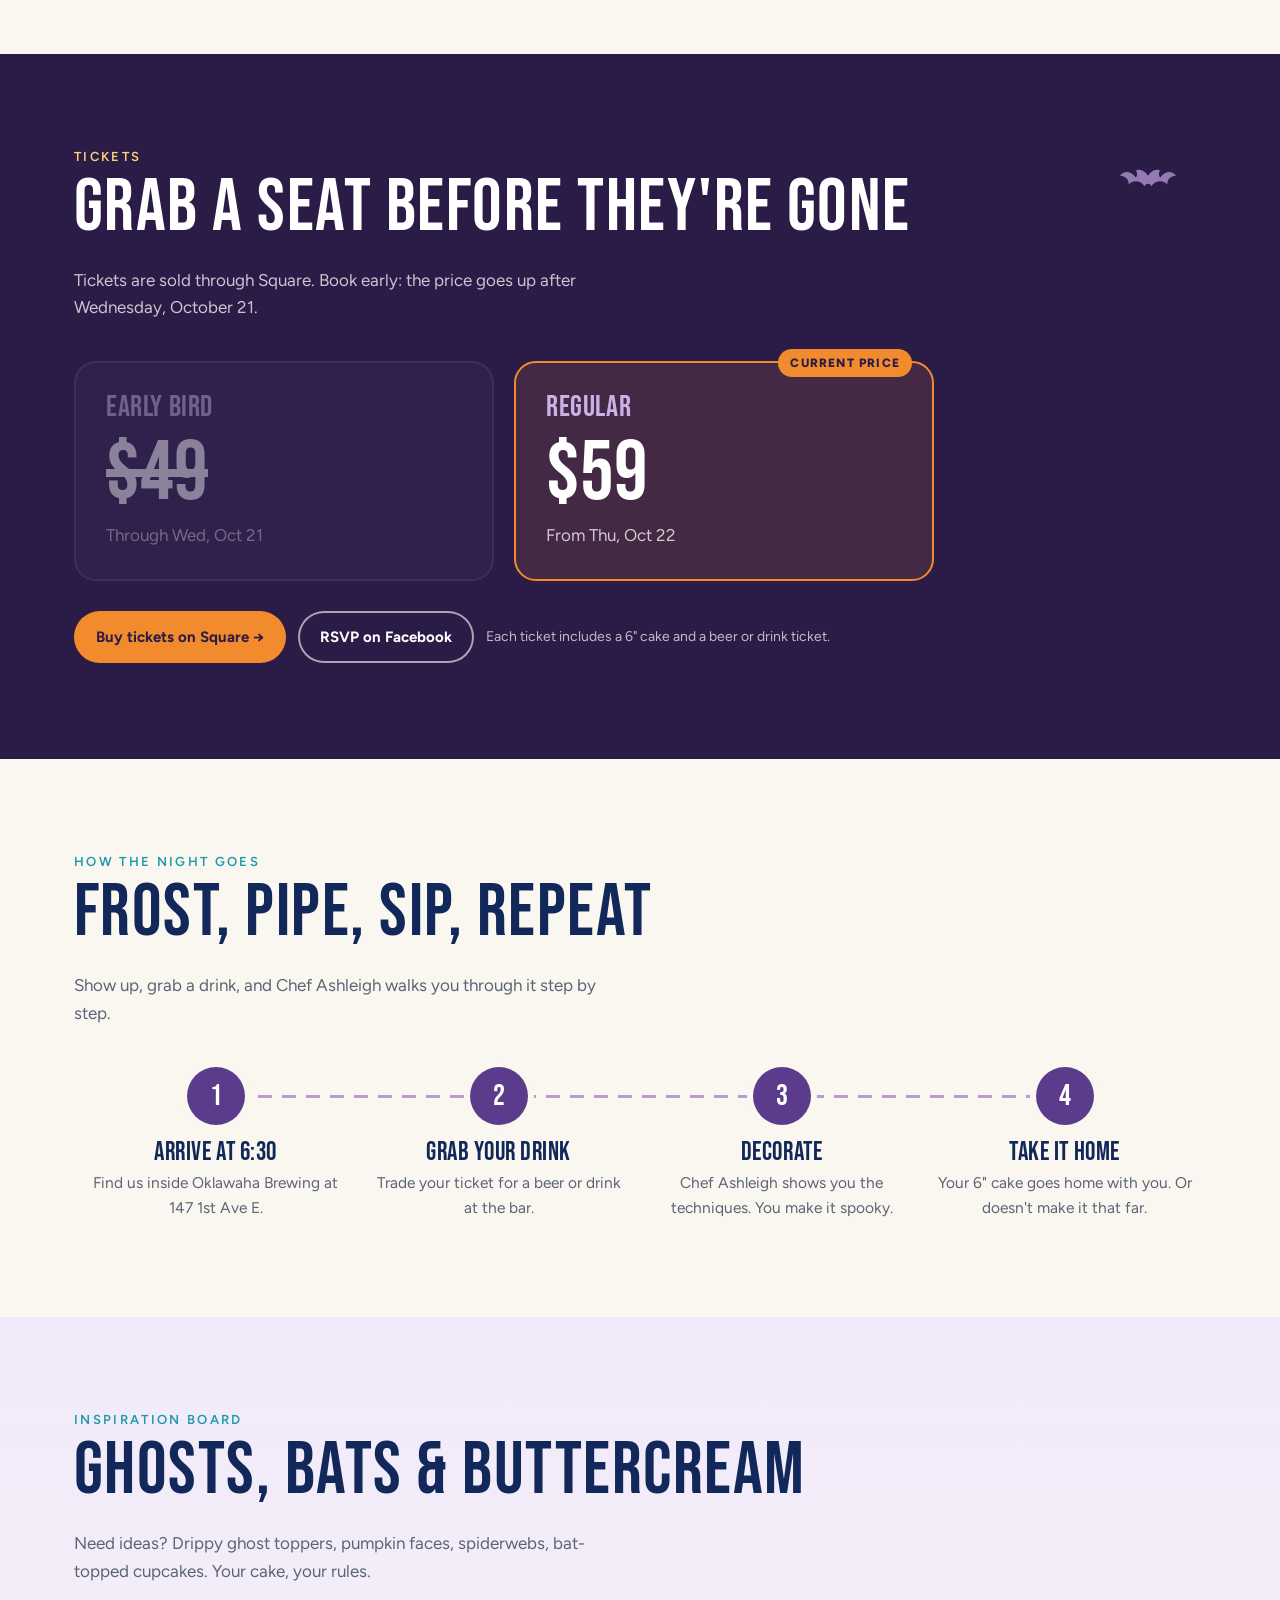
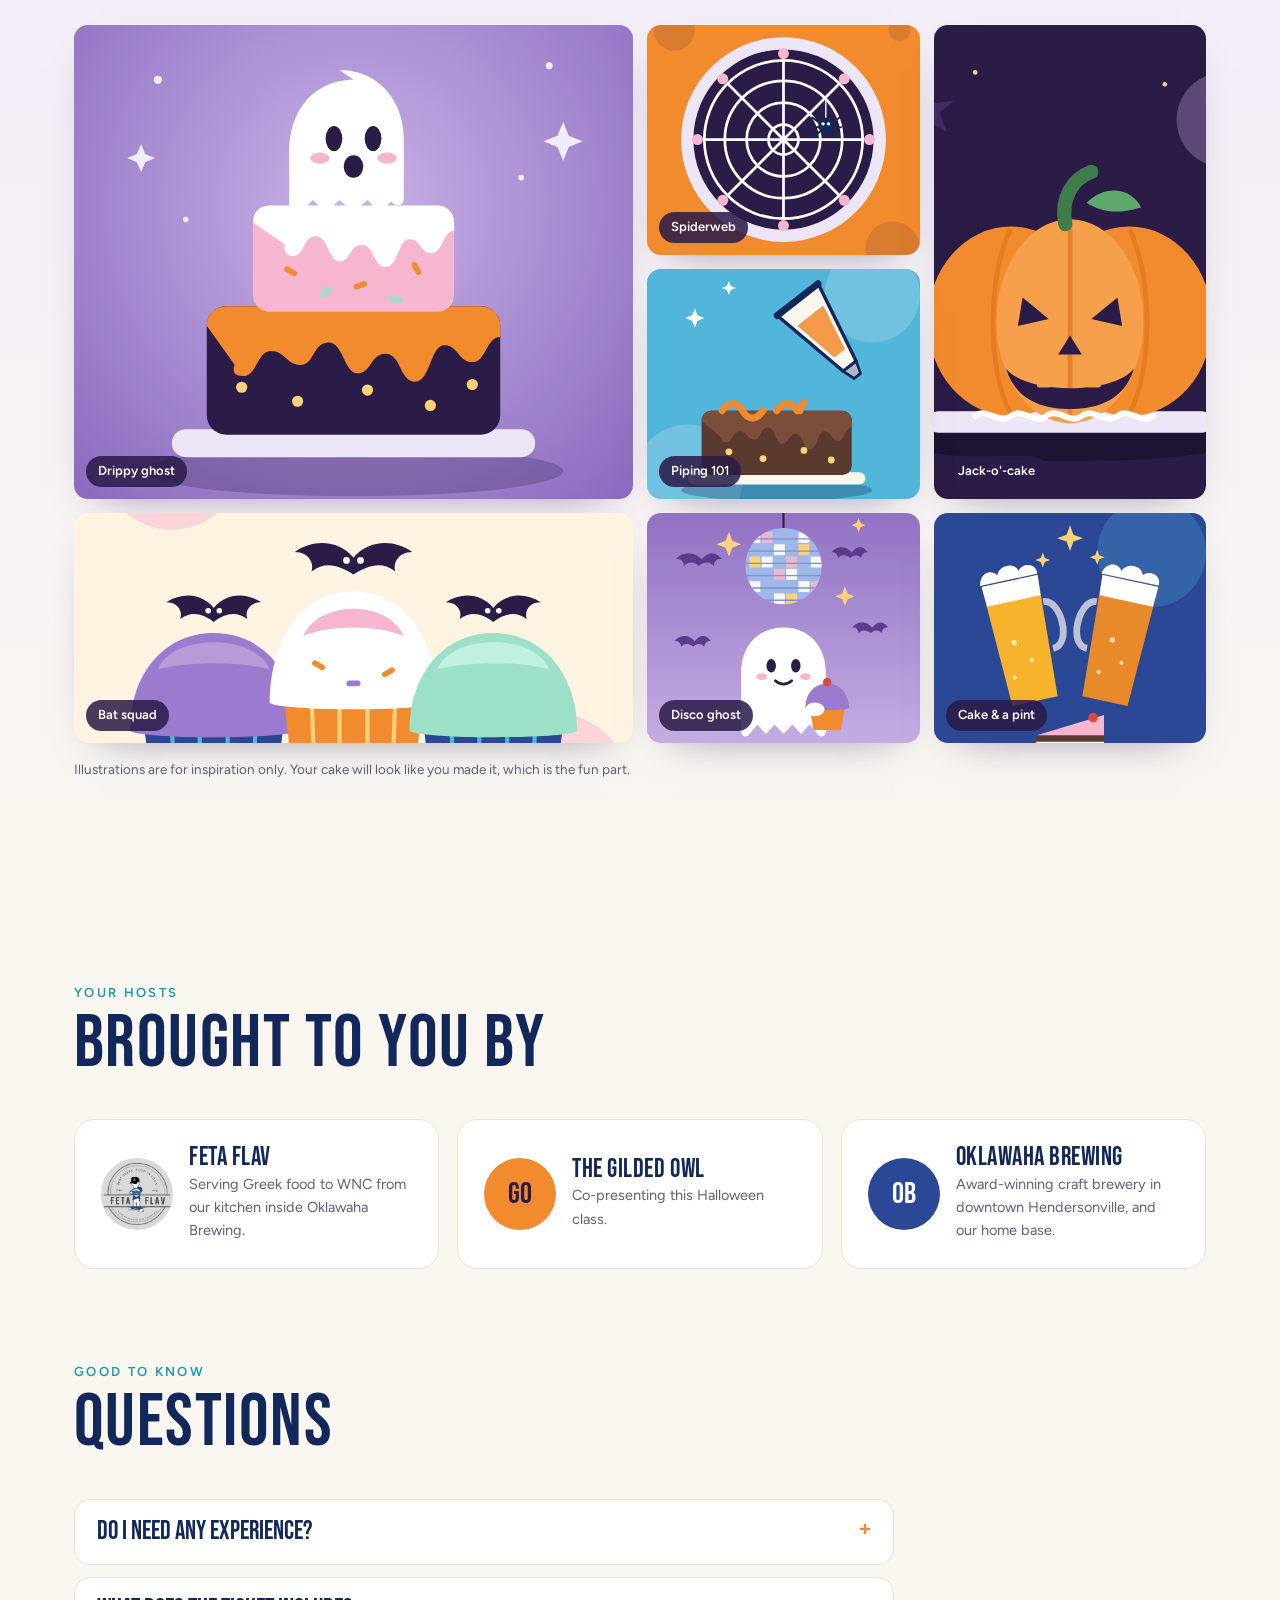
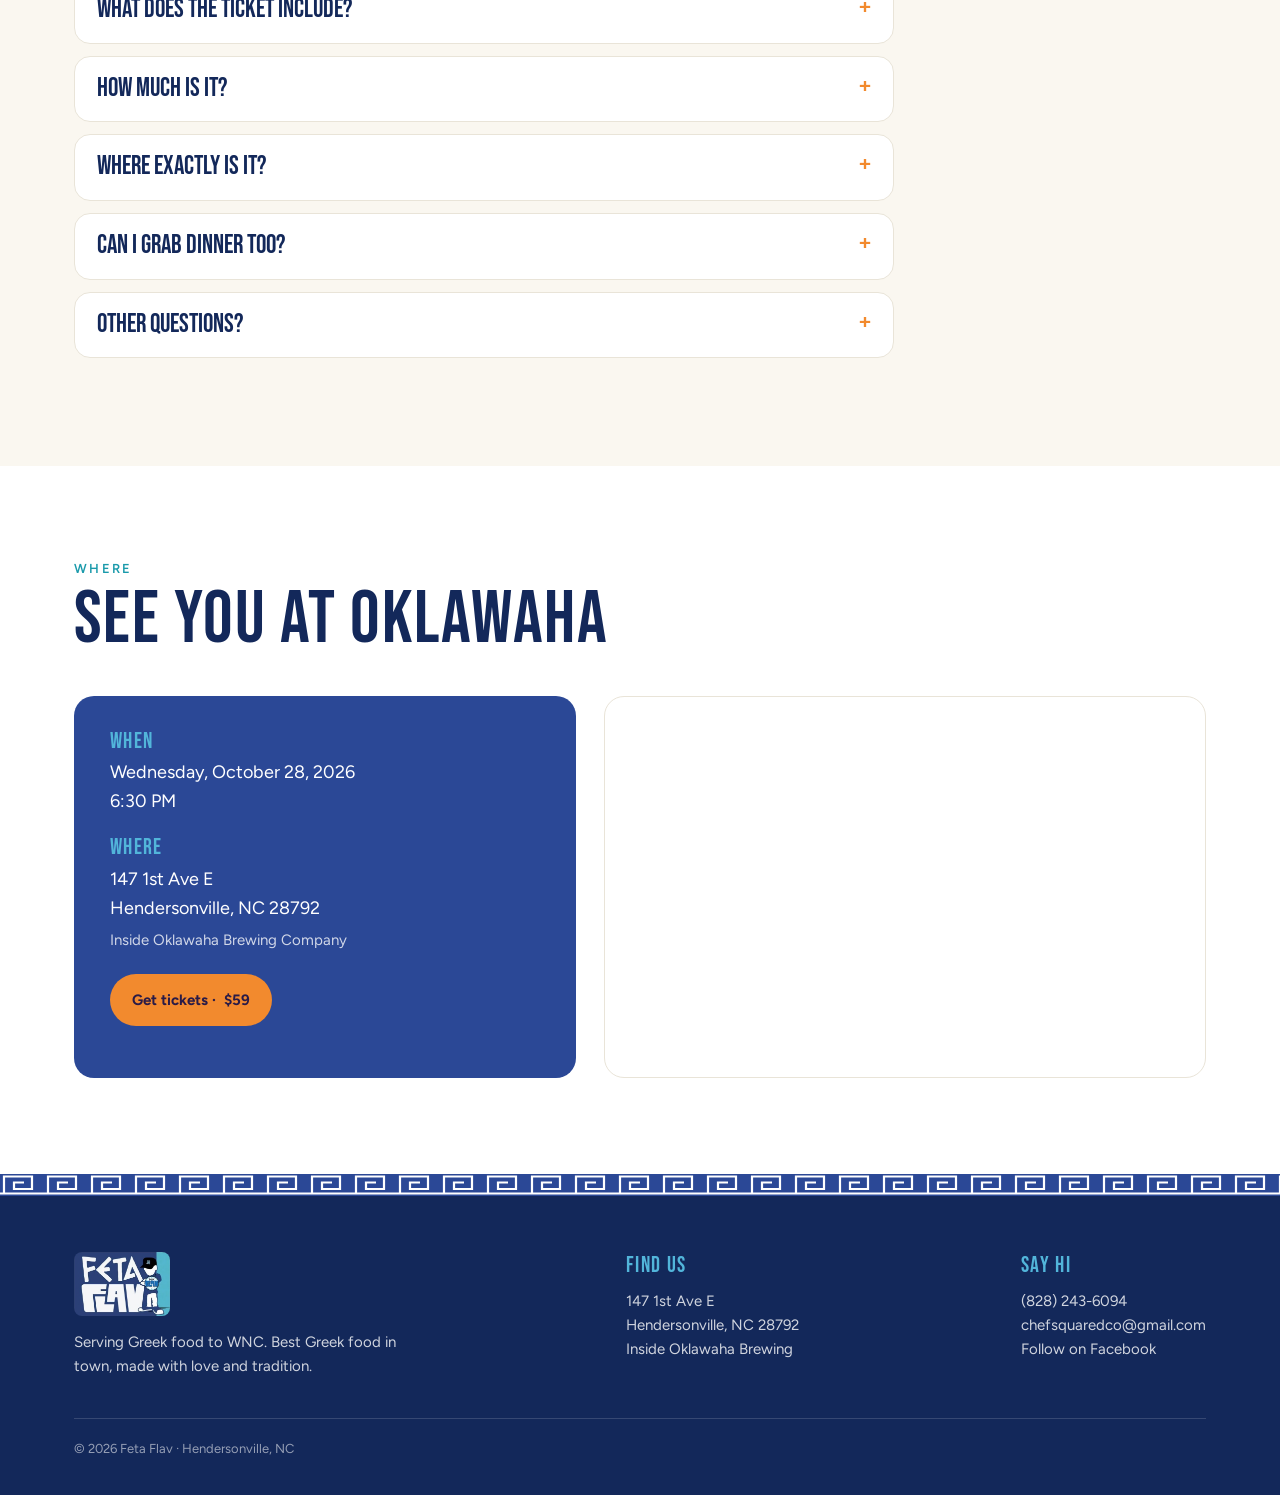
<file: fetaflav/events/halloween-cake-decorating.html>
<!doctype html>
<html lang="en">
<head>
<meta charset="utf-8">
<meta name="viewport" content="width=device-width, initial-scale=1">
<meta name="robots" content="noindex, nofollow">
<title>Halloween Cake Decorating Class · Oct 28 | Feta Flav</title>
<meta name="description" content="Halloween cake decorating with Chef Ashleigh at Oklawaha Brewing, Hendersonville. Wed, Oct 28, 6:30 PM. Includes a 6-inch cake and a beer or drink ticket. No experience necessary.">
<meta property="og:title" content="Halloween Cake Decorating Class · Feta Flav">
<meta property="og:description" content="Wed, Oct 28 · 6:30 PM · Oklawaha Brewing, Hendersonville. Cake, a drink, and spooky fun with Chef Ashleigh.">
<link rel="icon" href="../assets/badge.jpg">
<link rel="preconnect" href="https://fonts.googleapis.com">
<link rel="preconnect" href="https://fonts.gstatic.com" crossorigin>
<link href="https://fonts.googleapis.com/css2?family=Bebas+Neue&family=Figtree:wght@400;500;600;700;800&display=swap" rel="stylesheet">
<link rel="stylesheet" href="../assets/events/events.css">
<script type="application/ld+json">
{"@context":"https://schema.org","@type":"Event","name":"Halloween Cake Decorating Class","startDate":"2026-10-28T18:30:00-04:00","eventStatus":"https://schema.org/EventScheduled","eventAttendanceMode":"https://schema.org/OfflineEventAttendanceMode",
"location":{"@type":"Place","name":"Oklawaha Brewing Company","address":{"@type":"PostalAddress","streetAddress":"147 1st Ave E","addressLocality":"Hendersonville","addressRegion":"NC","postalCode":"28792","addressCountry":"US"}},
"organizer":[{"@type":"Organization","name":"Feta Flav"},{"@type":"Organization","name":"The Gilded Owl"}],
"offers":[{"@type":"Offer","name":"Early bird","price":"49","priceCurrency":"USD","validThrough":"2026-10-21T23:59:59-04:00","url":"https://square.link/u/oQ8eZeOg"},{"@type":"Offer","name":"Regular","price":"59","priceCurrency":"USD","validFrom":"2026-10-22T00:00:00-04:00","url":"https://square.link/u/oQ8eZeOg"}],
"description":"Chef Ashleigh hosts a Halloween cake decorating class. Includes a 6-inch cake and a beer or drink ticket. No experience necessary."}
</script>
</head>
<body class="has-mbar">

<header class="nav">
  <div class="wrap nav-in">
    <a class="brand" href="../index.html" aria-label="Feta Flav home">
      <img src="../assets/logo-wordmark.jpg" alt="Feta Flav logo">
      <span>Feta Flav</span>
    </a>
    <button class="menu-toggle" aria-label="Open menu" aria-expanded="false">&#9776;</button>
    <nav class="nav-links" aria-label="Main">
      <a href="../index.html#menu">Menu</a>
      <a href="index.html" aria-current="page">Events</a>
      <a href="../index.html#story">Our Story</a>
      <a href="../index.html#visit">Visit</a>
      <a class="btn btn-pumpkin" href="https://square.link/u/oQ8eZeOg" target="_blank" rel="noopener">Get tickets</a>
    </nav>
  </div>
</header>

<main>
  <section class="spook ev-hero" style="padding:0">
    <div class="stars" aria-hidden="true"></div>
    <div class="bat" style="top:12%;left:6%" aria-hidden="true"><svg viewBox="0 0 64 32" fill="currentColor"><path d="M32 10c-4-6-10-8-14-6 2 2 2 6 0 8-6-8-14-8-18-2 6 0 10 4 10 10 6-6 14-4 18 2 1-2 2-3 4-3s3 1 4 3c4-6 12-8 18-2 0-6 4-10 10-10-4-6-12-6-18 2-2-2-2-6 0-8-4-2-10 0-14 6z"/></svg></div>
    <div class="bat" style="top:30%;left:46%;width:40px;animation-delay:-.2s,-5s" aria-hidden="true"><svg viewBox="0 0 64 32" fill="currentColor"><path d="M32 10c-4-6-10-8-14-6 2 2 2 6 0 8-6-8-14-8-18-2 6 0 10 4 10 10 6-6 14-4 18 2 1-2 2-3 4-3s3 1 4 3c4-6 12-8 18-2 0-6 4-10 10-10-4-6-12-6-18 2-2-2-2-6 0-8-4-2-10 0-14 6z"/></svg></div>
    <div class="bat" style="bottom:14%;left:30%;width:46px;animation-delay:-.1s,-9s" aria-hidden="true"><svg viewBox="0 0 64 32" fill="currentColor"><path d="M32 10c-4-6-10-8-14-6 2 2 2 6 0 8-6-8-14-8-18-2 6 0 10 4 10 10 6-6 14-4 18 2 1-2 2-3 4-3s3 1 4 3c4-6 12-8 18-2 0-6 4-10 10-10-4-6-12-6-18 2-2-2-2-6 0-8-4-2-10 0-14 6z"/></svg></div>

    <div class="wrap ev-hero-in">
      <div>
        <div class="eyebrow">Feta Flav &amp; The Gilded Owl present</div>
        <h1>Halloween cake <em>decorating class</em></h1>
        <p class="lede">Chef Ashleigh is hosting a cake decorating class for Halloween. Come enjoy a decorating class, a beer and some spooky fun at Oklawaha Brewing. No cake-decorating experience necessary.</p>
        <ul class="chips">
          <li><svg width="18" height="18" viewBox="0 0 24 24" fill="none" stroke="currentColor" stroke-width="2"><rect x="3" y="5" width="18" height="16" rx="2"/><path d="M16 3v4M8 3v4M3 10h18"/></svg>Wed, Oct 28, 2026</li>
          <li><svg width="18" height="18" viewBox="0 0 24 24" fill="none" stroke="currentColor" stroke-width="2"><circle cx="12" cy="12" r="9"/><path d="M12 7v5l3 2"/></svg>6:30 PM</li>
          <li><svg width="18" height="18" viewBox="0 0 24 24" fill="none" stroke="currentColor" stroke-width="2"><path d="M12 22s7-6.2 7-12a7 7 0 1 0-14 0c0 5.8 7 12 7 12z"/><circle cx="12" cy="10" r="2.5"/></svg>Oklawaha Brewing, Hendersonville</li>
        </ul>
        <div class="ctas">
          <a class="btn btn-pumpkin" href="https://square.link/u/oQ8eZeOg" target="_blank" rel="noopener">Get tickets · <span data-price>$49</span></a>
          <a class="btn btn-ghost" href="halloween-cake-decorating.ics" download>Add to calendar</a>
        </div>
        <div class="countdown" data-countdown aria-label="Time until the class starts"></div>
      </div>
      <div class="art-stack" aria-hidden="true">
        <figure class="a float"><img src="../assets/events/ghost-cake.svg" alt=""></figure>
        <figure class="b float" style="animation-delay:-1.4s"><img src="../assets/events/disco-ghost.svg" alt=""></figure>
        <figure class="c float" style="animation-delay:-2.6s"><img src="../assets/events/bat-cupcakes.svg" alt=""></figure>
        <div class="price-sticker"><b data-price>$49</b><span data-price-short>Early bird<br>thru 10/21</span></div>
      </div>
    </div>
  </section>
  <div class="meander plum" role="presentation"></div>

  <section id="included">
    <div class="wrap">
      <div class="sec-head reveal">
        <div><div class="eyebrow">What's included</div><h2>Your ticket gets you</h2></div>
        <p>Everything you need to walk out with a spooky little masterpiece. Just bring your friends and your imagination.</p>
      </div>
      <div class="incl">
        <div class="incl-card reveal"><div class="ic"><svg width="30" height="30" viewBox="0 0 24 24" fill="none" stroke="currentColor" stroke-width="2"><path d="M4 21h16M5 21v-7a2 2 0 0 1 2-2h10a2 2 0 0 1 2 2v7M5 16c2 1.5 4 1.5 7 0s5-1.5 7 0M12 12V8M12 8a1.5 1.5 0 1 0 0-3"/></svg></div><h3>A 6" cake</h3><p>Yours to decorate, and yours to take home.</p></div>
        <div class="incl-card reveal"><div class="ic"><svg width="30" height="30" viewBox="0 0 24 24" fill="none" stroke="currentColor" stroke-width="2"><path d="M6 7h10v13a1 1 0 0 1-1 1H7a1 1 0 0 1-1-1zM16 10h2a2 2 0 0 1 0 4h-2M6 7c0-2 2-3 3-2 1-2 4-2 5 0 1-1 2 0 2 2"/></svg></div><h3>A beer or drink</h3><p>One beer or drink ticket at Oklawaha Brewing.</p></div>
        <div class="incl-card reveal"><div class="ic"><svg width="30" height="30" viewBox="0 0 24 24" fill="none" stroke="currentColor" stroke-width="2"><path d="M12 3l2.5 5 5.5.8-4 3.9.9 5.5L12 15.6 7.1 18.2 8 12.7 4 8.8 9.5 8z"/></svg></div><h3>Chef Ashleigh</h3><p>A hands-on decorating class with lots of learning and fun.</p></div>
        <div class="incl-card reveal"><div class="ic"><svg width="30" height="30" viewBox="0 0 24 24" fill="none" stroke="currentColor" stroke-width="2"><path d="M9 10h.01M15 10h.01M12 2a8 8 0 0 0-8 8v12l3-2 2.5 2 2.5-2 2.5 2 2.5-2 3 2V10a8 8 0 0 0-8-8z"/></svg></div><h3>Spooky fun</h3><p>No cake-decorating experience necessary. Really.</p></div>
      </div>
    </div>
  </section>

  <section class="tickets" id="tickets">
    <div class="bat" style="top:16%;right:8%;width:60px" aria-hidden="true"><svg viewBox="0 0 64 32" fill="currentColor"><path d="M32 10c-4-6-10-8-14-6 2 2 2 6 0 8-6-8-14-8-18-2 6 0 10 4 10 10 6-6 14-4 18 2 1-2 2-3 4-3s3 1 4 3c4-6 12-8 18-2 0-6 4-10 10-10-4-6-12-6-18 2-2-2-2-6 0-8-4-2-10 0-14 6z"/></svg></div>
    <div class="wrap">
      <div class="sec-head reveal">
        <div><div class="eyebrow">Tickets</div><h2>Grab a seat before they're gone</h2></div>
        <p>Tickets are sold through Square. Book early: the price goes up after Wednesday, October 21.</p>
      </div>
      <div class="tiers reveal">
        <div class="tier" data-tier="early"><span class="flag">Current price</span><h3>Early bird</h3><div class="amt">$49</div><p>Through Wed, Oct 21</p></div>
        <div class="tier" data-tier="regular"><span class="flag">Current price</span><h3>Regular</h3><div class="amt">$59</div><p>From Thu, Oct 22</p></div>
      </div>
      <div class="ticket-cta reveal" data-hide-after>
        <a class="btn btn-pumpkin" href="https://square.link/u/oQ8eZeOg" target="_blank" rel="noopener">Buy tickets on Square →</a>
        <a class="btn btn-ghost" href="https://www.facebook.com/events/2544498169358940/" target="_blank" rel="noopener">RSVP on Facebook</a>
        <span class="ticket-note">Each ticket includes a 6" cake and a beer or drink ticket.</span>
      </div>
    </div>
  </section>

  <section id="night">
    <div class="wrap">
      <div class="sec-head reveal">
        <div><div class="eyebrow">How the night goes</div><h2>Frost, pipe, sip, repeat</h2></div>
        <p>Show up, grab a drink, and Chef Ashleigh walks you through it step by step.</p>
      </div>
      <ol class="flow" style="padding:0;margin:0">
        <li class="reveal"><h3>Arrive at 6:30</h3><p>Find us inside Oklawaha Brewing at 147 1st Ave E.</p></li>
        <li class="reveal"><h3>Grab your drink</h3><p>Trade your ticket for a beer or drink at the bar.</p></li>
        <li class="reveal"><h3>Decorate</h3><p>Chef Ashleigh shows you the techniques. You make it spooky.</p></li>
        <li class="reveal"><h3>Take it home</h3><p>Your 6" cake goes home with you. Or doesn't make it that far.</p></li>
      </ol>
    </div>
  </section>

  <section class="gal" id="inspiration">
    <div class="wrap">
      <div class="sec-head reveal">
        <div><div class="eyebrow">Inspiration board</div><h2>Ghosts, bats &amp; buttercream</h2></div>
        <p>Need ideas? Drippy ghost toppers, pumpkin faces, spiderwebs, bat-topped cupcakes. Your cake, your rules.</p>
      </div>
      <div class="mosaic">
        <figure class="m-big reveal"><img src="../assets/events/ghost-cake.svg" alt="Illustration: two-tier cake with orange drip and a ghost topper"><figcaption>Drippy ghost</figcaption></figure>
        <figure class="reveal"><img src="../assets/events/spiderweb-cake.svg" alt="Illustration: cake with a piped spiderweb"><figcaption>Spiderweb</figcaption></figure>
        <figure class="m-tall reveal"><img src="../assets/events/pumpkin-cake.svg" alt="Illustration: pumpkin-shaped cake with a jack-o'-lantern face"><figcaption>Jack-o'-cake</figcaption></figure>
        <figure class="reveal"><img src="../assets/events/piping-bag.svg" alt="Illustration: piping bag adding orange frosting to a chocolate cake"><figcaption>Piping 101</figcaption></figure>
        <figure class="m-wide reveal"><img src="../assets/events/bat-cupcakes.svg" alt="Illustration: three cupcakes topped with bats"><figcaption>Bat squad</figcaption></figure>
        <figure class="reveal"><img src="../assets/events/disco-ghost.svg" alt="Illustration: ghost holding a cupcake under a disco ball"><figcaption>Disco ghost</figcaption></figure>
        <figure class="reveal"><img src="../assets/events/cheers.svg" alt="Illustration: two pints clinking beside a slice of cake"><figcaption>Cake &amp; a pint</figcaption></figure>
      </div>
      <p class="disclaim">Illustrations are for inspiration only. Your cake will look like you made it, which is the fun part.</p>
    </div>
  </section>

  <section id="hosts" style="padding-bottom:48px">
    <div class="wrap">
      <div class="sec-head reveal"><div><div class="eyebrow">Your hosts</div><h2>Brought to you by</h2></div></div>
      <div class="hosts">
        <div class="host reveal"><div class="av"><img src="../assets/badge.jpg" alt=""></div><div><h3>Feta Flav</h3><p>Serving Greek food to WNC from our kitchen inside Oklawaha Brewing.</p></div></div>
        <div class="host reveal"><div class="av" style="background:var(--pumpkin);color:var(--night)">GO</div><div><h3>The Gilded Owl</h3><p>Co-presenting this Halloween class.</p></div></div>
        <div class="host reveal"><div class="av" style="background:var(--navy)">OB</div><div><h3>Oklawaha Brewing</h3><p>Award-winning craft brewery in downtown Hendersonville, and our home base.</p></div></div>
      </div>
    </div>
  </section>

  <section id="faq" style="padding-top:48px">
    <div class="wrap">
      <div class="sec-head reveal"><div><div class="eyebrow">Good to know</div><h2>Questions</h2></div></div>
      <div class="faq">
        <details class="reveal"><summary>Do I need any experience?</summary><p>Nope. No cake-decorating experience necessary. Chef Ashleigh will walk you through it.</p></details>
        <details class="reveal"><summary>What does the ticket include?</summary><p>A 6" cake to decorate and take home, one beer or drink ticket, and the class itself.</p></details>
        <details class="reveal"><summary>How much is it?</summary><p>$49 through Wednesday, October 21, then $59. Tickets are sold on <a href="https://square.link/u/oQ8eZeOg" target="_blank" rel="noopener">Square</a>.</p></details>
        <details class="reveal"><summary>Where exactly is it?</summary><p>Oklawaha Brewing Company, 147 1st Ave E, Hendersonville, NC 28792. That's where Feta Flav's kitchen lives, too.</p></details>
        <details class="reveal"><summary>Can I grab dinner too?</summary><p>Feta Flav cooks inside Oklawaha Brewing, so gyros and feta fries are a few steps away. <a href="../index.html#menu">See the menu</a>.</p></details>
        <details class="reveal"><summary>Other questions?</summary><p>Call <a href="tel:+18282436094">(828) 243-6094</a> or email <a href="mailto:chefsquaredco@gmail.com?subject=Halloween%20cake%20decorating%20class">chefsquaredco@gmail.com</a>.</p></details>
      </div>
    </div>
  </section>

  <section id="where" style="background:var(--paper)">
    <div class="wrap">
      <div class="sec-head reveal"><div><div class="eyebrow">Where</div><h2>See you at Oklawaha</h2></div></div>
      <div class="visit">
        <div class="visit-card reveal">
          <div><h3>When</h3><p>Wednesday, October 28, 2026<br>6:30 PM</p></div>
          <div><h3>Where</h3><p><a href="https://www.google.com/maps/dir/?api=1&amp;destination=147+1st+Ave+E+Hendersonville+NC+28792" target="_blank" rel="noopener" style="text-decoration:none">147 1st Ave E<br>Hendersonville, NC 28792</a></p><p class="note">Inside Oklawaha Brewing Company</p></div>
          <div><a class="btn btn-pumpkin" href="https://square.link/u/oQ8eZeOg" target="_blank" rel="noopener">Get tickets · <span data-price>$49</span></a></div>
        </div>
        <div class="map reveal"><iframe title="Map to Oklawaha Brewing" loading="lazy" referrerpolicy="no-referrer-when-downgrade" src="https://maps.google.com/maps?q=147%201st%20Ave%20E%2C%20Hendersonville%2C%20NC%2028792&amp;z=16&amp;output=embed"></iframe></div>
      </div>
    </div>
  </section>
</main>

<div class="meander navy" role="presentation"></div>
<footer>
  <div class="wrap">
    <div class="foot">
      <div><img src="../assets/logo-wordmark.jpg" alt="Feta Flav"><p style="margin:14px 0 0;max-width:22em">Serving Greek food to WNC. Best Greek food in town, made with love and tradition.</p></div>
      <div><h4>Find us</h4>147 1st Ave E<br>Hendersonville, NC 28792<br>Inside Oklawaha Brewing</div>
      <div><h4>Say hi</h4><a href="tel:+18282436094">(828) 243-6094</a><br><a href="mailto:chefsquaredco@gmail.com">chefsquaredco@gmail.com</a><br><a href="https://www.facebook.com/fetaflavfoodtruck/" target="_blank" rel="noopener">Follow on Facebook</a></div>
    </div>
    <div class="legal">&copy; <span id="yr"></span> Feta Flav &middot; Hendersonville, NC</div>
  </div>
</footer>

<div class="mbar" data-hide-after><span>Oct 28 · <span data-price>$49</span></span><a class="btn btn-pumpkin" href="https://square.link/u/oQ8eZeOg" target="_blank" rel="noopener">Get tickets</a></div>
<script src="../assets/events/events.js"></script>
</body>
</html>
</file>
<file: assets/site.css>
/* WhiteSquirrel.ai — shared site styles (Brand Guide v1.1 · Bright Eyes) */
:root{
  /* core palette (live-site tokens) */
  --cream:#FDF6E9;
  --cream-dark:#F7ECD7;
  --fur:#F5F2EC;
  --fur-shade:#E2DCD0;
  --ink:#3A3330;
  --muted:#5C534E;
  --fine:#6E655D;          /* fine print — darker than --outline for contrast */
  --outline:#8A8178;
  --orange:#F28B30;
  --orange-dark:#D97416;
  --highlight:#FFD98E;
  --green:#7FB069;
  --green-dark:#5D8A4A;
  --green-text:#4A7339;    /* small green text / links on light backgrounds */
  --pink:#F4A6B8;
  --pink-light:#FADDE4;
  --blue:#8ECAE6;
  --peach:#F8D9B4;
  /* Bright Eyes badge */
  --navy:#232B38;
  --navy-2:#2E3848;
  --acorn:#F0B429;
  --line:#EADFCB;
  --white:#FFFFFF;

  --radius:20px;
  --radius-lg:28px;
  --shadow:0 1px 2px rgba(35,43,56,.06),0 8px 24px rgba(35,43,56,.06);
  --max:1120px;
}
*{margin:0;padding:0;box-sizing:border-box}
html{scroll-behavior:smooth}
body{font-family:'Nunito',system-ui,sans-serif;background:var(--cream);color:var(--ink);line-height:1.65;font-size:17px;-webkit-font-smoothing:antialiased;overflow-x:hidden}
h1,h2,h3,h4,.btn,.brand-name,.eyebrow,.num{font-family:'Baloo 2',system-ui,sans-serif}
h1,h2,h3{color:var(--navy);line-height:1.15;letter-spacing:-.01em}
img{max-width:100%;display:block}
a{color:var(--green-text)}
.container{max-width:var(--max);margin:0 auto;padding:0 24px}
.narrow{max-width:760px}
.center{text-align:center}

/* announcement */
.announce{background:var(--navy);color:#EDE6D8;text-align:center;font-size:.88rem;padding:9px 16px}
.announce strong{color:var(--highlight)}
.announce a{color:var(--highlight);font-weight:700;text-decoration:none}

/* nav */
.nav{position:sticky;top:0;z-index:20;background:rgba(253,246,233,.92);backdrop-filter:saturate(1.2) blur(8px);-webkit-backdrop-filter:saturate(1.2) blur(8px);border-bottom:1px solid var(--line)}
.nav .container{display:flex;align-items:center;justify-content:space-between;height:72px;gap:16px}
.brand{display:flex;align-items:center;gap:10px;text-decoration:none}
.brand img{width:44px;height:44px;border-radius:12px}
.brand-name{font-size:1.45rem;font-weight:800;color:var(--ink);letter-spacing:.005em;white-space:nowrap}
.brand-name .sq{color:var(--orange)}
.nav-links{display:flex;align-items:center;gap:28px;list-style:none}
.nav-links a{color:var(--ink);text-decoration:none;font-weight:700;font-size:.95rem}
.nav-links a:hover,.nav-links a[aria-current=page]{color:var(--orange-dark)}
.nav-links .btn{padding:10px 20px;font-size:.95rem}
@media(max-width:820px){.nav-links li.hide-sm{display:none}.nav-links{gap:16px}}
@media(max-width:480px){.brand-name{font-size:1.2rem}.brand img{width:38px;height:38px}.nav-links .btn{padding:9px 14px;font-size:.88rem}}

/* buttons — ink text on brand fills for contrast */
.btn{display:inline-flex;align-items:center;gap:8px;background:var(--orange);color:var(--ink);border:0;border-radius:999px;padding:14px 30px;font-size:1.08rem;font-weight:800;text-decoration:none;cursor:pointer;box-shadow:0 4px 0 var(--orange-dark);transition:transform .12s ease,box-shadow .12s ease}
.btn:hover{transform:translateY(2px);box-shadow:0 2px 0 var(--orange-dark)}
.btn:focus-visible,a:focus-visible,textarea:focus-visible,input:focus-visible{outline:3px solid var(--navy);outline-offset:3px}
.btn.green{background:var(--green);box-shadow:0 4px 0 var(--green-dark)}
.btn.green:hover{box-shadow:0 2px 0 var(--green-dark)}
.btn.ghost{background:transparent;color:var(--navy);box-shadow:inset 0 0 0 2px var(--navy)}
.btn.ghost:hover{background:var(--navy);color:#fff;transform:none}
.btn.light{background:var(--cream);color:var(--navy);box-shadow:0 4px 0 #CDBF9F}

/* type helpers */
.eyebrow{display:inline-block;font-size:.82rem;font-weight:700;letter-spacing:.14em;text-transform:uppercase;color:var(--green-text);margin-bottom:14px}
.lead{font-size:1.18rem;color:var(--muted)}
.hl{background:linear-gradient(transparent 62%,var(--highlight) 62%);padding:0 3px;border-radius:3px}
section{padding:96px 0}
@media(max-width:700px){section{padding:68px 0}}
.section-head{max-width:640px;margin:0 auto 48px;text-align:center}
.section-head h2{font-size:clamp(1.9rem,4vw,2.6rem);margin-bottom:12px}
.section-head p{color:var(--muted);font-size:1.08rem}

/* hero */
.hero{padding:80px 0 72px}
.hero .container{display:grid;grid-template-columns:1.15fr .85fr;gap:56px;align-items:center}
.hero h1{font-size:clamp(2.3rem,5.2vw,3.6rem);margin-bottom:20px}
.hero .lead{max-width:560px;margin-bottom:32px}
.hero .kicker{font-style:italic;font-size:1.12rem;color:var(--muted);margin:-8px 0 18px;max-width:560px}
@media(max-width:860px){.hero .kicker{margin-left:auto;margin-right:auto;font-size:1.02rem}}
.hero-ctas{display:flex;flex-wrap:wrap;gap:14px;align-items:center}
.hero-note{margin-top:18px;font-size:.92rem;color:var(--fine)}
.hero-art{position:relative;justify-self:center;width:min(420px,100%)}
.hero-art::before{content:"";position:absolute;inset:6% 4% 0;background:radial-gradient(closest-side,var(--peach),transparent 72%);z-index:0}
.hero-art img{position:relative;z-index:1;width:100%;border-radius:22%;box-shadow:0 30px 60px -20px rgba(35,43,56,.45)}
.hero-art .tag{position:absolute;z-index:2;bottom:-14px;left:50%;transform:translateX(-50%);background:var(--white);color:var(--navy);font-family:'Baloo 2';font-weight:700;padding:8px 18px;border-radius:999px;box-shadow:var(--shadow);white-space:nowrap;font-size:.95rem}
@media(max-width:860px){.hero{padding:48px 0 56px}.hero .container{grid-template-columns:1fr;gap:44px;text-align:center}.hero .lead{margin-left:auto;margin-right:auto}.hero-ctas{justify-content:center}.hero-art{width:min(300px,78%);grid-row:1}}

/* proof strip */
.strip{background:var(--white);border-top:1px solid var(--line);border-bottom:1px solid var(--line)}
.strip ul{list-style:none;display:grid;grid-template-columns:repeat(4,1fr);gap:24px;padding:26px 0}
.strip li{display:flex;align-items:center;gap:12px;font-weight:700;color:var(--navy);font-size:.98rem}
.strip svg{flex:none;width:28px;height:28px;color:var(--orange-dark)}
@media(max-width:860px){.strip ul{grid-template-columns:repeat(2,1fr)}}
@media(max-width:440px){.strip ul{grid-template-columns:1fr}}

/* cards */
.grid-3{display:grid;grid-template-columns:repeat(3,1fr);gap:24px}
@media(max-width:860px){.grid-3{grid-template-columns:1fr}}
.card{background:var(--white);border:1px solid var(--line);border-radius:var(--radius-lg);padding:34px 30px;box-shadow:var(--shadow)}
.card h3{font-size:1.35rem;margin:14px 0 8px}
.card p{color:var(--muted);font-size:.98rem}
.num{display:inline-flex;align-items:center;justify-content:center;width:44px;height:44px;border-radius:14px;background:var(--navy);color:var(--highlight);font-weight:800;font-size:1.15rem}
.step-kicker{font-size:.8rem;font-weight:800;letter-spacing:.12em;text-transform:uppercase;color:var(--orange-dark);margin-top:18px}

/* services */
.services{background:var(--white);border-top:1px solid var(--line);border-bottom:1px solid var(--line)}
.service{border-radius:var(--radius-lg);padding:32px 28px;background:var(--cream);border:1px solid var(--line);display:flex;flex-direction:column}
.service .price{font-family:'Baloo 2';font-weight:800;color:var(--navy);font-size:1.15rem;margin-top:auto;padding-top:18px}
.service .price small{font-family:'Nunito';font-weight:400;color:var(--fine);font-size:.85rem}
.service.featured{background:var(--navy);border-color:var(--navy);color:#E6E0D4}
.service.featured h3,.service.featured .price{color:#fff}
.service.featured p{color:#CFC8BA}
.service.featured .pill{background:var(--orange);color:var(--ink)}
.pill{display:inline-block;font-size:.75rem;font-weight:800;letter-spacing:.08em;text-transform:uppercase;background:var(--pink-light);color:var(--navy);padding:4px 12px;border-radius:999px;align-self:flex-start}
.service ul{list-style:none;margin-top:14px}
.service li{padding-left:24px;position:relative;margin:6px 0;font-size:.95rem}
.service li::before{content:"";position:absolute;left:4px;top:.6em;width:8px;height:8px;border-radius:50%;background:var(--acorn)}

/* guarantee */
.guarantee{background:var(--navy);color:#E6E0D4;border-radius:var(--radius-lg);padding:56px 48px;display:grid;grid-template-columns:auto 1fr;gap:40px;align-items:center}
.guarantee h2{color:#fff;font-size:clamp(1.7rem,3.4vw,2.3rem);margin-bottom:10px}
.guarantee p{color:#CFC8BA;font-size:1.06rem}
.guarantee strong{color:var(--highlight)}
.seal{width:132px;height:132px;border-radius:50%;background:var(--orange);color:var(--ink);display:flex;flex-direction:column;align-items:center;justify-content:center;font-family:'Baloo 2';font-weight:800;line-height:1;text-align:center;box-shadow:0 0 0 8px rgba(242,139,48,.22)}
.seal b{font-size:2.6rem}
.seal span{font-size:.78rem;letter-spacing:.08em;text-transform:uppercase;margin-top:4px}
@media(max-width:700px){.guarantee{grid-template-columns:1fr;text-align:center;padding:44px 28px}.seal{margin:0 auto}}

/* founding offer */
.offer{display:grid;grid-template-columns:1fr auto;gap:40px;align-items:center;background:var(--white);border:1px solid var(--line);border-radius:var(--radius-lg);padding:48px;box-shadow:var(--shadow)}
.offer h2{font-size:clamp(1.7rem,3.4vw,2.3rem);margin-bottom:10px}
.offer p{color:var(--muted)}
.pricebox{text-align:center;background:var(--cream);border:2px solid var(--orange);border-radius:var(--radius);padding:22px 36px;box-shadow:6px 6px 0 var(--peach)}
.pricebox .strike{text-decoration:line-through;color:var(--fine);font-size:1.25rem;font-family:'Baloo 2'}
.pricebox .price{font-family:'Baloo 2';font-weight:800;font-size:3.2rem;line-height:1;color:var(--navy)}
.pricebox small{display:block;color:var(--fine);font-size:.82rem;margin-top:6px}
.pricebox .btn{margin-top:16px}
@media(max-width:760px){.offer{grid-template-columns:1fr;text-align:center;padding:36px 24px}}

/* money question */
.ask{background:var(--green);border-radius:var(--radius-lg);padding:60px 48px;color:var(--ink);display:grid;grid-template-columns:.9fr 1.1fr;gap:44px;align-items:start}
.ask h2{color:var(--navy);font-size:clamp(1.7rem,3.4vw,2.3rem);margin-bottom:12px}
.ask p{color:#24331C}
.ask form{background:var(--white);border-radius:var(--radius);padding:26px;box-shadow:0 16px 40px -18px rgba(35,43,56,.5)}
.ask label{display:block;font-weight:800;font-size:.9rem;color:var(--navy);margin-bottom:6px}
.ask textarea,.ask input[type=email]{width:100%;padding:14px 16px;border-radius:14px;border:1.5px solid var(--fur-shade);font:inherit;font-size:1rem;background:var(--cream);color:var(--ink)}
.ask textarea{min-height:96px;resize:vertical;margin-bottom:14px}
.ask .btn{width:100%;justify-content:center;margin-top:16px}
.ask .fine{font-size:.8rem;color:var(--fine);margin-top:12px}
.success-msg{display:none;background:var(--navy);color:#fff;padding:18px;border-radius:14px}
@media(max-width:820px){.ask{grid-template-columns:1fr;padding:44px 24px}}

/* owners teaser + about */
.owners{display:grid;grid-template-columns:repeat(2,1fr);gap:28px}
@media(max-width:760px){.owners{grid-template-columns:1fr}}
.person{background:var(--white);border:1px solid var(--line);border-radius:var(--radius-lg);overflow:hidden;box-shadow:var(--shadow);display:flex;flex-direction:column}
.portrait{aspect-ratio:4/3;background:linear-gradient(160deg,var(--navy),var(--navy-2));display:flex;align-items:center;justify-content:center;position:relative}
.portrait img{width:100%;height:100%;object-fit:cover}
.portrait .mono{font-family:'Baloo 2';font-weight:800;font-size:4.2rem;color:var(--highlight);letter-spacing:.04em}
.portrait .ph-note{position:absolute;bottom:12px;right:14px;font-size:.72rem;color:#9AA3B2;letter-spacing:.06em;text-transform:uppercase}
.person-body{padding:30px 30px 34px}
.person h3{font-size:1.6rem}
.role{color:var(--orange-dark);font-weight:800;font-size:.9rem;letter-spacing:.06em;text-transform:uppercase;margin:4px 0 16px}
.person p{color:var(--muted);margin-bottom:12px}
.person .focus{list-style:none;display:flex;flex-wrap:wrap;gap:8px;margin-top:8px}
.person .focus li{background:var(--cream);border:1px solid var(--line);border-radius:999px;padding:5px 12px;font-size:.85rem;font-weight:700;color:var(--navy)}
.pending{border:2px dashed var(--pink);background:#FFF8FA;border-radius:14px;padding:16px 18px;color:var(--muted);font-size:.95rem}

.page-hero{padding:80px 0 40px;text-align:center}
.page-hero h1{font-size:clamp(2.2rem,5vw,3.3rem);margin-bottom:16px}
.page-hero .lead{max-width:640px;margin:0 auto}

.values{display:grid;grid-template-columns:repeat(3,1fr);gap:24px}
@media(max-width:860px){.values{grid-template-columns:1fr}}
.value{padding:28px;border-left:4px solid var(--orange);background:var(--white);border-radius:0 var(--radius) var(--radius) 0}
.value h3{font-size:1.2rem;margin-bottom:6px}
.value p{color:var(--muted);font-size:.97rem}

.story{display:grid;grid-template-columns:auto 1fr;gap:40px;align-items:center}
.story img{width:180px;border-radius:22%;box-shadow:var(--shadow)}
.story p{color:var(--muted);margin-bottom:12px;font-size:1.06rem}
@media(max-width:700px){.story{grid-template-columns:1fr;text-align:center}.story img{margin:0 auto}}

/* footer */
footer{background:var(--navy);color:#B9B2A6;padding:64px 0 40px;margin-top:40px;font-size:.92rem}
footer .cols{display:grid;grid-template-columns:1.4fr 1fr 1fr;gap:40px}
footer .logo-dark{width:240px;max-width:100%;margin-bottom:14px}
footer .brand-name{color:#fff}
footer h4{color:#fff;font-size:1rem;margin-bottom:12px}
footer ul{list-style:none}
footer li{margin:6px 0}
footer a{color:#E6E0D4;text-decoration:none}
footer a:hover{color:var(--highlight)}
footer .tagline{color:var(--highlight);font-style:italic;font-weight:700}
footer .legal{border-top:1px solid #3A4557;margin-top:44px;padding-top:22px;display:flex;justify-content:space-between;gap:16px;flex-wrap:wrap;font-size:.84rem}
@media(max-width:760px){footer .cols{grid-template-columns:1fr}}

.sr-only{position:absolute;width:1px;height:1px;overflow:hidden;clip:rect(0 0 0 0)}

/* single-profile layout (About) */
.owners.solo{grid-template-columns:1fr;max-width:960px;margin:0 auto}
.owners.solo .person{flex-direction:row}
.owners.solo .portrait{flex:0 0 38%;aspect-ratio:auto;min-height:100%}
@media(max-width:760px){.owners.solo .person{flex-direction:column}.owners.solo .portrait{flex:none;aspect-ratio:4/3;min-height:0}}

/* outcome-copy: local proof line */
.proof{margin-top:14px;font-style:italic;font-weight:700;background:#FFF3C4;color:#24331C;padding:8px 12px;border-radius:10px;display:inline-block;font-size:.95rem}
/* outcome-copy: phones — headline + CTA first, mascot below */
@media(max-width:768px){.hero-art{grid-row:2}}
/* conversion-batch-1 */
.next-steps{margin-top:16px;background:rgba(255,255,255,.7);border-radius:14px;padding:14px 18px;font-size:.95rem}
.next-steps ol{margin:8px 0 0 20px;padding:0}.next-steps li{margin:4px 0}
.sticky-book{display:none}
@media(max-width:768px){.sticky-book{display:block;position:fixed;left:12px;right:12px;bottom:12px;z-index:50;text-align:center;background:#F28C28;color:#232B38;font-family:'Baloo 2',sans-serif;font-weight:800;font-size:1.05rem;padding:14px 16px;border-radius:999px;box-shadow:0 10px 24px -8px rgba(35,43,56,.5);text-decoration:none;padding-bottom:calc(14px + env(safe-area-inset-bottom))}body{padding-bottom:84px}}
</file>
<file: fetaflav/assets/events/events.css>
/* Feta Flav — event pages (shares tokens with the main site) */
:root{
  --navy:#2B4896;--ink:#13285A;--sky:#52B5DA;--teal:#1A9AAB;--feta:#FAF7F0;--paper:#FFFFFF;--stone:#E9E4D8;--text:#1D2433;--muted:#5B6475;
  --night:#2A1B47;--plum:#5B3C8C;--lav:#B79AD6;--lav-2:#C9B2E6;--pumpkin:#F28A2E;--candy:#F6B6D0;--gold:#FFD27A;
  --radius:14px;--maxw:1180px;
}
*{box-sizing:border-box}
html{scroll-behavior:smooth;overflow-x:clip}
body{margin:0;background:var(--feta);color:var(--text);font:400 17px/1.6 "Figtree",system-ui,sans-serif;-webkit-font-smoothing:antialiased}
img{max-width:100%;display:block}
a{color:inherit}
.wrap{max-width:var(--maxw);margin:0 auto;padding:0 24px}
h1,h2,h3,.bebas{font-family:"Bebas Neue",Impact,sans-serif;font-weight:400;letter-spacing:.02em;line-height:.95;margin:0}
.eyebrow{font:600 13px/1 "Figtree",sans-serif;letter-spacing:.18em;text-transform:uppercase}
.btn{display:inline-flex;align-items:center;gap:8px;padding:14px 22px;border-radius:999px;font-weight:700;font-size:15px;text-decoration:none;transition:transform .15s ease,background .15s ease;border:0;cursor:pointer}
.btn:hover{transform:translateY(-2px)}
.btn-pumpkin{background:var(--pumpkin);color:var(--night)}
.btn-pumpkin:hover{background:#ff9d47}
.btn-ghost{box-shadow:inset 0 0 0 2px rgba(255,255,255,.6);color:#fff}
.btn-ghost:hover{background:rgba(255,255,255,.1)}
.btn-navy{background:var(--navy);color:#fff}
.btn-navy:hover{background:var(--ink)}
.btn-light{background:#fff;color:var(--ink)}
.meander{height:22px;background-color:var(--teal);background-image:url("data:image/svg+xml,%3Csvg xmlns='http://www.w3.org/2000/svg' width='44' height='22' viewBox='0 0 44 22'%3E%3Cpath d='M0 19.5H44M4 19.5V2.5H32V15H14V8.5H24' fill='none' stroke='%23ffffff' stroke-width='2.2'/%3E%3C/svg%3E");background-repeat:repeat-x;background-size:44px 22px}
.meander.plum{background-color:var(--plum)}
.meander.navy{background-color:var(--navy)}

/* nav (matches main site) */
header.nav{position:sticky;top:0;z-index:50;background:rgba(43,72,150,.97);backdrop-filter:saturate(1.2) blur(6px);color:#fff}
.nav-in{display:flex;align-items:center;justify-content:space-between;height:70px;gap:16px}
.brand{display:flex;align-items:center;gap:12px;text-decoration:none}
.brand img{height:46px;width:auto;border-radius:6px}
.brand span{font-family:"Bebas Neue";font-size:26px;letter-spacing:.04em}
.nav-links{display:flex;gap:28px;align-items:center}
.nav-links a{text-decoration:none;font-weight:600;font-size:15px;opacity:.9}
.nav-links a:hover,.nav-links a[aria-current=page]{opacity:1;color:var(--sky)}
.nav-links .btn{padding:10px 18px;opacity:1}
.nav-links .btn:hover{color:var(--night)}
.menu-toggle{display:none;background:none;border:0;color:#fff;font-size:28px;cursor:pointer;padding:6px}

/* spooky hero */
.spook{position:relative;overflow:hidden;color:#fff;background:radial-gradient(1200px 600px at 80% -10%,#7a58b5 0%,transparent 60%),linear-gradient(160deg,#3b2563 0%,var(--night) 60%,#1b1030 100%)}
.spook .stars{position:absolute;inset:0;background-image:radial-gradient(2px 2px at 10% 20%,#fff8,transparent),radial-gradient(2px 2px at 30% 70%,#fff6,transparent),radial-gradient(1.5px 1.5px at 55% 30%,#fff9,transparent),radial-gradient(2px 2px at 80% 60%,#fff7,transparent),radial-gradient(1.5px 1.5px at 92% 18%,#fff9,transparent),radial-gradient(1.5px 1.5px at 66% 85%,#fff6,transparent);animation:twinkle 6s ease-in-out infinite alternate;pointer-events:none}
@keyframes twinkle{from{opacity:.5}to{opacity:1}}
.bat{position:absolute;width:56px;height:28px;color:var(--lav);opacity:.75;animation:flap .5s ease-in-out infinite alternate,drift 14s linear infinite;pointer-events:none}
.bat svg{width:100%;height:100%}
@keyframes flap{from{transform:scaleY(1)}to{transform:scaleY(.55)}}
@keyframes drift{0%{translate:0 0}25%{translate:40px -18px}50%{translate:90px 6px}75%{translate:40px 20px}100%{translate:0 0}}
.float{animation:bob 4s ease-in-out infinite}
@keyframes bob{0%,100%{transform:translateY(0) rotate(-2deg)}50%{transform:translateY(-12px) rotate(2deg)}}

.ev-hero-in{position:relative;z-index:1;display:grid;grid-template-columns:1.1fr .9fr;gap:48px;align-items:center;padding:72px 24px 88px}
.ev-hero h1{font-size:clamp(56px,8.4vw,112px);margin:16px 0 18px}
.ev-hero h1 em{font-style:normal;color:var(--pumpkin)}
.ev-hero .eyebrow{color:var(--gold)}
.ev-hero .lede{font-size:19px;color:rgba(255,255,255,.88);max-width:31em;margin:0 0 26px}
.chips{display:flex;flex-wrap:wrap;gap:10px;margin:0 0 28px;padding:0;list-style:none}
.chips li{display:flex;align-items:center;gap:8px;background:rgba(255,255,255,.1);border:1px solid rgba(255,255,255,.18);border-radius:999px;padding:8px 14px;font-weight:600;font-size:14.5px}
.chips svg{flex:none;color:var(--gold)}
.ctas{display:flex;flex-wrap:wrap;gap:12px;align-items:center}
.art-stack{position:relative;height:520px}
.art-stack figure{position:absolute;margin:0;border-radius:var(--radius);overflow:hidden;border:6px solid #fff;box-shadow:0 26px 60px rgba(0,0,0,.45);background:#fff}
.art-stack img{width:100%;height:100%;object-fit:cover}
.art-stack .a{width:64%;aspect-ratio:1;left:2%;top:4%;transform:rotate(-4deg)}
.art-stack .b{width:46%;aspect-ratio:1;right:0;top:0;transform:rotate(5deg)}
.art-stack .c{width:50%;aspect-ratio:1;right:6%;bottom:0;transform:rotate(-2deg)}
.price-sticker{position:absolute;left:-2%;bottom:6%;z-index:3;width:150px;height:150px;border-radius:50%;background:var(--pumpkin);color:var(--night);display:flex;flex-direction:column;align-items:center;justify-content:center;text-align:center;transform:rotate(-10deg);box-shadow:0 0 0 6px #fff,0 16px 34px rgba(0,0,0,.4);font-family:"Bebas Neue";line-height:.9}
.price-sticker b{font-size:58px;font-weight:400}
.price-sticker span{font:700 12px/1.2 "Figtree";letter-spacing:.08em;text-transform:uppercase}

/* countdown */
.countdown{display:flex;gap:10px;margin-top:30px}
.countdown div{background:rgba(255,255,255,.08);border:1px solid rgba(255,255,255,.18);border-radius:12px;padding:10px 12px;min-width:72px;text-align:center}
.countdown b{display:block;font:400 38px/1 "Bebas Neue";color:#fff}
.countdown span{font-size:11px;letter-spacing:.14em;text-transform:uppercase;color:rgba(255,255,255,.7)}

section{padding:96px 0;scroll-margin-top:70px}
.sec-head{display:flex;justify-content:space-between;align-items:flex-end;gap:24px;margin-bottom:40px;flex-wrap:wrap}
.sec-head .eyebrow{color:var(--teal)}
.sec-head h2{font-size:clamp(46px,6vw,74px);color:var(--ink);margin-top:10px}
.sec-head p{max-width:32em;color:var(--muted);margin:0}

/* included */
.incl{display:grid;grid-template-columns:repeat(4,1fr);gap:18px}
.incl-card{background:var(--paper);border-radius:20px;padding:28px 24px;border:1px solid var(--stone);box-shadow:0 20px 40px -28px rgba(19,40,90,.35)}
.incl-card .ic{width:58px;height:58px;border-radius:16px;display:grid;place-items:center;background:#F1EAFB;color:var(--plum);margin-bottom:16px}
.incl-card h3{font-size:28px;color:var(--ink)}
.incl-card p{color:var(--muted);margin:6px 0 0;font-size:15.5px}

/* tickets */
.tickets{background:var(--night);color:#fff;position:relative;overflow:hidden}
.tickets .sec-head h2{color:#fff}.tickets .sec-head p{color:rgba(255,255,255,.75)}.tickets .sec-head .eyebrow{color:var(--gold)}
.tiers{display:grid;grid-template-columns:1fr 1fr;gap:20px;max-width:860px}
.tier{border-radius:22px;padding:30px;background:rgba(255,255,255,.06);border:2px solid rgba(255,255,255,.14);position:relative}
.tier h3{font-size:30px;color:var(--lav-2)}
.tier .amt{font:400 84px/1 "Bebas Neue";margin:10px 0 6px}
.tier p{margin:0;color:rgba(255,255,255,.75)}
.tier .flag{position:absolute;top:-14px;right:20px;background:var(--pumpkin);color:var(--night);font:800 12px/1 "Figtree";letter-spacing:.1em;text-transform:uppercase;padding:8px 12px;border-radius:999px;display:none}
.tier.active{border-color:var(--pumpkin);background:rgba(242,138,46,.12)}
.tier.active .flag{display:block}
.tier.past{opacity:.45}
.tier.past .amt{text-decoration:line-through}
.ticket-cta{margin-top:30px;display:flex;flex-wrap:wrap;gap:12px;align-items:center}
.ticket-note{color:rgba(255,255,255,.7);font-size:14px}

/* flow */
.flow{display:grid;grid-template-columns:repeat(4,1fr);gap:0;counter-reset:s;position:relative}
.flow::before{content:"";position:absolute;top:28px;left:12%;right:12%;height:3px;background:repeating-linear-gradient(90deg,var(--lav) 0 14px,transparent 14px 24px)}
.flow li{list-style:none;text-align:center;padding:0 14px;position:relative}
.flow li::before{counter-increment:s;content:counter(s);display:grid;place-items:center;width:58px;height:58px;margin:0 auto 16px;border-radius:50%;background:var(--plum);color:#fff;font:400 30px/1 "Bebas Neue";box-shadow:0 0 0 6px var(--feta);position:relative}
.flow h3{font-size:26px;color:var(--ink)}
.flow p{color:var(--muted);font-size:15.5px;margin:6px 0 0}

/* gallery */
.gal{background:linear-gradient(180deg,#F1EAFB,#FAF7F0)}
.mosaic{display:grid;grid-template-columns:repeat(4,1fr);grid-auto-rows:230px;gap:14px;grid-auto-flow:dense}
.mosaic figure{margin:0;border-radius:var(--radius);overflow:hidden;position:relative;background:#e9e1f6;box-shadow:0 18px 40px -26px rgba(42,27,71,.5)}
.mosaic img{width:100%;height:100%;object-fit:cover;transition:transform .6s ease}
.mosaic figure:hover img{transform:scale(1.06) rotate(-.5deg)}
.mosaic figcaption{position:absolute;left:12px;bottom:12px;background:rgba(42,27,71,.86);color:#fff;padding:5px 12px;border-radius:999px;font-size:13px;font-weight:600}
.m-tall{grid-row:span 2}.m-wide{grid-column:span 2}.m-big{grid-row:span 2;grid-column:span 2}
.disclaim{margin-top:16px;font-size:13.5px;color:var(--muted)}

/* hosts */
.hosts{display:grid;grid-template-columns:repeat(3,1fr);gap:18px}
.host{background:var(--paper);border:1px solid var(--stone);border-radius:20px;padding:26px;display:flex;gap:16px;align-items:center}
.host .av{flex:none;width:72px;height:72px;border-radius:50%;overflow:hidden;display:grid;place-items:center;background:var(--plum);color:#fff;font:400 30px "Bebas Neue"}
.host h3{font-size:26px;color:var(--ink)}
.host p{margin:2px 0 0;color:var(--muted);font-size:14.5px}

/* faq */
.faq{max-width:820px}
.faq details{background:var(--paper);border:1px solid var(--stone);border-radius:16px;padding:18px 22px;margin-bottom:12px}
.faq summary{cursor:pointer;font:400 26px/1.1 "Bebas Neue";color:var(--ink);list-style:none;display:flex;justify-content:space-between;gap:16px}
.faq summary::after{content:"+";color:var(--pumpkin);font-size:30px;line-height:.8}
.faq details[open] summary::after{content:"–"}
.faq p{margin:10px 0 0;color:var(--muted)}

/* visit */
.visit{display:grid;grid-template-columns:1fr 1.2fr;gap:28px}
.visit-card{background:var(--navy);color:#fff;border-radius:20px;padding:36px;display:flex;flex-direction:column;gap:22px}
.visit-card h3{font-size:22px;color:var(--sky);letter-spacing:.06em}
.visit-card p{margin:6px 0 0;font-size:18px}
.visit-card .note{font-size:15px;color:rgba(255,255,255,.78)}
.map{border-radius:20px;overflow:hidden;min-height:380px;border:1px solid var(--stone)}
.map iframe{width:100%;height:100%;min-height:380px;border:0;display:block}

/* event cards (hub) */
.feature{display:grid;grid-template-columns:1fr 1fr;border-radius:28px;overflow:hidden;background:var(--paper);box-shadow:0 30px 70px -40px rgba(42,27,71,.6);border:1px solid var(--stone)}
.feature .pic{position:relative;min-height:440px;background:var(--night)}
.feature .pic img{position:absolute;inset:0;width:100%;height:100%;object-fit:cover}
.feature .date{position:absolute;top:20px;left:20px;background:#fff;border-radius:16px;padding:10px 16px;text-align:center;box-shadow:0 10px 24px rgba(0,0,0,.25)}
.feature .date b{display:block;font:400 44px/1 "Bebas Neue";color:var(--night)}
.feature .date span{font:800 12px "Figtree";letter-spacing:.12em;color:var(--pumpkin)}
.feature .body{padding:44px}
.feature h2{font-size:clamp(42px,5vw,64px);color:var(--ink);margin:12px 0 14px}
.feature .eyebrow{color:var(--plum)}
.feature ul{margin:16px 0 26px;padding:0;list-style:none}
.feature li{padding:8px 0 8px 30px;border-bottom:1px solid var(--stone);position:relative}
.feature li::before{content:"🎃";position:absolute;left:0;top:7px;font-size:16px}
.soon{display:grid;grid-template-columns:repeat(3,1fr);gap:18px}
.soon .card{border-radius:20px;padding:28px;border:2px dashed #cbbfe2;background:#fff}
.soon h3{font-size:28px;color:var(--ink)}
.soon p{color:var(--muted);margin:6px 0 0;font-size:15.5px}

.cta-band{background:var(--sky);color:var(--ink);border-radius:24px;padding:48px;display:flex;justify-content:space-between;align-items:center;gap:24px;flex-wrap:wrap}
.cta-band h2{font-size:clamp(40px,5vw,60px)}
.cta-band p{margin:8px 0 0;max-width:34em}

footer{background:var(--ink);color:rgba(255,255,255,.8);padding:56px 0 36px;font-size:15px}
.foot{display:flex;justify-content:space-between;gap:32px;flex-wrap:wrap;align-items:flex-start}
.foot img{height:64px;border-radius:8px}
.foot h4{font:400 22px "Bebas Neue";letter-spacing:.06em;color:var(--sky);margin:0 0 10px}
.foot a{text-decoration:none}.foot a:hover{color:#fff}
.legal{margin-top:40px;padding-top:20px;border-top:1px solid rgba(255,255,255,.15);font-size:13px;color:rgba(255,255,255,.55)}

/* reveal on scroll */
.reveal{opacity:0;transform:translateY(24px);transition:opacity .7s ease,transform .7s ease}
.reveal.in{opacity:1;transform:none}

/* sticky mobile ticket bar */
.mbar{display:none}

@media (max-width:980px){
  .ev-hero-in{grid-template-columns:1fr;padding:52px 24px 64px}
  .art-stack{height:420px;max-width:520px}
  .incl{grid-template-columns:1fr 1fr}
  .flow{grid-template-columns:1fr 1fr;row-gap:36px}.flow::before{display:none}
  .mosaic{grid-template-columns:repeat(2,1fr)}
  .hosts,.soon{grid-template-columns:1fr}
  .visit,.feature{grid-template-columns:1fr}
  .feature .pic{min-height:320px}
}
@media (max-width:760px){
  body{font-size:16px}
  .wrap{padding:0 16px}
  .ev-hero-in{padding:40px 16px 56px}
  .nav-links{display:none;position:absolute;top:70px;left:0;right:0;background:var(--navy);flex-direction:column;align-items:flex-start;padding:16px 16px 22px;gap:16px;border-top:1px solid rgba(255,255,255,.12)}
  .nav-links.open{display:flex}
  .menu-toggle{display:block}
  .brand span{display:none}
  .art-stack{height:330px}
  .price-sticker{width:108px;height:108px}.price-sticker b{font-size:42px}
  section{padding:64px 0}
  .incl,.tiers{grid-template-columns:1fr}
  .mosaic{grid-auto-rows:160px;gap:10px}
  .countdown div{min-width:0;flex:1;padding:8px 6px}
  .countdown b{font-size:30px}
  .feature .body{padding:28px 22px}
  .cta-band{padding:32px 22px}
  .mbar{display:flex;position:fixed;left:12px;right:12px;bottom:12px;z-index:60;background:var(--night);color:#fff;border-radius:999px;padding:8px 8px 8px 18px;align-items:center;justify-content:space-between;gap:12px;box-shadow:0 14px 30px rgba(0,0,0,.35)}
  .mbar span{font-weight:700;font-size:14px}
  .mbar .btn{padding:10px 16px}
  body.has-mbar{padding-bottom:84px}
}
@media (prefers-reduced-motion:reduce){*,*::before,*::after{animation:none!important;transition:none!important;scroll-behavior:auto!important}.reveal{opacity:1;transform:none}}
.host .av img{width:100%;height:100%;object-fit:cover}
</file>
